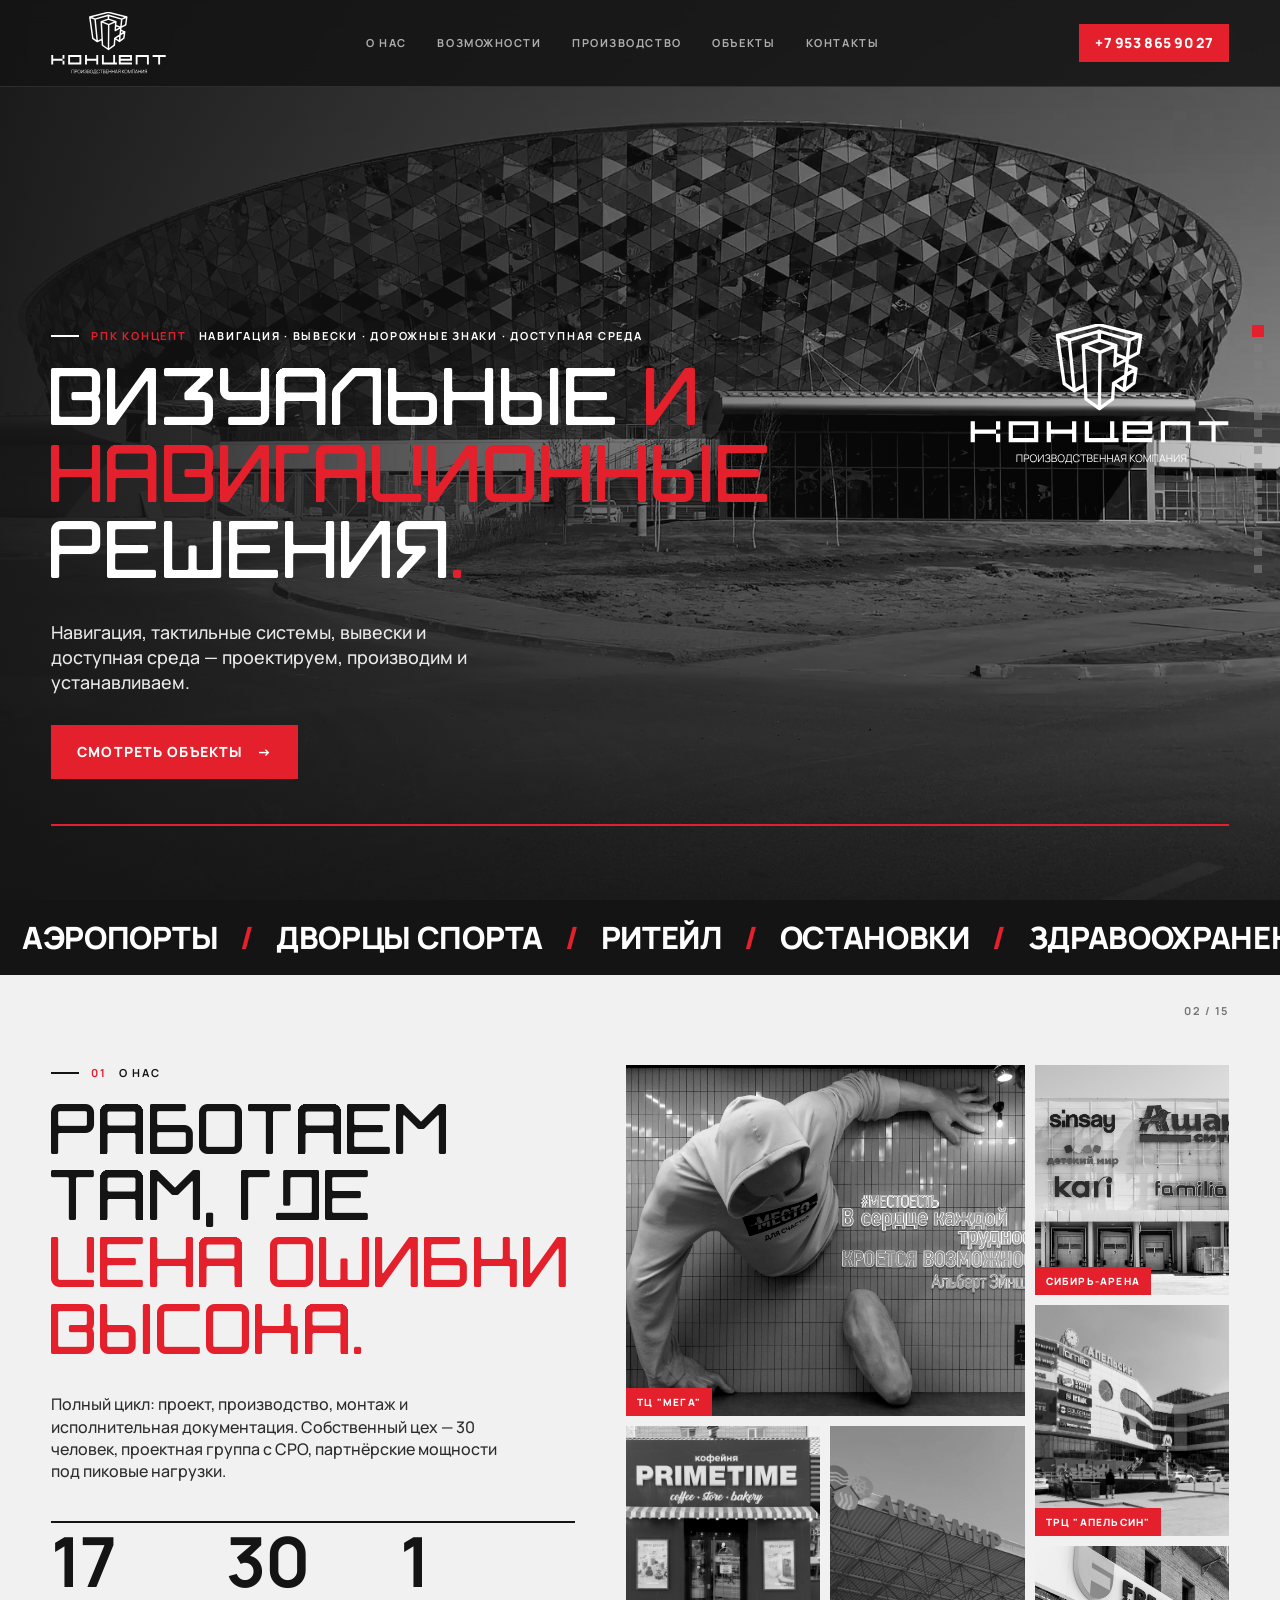
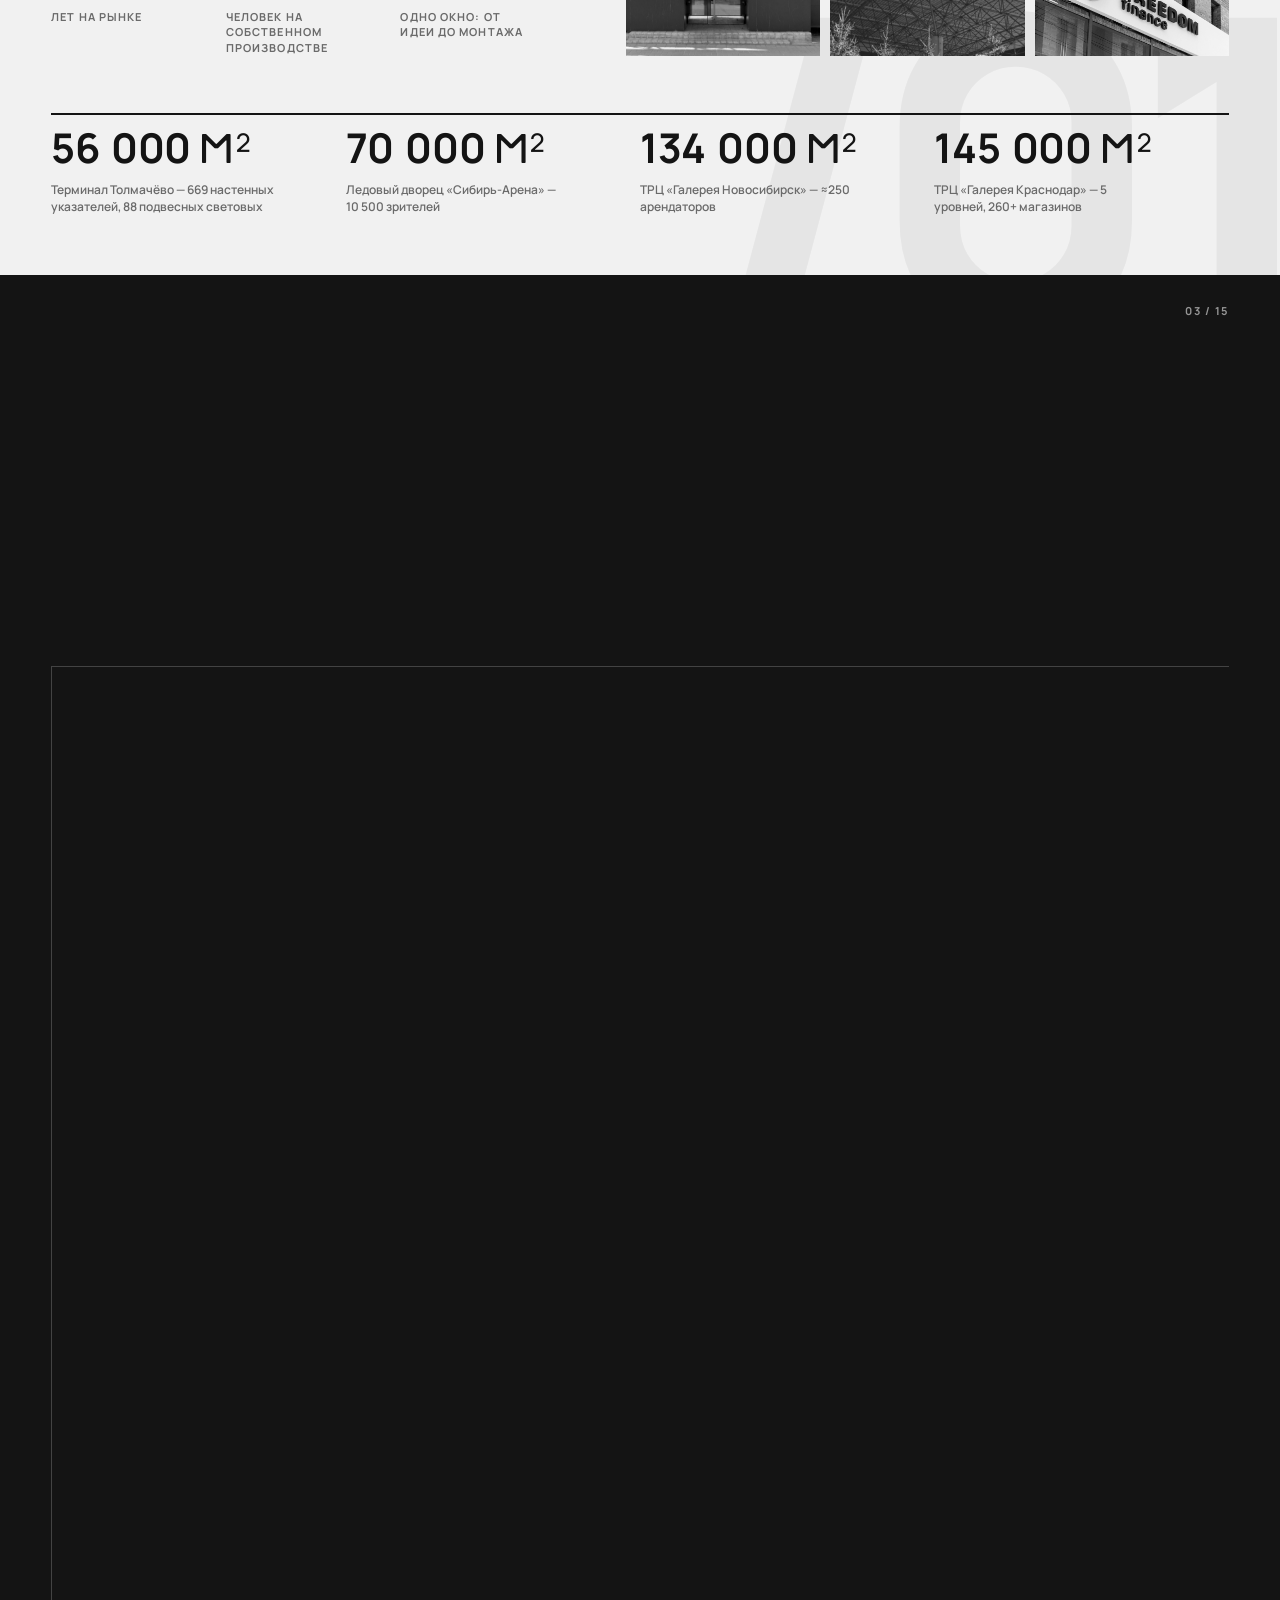
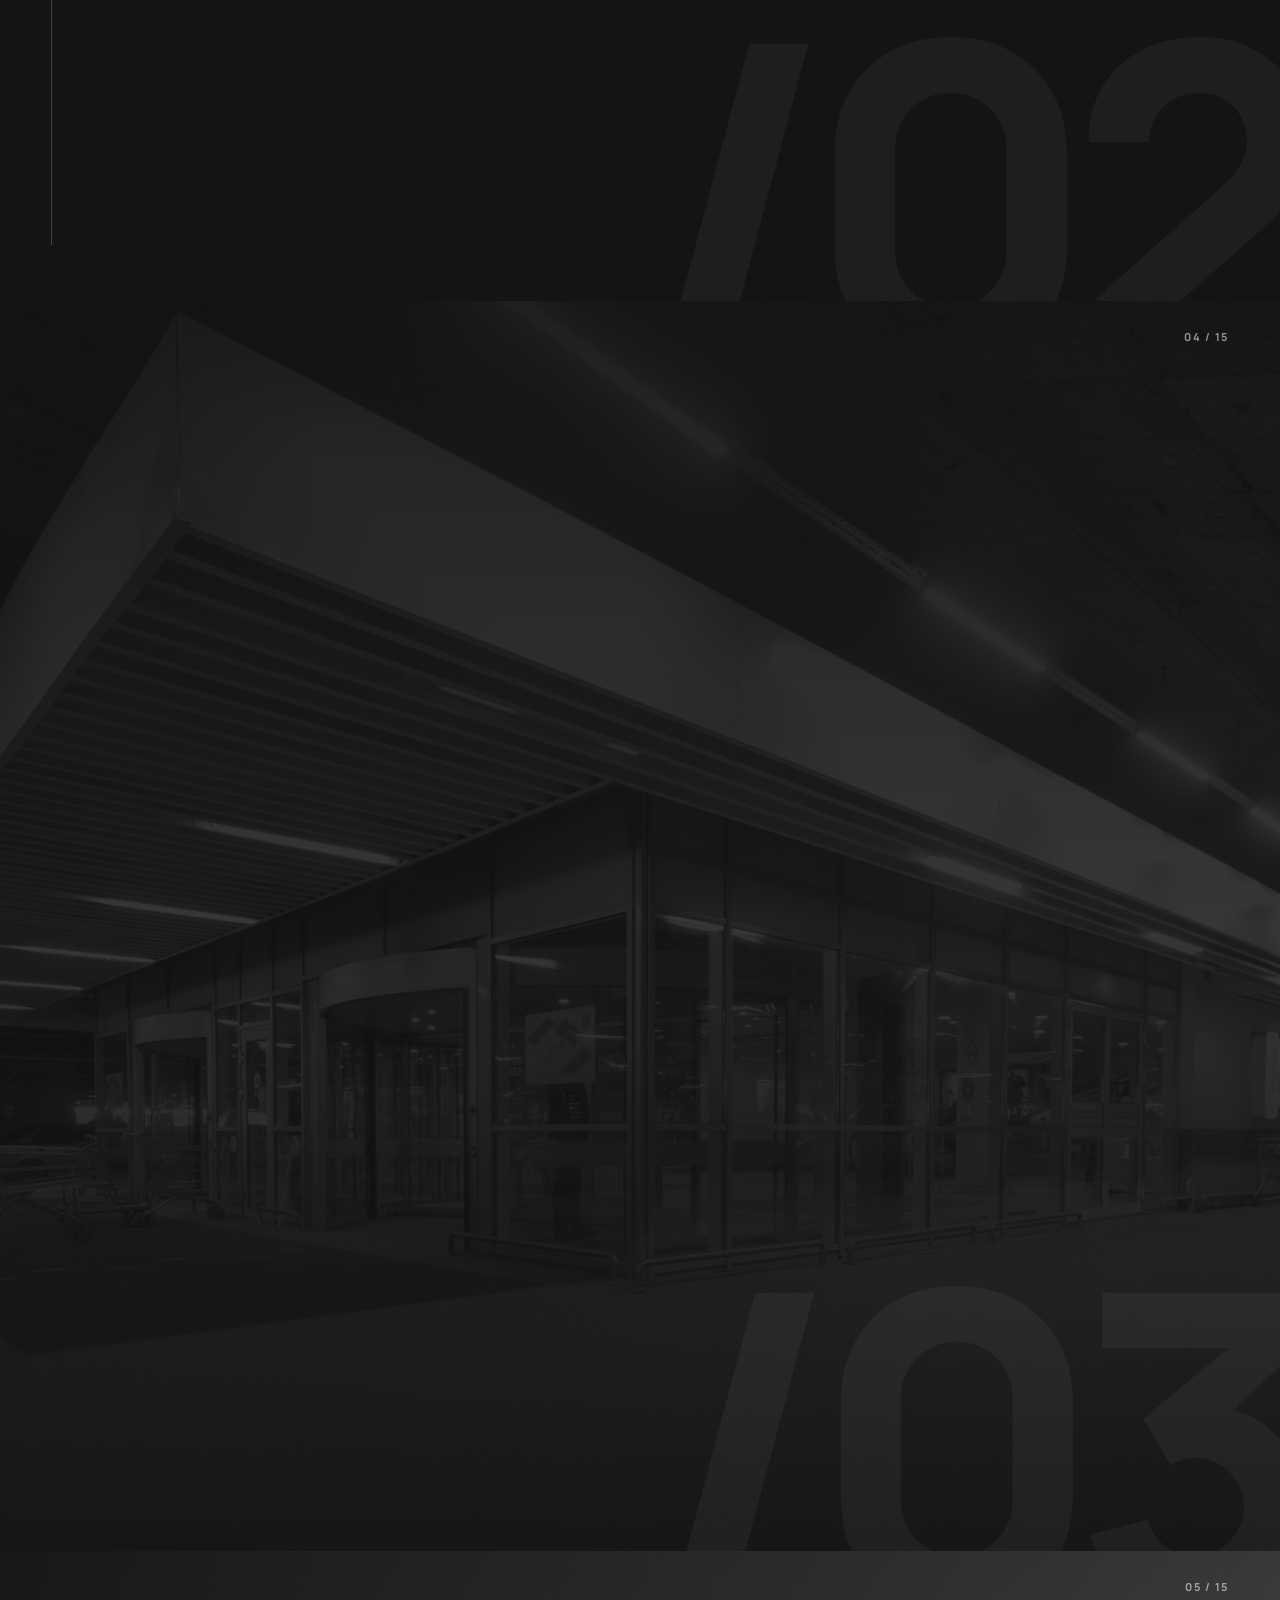
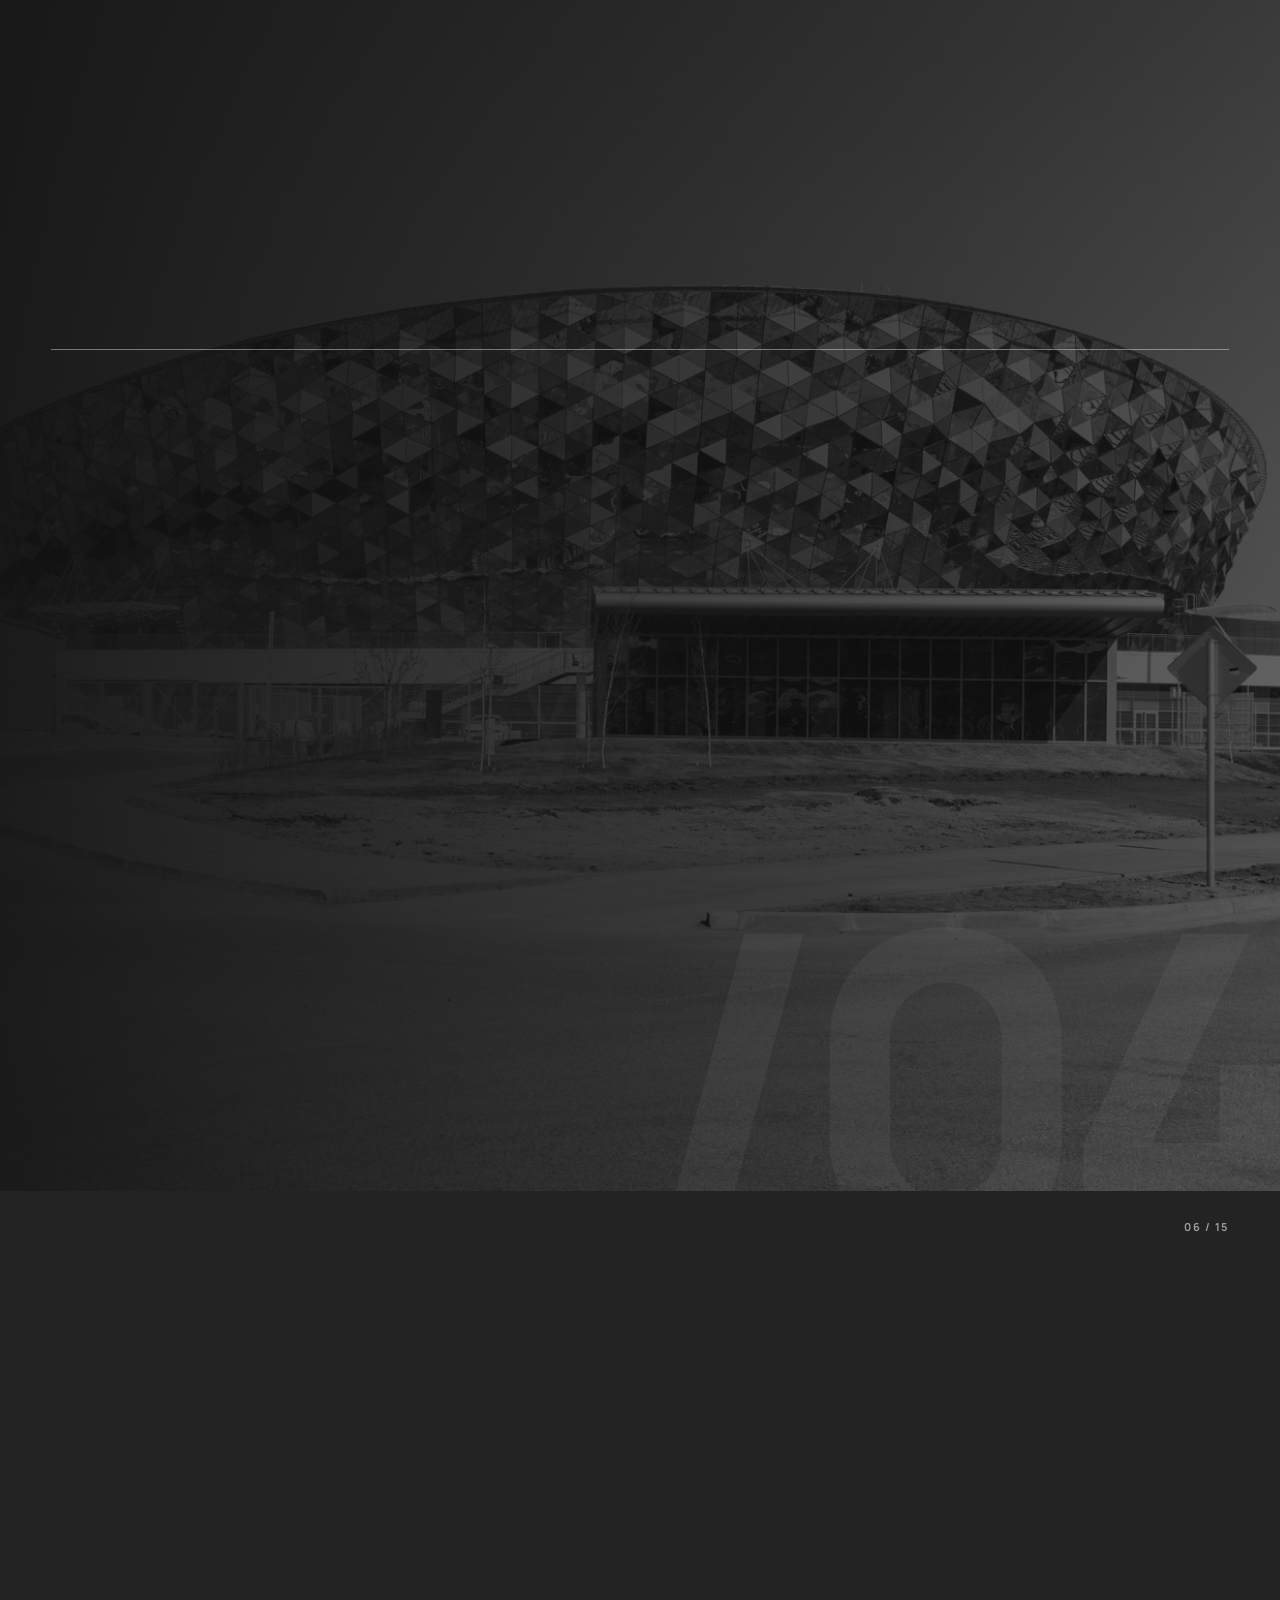
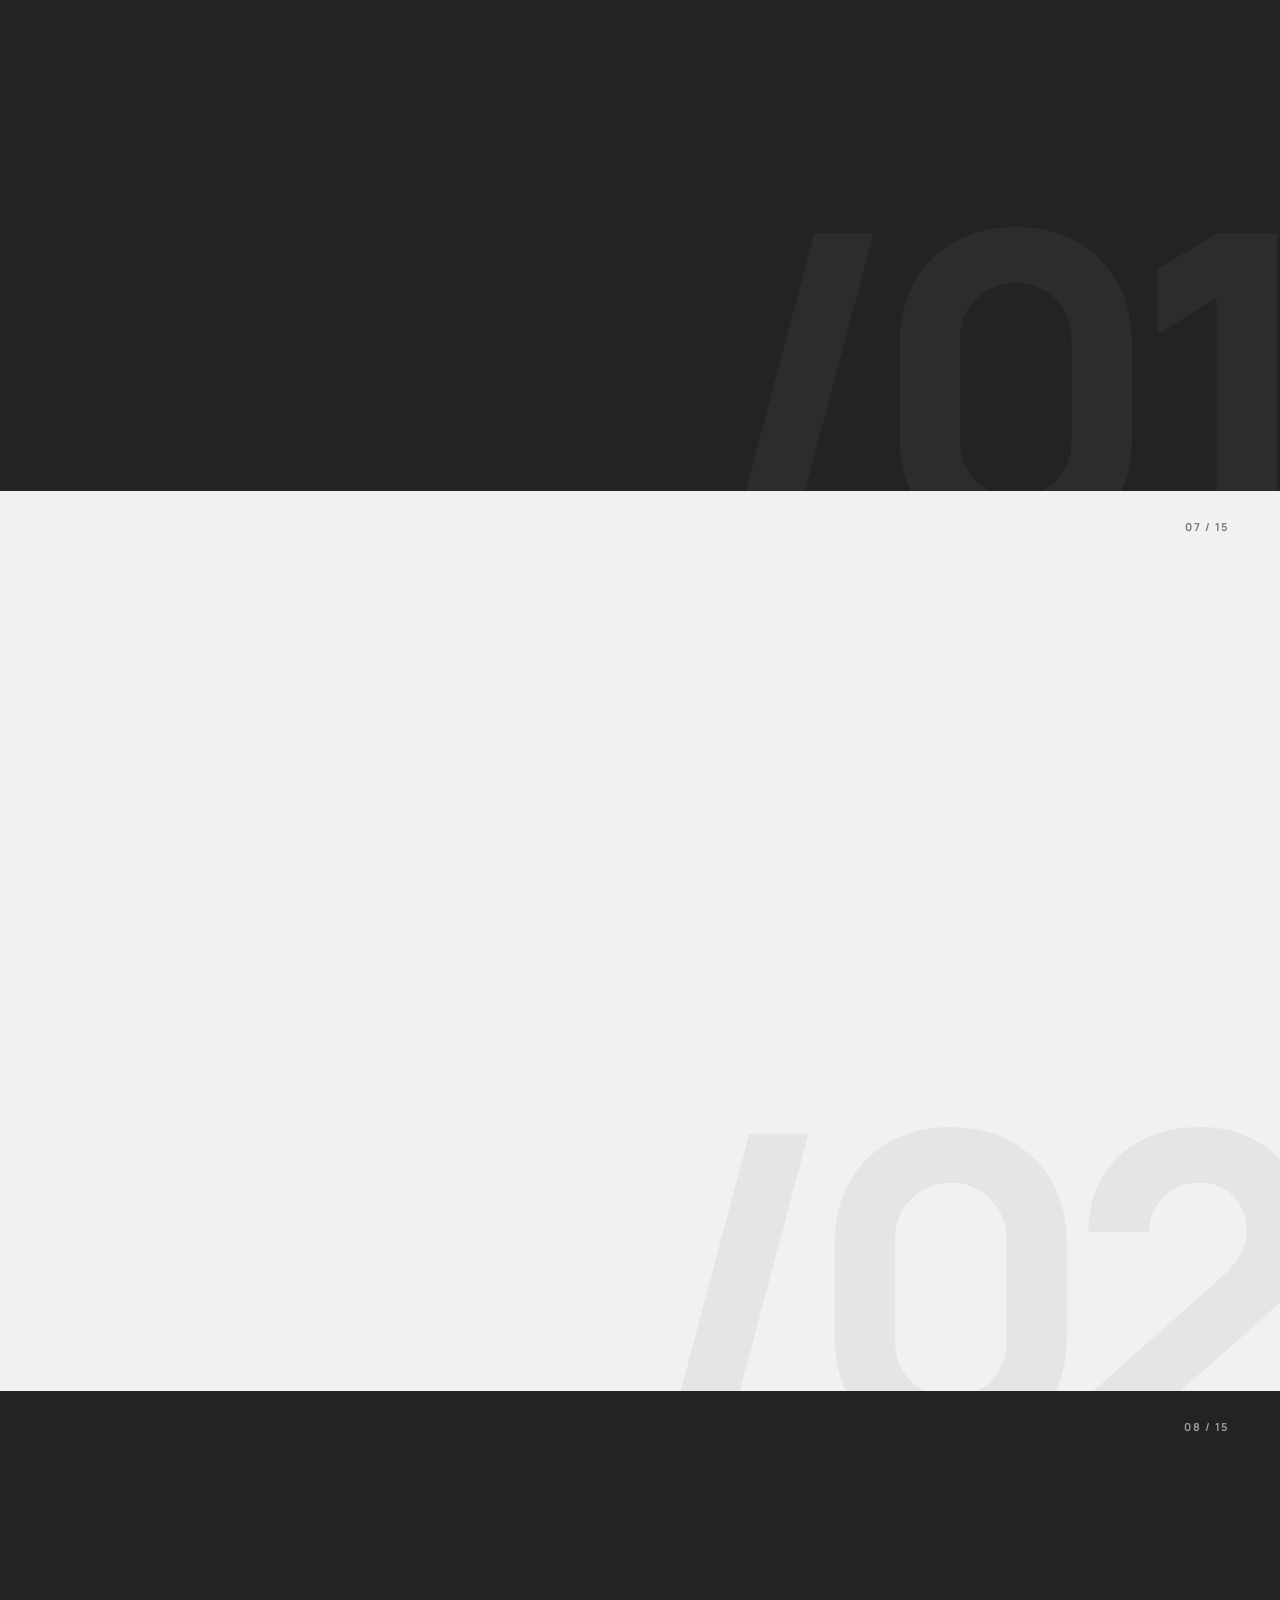
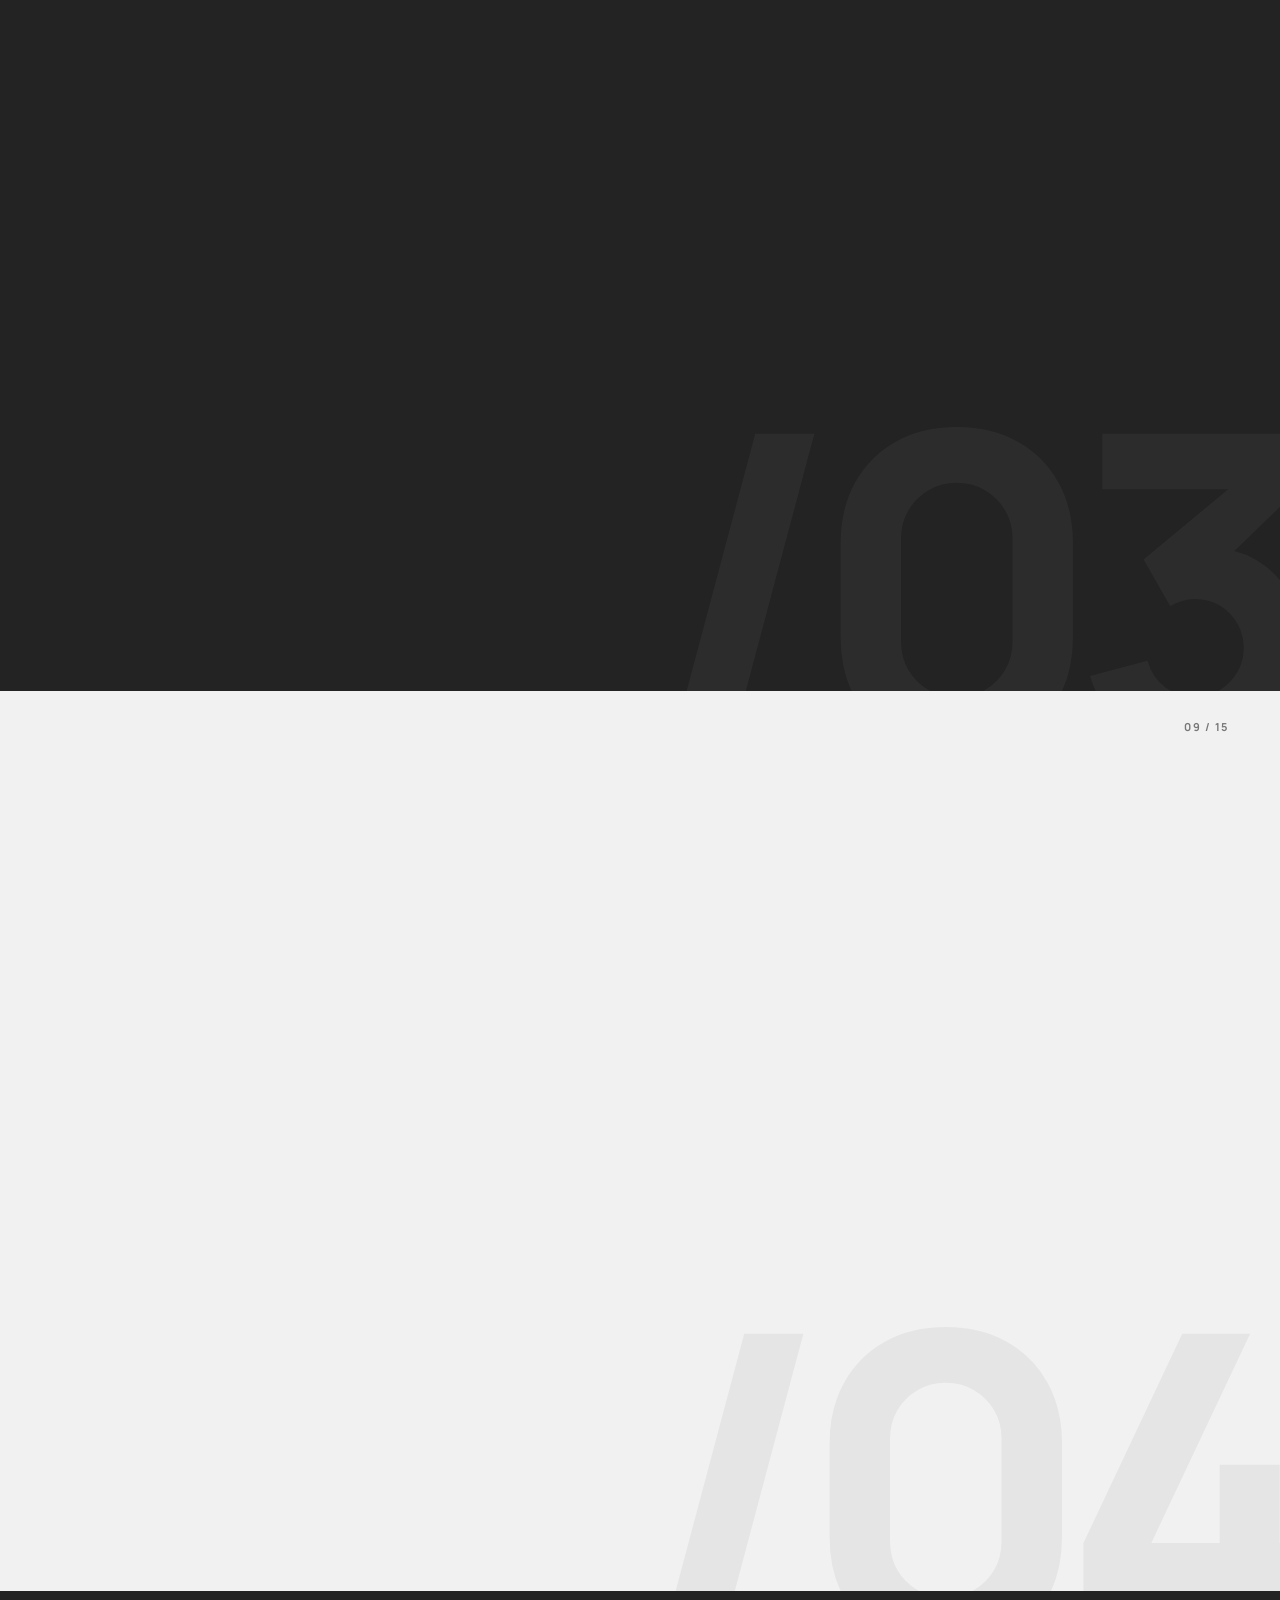
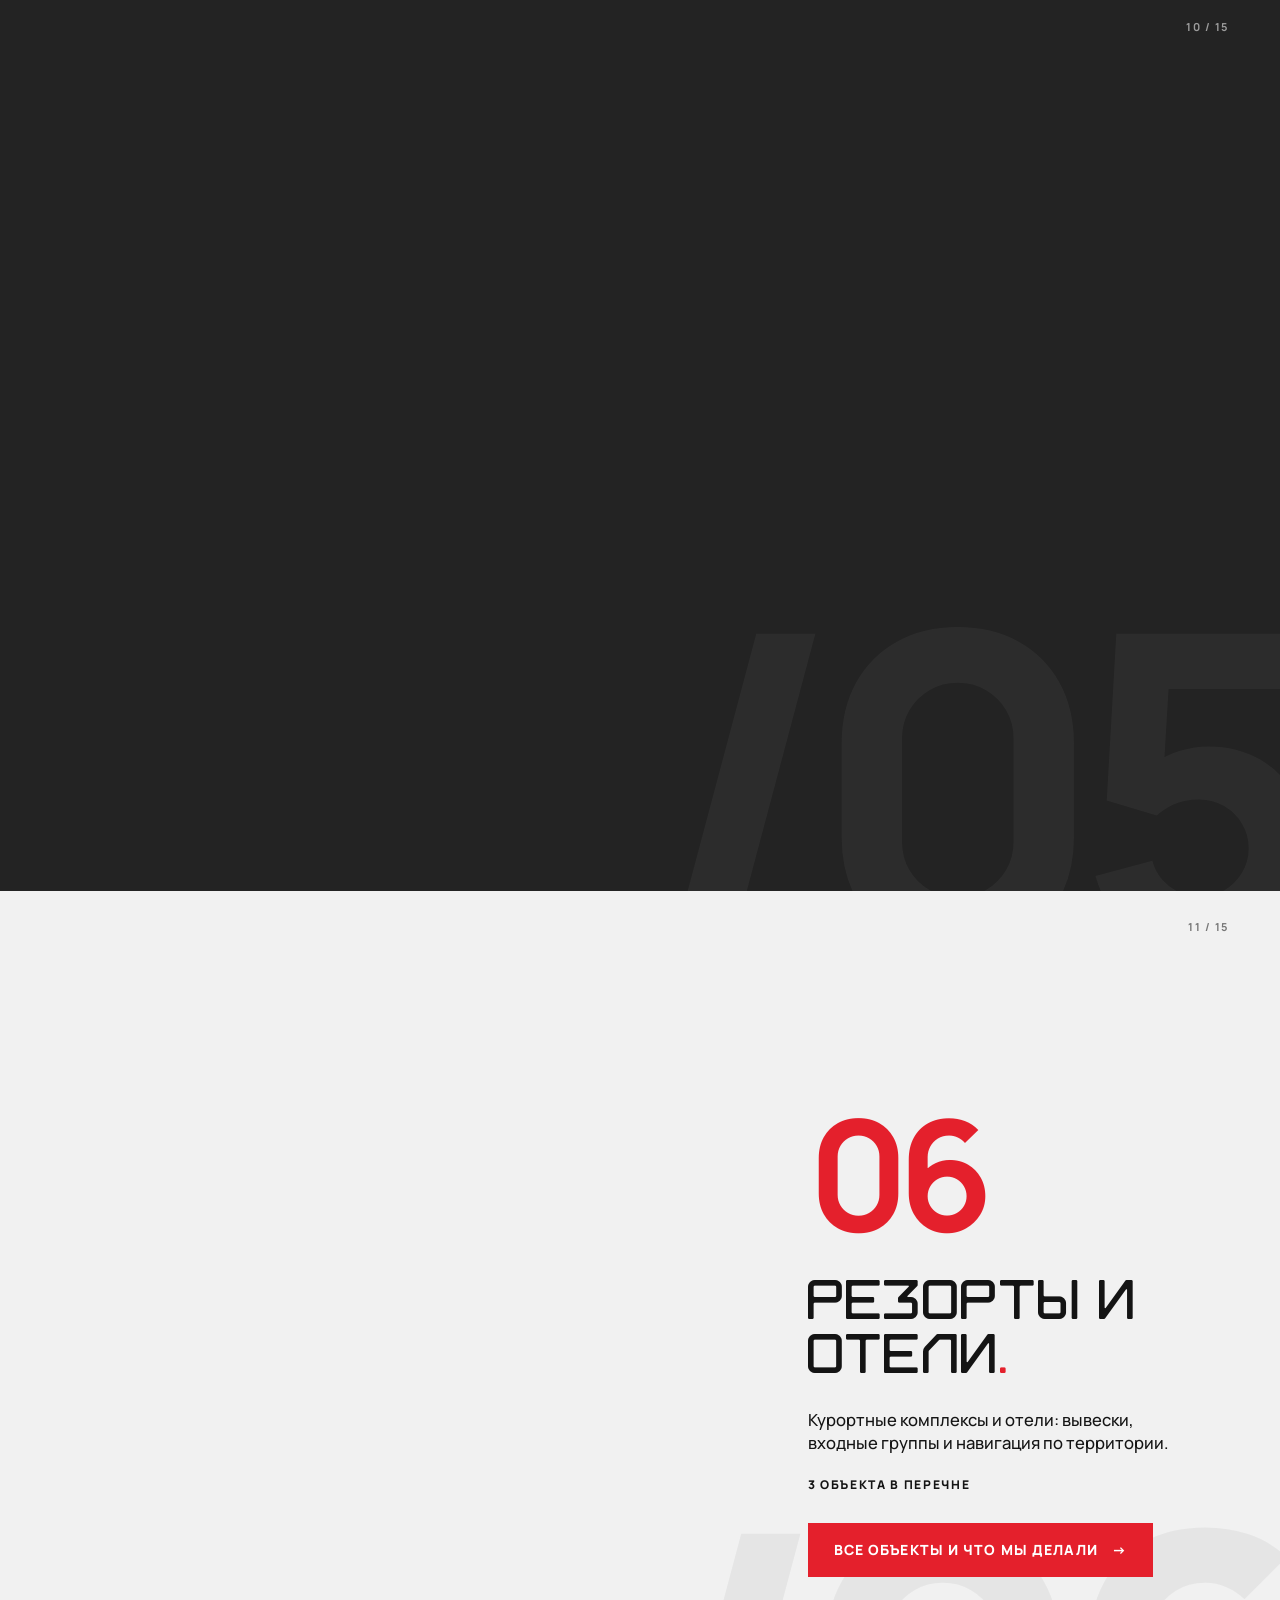
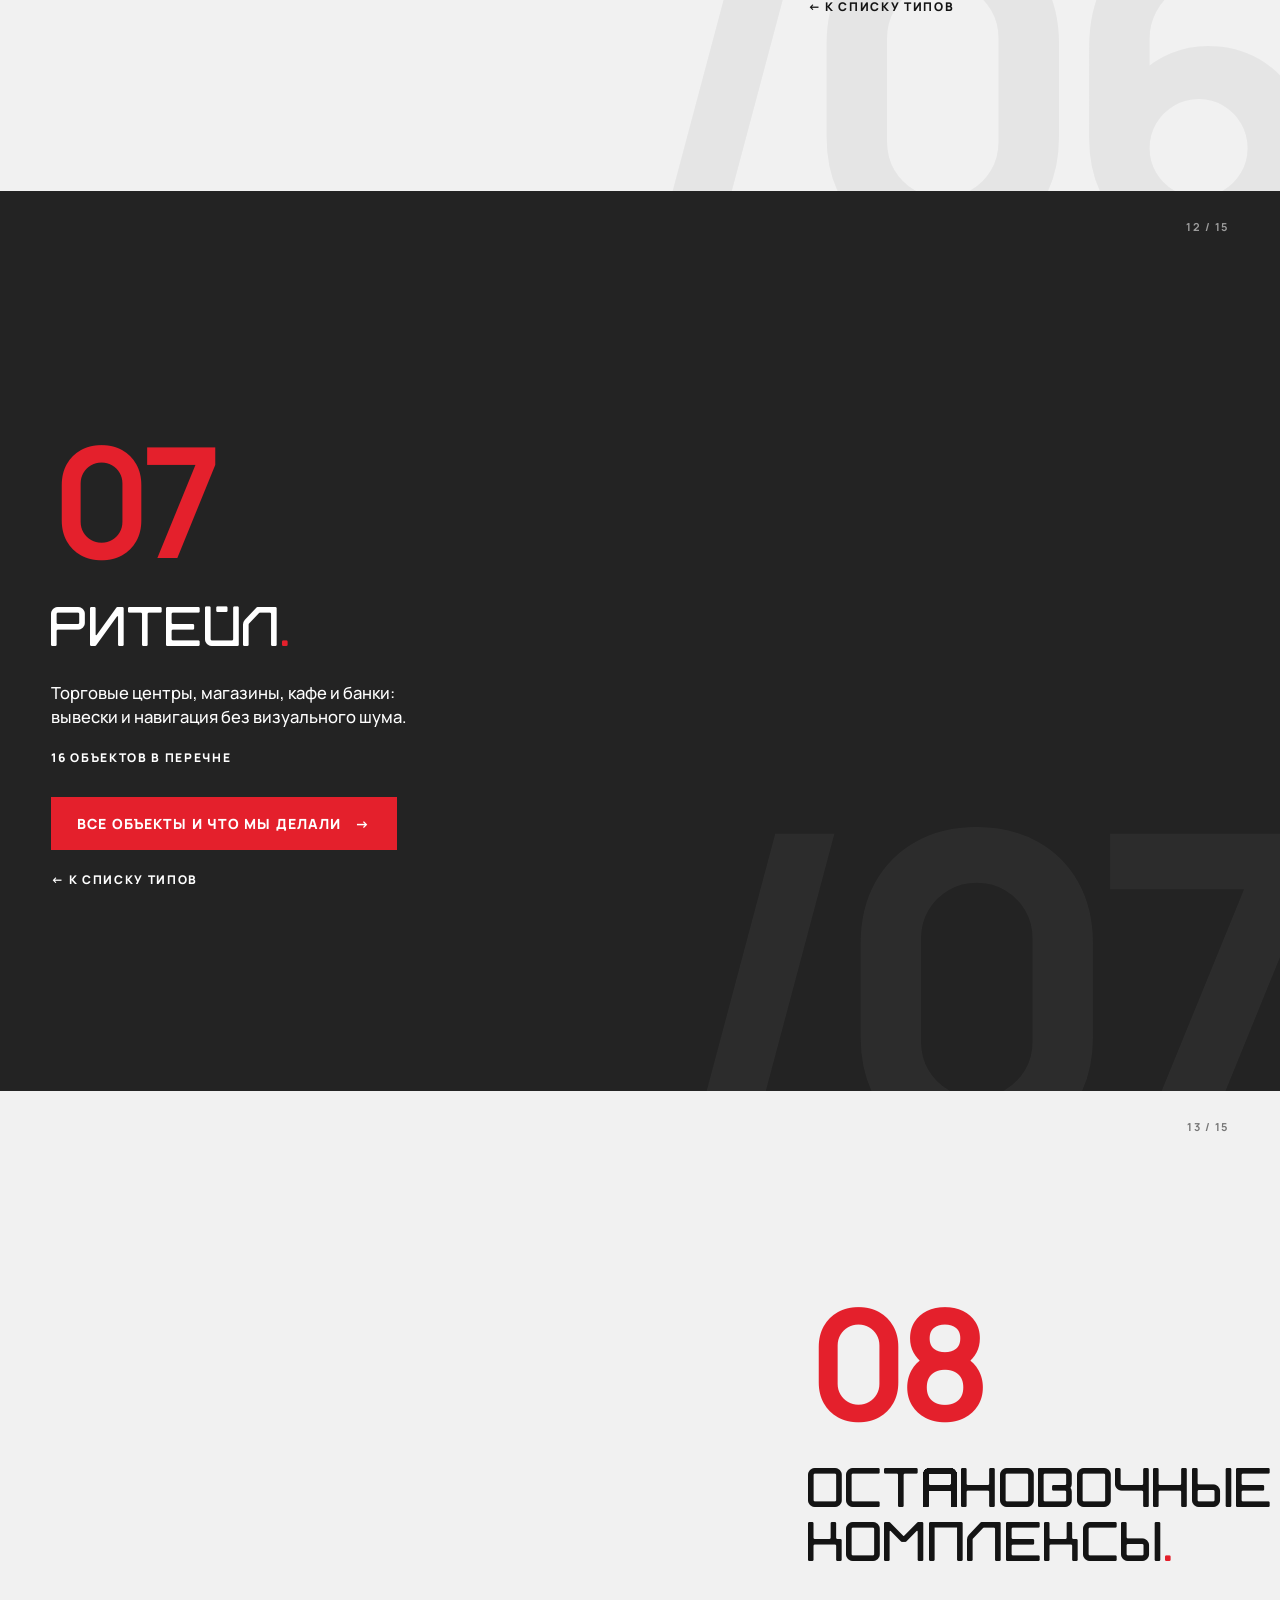
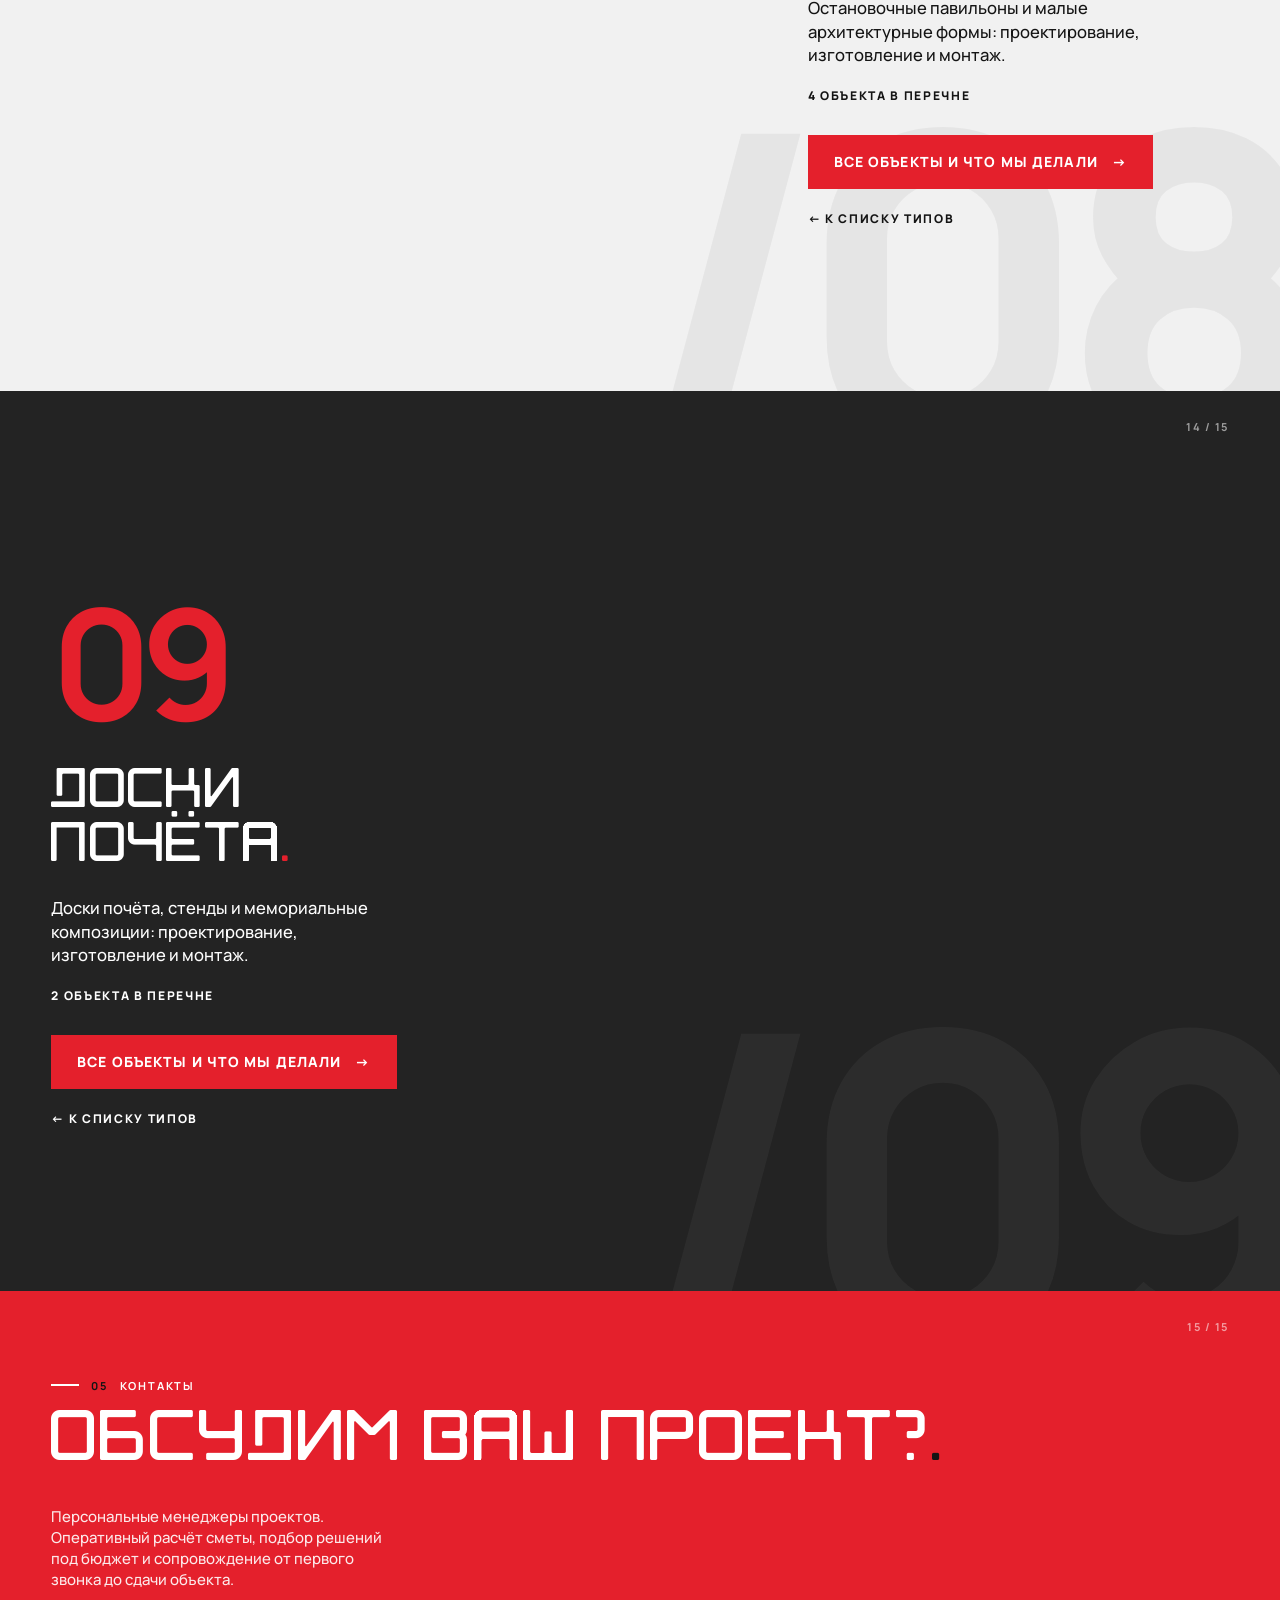
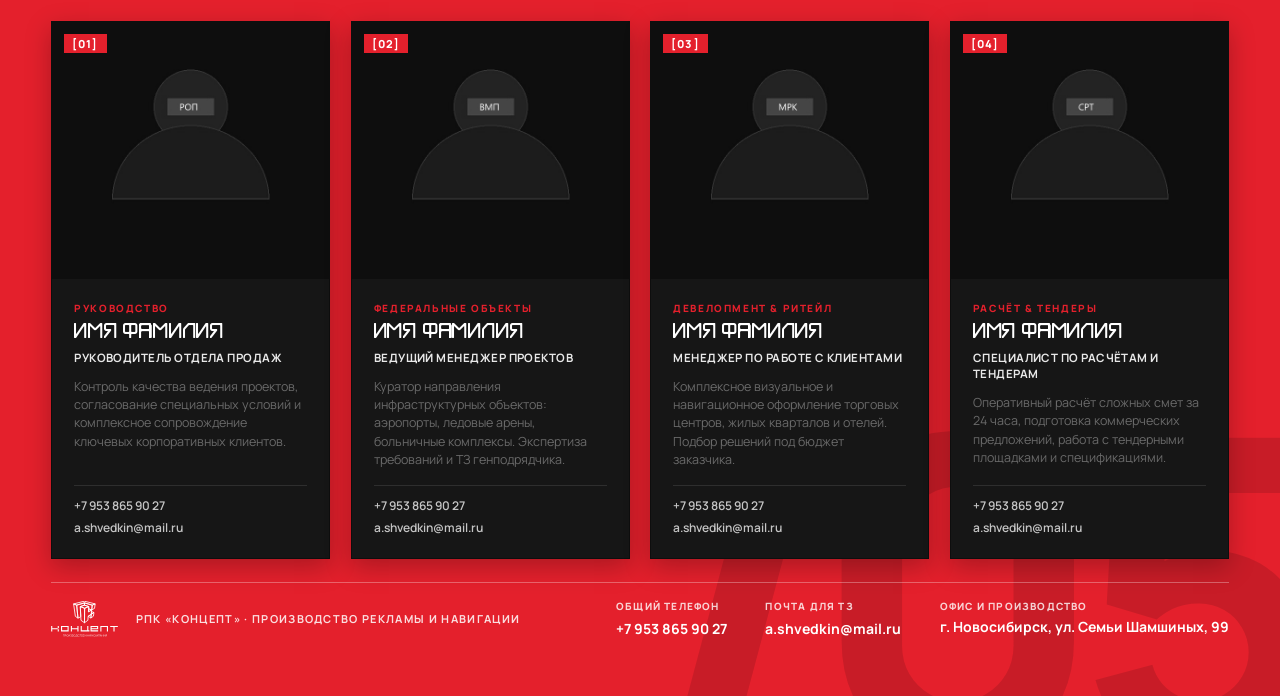
<file: index.html>
<!doctype html>
<html lang="ru">
<head>
<meta charset="utf-8">
<meta name="viewport" content="width=device-width,initial-scale=1">
<title>РПК Концепт ПРОИЗВОДСТВО РЕКЛАМНЫХ КОНСТРУКЦИЙ</title>
<meta name="description" content="РПК «Концепт»: проектирование, производство и монтаж навигации, рекламных конструкций и среды для доступности на крупных объектах.">
<link rel="preconnect" href="https://fonts.googleapis.com">
<link rel="preconnect" href="https://fonts.gstatic.com" crossorigin>
<link href="https://fonts.googleapis.com/css2?family=Manrope:wght@300;400;500;700;800&display=swap" rel="stylesheet">
<style>
:root{
  --red:#e4202c;       /* акцент */
  --black:#141414;     /* тёмные экраны */
  --dark:#232323;      /* графит */
  --gray:#6a6a6a;      /* второстепенный текст */
  --light:#f1f1f1;     /* светлые экраны */
  --white:#fff;
  --pad:clamp(20px,4vw,68px);
}
*{box-sizing:border-box;margin:0;padding:0}
html{scroll-behavior:smooth;-webkit-text-size-adjust:100%}
body{font-family:'Manrope',system-ui,sans-serif;background:var(--black);color:var(--white);overflow-x:hidden;line-height:1.4}
img{display:block;max-width:100%}
a{color:inherit;text-decoration:none}

/* ===== БАЗА ЭКРАНА ===== */
.sec{position:relative;min-height:100vh;padding:calc(var(--pad)*1.7) var(--pad) calc(var(--pad)*1.1);overflow:hidden;overflow:clip}
.sec>*{position:relative;z-index:2}
.sec::after{content:attr(data-g);position:absolute;right:-1.5vw;bottom:-5vw;z-index:0;font-size:34vw;font-weight:800;line-height:.8;letter-spacing:-.07em;color:rgba(255,255,255,.045);pointer-events:none;white-space:nowrap}
.bg-light{background:var(--light);color:var(--black)}
.bg-light::after{color:rgba(0,0,0,.05)}
.bg-red{background:var(--red);color:var(--white)}
.bg-red::after{color:rgba(0,0,0,.12)}
.bg-dark{background:var(--dark)}
.label{font-size:11px;font-weight:700;letter-spacing:.16em;text-transform:uppercase;display:flex;align-items:center;gap:12px}
.label::before{content:"";width:28px;height:2px;background:currentColor}
.label b{color:var(--red)}
.bg-red .label b{color:var(--black)}
h1,h2,h3{font-weight:800;letter-spacing:-.035em;line-height:.93;text-transform:uppercase}
h2{font-size:clamp(34px,min(5.6vw,10.5vh),104px)}
h2::after,h1::after{content:".";color:var(--red)}
.bg-red h2::after,.bg-red h1::after{color:var(--black)}
.pn{position:absolute;right:var(--pad);top:calc(var(--pad)*.55);z-index:3;font-size:11px;font-weight:700;letter-spacing:.14em;opacity:.55}
.rule{height:1px;background:currentColor;opacity:.25}

/* ===== ШАПКА ===== */
nav{position:fixed;inset:0 0 auto 0;z-index:50;display:flex;align-items:center;justify-content:space-between;padding:12px var(--pad);
  background:rgba(20,20,20,.86);backdrop-filter:blur(12px);-webkit-backdrop-filter:blur(12px);color:#fff;border-bottom:1px solid rgba(255,255,255,.1)}
nav .logo{height:62px}
nav ul{display:flex;gap:clamp(14px,2.4vw,38px);list-style:none;font-size:11px;font-weight:700;letter-spacing:.14em;text-transform:uppercase}
nav ul a{opacity:.65;transition:.2s;padding:6px 0;border-bottom:2px solid transparent}
nav ul a:hover,nav ul a.on{opacity:1;border-color:var(--red)}
nav .tel{font-weight:800;font-size:14px;padding:9px 16px;background:var(--red);color:#fff;letter-spacing:.02em;white-space:nowrap}
@media(max-width:980px){nav ul{display:none}}

/* ===== 00 ОБЛОЖКА ===== */
#hero{background:var(--black);color:#fff;display:flex;flex-direction:column;justify-content:flex-end;padding-top:calc(var(--pad)*2.1)}
#hero::after{display:none}
#hero .photo{position:absolute;inset:0;z-index:0}
#hero .photo video,#hero .photo img{width:100%;height:100%;object-fit:cover;filter:grayscale(1) contrast(1.15) brightness(.9)}
#hero .photo::after{content:"";position:absolute;inset:0;background:linear-gradient(90deg,rgba(20,20,20,.92) 0%,rgba(20,20,20,.55) 48%,rgba(20,20,20,.15) 100%),linear-gradient(0deg,rgba(20,20,20,.85) 0%,rgba(20,20,20,0) 45%)}
#hero .plate{position:absolute;top:calc(var(--pad)*2.1);right:var(--pad);z-index:3;background:none;padding:0;display:flex;flex-direction:column;gap:18px;align-items:flex-start}
#hero .plate img{height:clamp(96px,11vw,140px)}
#hero .plate span{font-size:11px;font-weight:700;letter-spacing:.14em;text-transform:uppercase;line-height:1.5}
#hero .txt{max-width:62%}
#hero h1{font-size:clamp(38px,min(6.4vw,12.5vh),116px);margin:24px 0 24px}
#hero h1 .k{color:var(--red)}
#hero p.lead{font-size:clamp(15px,1.4vw,20px);max-width:40ch;font-weight:500;opacity:.9}
.cta{display:inline-flex;align-items:center;gap:14px;margin-top:30px;padding:17px 26px;background:var(--red);color:#fff;font-weight:800;font-size:14px;letter-spacing:.08em;text-transform:uppercase;transition:.25s}
.cta:hover{background:#fff;color:var(--red)}
#hero .stats{position:relative;z-index:3;display:flex;gap:clamp(24px,5vw,80px);margin-top:clamp(28px,5vh,60px);padding-top:18px;border-top:2px solid var(--red)}
#hero .stats div{font-size:11px;font-weight:700;letter-spacing:.12em;text-transform:uppercase;line-height:1.4}
#hero .stats b{display:block;font-size:clamp(30px,3.4vw,56px);font-weight:800;letter-spacing:-.04em;line-height:1;margin-bottom:4px;text-transform:none}
@media(max-width:900px){#hero .txt{max-width:100%}#hero .plate{position:relative;top:auto;right:auto;align-self:flex-start;margin-bottom:24px}}

/* ===== ЛЕНТА ===== */
.marq{background:var(--black);color:#fff;overflow:hidden;white-space:nowrap;padding:16px 0;font-weight:800;font-size:clamp(18px,2.4vw,34px);letter-spacing:-.01em;text-transform:uppercase}
.marq div{display:inline-block;animation:mq 34s linear infinite}
.marq span{margin:0 22px}.marq i{font-style:normal;color:var(--red)}
@keyframes mq{to{transform:translateX(-50%)}}

/* ===== 01 О НАС ===== */
#about{display:grid;grid-template-columns:1fr 1.15fr;gap:var(--pad);align-content:center}
#about h2{margin:22px 0 24px}
#about h2 em{font-style:normal;color:var(--red)}
#about .lead{font-size:clamp(15px,1.25vw,19px);max-width:46ch;font-weight:500;color:#2c2c2c}
.facts{display:grid;grid-template-columns:repeat(3,1fr);margin-top:38px;border-top:2px solid var(--black)}
.facts div{padding:16px 16px 0 0}
.facts b{display:block;font-size:clamp(44px,5.4vw,92px);font-weight:800;letter-spacing:-.05em;line-height:.9}
.facts small{display:block;margin-top:8px;font-size:11px;font-weight:700;letter-spacing:.1em;text-transform:uppercase;color:var(--gray);max-width:18ch}
.mosaic{display:grid;grid-template-columns:repeat(6,1fr);grid-auto-rows:clamp(70px,8.6vw,136px);gap:10px}
.mosaic figure,.gal figure{position:relative;overflow:hidden;background:#2b2b2b}
.mosaic img,.gal img{width:100%;height:100%;object-fit:cover;filter:grayscale(1) contrast(1.08);transition:filter .5s,transform .9s cubic-bezier(.2,.7,.2,1)}
.mosaic figure:hover img,.gal figure:hover img{filter:grayscale(0) contrast(1);transform:scale(1.06)}
figcaption{position:absolute;left:0;bottom:0;padding:7px 11px;font-size:10px;font-weight:800;letter-spacing:.12em;text-transform:uppercase;background:var(--red);color:#fff}
.m1{grid-column:1/5;grid-row:1/4}.m2{grid-column:5/7;grid-row:1/3}.m3{grid-column:5/7;grid-row:3/5}.m4{grid-column:1/3;grid-row:4/6}.m5{grid-column:3/5;grid-row:4/6}.m6{grid-column:5/7;grid-row:5/6}
.objs{grid-column:1/-1;display:grid;grid-template-columns:repeat(4,1fr);border-top:2px solid var(--black);margin-top:6px}
.objs div{padding:18px 18px 0 0}
.objs b{display:block;font-size:clamp(26px,3.2vw,54px);font-weight:800;letter-spacing:-.04em;line-height:1}
.objs small{display:block;margin-top:8px;font-size:12px;font-weight:600;color:var(--gray);max-width:28ch}
@media(max-width:900px){#about{grid-template-columns:1fr}.objs{grid-template-columns:1fr 1fr}}

/* ===== 02 ВОЗМОЖНОСТИ ===== */
#cap{background:var(--black);position:relative}
.cap-head{display:flex;justify-content:space-between;align-items:flex-end;gap:30px;flex-wrap:wrap;margin-bottom:4.5vh}
.cap-head h2{margin-top:22px}
.cap-head p{max-width:34ch;font-size:15px;font-weight:500;opacity:.7}
.tiles{display:grid;grid-template-columns:repeat(4,1fr);border-top:1px solid rgba(255,255,255,.2);border-left:1px solid rgba(255,255,255,.2)}
.tile{position:relative;padding:24px 22px 22px;min-height:clamp(220px,23vw,310px);display:flex;flex-direction:column;justify-content:space-between;border-right:1px solid rgba(255,255,255,.2);border-bottom:1px solid rgba(255,255,255,.2);background:#121212;color:#fff;overflow:hidden;transition:border-color .3s,box-shadow .3s}
.tile:hover{border-color:var(--red);z-index:2;box-shadow:inset 0 0 0 1px var(--red)}
.tile-bg{position:absolute;inset:0;z-index:0;overflow:hidden;pointer-events:none}
.tile-bg img{width:100%;height:100%;object-fit:cover;filter:brightness(.95) contrast(1.04);transition:transform .6s cubic-bezier(.2,.7,.2,1),filter .4s ease}
.tile:hover .tile-bg img{filter:brightness(1.08) contrast(1.06);transform:scale(1.07)}
.tile-bg::after{content:"";position:absolute;inset:0;background:linear-gradient(180deg,rgba(0,0,0,.32) 0%,rgba(0,0,0,0) 25%,rgba(0,0,0,.15) 55%,rgba(10,10,10,.82) 80%,rgba(10,10,10,.95) 100%)}
.tile.big .tile-bg::after{background:linear-gradient(90deg,rgba(10,10,10,.85) 0%,rgba(10,10,10,.5) 42%,rgba(10,10,10,.1) 75%,transparent 100%),linear-gradient(180deg,transparent 45%,rgba(10,10,10,.85) 100%)}
.tile.full .tile-bg::after{background:linear-gradient(90deg,rgba(10,10,10,.85) 0%,rgba(10,10,10,.48) 45%,rgba(10,10,10,.05) 75%,transparent 100%),linear-gradient(180deg,transparent 45%,rgba(10,10,10,.8) 100%)}
.tile-content{position:relative;z-index:2;display:flex;flex-direction:column;justify-content:space-between;height:100%;width:100%}
.tile .n{position:relative;z-index:2;font-size:11px;font-weight:800;letter-spacing:.12em;color:#fff;background:var(--red);padding:4px 9px;display:inline-block;align-self:flex-start;line-height:1;margin-bottom:14px;box-shadow:0 2px 8px rgba(0,0,0,.5);transition:transform .2s}
.tile:hover .n{transform:scale(1.05)}
.tile h3{position:relative;z-index:2;font-size:clamp(17px,1.65vw,25px);line-height:1.15;margin-bottom:8px;text-transform:uppercase;color:#fff;text-shadow:0 2px 10px rgba(0,0,0,.95),0 0 20px rgba(0,0,0,.9)}
.tile p{position:relative;z-index:2;font-size:12.5px;font-weight:600;line-height:1.45;color:#fff;text-shadow:0 1px 8px rgba(0,0,0,.98),0 0 14px rgba(0,0,0,.95)}
.tile.big{grid-column:span 2}
.tile.full{grid-column:1/-1}
@media(max-width:1000px){.tiles{grid-template-columns:1fr 1fr}}
@media(max-width:560px){.tiles{grid-template-columns:1fr}.tile.big{grid-column:auto}.tile.full{grid-column:auto}}


/* ===== 03 КОМАНДА ===== */
#team{background:var(--black);display:flex;flex-direction:column;justify-content:space-between}
.team-head{display:flex;justify-content:space-between;align-items:flex-end;gap:30px;flex-wrap:wrap;margin-bottom:clamp(20px,3.5vh,36px)}
.team-head h2{margin-top:16px}
.team-head p{max-width:38ch;font-size:15px;font-weight:500;opacity:.7}
.team-grid{display:grid;grid-template-columns:repeat(4,1fr);gap:clamp(14px,1.6vw,26px);margin-top:auto}
.team-card{position:relative;background:#181818;border:1px solid rgba(255,255,255,.1);display:flex;flex-direction:column;transition:transform .3s ease,border-color .3s ease,box-shadow .3s ease;overflow:hidden}
.team-card:hover{transform:translateY(-6px);border-color:var(--red);box-shadow:0 16px 36px rgba(0,0,0,.6)}
.team-card::before{content:"";position:absolute;top:0;left:0;right:0;height:3px;background:transparent;transition:background .3s;z-index:3}
.team-card:hover::before{background:var(--red)}

.team-photo{position:relative;width:100%;aspect-ratio:4/3.7;overflow:hidden;background:#222}
.team-photo img{width:100%;height:100%;object-fit:cover;filter:grayscale(1) contrast(1.08);transition:filter .5s,transform .7s cubic-bezier(.2,.7,.2,1)}
.team-card:hover .team-photo img{filter:grayscale(0) contrast(1.02);transform:scale(1.05)}
.team-photo .team-num{position:absolute;top:12px;left:12px;z-index:2;background:var(--red);color:#fff;font-size:11px;font-weight:800;letter-spacing:.1em;padding:4px 8px;line-height:1}

.team-body{padding:clamp(16px,1.8vw,22px);display:flex;flex-direction:column;flex-grow:1}
.team-tag{font-size:10px;font-weight:800;letter-spacing:.16em;text-transform:uppercase;color:var(--red);margin-bottom:8px}
.team-name{font-size:clamp(18px,1.6vw,24px);line-height:1.05;margin-bottom:6px}
.team-role{font-size:11.5px;font-weight:700;letter-spacing:.04em;text-transform:uppercase;color:#fff;opacity:.9;margin-bottom:12px}
.team-desc{font-size:12.5px;line-height:1.45;color:var(--gray);margin-bottom:16px;flex-grow:1}
.team-contacts{border-top:1px solid rgba(255,255,255,.1);padding-top:12px;display:flex;flex-direction:column;gap:5px;font-size:12px;font-weight:600}
.team-contacts a{color:#fff;opacity:.75;transition:color .2s,opacity .2s}
.team-contacts a:hover{opacity:1;color:var(--red)}
.team-contacts span{opacity:.5;font-size:11px;letter-spacing:.04em;text-transform:uppercase}

@media(max-width:1050px){
  .team-grid{grid-template-columns:repeat(2,1fr)}
  .team-photo{aspect-ratio:16/10}
}
@media(max-width:580px){
  .team-grid{grid-template-columns:1fr}
  .team-photo{aspect-ratio:16/9}
}

/* ===== 03 ПРОИЗВОДСТВО ===== */
#production{background:var(--black);position:relative;display:flex;flex-direction:column;justify-content:space-between}
#production .bgphoto{position:absolute;inset:0;z-index:0;opacity:.42}
#production .bgphoto img{width:100%;height:100%;object-fit:cover;filter:grayscale(1) contrast(1.15)}
#production .bgphoto::after{content:"";position:absolute;inset:0;background:linear-gradient(180deg,rgba(20,20,20,.88) 0%,rgba(20,20,20,.65) 50%,rgba(20,20,20,.95) 100%)}
.prod-head{display:flex;justify-content:space-between;align-items:flex-end;gap:30px;flex-wrap:wrap;margin-bottom:clamp(20px,3.5vh,36px)}
.prod-head h2{margin-top:16px}
.prod-head p{max-width:38ch;font-size:15px;font-weight:500;opacity:.8}
.mach-grid{display:grid;grid-template-columns:repeat(6,1fr);gap:clamp(8px,1.1vw,16px);margin-top:auto}
.mach-card{position:relative;background:#ffffff;color:#141414;display:flex;flex-direction:column;box-shadow:0 16px 36px rgba(0,0,0,.5);transition:transform .3s ease,box-shadow .3s ease;overflow:hidden}
.mach-card:hover{transform:translateY(-6px);box-shadow:0 24px 50px rgba(0,0,0,.7)}
.mach-card::before{content:"";position:absolute;top:0;left:0;right:0;height:4px;background:var(--red);z-index:3}

.mach-img-wrap{position:relative;background:#ffffff;padding:16px 12px 10px;display:flex;align-items:center;justify-content:center;border-bottom:1px solid #ededed;aspect-ratio:16/11;overflow:hidden}
.mach-img-wrap img{width:100%;height:100%;object-fit:contain;background:#fff;transition:transform .4s cubic-bezier(.2,.7,.2,1)}
.mach-card:hover .mach-img-wrap img{transform:scale(1.05)}
.mach-tag{position:absolute;top:8px;left:8px;background:var(--red);color:#fff;font-size:9px;font-weight:800;letter-spacing:.1em;text-transform:uppercase;padding:3px 7px;line-height:1}

.mach-body{padding:clamp(12px,1.3vw,16px);display:flex;flex-direction:column;flex-grow:1;background:#fff}
.mach-num{font-size:10.5px;font-weight:800;letter-spacing:.12em;color:var(--red);margin-bottom:3px}
.mach-title{font-size:clamp(15px,1.2vw,19px);line-height:1.15;margin-bottom:4px;color:#141414}
.mach-model{font-size:11px;font-weight:700;letter-spacing:.04em;text-transform:uppercase;color:var(--red);margin-bottom:8px}
.mach-desc{font-size:11.5px;line-height:1.45;color:#555;margin-bottom:12px;flex-grow:1}
.mach-specs{list-style:none;border-top:1px solid #ededed;padding-top:8px;display:flex;flex-direction:column;gap:4px;font-size:10.5px;color:#777}
.mach-specs li{display:flex;justify-content:space-between;gap:6px}
.mach-specs b{color:#141414;font-weight:700}

@media(max-width:1450px){
  .mach-grid{grid-template-columns:repeat(3,1fr);gap:14px}
}
@media(max-width:850px){
  .mach-grid{grid-template-columns:repeat(2,1fr);gap:12px}
}
@media(max-width:550px){
  .mach-grid{grid-template-columns:1fr;gap:12px}
}

/* ===== 03 ОГЛАВЛЕНИЕ ОБЪЕКТОВ ===== */
#objs{background:var(--black);display:grid;grid-template-columns:1fr 1.2fr;gap:var(--pad);align-content:stretch}
#objs .bgphoto{position:absolute;inset:0;z-index:0;opacity:.5}
#objs .bgphoto img{width:100%;height:100%;object-fit:cover;filter:grayscale(1) contrast(1.15)}
#objs .bgphoto::after{content:"";position:absolute;inset:0;background:linear-gradient(90deg,rgba(20,20,20,.92) 0%,rgba(20,20,20,.35) 100%)}
#objs h2{grid-column:2;text-align:right;margin:22px 0 0;font-size:clamp(40px,min(7.2vw,13vh),130px);align-self:start}
#objs .label{grid-column:2;justify-content:flex-end}
.idx{grid-column:1/-1;align-self:end;border-top:1px solid rgba(255,255,255,.4)}
.idx a{display:grid;grid-template-columns:90px 1fr auto;align-items:center;gap:16px;padding:clamp(12px,2.2vh,22px) 0;border-bottom:1px solid rgba(255,255,255,.4);transition:.25s}
.idx a:hover{background:var(--red);padding-left:18px;padding-right:18px}
.idx .n{font-size:12px;font-weight:800;letter-spacing:.12em;color:var(--red)}
.idx a:hover .n{color:#fff}
.idx b{font-size:clamp(20px,2.6vw,42px);font-weight:800;letter-spacing:-.03em;text-transform:uppercase}
.idx i{font-style:normal;font-size:22px}
@media(max-width:800px){#objs{grid-template-columns:1fr}#objs h2,#objs .label{grid-column:1;text-align:left;justify-content:flex-start}}

/* ===== ТИПЫ ОБЪЕКТОВ ===== */
.cat{display:grid;grid-template-columns:minmax(300px,.8fr) 2fr;gap:var(--pad);align-content:center}
.cat .rail{border-top:2px solid currentColor;padding-top:18px}
.cat .big-n{font-size:clamp(70px,9vw,160px);font-weight:800;letter-spacing:-.07em;line-height:.8;color:var(--red);margin:6px 0 22px}
.cat h2{font-size:clamp(28px,min(3.4vw,7vh),58px);hyphens:auto;overflow-wrap:break-word}
.cat .desc{font-size:14px;max-width:34ch;font-weight:500;margin-top:20px;opacity:.78}
.cat ul{list-style:none;margin-top:22px;font-size:13px;font-weight:700}
.cat li{padding:10px 0;border-top:1px solid rgba(128,128,128,.5);display:flex;justify-content:space-between;gap:12px}
.cat li span{opacity:.6;font-weight:600;white-space:nowrap}
.cat.bg-dark{background:var(--dark)}
.gal{display:grid;grid-template-columns:repeat(6,1fr);grid-auto-rows:clamp(80px,10.2vw,166px);gap:10px;grid-auto-flow:dense}
.w2{grid-column:span 2}.w3{grid-column:span 3}.w4{grid-column:span 4}.h2{grid-row:span 2}.h3{grid-row:span 3}
.ph{position:relative;display:flex;align-items:flex-end;padding:14px;font-size:11px;font-weight:800;letter-spacing:.14em;text-transform:uppercase;color:#888;
  background:repeating-linear-gradient(135deg,#d8d8d8 0 2px,transparent 2px 14px),#e9e9e9;border:1px solid #cfcfcf}
.bg-dark .ph,.cat:not(.bg-light) .ph{background:repeating-linear-gradient(135deg,#3a3a3a 0 2px,transparent 2px 14px),#2b2b2b;border-color:#444;color:#8d8d8d}
.ph.red{background:var(--red);color:#fff;border:0}
@media(max-width:900px){.cat{grid-template-columns:1fr}.gal{grid-auto-rows:22vw}}
@media(max-width:560px){.gal{grid-template-columns:repeat(2,1fr);grid-auto-rows:34vw}.gal .w2,.gal .w3,.gal .w4{grid-column:span 2}}

/* ===== КОНТАКТЫ ===== */
#contact{background:var(--red);color:#fff;display:flex;flex-direction:column;justify-content:space-between}
#contact .team-head h2{margin-top:16px}
#contact .team-head p{color:rgba(255,255,255,.9)}
#contact .team-card{background:#161616;border:1px solid rgba(0,0,0,.35);box-shadow:0 8px 24px rgba(0,0,0,.25)}
#contact .team-card:hover{transform:translateY(-6px);border-color:#fff;box-shadow:0 18px 40px rgba(0,0,0,.45)}
#contact .team-card:hover::before{background:#fff}
.contact-footer{border-top:1px solid rgba(255,255,255,.3);margin-top:clamp(16px,2.5vh,30px);padding-top:16px;display:flex;justify-content:space-between;align-items:center;flex-wrap:wrap;gap:20px}
.cf-brand{display:flex;align-items:center;gap:18px}
.cf-brand img{height:36px}
.cf-brand span{font-size:11px;font-weight:700;letter-spacing:.12em;text-transform:uppercase;color:rgba(255,255,255,.85)}
.cf-info{display:flex;gap:clamp(18px,3vw,42px);flex-wrap:wrap}
.cf-info small{display:block;font-size:10px;font-weight:800;letter-spacing:.12em;text-transform:uppercase;color:rgba(255,255,255,.8);margin-bottom:4px}
.cf-info a,.cf-info p{font-size:14px;font-weight:700;color:#fff}
.cf-info a:hover{color:#141414}
@media(max-width:760px){.contact-footer{flex-direction:column;align-items:flex-start}.cf-info{flex-direction:column;gap:12px}}

/* ===== появление ===== */
.rv{opacity:0;transform:translateY(36px);transition:opacity .9s cubic-bezier(.2,.7,.2,1),transform .9s cubic-bezier(.2,.7,.2,1)}
.rv.in{opacity:1;transform:none}
.d1{transition-delay:.1s}.d2{transition-delay:.2s}.d3{transition-delay:.3s}
@media(prefers-reduced-motion:reduce){.rv{opacity:1;transform:none;transition:none}.marq div{animation:none}}

/* ===== прогресс и точки ===== */
#bar{position:fixed;top:0;left:0;height:3px;width:0;background:var(--red);z-index:60}
.pager{position:fixed;right:18px;top:50%;transform:translateY(-50%);z-index:40;display:flex;flex-direction:column;gap:9px}
.pager a{width:8px;height:8px;background:rgba(128,128,128,.6);transition:.25s}
.pager a.on{background:var(--red);transform:scale(1.5)}
@media(max-width:900px){.pager{display:none}}

body.shot nav,body.shot .pager,body.shot #bar{display:none}
@page{size:1600px 900px;margin:0}
@media print{
  nav,.pager,#bar,.marq{display:none}.rv{opacity:1!important;transform:none!important;transition:none!important}
  .sec{height:900px;min-height:0;break-after:page;page-break-after:always;overflow:hidden}
  *{-webkit-print-color-adjust:exact;print-color-adjust:exact}
}

/* ===== слайд типа объектов (переход из оглавления) ===== */
.tcover{display:grid;grid-template-columns:minmax(340px,.9fr) 1.3fr;padding:0!important;min-height:100vh;background:var(--dark);color:var(--beige,#fff)}
.tcover.bg-light{background:var(--light);color:var(--black)}
.tcover.rev{grid-template-columns:1.3fr minmax(340px,.9fr)}
.tcover.rev .tc-txt{order:2}
.tcover .tc-txt{padding:calc(var(--pad)*2.3) var(--pad) var(--pad);display:flex;flex-direction:column;justify-content:center;align-items:flex-start}
.tcover .big-n{font-size:clamp(90px,12vw,200px);font-weight:800;letter-spacing:-.07em;line-height:.8;color:var(--red);margin-bottom:24px}
.tcover h2{font-size:clamp(34px,min(4.4vw,8vh),76px);line-height:.95}
.tcover .desc{margin-top:22px;font-size:clamp(15px,1.3vw,19px);max-width:36ch;font-weight:500;opacity:.8}
.tcover .cnt{margin-top:22px;font-size:12px;font-weight:800;letter-spacing:.14em;text-transform:uppercase;opacity:.6}
.tcover .cta{margin-top:30px}
.tcover .back{margin-top:22px;font-size:12px;font-weight:800;letter-spacing:.14em;text-transform:uppercase;opacity:.6}
.tcover .back:hover{opacity:1;color:var(--red)}
.tcover .tc-img{position:relative;min-height:56vh;overflow:hidden;background:#2b2b2b}
.tcover .tc-img img{width:100%;height:100%;object-fit:cover;filter:grayscale(1) contrast(1.08);transition:filter .6s,transform 1s}
.tcover:hover .tc-img img{filter:grayscale(0);transform:scale(1.03)}
.tcover .tc-img .phx{position:absolute;inset:0;display:flex;align-items:flex-end;padding:22px;font-size:12px;font-weight:800;letter-spacing:.14em;text-transform:uppercase;color:#8d8d8d;background:repeating-linear-gradient(135deg,#3a3a3a 0 2px,transparent 2px 16px),#2d2d2d}
.tcover.bg-light .tc-img .phx{color:#8a8a8a;background:repeating-linear-gradient(135deg,#d6d6d6 0 2px,transparent 2px 16px),#ebebeb}
@media(max-width:900px){.tcover,.tcover.rev{grid-template-columns:1fr}.tcover.rev .tc-txt{order:0}.tcover .tc-img{min-height:42vh}}
</style>
<link rel="stylesheet" href="assets/accent.css">
<link rel="stylesheet" href="assets/motion.css?v=2">
</head>
<body>
<div id="bar"></div>

<nav>
  <a href="#hero"><img class="logo" src="assets/logo-white.svg" alt="Концепт"></a>
  <ul>
    <li><a href="#about">О нас</a></li>
    <li><a href="#cap">Возможности</a></li>
    <li><a href="#production">Производство</a></li>
    <li><a href="#objs">Объекты</a></li>
    <li><a href="#contact">Контакты</a></li>
  </ul>
  <a class="tel" href="tel:+79538659027">+7 953 865 90 27</a>
</nav>

<div class="pager" id="pager"></div>

<!-- 00 ОБЛОЖКА -->
<section class="sec" id="hero" data-s>
  <div class="photo"><video autoplay muted loop playsinline preload="auto" poster="video/hero-poster.jpg"><source src="video/hero.mp4" type="video/mp4"></video></div>
  <div class="plate"><img src="assets/logo-white.svg" alt="Концепт"></div>
  <div class="txt">
    <div class="label rv"><b>РПК Концепт</b> Навигация · Вывески · Дорожные знаки · Доступная среда</div>
    <h1 class="rv d1">Визуальные <span class="k">и навигационные</span> решения</h1>
    <p class="lead rv d2">Навигация, тактильные системы, вывески и доступная среда — проектируем, производим и устанавливаем.</p>
    <a class="cta rv d3" href="#objs">Смотреть объекты <span>→</span></a>
  </div>
  <div class="stats rv d3">
  </div>
</section>

<div class="marq"><div>
  <span>Аэропорты</span><i>/</i><span>Дворцы спорта</span><i>/</i><span>Ритейл</span><i>/</i><span>Остановки</span><i>/</i><span>Здравоохранение</span><i>/</i><span>Образование</span><i>/</i><span>Жилые комплексы</span><i>/</i><span>Резорты и отели</span><i>/</i>
  <span>Аэропорты</span><i>/</i><span>Дворцы спорта</span><i>/</i><span>Ритейл</span><i>/</i><span>Остановки</span><i>/</i><span>Здравоохранение</span><i>/</i><span>Образование</span><i>/</i><span>Жилые комплексы</span><i>/</i><span>Резорты и отели</span><i>/</i>
</div></div>

<!-- 01 О НАС -->
<section class="sec bg-light" id="about" data-s data-g="/01">
  <div>
    <div class="label rv"><b>01</b> О нас</div>
    <h2 class="rv d1">Работаем там, где <em>цена ошибки высока</em></h2>
    <p class="lead rv d2">Полный цикл: проект, производство, монтаж и исполнительная документация. Собственный цех — 30 человек, проектная группа с СРО, партнёрские мощности под пиковые нагрузки.</p>
    <div class="facts rv d3">
      <div><b>17</b><small>лет на рынке</small></div>
      <div><b>30</b><small>человек на собственном производстве</small></div>
      <div><b>1</b><small>одно окно: от идеи до монтажа</small></div>
    </div>
  </div>
  <div class="mosaic rv d2">
    <figure class="m1"><img src="img/002.jpg" alt=""><figcaption>ТЦ "МЕГА"</figcaption></figure>
    <figure class="m2"><img src="img/001.jpg" alt=""><figcaption>Сибирь-Арена</figcaption></figure>
    <figure class="m3"><img src="img/006.jpg" alt=""><figcaption>ТРЦ "АПЕЛЬСИН"</figcaption></figure>
    <figure class="m4"><img src="img/004.jpg" alt=""></figure>
    <figure class="m5"><img src="img/003.jpg" alt=""></figure>
    <figure class="m6"><img src="img/007.jpg" alt=""></figure>
  </div>
  <div class="objs rv">
    <div><b>56 000 м²</b><small>Терминал Толмачёво — 669 настенных указателей, 88 подвесных световых</small></div>
    <div><b>70 000 м²</b><small>Ледовый дворец «Сибирь-Арена» — 10 500 зрителей</small></div>
    <div><b>134 000 м²</b><small>ТРЦ «Галерея Новосибирск» — ≈250 арендаторов</small></div>
    <div><b>145 000 м²</b><small>ТРЦ «Галерея Краснодар» — 5 уровней, 260+ магазинов</small></div>
  </div>
</section>

<!-- 02 ВОЗМОЖНОСТИ -->
<section class="sec" id="cap" data-s data-g="/02">
  <div class="cap-head">
    <div><div class="label rv"><b>02</b> Возможности производства</div>
    <h2 class="rv d1">Весь спектр — в одних руках</h2></div>
    <p class="rv d2">Рекламные и навигационные конструкции, среда для маломобильных людей, монтаж и документация.</p>
  </div>
  <div class="tiles">
    <div class="tile big rv">
      <div class="tile-bg"><img src="img/cap_01_facade.jpg" alt="Наружная реклама и фасады"></div>
      <div class="tile-content">
        <span class="n">01</span>
        <div>
          <h3>Наружная реклама и фасады</h3>
          <p>Вывески, объёмные буквы, световые короба, крышные установки, оформление фасадов.</p>
        </div>
      </div>
    </div>
    <div class="tile rv d1">
      <div class="tile-bg"><img src="img/cap_02_light_nav.jpg" alt="Световая навигация"></div>
      <div class="tile-content">
        <span class="n">02</span>
        <div>
          <h3>Световая навигация</h3>
          <p>Подвесные указатели, световые стелы и пилоны.</p>
        </div>
      </div>
    </div>
    <div class="tile rv d2">
      <div class="tile-bg"><img src="img/cap_03_interior.jpg" alt="Интерьерная навигация"></div>
      <div class="tile-content">
        <span class="n">03</span>
        <div>
          <h3>Интерьерная навигация</h3>
          <p>Таблички, схемы ориентации, нумерация, из акрила, камня, АКП.</p>
        </div>
      </div>
    </div>
    <div class="tile rv">
      <div class="tile-bg"><img src="img/cap_04_mgn.jpg" alt="Навигация для МГН"></div>
      <div class="tile-content">
        <span class="n">04</span>
        <div>
          <h3>Навигация для МГН</h3>
          <p>Тактильные таблички со шрифтом Брайля, пиктограммы, мнемосхемы для маломобильных групп населения.</p>
        </div>
      </div>
    </div>
    <div class="tile rv d1">
      <div class="tile-bg"><img src="img/cap_05_tactile.jpg" alt="Напольные покрытия и тактильная навигация"></div>
      <div class="tile-content">
        <span class="n">05</span>
        <div>
          <h3>Напольные покрытия и тактильная навигация</h3>
          <p>Тактильные индикаторы и напольные указатели для безопасного пути.</p>
        </div>
      </div>
    </div>
    <div class="tile rv d2">
      <div class="tile-bg"><img src="img/cap_06_metal.jpg" alt="Металлообработка"></div>
      <div class="tile-content">
        <span class="n">06</span>
        <div>
          <h3>Металлообработка</h3>
          <p>Лазерная и плазменная резка, листогиб, сварка, порошковая окраска.</p>
        </div>
      </div>
    </div>
    <div class="tile rv d3">
      <div class="tile-bg"><img src="img/cap_07_project.jpg" alt="Проект и документация"></div>
      <div class="tile-content">
        <span class="n">07</span>
        <div>
          <h3>Проект и документация</h3>
          <p>Концепция, чертежи, согласования, исполнительная документация.</p>
        </div>
      </div>
    </div>
    <div class="tile big rv">
      <div class="tile-bg"><img src="img/cap_08_road.jpg" alt="Дорожные знаки"></div>
      <div class="tile-content">
        <span class="n">08</span>
        <div>
          <h3>Дорожные знаки</h3>
          <p>Изготовление дорожных знаков и указателей для дорог, парковок и территорий объектов.</p>
        </div>
      </div>
    </div>
    <div class="tile big rv d1">
      <div class="tile-bg"><img src="img/cap_09_install.jpg" alt="Монтаж «под ключ»"></div>
      <div class="tile-content">
        <span class="n">09</span>
        <div>
          <h3>Монтаж «под ключ»</h3>
          <p>Собственные бригады, работа в графике генподрядчика, сдача объекта в эксплуатацию.</p>
        </div>
      </div>
    </div>
    <div class="tile full rv d2">
      <div class="tile-bg"><img src="img/cap_10_railings.jpg" alt="Поручни для МГН из нержавеющей стали"></div>
      <div class="tile-content">
        <span class="n">10</span>
        <div>
          <h3>Поручни для МГН из нержавеющей стали</h3>
          <p>Поручни и ограждения для пандусов, лестниц и коридоров: нержавеющая сталь, монтаж по нормативам доступной среды.</p>
        </div>
      </div>
    </div>
  </div>
</section>

<!-- 03 ПРОИЗВОДСТВО -->
<section class="sec" id="production" data-s data-g="/03">
  <div class="bgphoto"><img src="img/prod_bg.jpg" alt="Производство РПК Концепт"></div>
  <div class="prod-head">
    <div>
      <div class="label rv"><b>03</b> Собственное производство</div>
      <h2 class="rv d1">Станочный парк</h2>
    </div>
    <p class="rv d2">Собственный цех и 30+ специалистов. Передовой парк станков с ЧПУ для полного цикла изготовления наружной рекламы, букв и навигационных систем.</p>
  </div>
  <div class="mach-grid">
    <!-- 01 ЧПУ Фрезер -->
    <div class="mach-card rv">
      <div class="mach-img-wrap">
        <img src="img/machine_01.jpg" alt="ЧПУ-фрезерный комплекс">
        <span class="mach-tag">ЧПУ фрезеровка</span>
      </div>
      <div class="mach-body">
        <div class="mach-num">[01]</div>
        <h3 class="mach-title">ЧПУ-фрезерный комплекс</h3>
        <p class="mach-model">Крупноформатный раскрой</p>
        <p class="mach-desc">Раскрой и 3D-гравировка композита (АКП), акрила, оргстекла, ПВХ и цветных металлов с микронной точностью.</p>
        <ul class="mach-specs">
          <li>Программа (ПО): <b style="color:var(--red)">NcStudio</b></li>
          <li>Точность: <b>±0.05 мм</b></li>
          <li>Материалы: <b>АКП, акрил, ПВХ</b></li>
        </ul>
      </div>
    </div>

    <!-- 02 Лазерный CO2 станок -->
    <div class="mach-card rv d1">
      <div class="mach-img-wrap">
        <img src="img/machine_02.jpg" alt="Лазерный CO2 станок">
        <span class="mach-tag">CO2 Лазер</span>
      </div>
      <div class="mach-body">
        <div class="mach-num">[02]</div>
        <h3 class="mach-title">Лазерный CO2 станок</h3>
        <p class="mach-model">Резка пластика и акрила</p>
        <p class="mach-desc">Прецизионный лазерный раскрой и гравировка листового акрила, оргстекла, полистирола, фанеры и ПЭТ с глянцевым срезом.</p>
        <ul class="mach-specs">
          <li>Программа (ПО): <b style="color:var(--red)">RDWorks</b></li>
          <li>Материалы: <b>Акрил, оргстекло</b></li>
          <li>Кромка: <b>Глянцевый срез</b></li>
        </ul>
      </div>
    </div>

    <!-- 03 Планшетный УФ-принтер -->
    <div class="mach-card rv d2">
      <div class="mach-img-wrap">
        <img src="img/machine_06.jpg" alt="Планшетный УФ-принтер">
        <span class="mach-tag">УФ-печать</span>
      </div>
      <div class="mach-body">
        <div class="mach-num">[03]</div>
        <h3 class="mach-title">Планшетный УФ-принтер</h3>
        <p class="mach-model">Бренд: Magellan</p>
        <p class="mach-desc">Прямая широкоформатная УФ-печать фотографического качества на любых листовых материалах с белым цветом и лаком.</p>
        <ul class="mach-specs">
          <li>Широкий формат: <b>3200 × 2000 мм</b></li>
          <li>Печать: <b>CMYK + White + Varnish</b></li>
          <li>Материалы: <b>АКП, пластик, стекло</b></li>
        </ul>
      </div>
    </div>

    <!-- 04 Бортогиб Diamond -->
    <div class="mach-card rv d3">
      <div class="mach-img-wrap">
        <img src="img/machine_03.jpg" alt="Бортогибочный станок Diamond">
        <span class="mach-tag">Бортогибка</span>
      </div>
      <div class="mach-body">
        <div class="mach-num">[04]</div>
        <h3 class="mach-title">Бортогибочный станок</h3>
        <p class="mach-model">Бренд: Diamond</p>
        <p class="mach-desc">Автоматическая формовка и гибка алюминиевого и стального профиля для объёмных световых букв любой сложности.</p>
        <ul class="mach-specs">
          <li>Материал: <b>Алюминий, нержавейка</b></li>
          <li>Формовка: <b>Гибка с надсечкой</b></li>
          <li>Высота борта: <b>до 180 мм</b></li>
        </ul>
      </div>
    </div>

    <!-- 05 Режущий плоттер Mimaki -->
    <div class="mach-card rv">
      <div class="mach-img-wrap">
        <img src="img/machine_04.jpg" alt="Режущий плоттер Mimaki">
        <span class="mach-tag">Плоттерная резка</span>
      </div>
      <div class="mach-body">
        <div class="mach-num">[05]</div>
        <h3 class="mach-title">Режущий плоттер</h3>
        <p class="mach-model">Бренд: Mimaki</p>
        <p class="mach-desc">Высокоточная контурная резка виниловых, светорассеивающих, световозвращающих и трафаретных плёнок по оптическим меткам.</p>
        <ul class="mach-specs">
          <li>Оптический датчик: <b>Резка по меткам</b></li>
          <li>Давление ножа: <b>до 500 г</b></li>
          <li>Точность: <b>±0.05 мм</b></li>
        </ul>
      </div>
    </div>

    <!-- 06 УФ-платформа Diamond -->
    <div class="mach-card rv d1">
      <div class="mach-img-wrap">
        <img src="img/machine_05.jpg" alt="УФ-платформа Diamond Tech">
        <span class="mach-tag">Жидкий акрил</span>
      </div>
      <div class="mach-body">
        <div class="mach-num">[06]</div>
        <h3 class="mach-title">УФ-платформа</h3>
        <p class="mach-model">Бренд: Diamond</p>
        <p class="mach-desc">Быстрое УФ-отверждение жидкого акрила для изготовления монолитных бесшовных букв с максимально равномерной яркостью.</p>
        <ul class="mach-specs">
          <li>Технология: <b>Бесшовный акрил</b></li>
          <li>Отверждение: <b>УФ-полимеризация</b></li>
          <li>Засветка: <b>100% без затемнений</b></li>
        </ul>
      </div>
    </div>
  </div>
</section>

<!-- 04 ОГЛАВЛЕНИЕ ОБЪЕКТОВ -->
<section class="sec" id="objs" data-s data-g="/04">
  <div class="bgphoto"><img src="img/lds_001.jpg" alt=""></div>
  <div class="label rv"><b>04</b> Наши объекты</div>
  <h2 class="rv d1">Объекты по типам</h2>
  <div class="idx">
    <a href="#o1" class="rv"><span class="n">[01]</span><b>Здравоохранение</b><i>→</i></a>
    <a href="#o2" class="rv d1"><span class="n">[02]</span><b>Образование</b><i>→</i></a>
    <a href="#o3" class="rv d2"><span class="n">[03]</span><b>Дворцы спорта и фитнеса</b><i>→</i></a>
    <a href="#o4" class="rv"><span class="n">[04]</span><b>Аэропорты</b><i>→</i></a>
    <a href="#o5" class="rv d1"><span class="n">[05]</span><b>Жилые комплексы</b><i>→</i></a>
    <a href="#o6" class="rv d2"><span class="n">[06]</span><b>Резорты и отели</b><i>→</i></a>
    <a href="#o7" class="rv"><span class="n">[07]</span><b>Ритейл</b><i>→</i></a>
    <a href="#o8" class="rv d1"><span class="n">[08]</span><b>Остановочные комплексы</b><i>→</i></a>
    <a href="#o9" class="rv d2"><span class="n">[09]</span><b>Доски почёта</b><i>→</i></a>
  </div>
</section>

<!-- ТИПЫ ОБЪЕКТОВ -->
<section class="sec tcover" id="o1" data-s data-g="/01">
  <div class="tc-txt">
    <div class="big-n rv">01</div>
    <h2 class="rv d1">Здравоохранение</h2>
    <p class="desc rv d2">Городские клинические больницы Новосибирска. Навигация и доступная среда.</p>
    <div class="cnt rv d2">2 объекта в перечне</div>
    <a class="cta rv d3" href="objects/zdravoohranenie.html">Все объекты и что мы делали <span>→</span></a>
    <a class="back rv d3" href="#objs">← К списку типов</a>
  </div>
  <div class="tc-img"><img src="img/gkb13_main.jpg" alt=""></div>
</section>

<section class="sec tcover bg-light rev" id="o2" data-s data-g="/02">
  <div class="tc-txt">
    <div class="big-n rv">02</div>
    <h2 class="rv d1">Образование</h2>
    <p class="desc rv d2">Университеты, академии, школы и лицеи. Понятная ориентация для тысяч людей ежедневно.</p>
    <div class="cnt rv d2">4 объекта в перечне</div>
    <a class="cta rv d3" href="objects/obrazovanie.html">Все объекты и что мы делали <span>→</span></a>
    <a class="back rv d3" href="#objs">← К списку типов</a>
  </div>
  <div class="tc-img"><img src="img/web_edu2.jpg" alt=""></div>
</section>

<section class="sec tcover" id="o3" data-s data-g="/03">
  <div class="tc-txt">
    <div class="big-n rv">03</div>
    <h2 class="rv d1">Дворцы спорта и фитнеса</h2>
    <p class="desc rv d2">Ледовые дворцы, арены, культурно-спортивные центры, аквапарки и фитнес-клубы.</p>
    <div class="cnt rv d2">6 объектов в перечне</div>
    <a class="cta rv d3" href="objects/sport.html">Все объекты и что мы делали <span>→</span></a>
    <a class="back rv d3" href="#objs">← К списку типов</a>
  </div>
  <div class="tc-img"><img src="img/lds_001.jpg" alt=""></div>
</section>

<section class="sec tcover bg-light rev" id="o4" data-s data-g="/04">
  <div class="tc-txt">
    <div class="big-n rv">04</div>
    <h2 class="rv d1">Аэропорты</h2>
    <p class="desc rv d2">Терминалы и аэровокзальные комплексы: навигация, металлоконструкции, световые указатели.</p>
    <div class="cnt rv d2">3 объекта в перечне</div>
    <a class="cta rv d3" href="objects/aeroporty.html">Все объекты и что мы делали <span>→</span></a>
    <a class="back rv d3" href="#objs">← К списку типов</a>
  </div>
  <div class="tc-img"><img src="img/tol_ant_cover.jpg" alt=""></div>
</section>

<section class="sec tcover" id="o5" data-s data-g="/05">
  <div class="tc-txt">
    <div class="big-n rv">05</div>
    <h2 class="rv d1">Жилые комплексы</h2>
    <p class="desc rv d2">Входные группы, нумерация, навигация по паркингам и общественным пространствам.</p>
    <div class="cnt rv d2">8 объектов в перечне</div>
    <a class="cta rv d3" href="objects/zhilye.html">Все объекты и что мы делали <span>→</span></a>
    <a class="back rv d3" href="#objs">← К списку типов</a>
  </div>
  <div class="tc-img"><img src="img/rs_main.jpg" alt=""></div>
</section>

<section class="sec tcover bg-light rev" id="o6" data-s data-g="/06">
  <div class="tc-txt">
    <div class="big-n rv">06</div>
    <h2 class="rv d1">Резорты и отели</h2>
    <p class="desc rv d2">Курортные комплексы и отели: вывески, входные группы и навигация по территории.</p>
    <div class="cnt rv d2">3 объекта в перечне</div>
    <a class="cta rv d3" href="objects/resorty.html">Все объекты и что мы делали <span>→</span></a>
    <a class="back rv d3" href="#objs">← К списку типов</a>
  </div>
  <div class="tc-img"><img src="img/web_hotel1.jpg" alt=""></div>
</section>

<section class="sec tcover" id="o7" data-s data-g="/07">
  <div class="tc-txt">
    <div class="big-n rv">07</div>
    <h2 class="rv d1">Ритейл</h2>
    <p class="desc rv d2">Торговые центры, магазины, кафе и банки: вывески и навигация без визуального шума.</p>
    <div class="cnt rv d2">16 объектов в перечне</div>
    <a class="cta rv d3" href="objects/riteyl.html">Все объекты и что мы делали <span>→</span></a>
    <a class="back rv d3" href="#objs">← К списку типов</a>
  </div>
  <div class="tc-img"><img src="img/gal_001.jpg" alt=""></div>
</section>

<section class="sec tcover bg-light rev" id="o8" data-s data-g="/08">
  <div class="tc-txt">
    <div class="big-n rv">08</div>
    <h2 class="rv d1">Остановочные комплексы</h2>
    <p class="desc rv d2">Остановочные павильоны и малые архитектурные формы: проектирование, изготовление и монтаж.</p>
    <div class="cnt rv d2">4 объекта в перечне</div>
    <a class="cta rv d3" href="objects/ostanovki.html">Все объекты и что мы делали <span>→</span></a>
    <a class="back rv d3" href="#objs">← К списку типов</a>
  </div>
  <div class="tc-img"><img src="img/mega_008.jpg" alt=""></div>
</section>

<section class="sec tcover" id="o9" data-s data-g="/09">
  <div class="tc-txt">
    <div class="big-n rv">09</div>
    <h2 class="rv d1">Доски почёта</h2>
    <p class="desc rv d2">Доски почёта, стенды и мемориальные композиции: проектирование, изготовление и монтаж.</p>
    <div class="cnt rv d2">2 объекта в перечне</div>
    <a class="cta rv d3" href="objects/doski-pocheta.html">Все объекты и что мы делали <span>→</span></a>
    <a class="back rv d3" href="#objs">← К списку типов</a>
  </div>
  <div class="tc-img"><img src="img/dp_a.jpg" alt=""></div>
</section>

<!-- /ТИПЫ ОБЪЕКТОВ -->

<!-- 05 КОНТАКТЫ -->
<section class="sec bg-red" id="contact" data-s data-g="/05">
  <div class="team-head">
    <div>
      <div class="label rv"><b>05</b> Контакты</div>
      <h2 class="rv d1">ОБСУДИМ ВАШ ПРОЕКТ?</h2>
    </div>
    <p class="rv d2">Персональные менеджеры проектов. Оперативный расчёт сметы, подбор решений под бюджет и сопровождение от первого звонка до сдачи объекта.</p>
  </div>
  <div class="team-grid">
    <div class="team-card rv">
      <div class="team-photo">
        <img src="img/team_01.jpg" alt="Руководитель отдела продаж">
        <div class="team-num">[01]</div>
      </div>
      <div class="team-body">
        <div class="team-tag">Руководство</div>
        <h3 class="team-name">Имя Фамилия</h3>
        <div class="team-role">Руководитель отдела продаж</div>
        <p class="team-desc">Контроль качества ведения проектов, согласование специальных условий и комплексное сопровождение ключевых корпоративных клиентов.</p>
        <div class="team-contacts">
          <a href="tel:+79538659027">+7 953 865 90 27</a>
          <a  data-em-user="a.shvedkin" data-em-dom="mail.ru"></a>
        </div>
      </div>
    </div>

    <div class="team-card rv d1">
      <div class="team-photo">
        <img src="img/team_02.jpg" alt="Ведущий менеджер проектов">
        <div class="team-num">[02]</div>
      </div>
      <div class="team-body">
        <div class="team-tag">Федеральные объекты</div>
        <h3 class="team-name">Имя Фамилия</h3>
        <div class="team-role">Ведущий менеджер проектов</div>
        <p class="team-desc">Куратор направления инфраструктурных объектов: аэропорты, ледовые арены, больничные комплексы. Экспертиза требований и ТЗ генподрядчика.</p>
        <div class="team-contacts">
          <a href="tel:+79538659027">+7 953 865 90 27</a>
          <a  data-em-user="a.shvedkin" data-em-dom="mail.ru"></a>
        </div>
      </div>
    </div>

    <div class="team-card rv d2">
      <div class="team-photo">
        <img src="img/team_03.jpg" alt="Менеджер по работе с клиентами">
        <div class="team-num">[03]</div>
      </div>
      <div class="team-body">
        <div class="team-tag">Девелопмент & Ритейл</div>
        <h3 class="team-name">Имя Фамилия</h3>
        <div class="team-role">Менеджер по работе с клиентами</div>
        <p class="team-desc">Комплексное визуальное и навигационное оформление торговых центров, жилых кварталов и отелей. Подбор решений под бюджет заказчика.</p>
        <div class="team-contacts">
          <a href="tel:+79538659027">+7 953 865 90 27</a>
          <a  data-em-user="a.shvedkin" data-em-dom="mail.ru"></a>
        </div>
      </div>
    </div>

    <div class="team-card rv d3">
      <div class="team-photo">
        <img src="img/team_04.jpg" alt="Специалист по расчётам и тендерам">
        <div class="team-num">[04]</div>
      </div>
      <div class="team-body">
        <div class="team-tag">Расчёт & Тендеры</div>
        <h3 class="team-name">Имя Фамилия</h3>
        <div class="team-role">Специалист по расчётам и тендерам</div>
        <p class="team-desc">Оперативный расчёт сложных смет за 24 часа, подготовка коммерческих предложений, работа с тендерными площадками и спецификациями.</p>
        <div class="team-contacts">
          <a href="tel:+79538659027">+7 953 865 90 27</a>
          <a  data-em-user="a.shvedkin" data-em-dom="mail.ru"></a>
        </div>
      </div>
    </div>
  </div>

  <div class="contact-footer rv d3">
    <div class="cf-brand">
      <img src="assets/logo-white.svg" alt="Концепт">
      <span>РПК «Концепт» · Производство рекламы и навигации</span>
    </div>
    <div class="cf-info">
      <div>
        <small>Общий телефон</small>
        <a href="tel:+79538659027">+7 953 865 90 27</a>
      </div>
      <div>
        <small>Почта для ТЗ</small>
        <a  data-em-user="a.shvedkin" data-em-dom="mail.ru"></a>
      </div>
      <div>
        <small>Офис и производство</small>
        <p>г. Новосибирск, ул. Семьи Шамшиных, 99</p>
      </div>
    </div>
  </div>
</section>

<script>
const secs=[...document.querySelectorAll('[data-s]')];
// номера страниц «03 / 11»
secs.forEach((s,i)=>{const p=document.createElement('div');p.className='pn';p.textContent=String(i+1).padStart(2,'0')+' / '+String(secs.length).padStart(2,'0');s.appendChild(p)});
// появление
const io=new IntersectionObserver(e=>e.forEach(x=>{if(x.isIntersecting){x.target.classList.add('in');io.unobserve(x.target)}}),{threshold:.12});
document.querySelectorAll('.rv').forEach(el=>io.observe(el));
// боковые точки
const pg=document.getElementById('pager');
secs.forEach(s=>{const a=document.createElement('a');a.href='#'+s.id;a.title=s.id;pg.appendChild(a)});
const dots=[...pg.children],links=[...document.querySelectorAll('nav ul a')];
function cur(){let c=0;secs.forEach((s,i)=>{if(s.getBoundingClientRect().top<innerHeight*.5)c=i});return c}
function onScroll(){
  const h=document.documentElement;
  document.getElementById('bar').style.width=(scrollY/(h.scrollHeight-innerHeight)*100)+'%';
  const c=cur();dots.forEach((d,i)=>d.classList.toggle('on',i===c));
  const id=secs[c].id,grp=id.startsWith('o')&&id!=='objs'?'objs':id;
  links.forEach(l=>l.classList.toggle('on',l.getAttribute('href')==='#'+grp));
}
addEventListener('scroll',onScroll,{passive:true});onScroll();
// режим презентации: стрелки / PgUp / PgDn листают экраны, F — полный экран
addEventListener('keydown',e=>{
  const fwd=['ArrowDown','ArrowRight','PageDown'],back=['ArrowUp','ArrowLeft','PageUp'];
  if(fwd.includes(e.key)||back.includes(e.key)){
    const t=secs[Math.max(0,Math.min(secs.length-1,cur()+(fwd.includes(e.key)?1:-1)))];
    e.preventDefault();t.scrollIntoView({behavior:'smooth'});
  }
  if(e.key==='f'||e.key==='а'){document.fullscreenElement?document.exitFullscreen():document.documentElement.requestFullscreen()}
});
// ?p=N — показать только экран N (для выгрузки в PDF)
(()=>{const n=new URLSearchParams(location.search).get('p');if(n===null)return;
  document.querySelectorAll('.rv').forEach(e=>e.classList.add('in'));
  document.body.classList.add('shot');
  secs.forEach((s,i)=>{if(i!==+n)s.style.display='none'});
  document.querySelectorAll('.marq').forEach(m=>m.style.display='none');
  const s=secs[+n];if(s)s.style.cssText+=';min-height:100vh';})();
</script>
<script src="assets/motion.js?v=2"></script>
<script src="assets/credits.js"></script>
<script>
(function(){var h=document.getElementById('hero');if(!h)return;var p=h.querySelector('.plate'),l=h.querySelector('.txt .label');if(!p||!l)return;
function fit(){if(innerWidth<=900){p.style.top='';return}var hr=h.getBoundingClientRect(),lr=l.getBoundingClientRect();p.style.top=Math.round(lr.top-hr.top-4)+'px'}
addEventListener('load',fit);addEventListener('resize',fit);setTimeout(fit,300);setTimeout(fit,1200);fit()})();
</script>
</body>
</html>
</file>
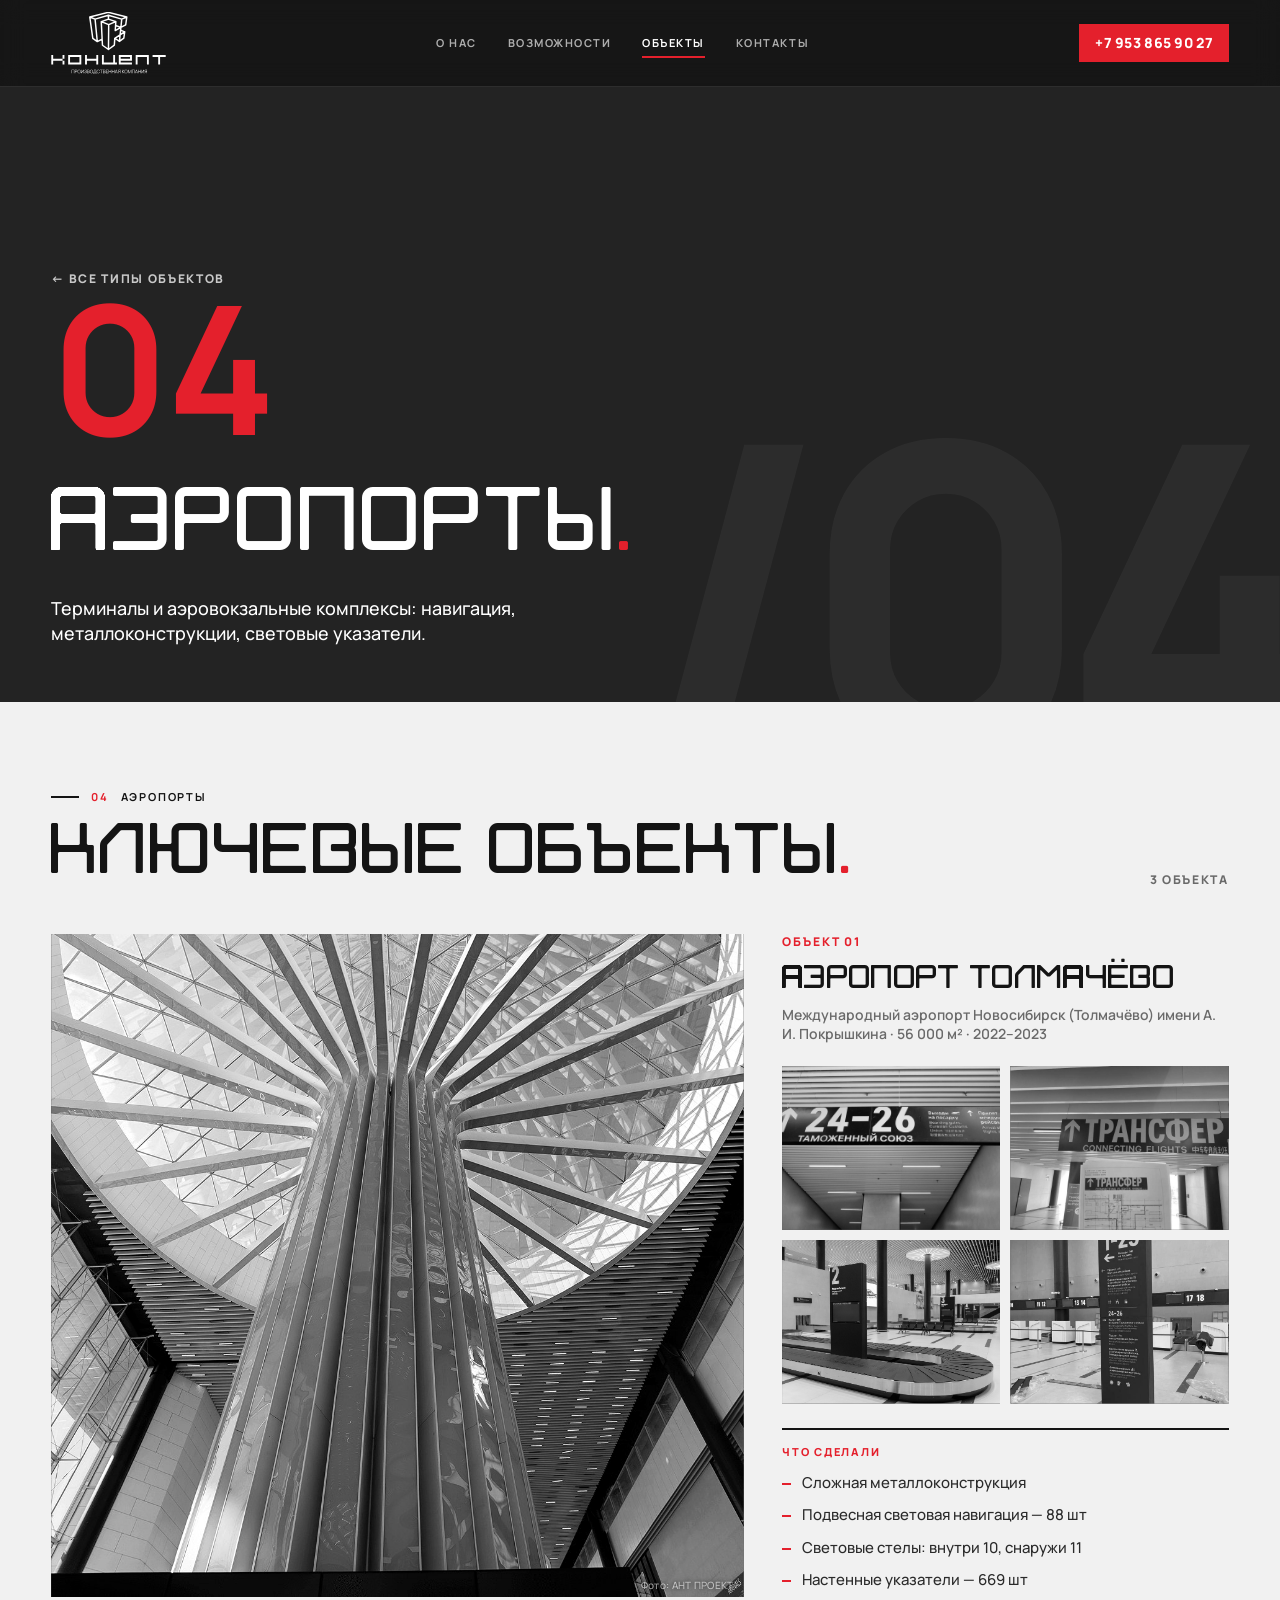
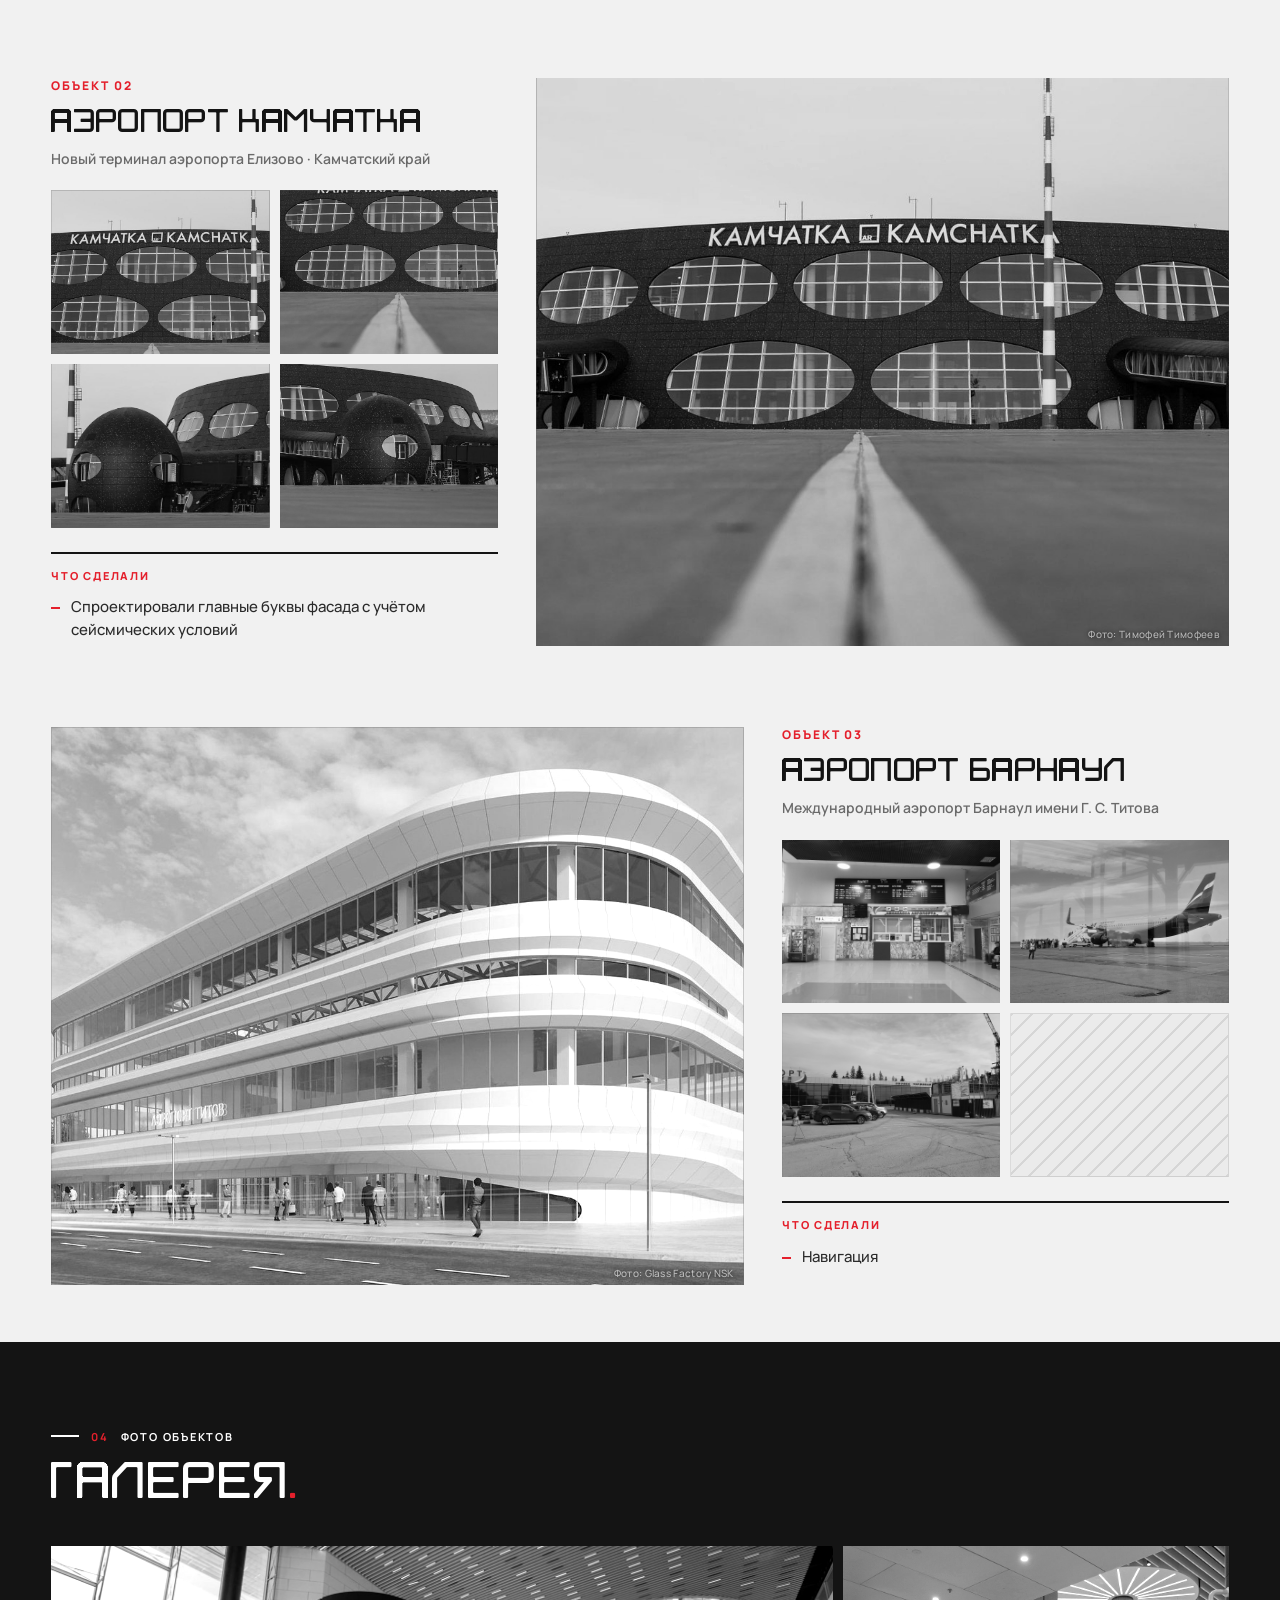
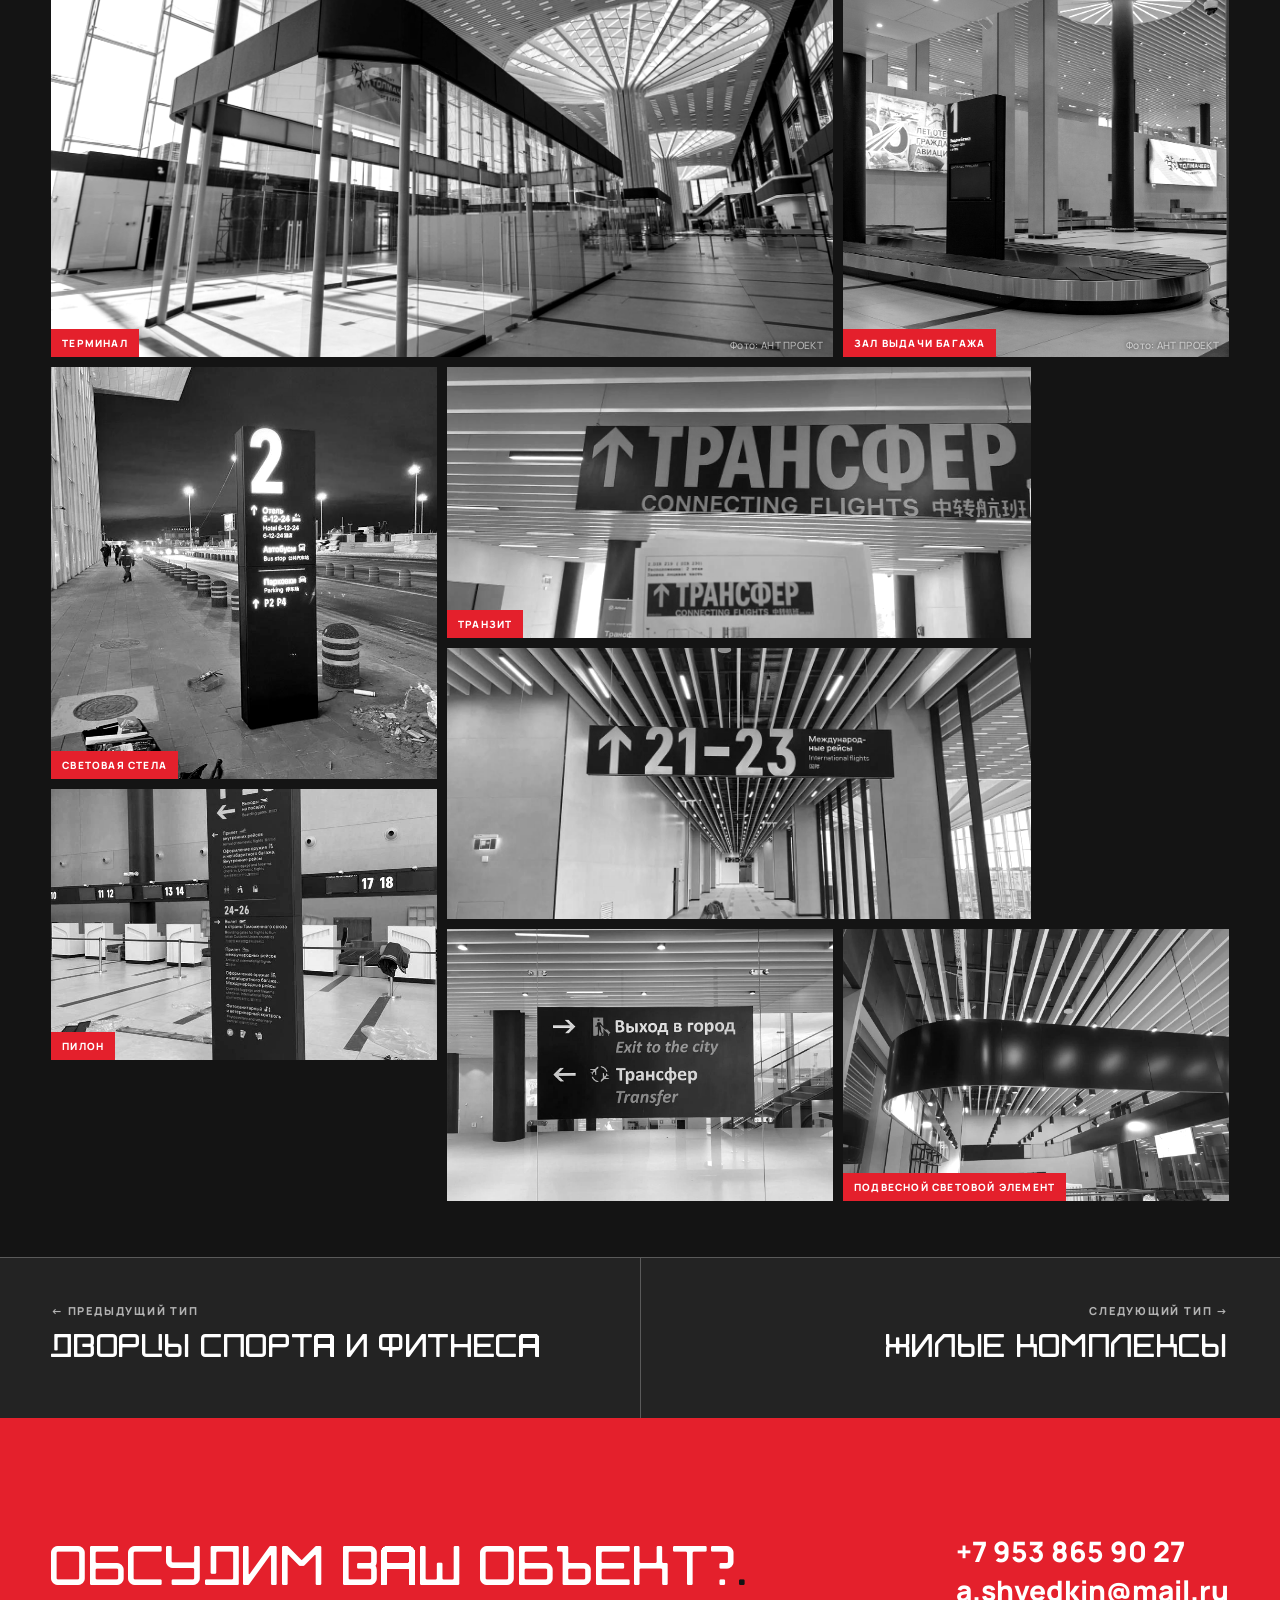
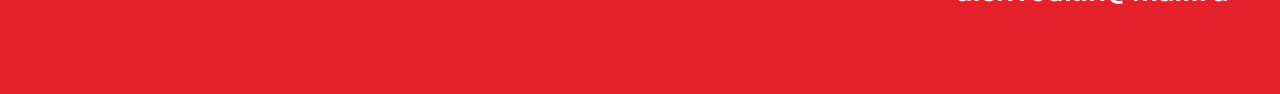
<file: objects/aeroporty.html>
<!doctype html>
<html lang="ru">
<head>
<meta charset="utf-8">
<meta name="viewport" content="width=device-width,initial-scale=1">
<title>Аэропорты — РПК Концепт</title>
<link rel="preconnect" href="https://fonts.googleapis.com">
<link rel="preconnect" href="https://fonts.gstatic.com" crossorigin>
<link href="https://fonts.googleapis.com/css2?family=Manrope:wght@300;400;500;700;800&display=swap" rel="stylesheet">
<link rel="stylesheet" href="../assets/site.css">
<style>
.tpage .sec{min-height:0}
.tphead{min-height:78vh!important;display:flex;flex-direction:column;justify-content:flex-end;background:var(--dark);color:var(--beige,#fff);padding-top:calc(var(--pad)*2.6)}
.tphead .back{display:inline-flex;gap:10px;align-items:center;font-size:12px;font-weight:800;letter-spacing:.14em;text-transform:uppercase;margin-bottom:34px;opacity:.75;align-self:flex-start}
.tphead .back:hover{opacity:1;color:var(--red)}
.tphead .no{font-size:clamp(90px,14vw,230px);font-weight:800;letter-spacing:-.07em;line-height:.78;color:var(--red);margin-bottom:26px}
.tphead h1{font-size:clamp(40px,min(7vw,13vh),120px);line-height:.92}
.tphead p{margin-top:26px;font-size:clamp(15px,1.4vw,20px);max-width:52ch;font-weight:500;opacity:.8}
.tpobj{background:var(--light);color:var(--black)}
.tpobj .hd{display:flex;justify-content:space-between;align-items:flex-end;gap:20px;margin-bottom:5vh;flex-wrap:wrap}
.tpobj h2{margin-top:18px}
.cnt{font-size:12px;font-weight:800;letter-spacing:.14em;text-transform:uppercase;color:var(--gray)}
.cards{display:grid;grid-template-columns:repeat(auto-fill,minmax(340px,1fr));gap:48px 34px}
.ocard .main{aspect-ratio:3/2;position:relative;overflow:hidden;background:#2b2b2b}
.ocard .main img{width:100%;height:100%;object-fit:cover;filter:grayscale(1) contrast(1.05);transition:filter .5s,transform .9s}
.ocard:hover .main img{filter:grayscale(0);transform:scale(1.04)}
.ocard .th{display:grid;grid-template-columns:repeat(4,1fr);gap:8px;margin-top:8px}
.ocard .th>*{aspect-ratio:3/2;overflow:hidden;background:#2b2b2b;position:relative}
.ocard .th img{width:100%;height:100%;object-fit:cover;filter:grayscale(1)}
.ocard .th .pl,.ocard .main.pl{background:repeating-linear-gradient(135deg,#d6d6d6 0 2px,transparent 2px 14px),#ebebeb;border:1px solid #cfcfcf}
.ocard .main.pl{display:flex;align-items:flex-end;padding:14px;font-size:11px;font-weight:800;letter-spacing:.14em;text-transform:uppercase;color:#8a8a8a}
.ocard h3{font-size:clamp(22px,2vw,30px);text-transform:none;letter-spacing:-.02em;line-height:1.05;margin:20px 0 6px}
.ocard h3::after{content:none}
.ocard .m{font-size:13px;font-weight:600;color:var(--gray);margin-bottom:14px}
.ocard h5{font-size:11px;font-weight:800;letter-spacing:.16em;text-transform:uppercase;color:var(--red);padding-top:12px;border-top:1px solid #d9d9d9;margin-bottom:6px}
.ocard ul{list-style:none;font-size:15px;line-height:1.45;font-weight:500;color:#333}
.ocard li{padding:3px 0 3px 18px;position:relative}
.ocard li::before{content:"";position:absolute;left:0;top:13px;width:8px;height:2px;background:var(--red)}
.ocard li.td{color:#9a9a9a}
.tpgal{background:var(--black)}
.tpgal h2{margin:18px 0 4vh;font-size:clamp(30px,4vw,64px)}
.tplist{background:#fff;color:var(--black)}
.tplist h2{margin:18px 0 4vh}
.tplist .cols{display:grid;grid-template-columns:repeat(auto-fit,minmax(300px,1fr));gap:50px}
.tplist h4{font-size:12px;font-weight:800;letter-spacing:.16em;text-transform:uppercase;color:var(--red);padding-top:14px;border-top:3px solid var(--black);margin-bottom:10px}
.tplist li{list-style:none;font-size:clamp(20px,2.4vw,34px);font-weight:800;letter-spacing:-.02em;padding:14px 0;border-bottom:1px solid #d9d9d9}
.tpnext{background:var(--dark);padding:0!important}
.tpnext .row{display:grid;grid-template-columns:1fr 1fr}
.tpnext a{display:block;padding:clamp(28px,5vh,54px) var(--pad);border-top:1px solid rgba(255,255,255,.25);transition:background .25s}
.tpnext a+a{border-left:1px solid rgba(255,255,255,.25);text-align:right}
.tpnext a:hover{background:var(--red)}
.tpnext small{display:block;font-size:11px;font-weight:800;letter-spacing:.16em;text-transform:uppercase;opacity:.65;margin-bottom:8px}
.tpnext b{font-size:clamp(20px,2.6vw,40px);font-weight:800;letter-spacing:-.03em;text-transform:uppercase}
.tpcont{background:var(--red);color:#fff}
.tpcont .in{display:flex;justify-content:space-between;align-items:center;gap:30px;flex-wrap:wrap;padding:clamp(10px,3vh,30px) 0}
.tpcont h2{font-size:clamp(32px,4.4vw,72px)}
.tpcont h2::after{color:var(--black)}
.tpcont a.tel{font-size:clamp(20px,2.2vw,34px);font-weight:800;background:none;padding:0}
@media(max-width:700px){.tpnext .row{grid-template-columns:1fr}.tpnext a+a{border-left:0;text-align:left}}

.cards{display:flex;flex-direction:column;gap:clamp(56px,9vh,110px)}
.orow{display:grid;grid-template-columns:1.55fr 1fr;gap:clamp(24px,3vw,56px);align-items:stretch}
.orow.rev{grid-template-columns:1fr 1.55fr}
.orow.rev .big{order:2}
.orow .big{position:relative;overflow:hidden;background:#2b2b2b;min-height:clamp(380px,62vh,720px)}
.orow .big img{position:absolute;inset:0;width:100%;height:100%;object-fit:cover;filter:grayscale(1) contrast(1.05);transition:filter .6s,transform 1s}
.orow:hover .big img{filter:grayscale(0);transform:scale(1.03)}
.orow .big.pl{background:repeating-linear-gradient(135deg,#d6d6d6 0 2px,transparent 2px 16px),#ebebeb;border:1px solid #cfcfcf;display:flex;align-items:flex-end;padding:20px;font-size:12px;font-weight:800;letter-spacing:.14em;text-transform:uppercase;color:#8a8a8a}
.orow .info{display:flex;flex-direction:column}
.orow .no{font-size:12px;font-weight:800;letter-spacing:.16em;text-transform:uppercase;color:var(--red);margin-bottom:12px}
.orow h3{font-size:clamp(26px,2.6vw,42px);text-transform:none;letter-spacing:-.02em;line-height:1.02;margin:0 0 8px}
.orow h3::after{content:none}
.orow .m{font-size:14px;font-weight:600;color:var(--gray);margin-bottom:22px}
.orow .th{display:grid;grid-template-columns:1fr 1fr;gap:10px;margin-bottom:24px}
.orow .th>*{aspect-ratio:4/3;overflow:hidden;background:#2b2b2b;position:relative}
.orow .th img{width:100%;height:100%;object-fit:cover;filter:grayscale(1);transition:filter .5s,transform .8s}
.orow .th>*:hover img{filter:grayscale(0);transform:scale(1.06)}
.orow .th .pl{background:repeating-linear-gradient(135deg,#d6d6d6 0 2px,transparent 2px 14px),#ebebeb;border:1px solid #cfcfcf}
.orow h5{font-size:11px;font-weight:800;letter-spacing:.16em;text-transform:uppercase;color:var(--red);padding-top:14px;border-top:2px solid var(--black);margin-bottom:8px}
.orow ul{list-style:none;font-size:clamp(15px,1.15vw,18px);line-height:1.5;font-weight:500;color:#2a2a2a}
.orow li{padding:5px 0 5px 20px;position:relative}
.orow li::before{content:"";position:absolute;left:0;top:16px;width:9px;height:2px;background:var(--red)}
.orow li.td{color:#9a9a9a}
@media(max-width:900px){.orow,.orow.rev{grid-template-columns:1fr}.orow.rev .big{order:0}.orow .big{min-height:46vh}}
</style>
<link rel="stylesheet" href="../assets/accent.css">
<link rel="stylesheet" href="../assets/motion.css">
</head>
<body class="tpage">
<nav>
  <a href="../index.html"><img class="logo" src="../assets/logo-white.svg" alt="Концепт"></a>
  <ul>
    <li><a href="../index.html#about">О нас</a></li>
    <li><a href="../index.html#cap">Возможности</a></li>
    <li><a href="../index.html#objs" class="on">Объекты</a></li>
    <li><a href="../index.html#contact">Контакты</a></li>
  </ul>
  <a class="tel" href="tel:+79538659027">+7 953 865 90 27</a>
</nav>

<section class="sec tphead" data-g="/04">
  <a class="back" href="../index.html#objs">← Все типы объектов</a>
  <div class="no rv">04</div>
  <h1 class="rv d1">Аэропорты</h1>
  <p class="rv d2">Терминалы и аэровокзальные комплексы: навигация, металлоконструкции, световые указатели.</p>
</section>

<section class="sec tpobj">
  <div class="hd"><div><div class="label rv"><b>04</b> Аэропорты</div><h2 class="rv d1">Ключевые объекты</h2></div><div class="cnt rv d2">3 объекта</div></div>
  <div class="cards"><article class="orow rv"><div class="big"><img src="../img/tol_ant_main.jpg" alt=""></div><div class="info"><div class="no">Объект 01</div><h3>Аэропорт Толмачёво</h3><div class="m">Международный аэропорт Новосибирск (Толмачёво) имени А. И. Покрышкина · 56 000 м² · 2022–2023</div><div class="th"><div><img src="../img/tol_ant_sign.jpg" alt=""></div><div><img src="../img/tol_transfer.jpg" alt=""></div><div><img src="../img/tol_ant_belt.jpg" alt=""></div><div><img src="../img/tol_pylon.jpg" alt=""></div></div><h5>Что сделали</h5><ul><li>Сложная металлоконструкция</li><li>Подвесная световая навигация — 88 шт</li><li>Световые стелы: внутри 10, снаружи 11</li><li>Настенные указатели — 669 шт</li></ul></div></article><article class="orow rev rv"><div class="big"><img src="../img/kam_main.jpg" alt=""></div><div class="info"><div class="no">Объект 02</div><h3>Аэропорт Камчатка</h3><div class="m">Новый терминал аэропорта Елизово · Камчатский край</div><div class="th"><div><img src="../img/kam_letters.jpg" alt=""></div><div><img src="../img/kam_windows.jpg" alt=""></div><div><img src="../img/kam_left.jpg" alt=""></div><div><img src="../img/kam_right.jpg" alt=""></div></div><h5>Что сделали</h5><ul><li>Спроектировали главные буквы фасада с учётом сейсмических условий</li></ul></div></article><article class="orow rv"><div class="big"><img src="../img/ref_bar.jpg" alt=""></div><div class="info"><div class="no">Объект 03</div><h3>Аэропорт Барнаул</h3><div class="m">Международный аэропорт Барнаул имени Г. С. Титова</div><div class="th"><div><img src="../img/bar_t1.jpg" alt=""></div><div><img src="../img/bar_t2.jpg" alt=""></div><div><img src="../img/bar_t3.jpg" alt=""></div><div class="pl"></div></div><h5>Что сделали</h5><ul><li>Навигация</li></ul></div></article></div>
</section>
<section class="sec tpgal"><div class="label rv"><b>04</b> Фото объектов</div><h2 class="rv d1">Галерея</h2><div class="gal rv d2"><figure class="w4 h3"><img src="../img/tol_ant_hall.jpg" alt=""><figcaption>Терминал</figcaption></figure><figure class="w2 h3"><img src="../img/tol_ant_belt2.jpg" alt=""><figcaption>Зал выдачи багажа</figcaption></figure><figure class="w2 h3"><img src="../img/tol_stela.jpg" alt=""><figcaption>Световая стела</figcaption></figure><figure class="w3 h2"><img src="../img/tol_transfer.jpg" alt=""><figcaption>Транзит</figcaption></figure><figure class="w3 h2"><img src="../img/tol_2123.jpg" alt=""></figure><figure class="w2 h2"><img src="../img/tol_pylon.jpg" alt=""><figcaption>Пилон</figcaption></figure><figure class="w2 h2"><img src="../img/tol_exit.jpg" alt=""></figure><figure class="w2 h2"><img src="../img/tol_ring.jpg" alt=""><figcaption>Подвесной световой элемент</figcaption></figure></div></section>

<section class="sec tpnext"><div class="row"><a href="sport.html"><small>← Предыдущий тип</small><b>Дворцы спорта и фитнеса</b></a><a href="zhilye.html"><small>Следующий тип →</small><b>Жилые комплексы</b></a></div></section>

<section class="sec tpcont"><div class="in"><h2>Обсудим ваш объект?</h2><div><a class="tel" href="tel:+79538659027">+7 953 865 90 27</a><br><a class="tel"  data-em-user="a.shvedkin" data-em-dom="mail.ru"></a></div></div></section>
<script>
const io=new IntersectionObserver(e=>e.forEach(x=>{if(x.isIntersecting){x.target.classList.add('in');io.unobserve(x.target)}}),{threshold:.1});
document.querySelectorAll('.rv').forEach(el=>io.observe(el));
</script>
<script src="../assets/motion.js"></script>
<script src="../assets/credits.js"></script>
</body>
</html>
</file>
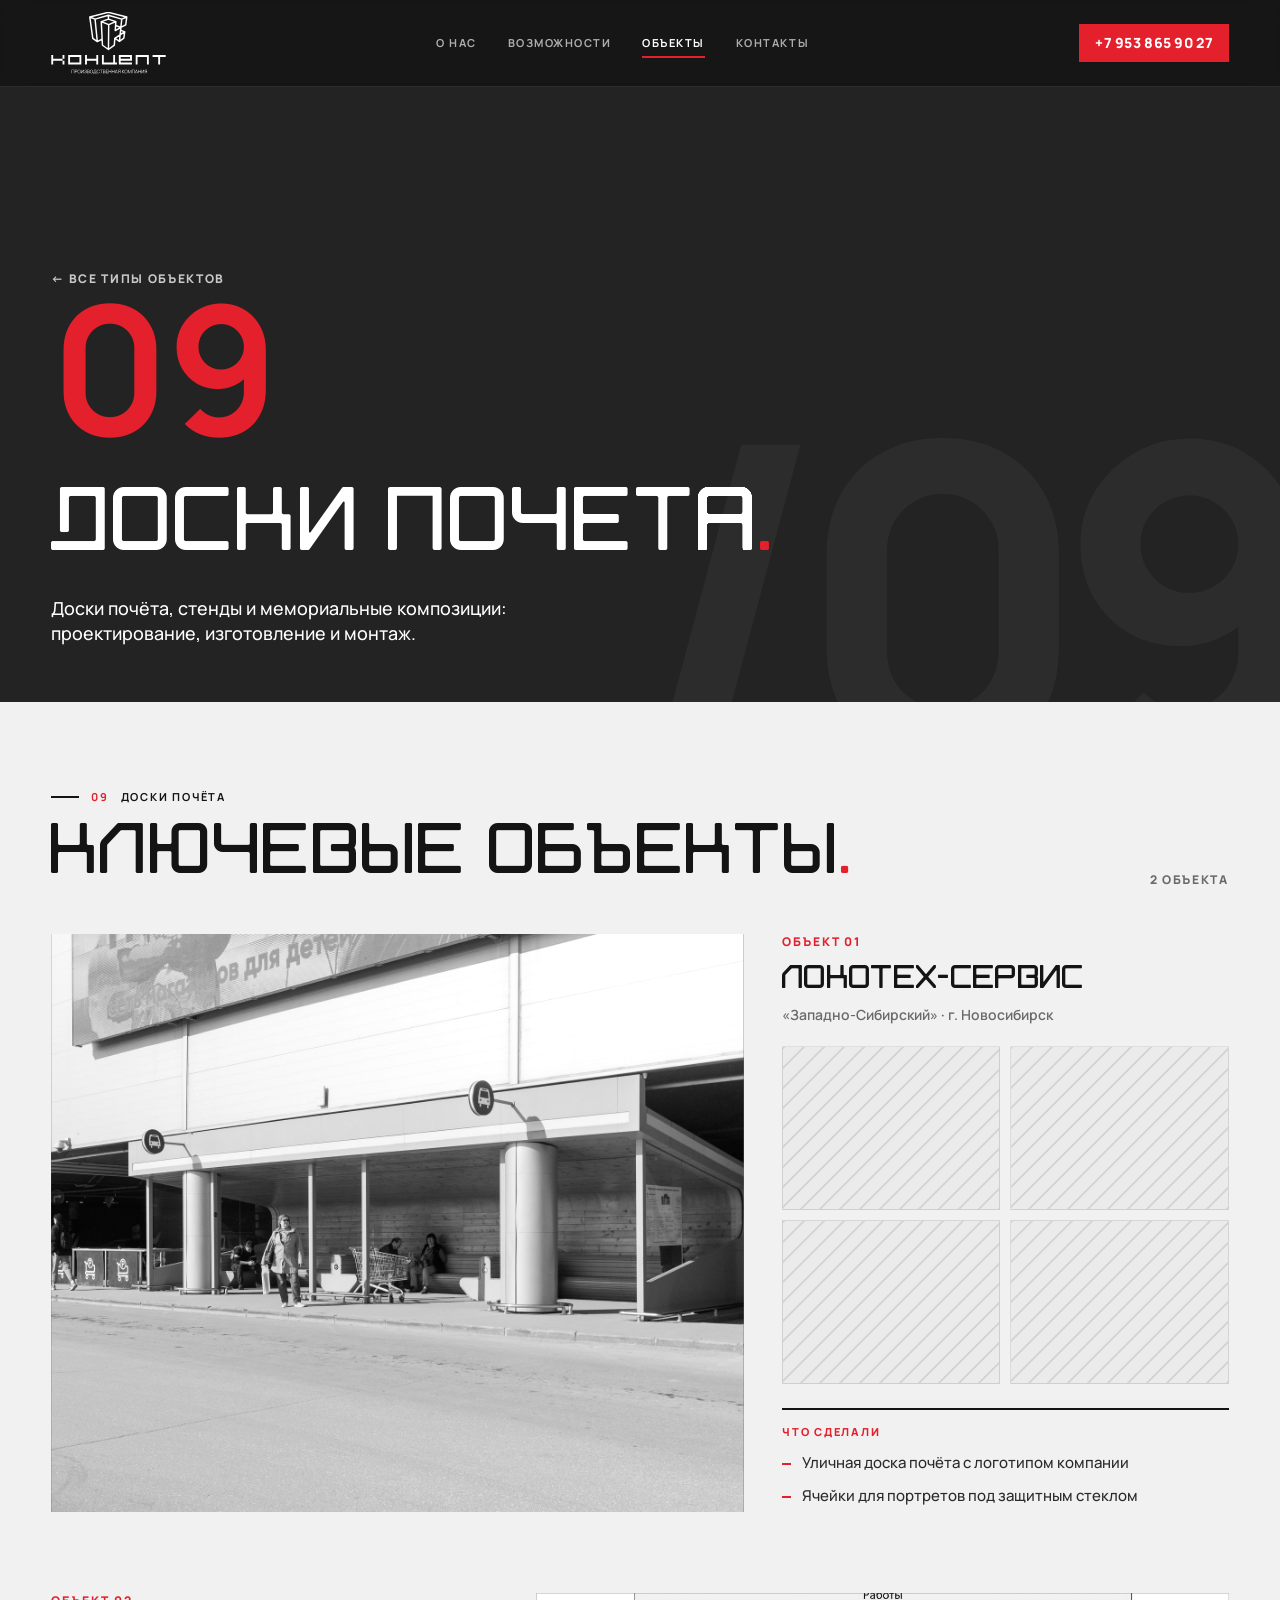
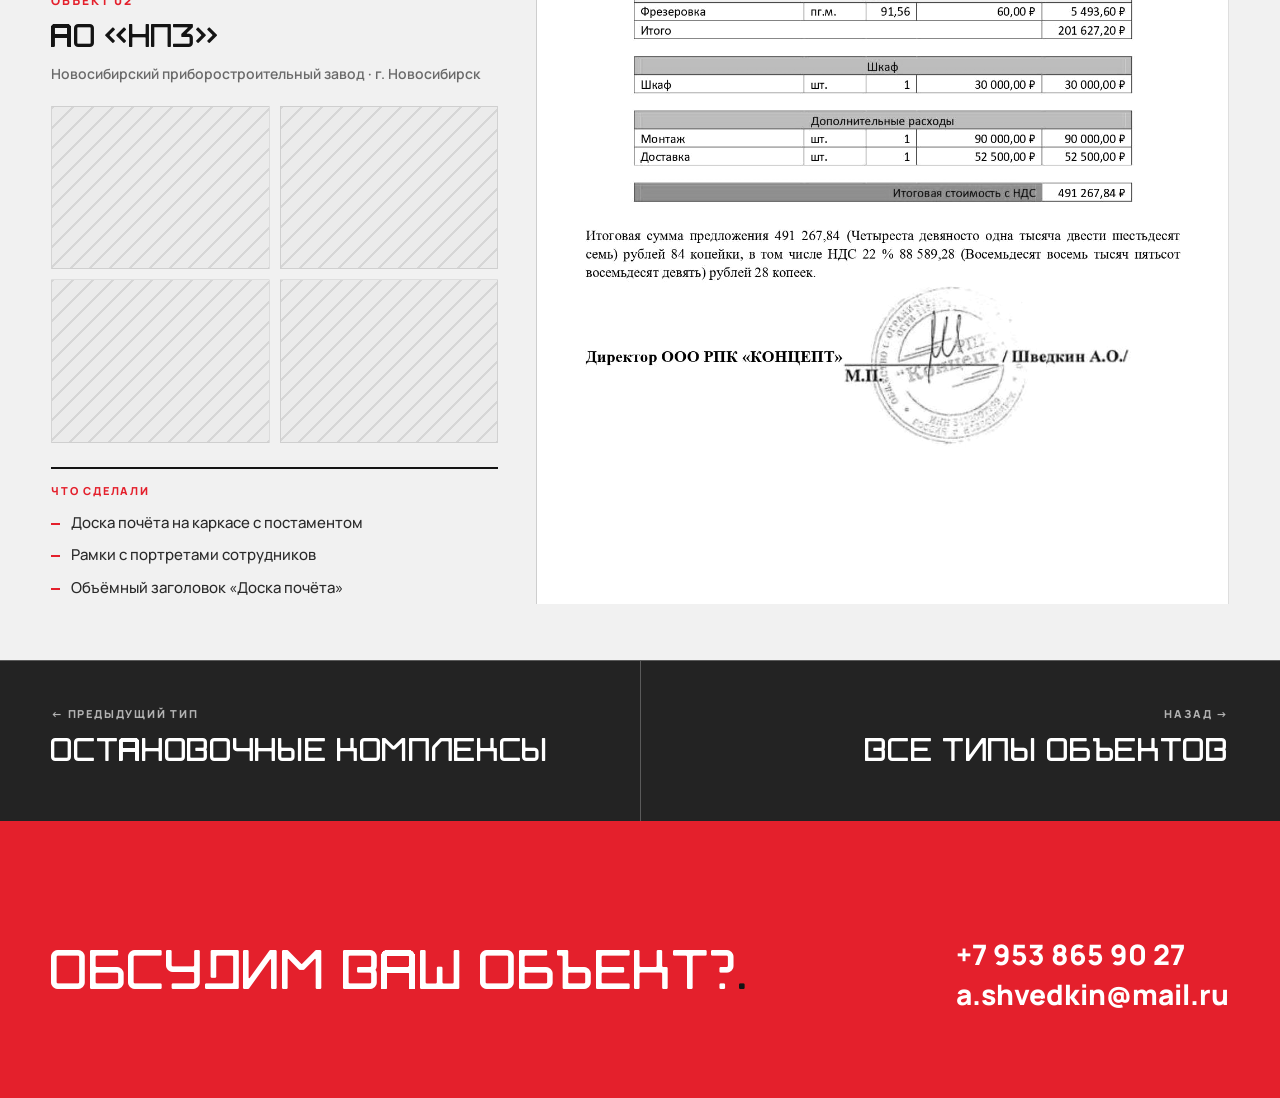
<file: objects/doski-pocheta.html>
<!doctype html>
<html lang="ru">
<head>
<meta charset="utf-8">
<meta name="viewport" content="width=device-width,initial-scale=1">
<title>Доски почёта — РПК Концепт</title>
<link rel="preconnect" href="https://fonts.googleapis.com">
<link rel="preconnect" href="https://fonts.gstatic.com" crossorigin>
<link href="https://fonts.googleapis.com/css2?family=Manrope:wght@300;400;500;700;800&display=swap" rel="stylesheet">
<link rel="stylesheet" href="../assets/site.css">
<style>
.tpage .sec{min-height:0}
.tphead{min-height:78vh!important;display:flex;flex-direction:column;justify-content:flex-end;background:var(--dark);color:var(--beige,#fff);padding-top:calc(var(--pad)*2.6)}
.tphead .back{display:inline-flex;gap:10px;align-items:center;font-size:12px;font-weight:800;letter-spacing:.14em;text-transform:uppercase;margin-bottom:34px;opacity:.75;align-self:flex-start}
.tphead .back:hover{opacity:1;color:var(--red)}
.tphead .no{font-size:clamp(90px,14vw,230px);font-weight:800;letter-spacing:-.07em;line-height:.78;color:var(--red);margin-bottom:26px}
.tphead h1{font-size:clamp(40px,min(7vw,13vh),120px);line-height:.92}
.tphead p{margin-top:26px;font-size:clamp(15px,1.4vw,20px);max-width:52ch;font-weight:500;opacity:.8}
.tpobj{background:var(--light);color:var(--black)}
.tpobj .hd{display:flex;justify-content:space-between;align-items:flex-end;gap:20px;margin-bottom:5vh;flex-wrap:wrap}
.tpobj h2{margin-top:18px}
.cnt{font-size:12px;font-weight:800;letter-spacing:.14em;text-transform:uppercase;color:var(--gray)}
.cards{display:grid;grid-template-columns:repeat(auto-fill,minmax(340px,1fr));gap:48px 34px}
.ocard .main{aspect-ratio:3/2;position:relative;overflow:hidden;background:#2b2b2b}
.ocard .main img{width:100%;height:100%;object-fit:cover;filter:grayscale(1) contrast(1.05);transition:filter .5s,transform .9s}
.ocard:hover .main img{filter:grayscale(0);transform:scale(1.04)}
.ocard .th{display:grid;grid-template-columns:repeat(4,1fr);gap:8px;margin-top:8px}
.ocard .th>*{aspect-ratio:3/2;overflow:hidden;background:#2b2b2b;position:relative}
.ocard .th img{width:100%;height:100%;object-fit:cover;filter:grayscale(1)}
.ocard .th .pl,.ocard .main.pl{background:repeating-linear-gradient(135deg,#d6d6d6 0 2px,transparent 2px 14px),#ebebeb;border:1px solid #cfcfcf}
.ocard .main.pl{display:flex;align-items:flex-end;padding:14px;font-size:11px;font-weight:800;letter-spacing:.14em;text-transform:uppercase;color:#8a8a8a}
.ocard h3{font-size:clamp(22px,2vw,30px);text-transform:none;letter-spacing:-.02em;line-height:1.05;margin:20px 0 6px}
.ocard h3::after{content:none}
.ocard .m{font-size:13px;font-weight:600;color:var(--gray);margin-bottom:14px}
.ocard h5{font-size:11px;font-weight:800;letter-spacing:.16em;text-transform:uppercase;color:var(--red);padding-top:12px;border-top:1px solid #d9d9d9;margin-bottom:6px}
.ocard ul{list-style:none;font-size:15px;line-height:1.45;font-weight:500;color:#333}
.ocard li{padding:3px 0 3px 18px;position:relative}
.ocard li::before{content:"";position:absolute;left:0;top:13px;width:8px;height:2px;background:var(--red)}
.ocard li.td{color:#9a9a9a}
.tpgal{background:var(--black)}
.tpgal h2{margin:18px 0 4vh;font-size:clamp(30px,4vw,64px)}
.tplist{background:#fff;color:var(--black)}
.tplist h2{margin:18px 0 4vh}
.tplist .cols{display:grid;grid-template-columns:repeat(auto-fit,minmax(300px,1fr));gap:50px}
.tplist h4{font-size:12px;font-weight:800;letter-spacing:.16em;text-transform:uppercase;color:var(--red);padding-top:14px;border-top:3px solid var(--black);margin-bottom:10px}
.tplist li{list-style:none;font-size:clamp(20px,2.4vw,34px);font-weight:800;letter-spacing:-.02em;padding:14px 0;border-bottom:1px solid #d9d9d9}
.tpnext{background:var(--dark);padding:0!important}
.tpnext .row{display:grid;grid-template-columns:1fr 1fr}
.tpnext a{display:block;padding:clamp(28px,5vh,54px) var(--pad);border-top:1px solid rgba(255,255,255,.25);transition:background .25s}
.tpnext a+a{border-left:1px solid rgba(255,255,255,.25);text-align:right}
.tpnext a:hover{background:var(--red)}
.tpnext small{display:block;font-size:11px;font-weight:800;letter-spacing:.16em;text-transform:uppercase;opacity:.65;margin-bottom:8px}
.tpnext b{font-size:clamp(20px,2.6vw,40px);font-weight:800;letter-spacing:-.03em;text-transform:uppercase}
.tpcont{background:var(--red);color:#fff}
.tpcont .in{display:flex;justify-content:space-between;align-items:center;gap:30px;flex-wrap:wrap;padding:clamp(10px,3vh,30px) 0}
.tpcont h2{font-size:clamp(32px,4.4vw,72px)}
.tpcont h2::after{color:var(--black)}
.tpcont a.tel{font-size:clamp(20px,2.2vw,34px);font-weight:800;background:none;padding:0}
@media(max-width:700px){.tpnext .row{grid-template-columns:1fr}.tpnext a+a{border-left:0;text-align:left}}

.cards{display:flex;flex-direction:column;gap:clamp(56px,9vh,110px)}
.orow{display:grid;grid-template-columns:1.55fr 1fr;gap:clamp(24px,3vw,56px);align-items:stretch}
.orow.rev{grid-template-columns:1fr 1.55fr}
.orow.rev .big{order:2}
.orow .big{position:relative;overflow:hidden;background:#2b2b2b;min-height:clamp(380px,62vh,720px)}
.orow .big img{position:absolute;inset:0;width:100%;height:100%;object-fit:cover;filter:grayscale(1) contrast(1.05);transition:filter .6s,transform 1s}
.orow:hover .big img{filter:grayscale(0);transform:scale(1.03)}
.orow .big.pl{background:repeating-linear-gradient(135deg,#d6d6d6 0 2px,transparent 2px 16px),#ebebeb;border:1px solid #cfcfcf;display:flex;align-items:flex-end;padding:20px;font-size:12px;font-weight:800;letter-spacing:.14em;text-transform:uppercase;color:#8a8a8a}
.orow .info{display:flex;flex-direction:column}
.orow .no{font-size:12px;font-weight:800;letter-spacing:.16em;text-transform:uppercase;color:var(--red);margin-bottom:12px}
.orow h3{font-size:clamp(26px,2.6vw,42px);text-transform:none;letter-spacing:-.02em;line-height:1.02;margin:0 0 8px}
.orow h3::after{content:none}
.orow .m{font-size:14px;font-weight:600;color:var(--gray);margin-bottom:22px}
.orow .th{display:grid;grid-template-columns:1fr 1fr;gap:10px;margin-bottom:24px}
.orow .th>*{aspect-ratio:4/3;overflow:hidden;background:#2b2b2b;position:relative}
.orow .th img{width:100%;height:100%;object-fit:cover;filter:grayscale(1);transition:filter .5s,transform .8s}
.orow .th>*:hover img{filter:grayscale(0);transform:scale(1.06)}
.orow .th .pl{background:repeating-linear-gradient(135deg,#d6d6d6 0 2px,transparent 2px 14px),#ebebeb;border:1px solid #cfcfcf}
.orow h5{font-size:11px;font-weight:800;letter-spacing:.16em;text-transform:uppercase;color:var(--red);padding-top:14px;border-top:2px solid var(--black);margin-bottom:8px}
.orow ul{list-style:none;font-size:clamp(15px,1.15vw,18px);line-height:1.5;font-weight:500;color:#2a2a2a}
.orow li{padding:5px 0 5px 20px;position:relative}
.orow li::before{content:"";position:absolute;left:0;top:16px;width:9px;height:2px;background:var(--red)}
.orow li.td{color:#9a9a9a}
@media(max-width:900px){.orow,.orow.rev{grid-template-columns:1fr}.orow.rev .big{order:0}.orow .big{min-height:46vh}}
</style>
<link rel="stylesheet" href="../assets/accent.css">
<link rel="stylesheet" href="../assets/motion.css">
</head>
<body class="tpage">
<nav>
  <a href="../index.html"><img class="logo" src="../assets/logo-white.svg" alt="Концепт"></a>
  <ul>
    <li><a href="../index.html#about">О нас</a></li>
    <li><a href="../index.html#cap">Возможности</a></li>
    <li><a href="../index.html#objs" class="on">Объекты</a></li>
    <li><a href="../index.html#contact">Контакты</a></li>
  </ul>
  <a class="tel" href="tel:+79538659027">+7 953 865 90 27</a>
</nav>

<section class="sec tphead" data-g="/09">
  <a class="back" href="../index.html#objs">← Все типы объектов</a>
  <div class="no rv">09</div>
  <h1 class="rv d1">Доски почёта</h1>
  <p class="rv d2">Доски почёта, стенды и мемориальные композиции: проектирование, изготовление и монтаж.</p>
</section>

<section class="sec tpobj">
  <div class="hd"><div><div class="label rv"><b>09</b> Доски почёта</div><h2 class="rv d1">Ключевые объекты</h2></div><div class="cnt rv d2">2 объекта</div></div>
  <div class="cards"><article class="orow rv"><div class="big"><img src="../img/dp_a.jpg" alt=""></div><div class="info"><div class="no">Объект 01</div><h3>ЛокоТех-Сервис</h3><div class="m">«Западно-Сибирский» · г. Новосибирск</div><div class="th"><div class="pl"></div><div class="pl"></div><div class="pl"></div><div class="pl"></div></div><h5>Что сделали</h5><ul><li>Уличная доска почёта с логотипом компании</li><li>Ячейки для портретов под защитным стеклом</li></ul></div></article><article class="orow rev rv"><div class="big"><img src="../img/dp_b.jpg" alt=""></div><div class="info"><div class="no">Объект 02</div><h3>АО «НПЗ»</h3><div class="m">Новосибирский приборостроительный завод · г. Новосибирск</div><div class="th"><div class="pl"></div><div class="pl"></div><div class="pl"></div><div class="pl"></div></div><h5>Что сделали</h5><ul><li>Доска почёта на каркасе с постаментом</li><li>Рамки с портретами сотрудников</li><li>Объёмный заголовок «Доска почёта»</li></ul></div></article></div>
</section>


<section class="sec tpnext"><div class="row"><a href="ostanovki.html"><small>← Предыдущий тип</small><b>Остановочные комплексы</b></a><a href="../index.html#objs"><small>Назад →</small><b>Все типы объектов</b></a></div></section>

<section class="sec tpcont"><div class="in"><h2>Обсудим ваш объект?</h2><div><a class="tel" href="tel:+79538659027">+7 953 865 90 27</a><br><a class="tel"  data-em-user="a.shvedkin" data-em-dom="mail.ru"></a></div></div></section>
<script>
const io=new IntersectionObserver(e=>e.forEach(x=>{if(x.isIntersecting){x.target.classList.add('in');io.unobserve(x.target)}}),{threshold:.1});
document.querySelectorAll('.rv').forEach(el=>io.observe(el));
</script>
<script src="../assets/motion.js"></script>
<script src="../assets/credits.js"></script>
</body>
</html>
</file>
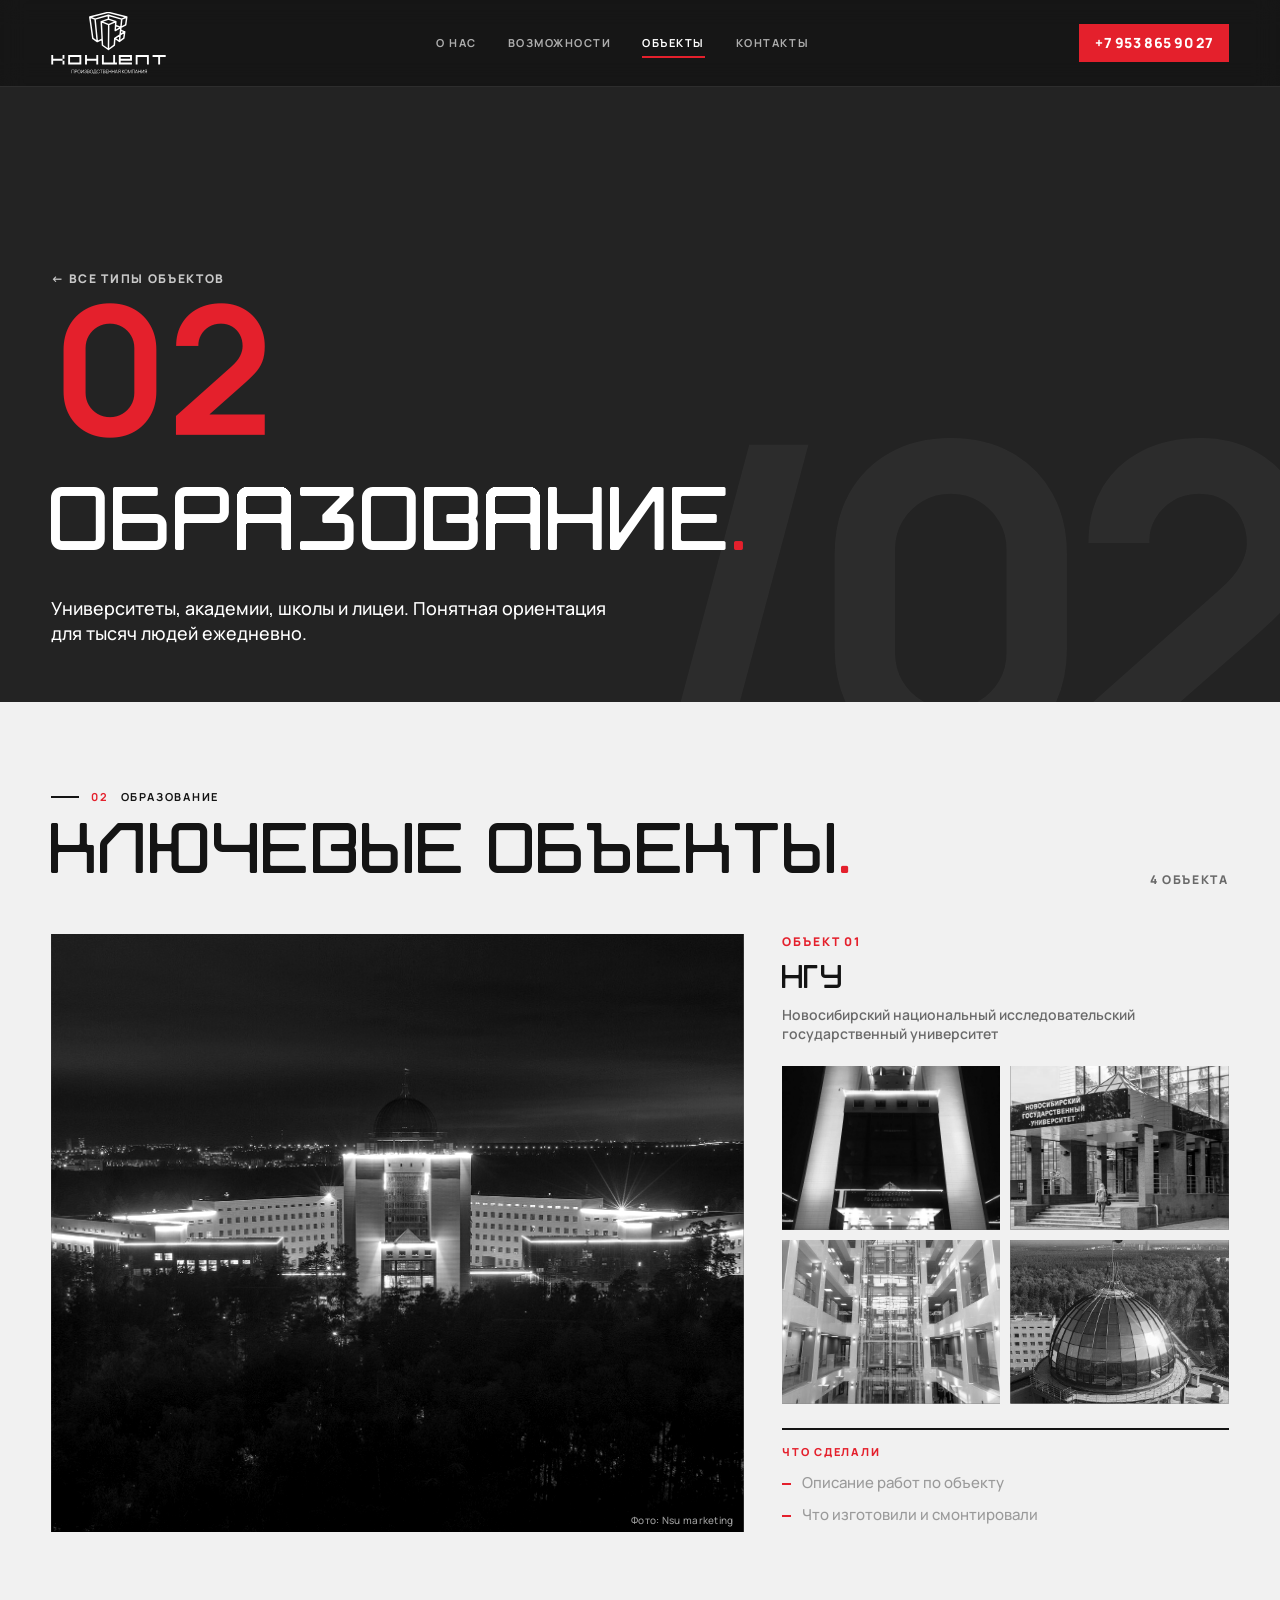
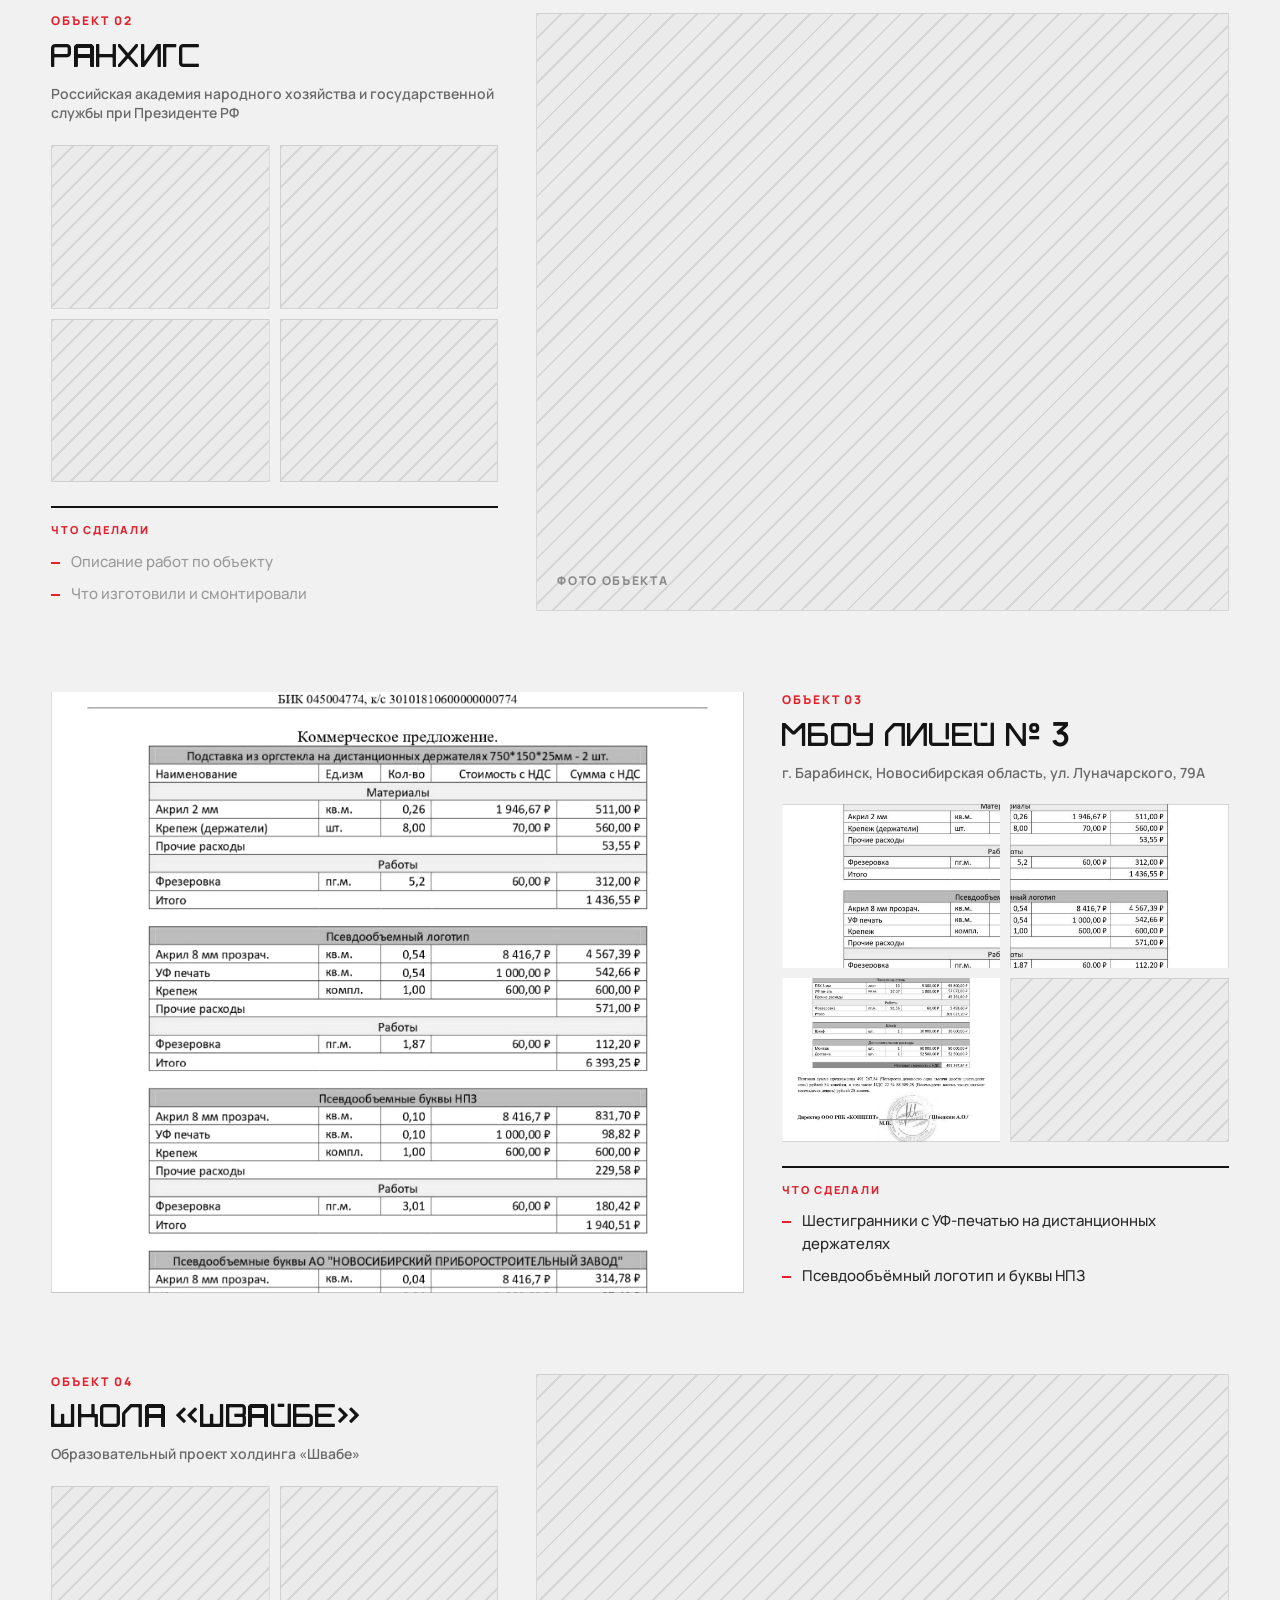
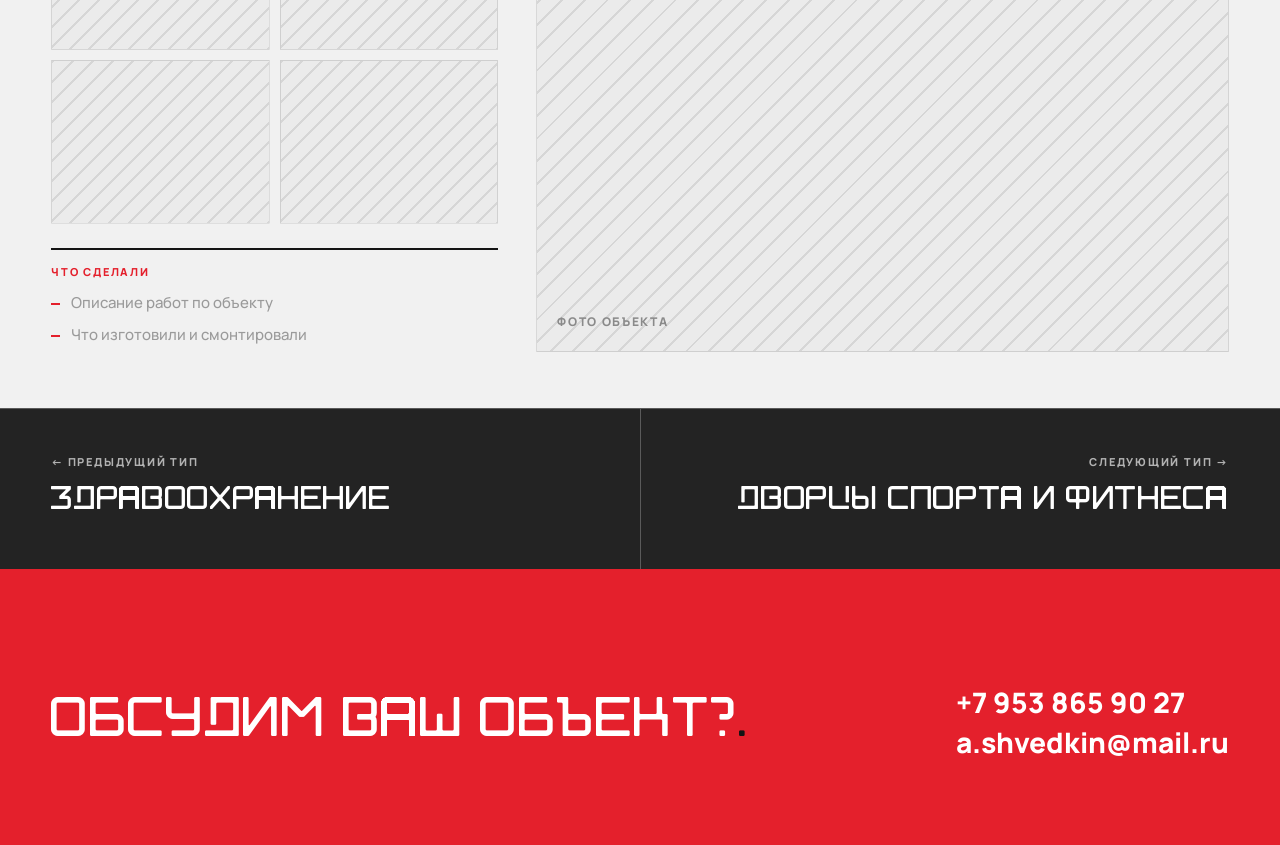
<file: objects/obrazovanie.html>
<!doctype html>
<html lang="ru">
<head>
<meta charset="utf-8">
<meta name="viewport" content="width=device-width,initial-scale=1">
<title>Образование — РПК Концепт</title>
<link rel="preconnect" href="https://fonts.googleapis.com">
<link rel="preconnect" href="https://fonts.gstatic.com" crossorigin>
<link href="https://fonts.googleapis.com/css2?family=Manrope:wght@300;400;500;700;800&display=swap" rel="stylesheet">
<link rel="stylesheet" href="../assets/site.css">
<style>
.tpage .sec{min-height:0}
.tphead{min-height:78vh!important;display:flex;flex-direction:column;justify-content:flex-end;background:var(--dark);color:var(--beige,#fff);padding-top:calc(var(--pad)*2.6)}
.tphead .back{display:inline-flex;gap:10px;align-items:center;font-size:12px;font-weight:800;letter-spacing:.14em;text-transform:uppercase;margin-bottom:34px;opacity:.75;align-self:flex-start}
.tphead .back:hover{opacity:1;color:var(--red)}
.tphead .no{font-size:clamp(90px,14vw,230px);font-weight:800;letter-spacing:-.07em;line-height:.78;color:var(--red);margin-bottom:26px}
.tphead h1{font-size:clamp(40px,min(7vw,13vh),120px);line-height:.92}
.tphead p{margin-top:26px;font-size:clamp(15px,1.4vw,20px);max-width:52ch;font-weight:500;opacity:.8}
.tpobj{background:var(--light);color:var(--black)}
.tpobj .hd{display:flex;justify-content:space-between;align-items:flex-end;gap:20px;margin-bottom:5vh;flex-wrap:wrap}
.tpobj h2{margin-top:18px}
.cnt{font-size:12px;font-weight:800;letter-spacing:.14em;text-transform:uppercase;color:var(--gray)}
.cards{display:grid;grid-template-columns:repeat(auto-fill,minmax(340px,1fr));gap:48px 34px}
.ocard .main{aspect-ratio:3/2;position:relative;overflow:hidden;background:#2b2b2b}
.ocard .main img{width:100%;height:100%;object-fit:cover;filter:grayscale(1) contrast(1.05);transition:filter .5s,transform .9s}
.ocard:hover .main img{filter:grayscale(0);transform:scale(1.04)}
.ocard .th{display:grid;grid-template-columns:repeat(4,1fr);gap:8px;margin-top:8px}
.ocard .th>*{aspect-ratio:3/2;overflow:hidden;background:#2b2b2b;position:relative}
.ocard .th img{width:100%;height:100%;object-fit:cover;filter:grayscale(1)}
.ocard .th .pl,.ocard .main.pl{background:repeating-linear-gradient(135deg,#d6d6d6 0 2px,transparent 2px 14px),#ebebeb;border:1px solid #cfcfcf}
.ocard .main.pl{display:flex;align-items:flex-end;padding:14px;font-size:11px;font-weight:800;letter-spacing:.14em;text-transform:uppercase;color:#8a8a8a}
.ocard h3{font-size:clamp(22px,2vw,30px);text-transform:none;letter-spacing:-.02em;line-height:1.05;margin:20px 0 6px}
.ocard h3::after{content:none}
.ocard .m{font-size:13px;font-weight:600;color:var(--gray);margin-bottom:14px}
.ocard h5{font-size:11px;font-weight:800;letter-spacing:.16em;text-transform:uppercase;color:var(--red);padding-top:12px;border-top:1px solid #d9d9d9;margin-bottom:6px}
.ocard ul{list-style:none;font-size:15px;line-height:1.45;font-weight:500;color:#333}
.ocard li{padding:3px 0 3px 18px;position:relative}
.ocard li::before{content:"";position:absolute;left:0;top:13px;width:8px;height:2px;background:var(--red)}
.ocard li.td{color:#9a9a9a}
.tpgal{background:var(--black)}
.tpgal h2{margin:18px 0 4vh;font-size:clamp(30px,4vw,64px)}
.tplist{background:#fff;color:var(--black)}
.tplist h2{margin:18px 0 4vh}
.tplist .cols{display:grid;grid-template-columns:repeat(auto-fit,minmax(300px,1fr));gap:50px}
.tplist h4{font-size:12px;font-weight:800;letter-spacing:.16em;text-transform:uppercase;color:var(--red);padding-top:14px;border-top:3px solid var(--black);margin-bottom:10px}
.tplist li{list-style:none;font-size:clamp(20px,2.4vw,34px);font-weight:800;letter-spacing:-.02em;padding:14px 0;border-bottom:1px solid #d9d9d9}
.tpnext{background:var(--dark);padding:0!important}
.tpnext .row{display:grid;grid-template-columns:1fr 1fr}
.tpnext a{display:block;padding:clamp(28px,5vh,54px) var(--pad);border-top:1px solid rgba(255,255,255,.25);transition:background .25s}
.tpnext a+a{border-left:1px solid rgba(255,255,255,.25);text-align:right}
.tpnext a:hover{background:var(--red)}
.tpnext small{display:block;font-size:11px;font-weight:800;letter-spacing:.16em;text-transform:uppercase;opacity:.65;margin-bottom:8px}
.tpnext b{font-size:clamp(20px,2.6vw,40px);font-weight:800;letter-spacing:-.03em;text-transform:uppercase}
.tpcont{background:var(--red);color:#fff}
.tpcont .in{display:flex;justify-content:space-between;align-items:center;gap:30px;flex-wrap:wrap;padding:clamp(10px,3vh,30px) 0}
.tpcont h2{font-size:clamp(32px,4.4vw,72px)}
.tpcont h2::after{color:var(--black)}
.tpcont a.tel{font-size:clamp(20px,2.2vw,34px);font-weight:800;background:none;padding:0}
@media(max-width:700px){.tpnext .row{grid-template-columns:1fr}.tpnext a+a{border-left:0;text-align:left}}

.cards{display:flex;flex-direction:column;gap:clamp(56px,9vh,110px)}
.orow{display:grid;grid-template-columns:1.55fr 1fr;gap:clamp(24px,3vw,56px);align-items:stretch}
.orow.rev{grid-template-columns:1fr 1.55fr}
.orow.rev .big{order:2}
.orow .big{position:relative;overflow:hidden;background:#2b2b2b;min-height:clamp(380px,62vh,720px)}
.orow .big img{position:absolute;inset:0;width:100%;height:100%;object-fit:cover;filter:grayscale(1) contrast(1.05);transition:filter .6s,transform 1s}
.orow:hover .big img{filter:grayscale(0);transform:scale(1.03)}
.orow .big.pl{background:repeating-linear-gradient(135deg,#d6d6d6 0 2px,transparent 2px 16px),#ebebeb;border:1px solid #cfcfcf;display:flex;align-items:flex-end;padding:20px;font-size:12px;font-weight:800;letter-spacing:.14em;text-transform:uppercase;color:#8a8a8a}
.orow .info{display:flex;flex-direction:column}
.orow .no{font-size:12px;font-weight:800;letter-spacing:.16em;text-transform:uppercase;color:var(--red);margin-bottom:12px}
.orow h3{font-size:clamp(26px,2.6vw,42px);text-transform:none;letter-spacing:-.02em;line-height:1.02;margin:0 0 8px}
.orow h3::after{content:none}
.orow .m{font-size:14px;font-weight:600;color:var(--gray);margin-bottom:22px}
.orow .th{display:grid;grid-template-columns:1fr 1fr;gap:10px;margin-bottom:24px}
.orow .th>*{aspect-ratio:4/3;overflow:hidden;background:#2b2b2b;position:relative}
.orow .th img{width:100%;height:100%;object-fit:cover;filter:grayscale(1);transition:filter .5s,transform .8s}
.orow .th>*:hover img{filter:grayscale(0);transform:scale(1.06)}
.orow .th .pl{background:repeating-linear-gradient(135deg,#d6d6d6 0 2px,transparent 2px 14px),#ebebeb;border:1px solid #cfcfcf}
.orow h5{font-size:11px;font-weight:800;letter-spacing:.16em;text-transform:uppercase;color:var(--red);padding-top:14px;border-top:2px solid var(--black);margin-bottom:8px}
.orow ul{list-style:none;font-size:clamp(15px,1.15vw,18px);line-height:1.5;font-weight:500;color:#2a2a2a}
.orow li{padding:5px 0 5px 20px;position:relative}
.orow li::before{content:"";position:absolute;left:0;top:16px;width:9px;height:2px;background:var(--red)}
.orow li.td{color:#9a9a9a}
@media(max-width:900px){.orow,.orow.rev{grid-template-columns:1fr}.orow.rev .big{order:0}.orow .big{min-height:46vh}}
</style>
<link rel="stylesheet" href="../assets/accent.css">
<link rel="stylesheet" href="../assets/motion.css">
</head>
<body class="tpage">
<nav>
  <a href="../index.html"><img class="logo" src="../assets/logo-white.svg" alt="Концепт"></a>
  <ul>
    <li><a href="../index.html#about">О нас</a></li>
    <li><a href="../index.html#cap">Возможности</a></li>
    <li><a href="../index.html#objs" class="on">Объекты</a></li>
    <li><a href="../index.html#contact">Контакты</a></li>
  </ul>
  <a class="tel" href="tel:+79538659027">+7 953 865 90 27</a>
</nav>

<section class="sec tphead" data-g="/02">
  <a class="back" href="../index.html#objs">← Все типы объектов</a>
  <div class="no rv">02</div>
  <h1 class="rv d1">Образование</h1>
  <p class="rv d2">Университеты, академии, школы и лицеи. Понятная ориентация для тысяч людей ежедневно.</p>
</section>

<section class="sec tpobj">
  <div class="hd"><div><div class="label rv"><b>02</b> Образование</div><h2 class="rv d1">Ключевые объекты</h2></div><div class="cnt rv d2">4 объекта</div></div>
  <div class="cards"><article class="orow rv"><div class="big"><img src="../img/web_edu2.jpg" alt=""></div><div class="info"><div class="no">Объект 01</div><h3>НГУ</h3><div class="m">Новосибирский национальный исследовательский государственный университет</div><div class="th"><div><img src="../img/web_edu3.jpg" alt=""></div><div><img src="../img/ref_ngu2.jpg" alt=""></div><div><img src="../img/ref_ngu3.jpg" alt=""></div><div><img src="../img/ref_ngu1.jpg" alt=""></div></div><h5>Что сделали</h5><ul><li class="td">Описание работ по объекту</li><li class="td">Что изготовили и смонтировали</li></ul></div></article><article class="orow rev rv"><div class="big pl">Фото объекта</div><div class="info"><div class="no">Объект 02</div><h3>РАНХиГС</h3><div class="m">Российская академия народного хозяйства и государственной службы при Президенте РФ</div><div class="th"><div class="pl"></div><div class="pl"></div><div class="pl"></div><div class="pl"></div></div><h5>Что сделали</h5><ul><li class="td">Описание работ по объекту</li><li class="td">Что изготовили и смонтировали</li></ul></div></article><article class="orow rv"><div class="big"><img src="../img/lic_main.jpg" alt=""></div><div class="info"><div class="no">Объект 03</div><h3>МБОУ Лицей № 3</h3><div class="m">г. Барабинск, Новосибирская область, ул. Луначарского, 79А</div><div class="th"><div><img src="../img/lic_a.jpg" alt=""></div><div><img src="../img/lic_b.jpg" alt=""></div><div><img src="../img/lic_c.jpg" alt=""></div><div class="pl"></div></div><h5>Что сделали</h5><ul><li>Шестигранники с УФ-печатью на дистанционных держателях</li><li>Псевдообъёмный логотип и буквы НПЗ</li></ul></div></article><article class="orow rev rv"><div class="big pl">Фото объекта</div><div class="info"><div class="no">Объект 04</div><h3>Школа «Швайбе»</h3><div class="m">Образовательный проект холдинга «Швабе»</div><div class="th"><div class="pl"></div><div class="pl"></div><div class="pl"></div><div class="pl"></div></div><h5>Что сделали</h5><ul><li class="td">Описание работ по объекту</li><li class="td">Что изготовили и смонтировали</li></ul></div></article></div>
</section>


<section class="sec tpnext"><div class="row"><a href="zdravoohranenie.html"><small>← Предыдущий тип</small><b>Здравоохранение</b></a><a href="sport.html"><small>Следующий тип →</small><b>Дворцы спорта и фитнеса</b></a></div></section>

<section class="sec tpcont"><div class="in"><h2>Обсудим ваш объект?</h2><div><a class="tel" href="tel:+79538659027">+7 953 865 90 27</a><br><a class="tel"  data-em-user="a.shvedkin" data-em-dom="mail.ru"></a></div></div></section>
<script>
const io=new IntersectionObserver(e=>e.forEach(x=>{if(x.isIntersecting){x.target.classList.add('in');io.unobserve(x.target)}}),{threshold:.1});
document.querySelectorAll('.rv').forEach(el=>io.observe(el));
</script>
<script src="../assets/motion.js"></script>
<script src="../assets/credits.js"></script>
</body>
</html>
</file>
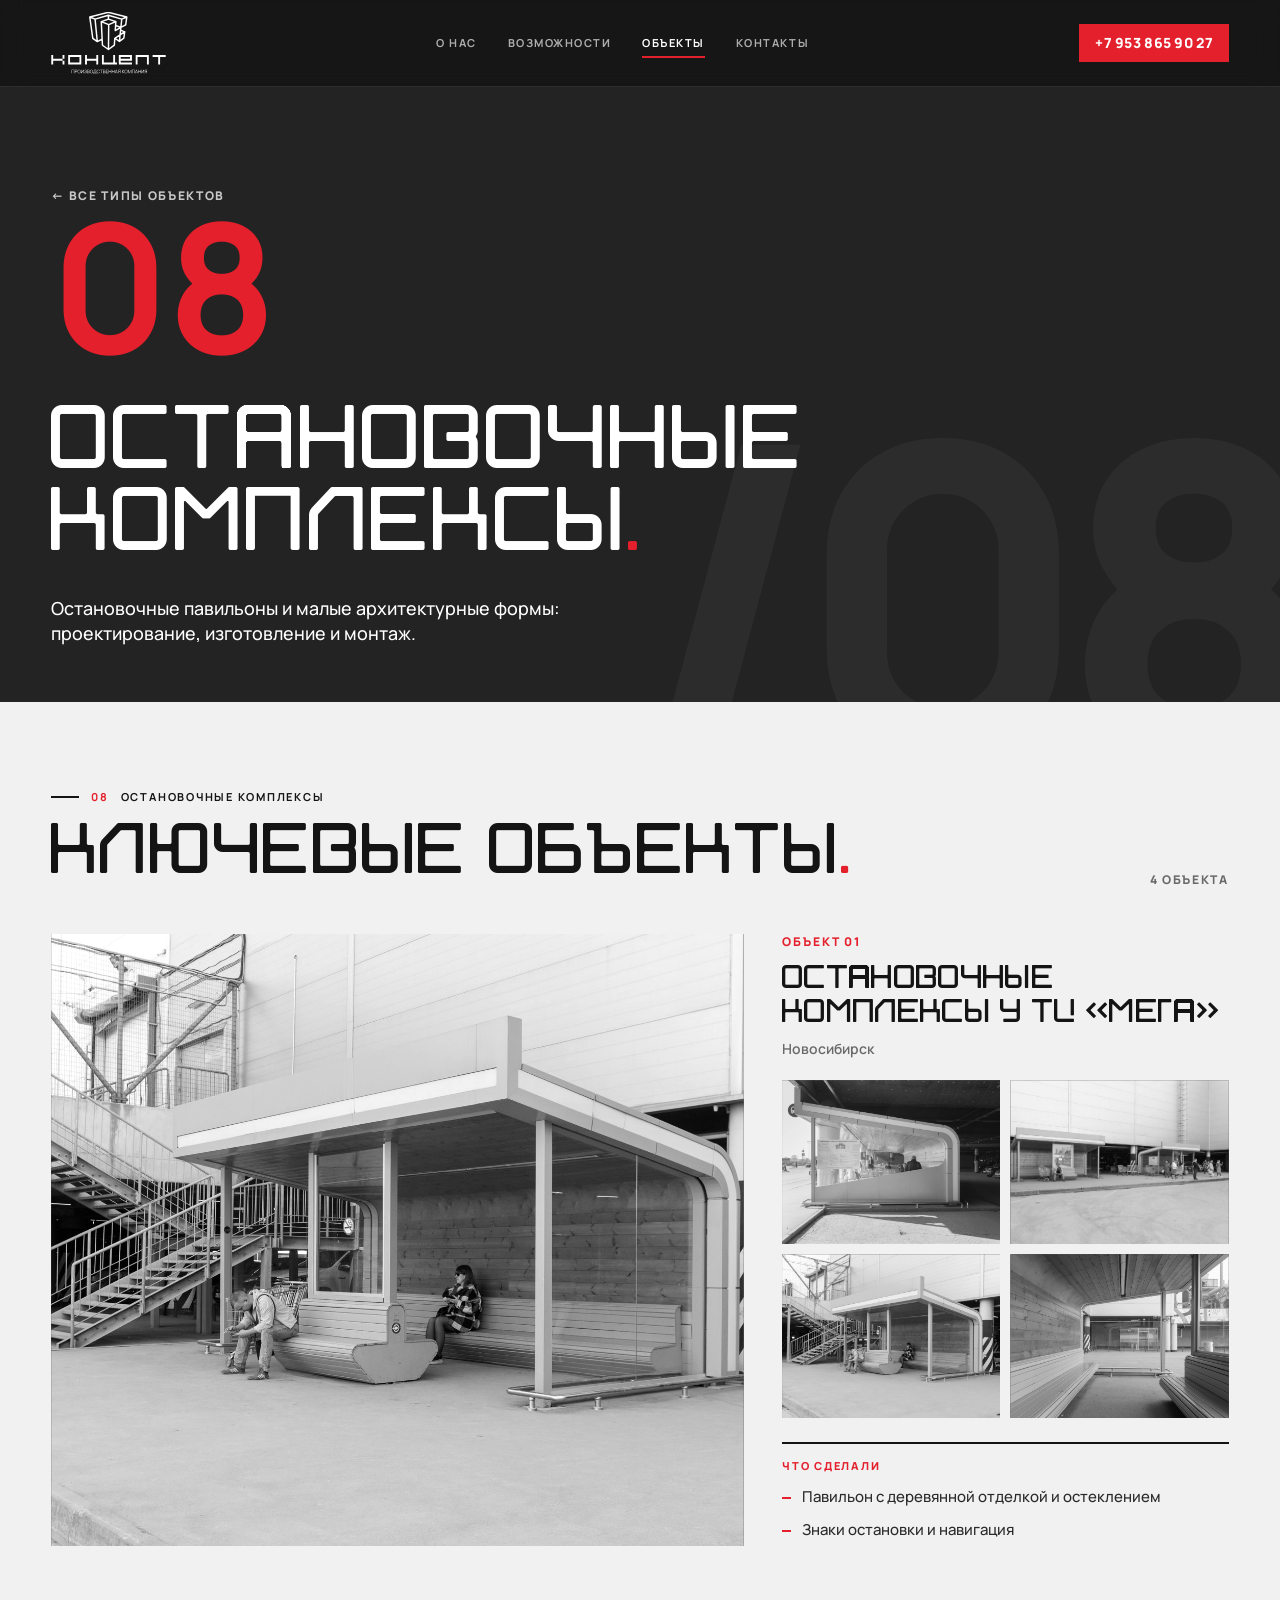
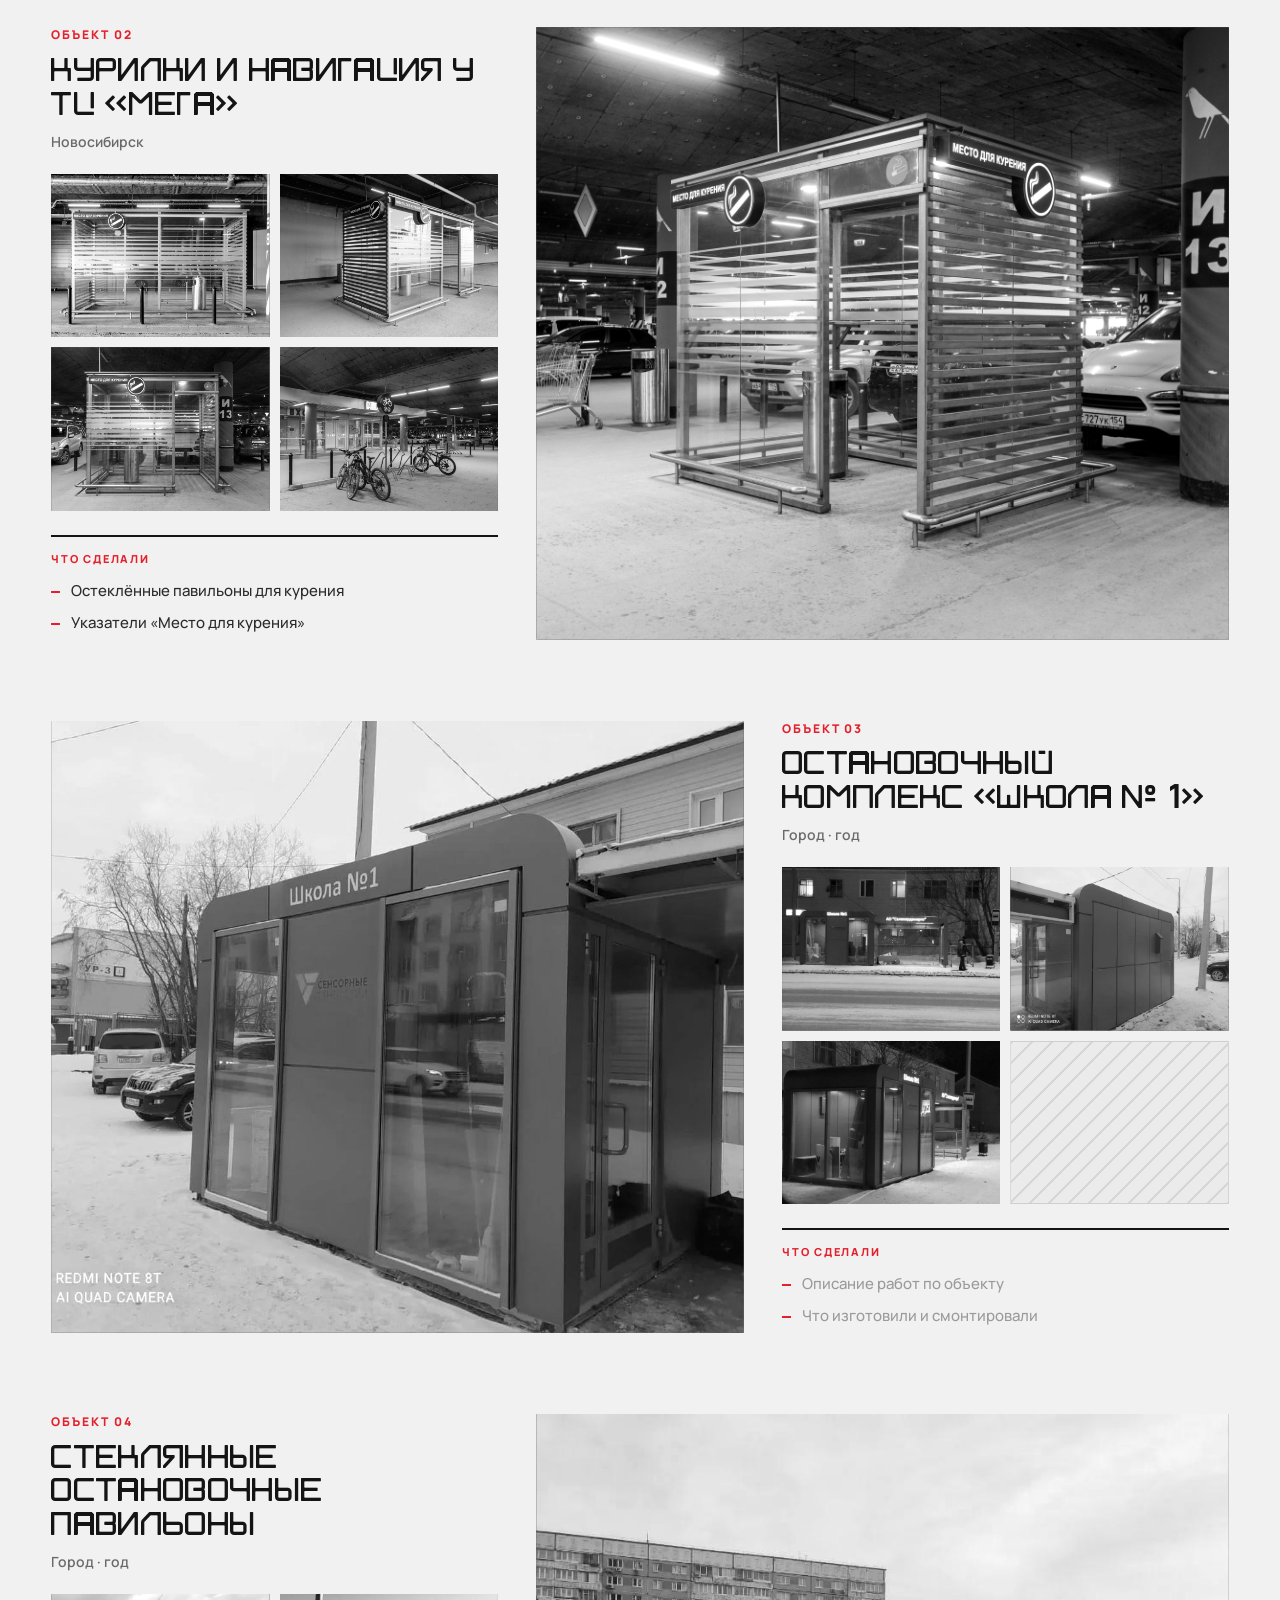
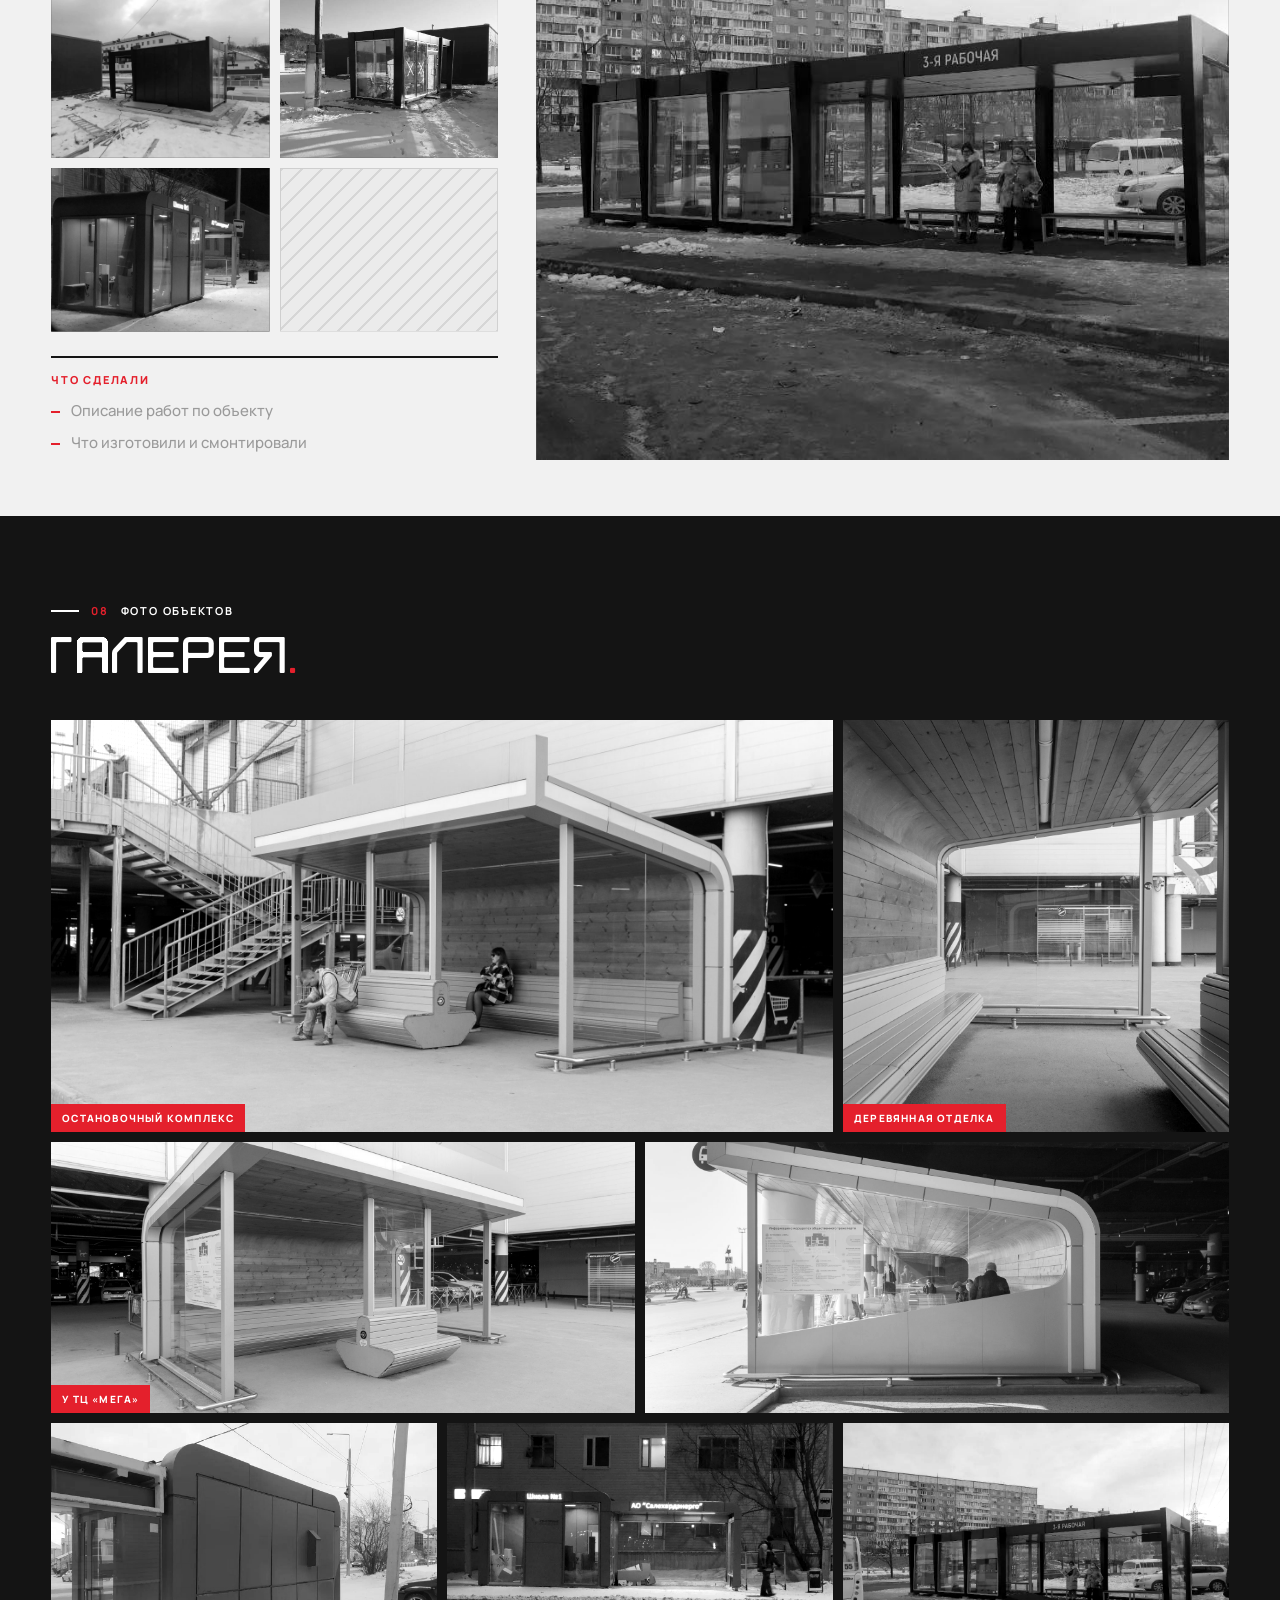
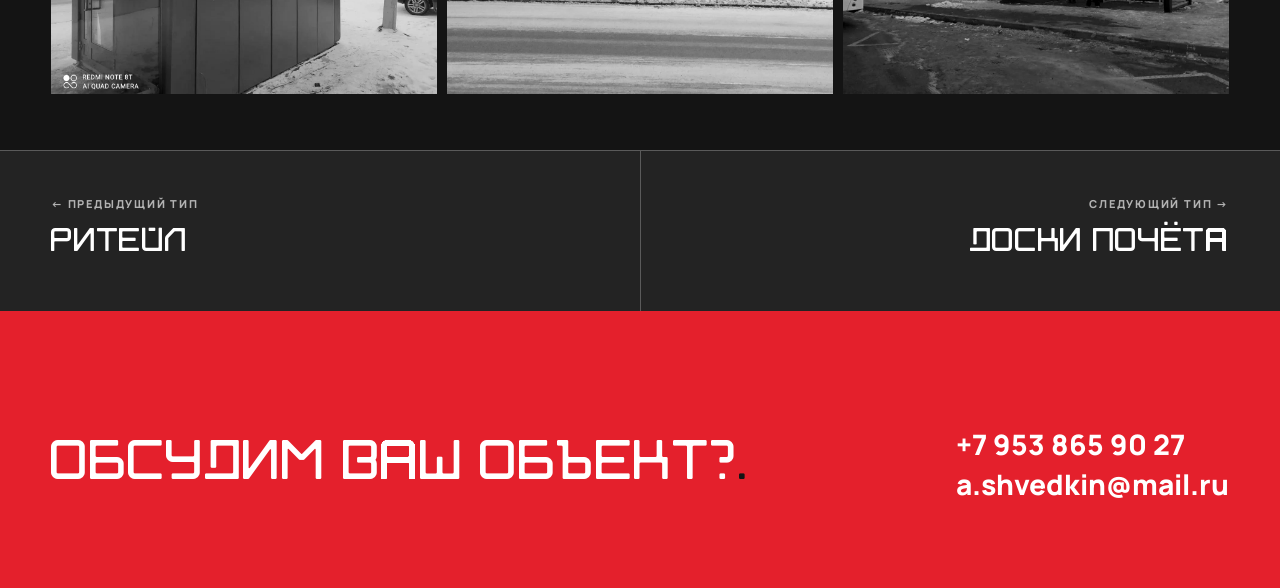
<file: objects/ostanovki.html>
<!doctype html>
<html lang="ru">
<head>
<meta charset="utf-8">
<meta name="viewport" content="width=device-width,initial-scale=1">
<title>Остановочные комплексы — РПК Концепт</title>
<link rel="preconnect" href="https://fonts.googleapis.com">
<link rel="preconnect" href="https://fonts.gstatic.com" crossorigin>
<link href="https://fonts.googleapis.com/css2?family=Manrope:wght@300;400;500;700;800&display=swap" rel="stylesheet">
<link rel="stylesheet" href="../assets/site.css">
<style>
.tpage .sec{min-height:0}
.tphead{min-height:78vh!important;display:flex;flex-direction:column;justify-content:flex-end;background:var(--dark);color:var(--beige,#fff);padding-top:calc(var(--pad)*2.6)}
.tphead .back{display:inline-flex;gap:10px;align-items:center;font-size:12px;font-weight:800;letter-spacing:.14em;text-transform:uppercase;margin-bottom:34px;opacity:.75;align-self:flex-start}
.tphead .back:hover{opacity:1;color:var(--red)}
.tphead .no{font-size:clamp(90px,14vw,230px);font-weight:800;letter-spacing:-.07em;line-height:.78;color:var(--red);margin-bottom:26px}
.tphead h1{font-size:clamp(40px,min(7vw,13vh),120px);line-height:.92}
.tphead p{margin-top:26px;font-size:clamp(15px,1.4vw,20px);max-width:52ch;font-weight:500;opacity:.8}
.tpobj{background:var(--light);color:var(--black)}
.tpobj .hd{display:flex;justify-content:space-between;align-items:flex-end;gap:20px;margin-bottom:5vh;flex-wrap:wrap}
.tpobj h2{margin-top:18px}
.cnt{font-size:12px;font-weight:800;letter-spacing:.14em;text-transform:uppercase;color:var(--gray)}
.cards{display:grid;grid-template-columns:repeat(auto-fill,minmax(340px,1fr));gap:48px 34px}
.ocard .main{aspect-ratio:3/2;position:relative;overflow:hidden;background:#2b2b2b}
.ocard .main img{width:100%;height:100%;object-fit:cover;filter:grayscale(1) contrast(1.05);transition:filter .5s,transform .9s}
.ocard:hover .main img{filter:grayscale(0);transform:scale(1.04)}
.ocard .th{display:grid;grid-template-columns:repeat(4,1fr);gap:8px;margin-top:8px}
.ocard .th>*{aspect-ratio:3/2;overflow:hidden;background:#2b2b2b;position:relative}
.ocard .th img{width:100%;height:100%;object-fit:cover;filter:grayscale(1)}
.ocard .th .pl,.ocard .main.pl{background:repeating-linear-gradient(135deg,#d6d6d6 0 2px,transparent 2px 14px),#ebebeb;border:1px solid #cfcfcf}
.ocard .main.pl{display:flex;align-items:flex-end;padding:14px;font-size:11px;font-weight:800;letter-spacing:.14em;text-transform:uppercase;color:#8a8a8a}
.ocard h3{font-size:clamp(22px,2vw,30px);text-transform:none;letter-spacing:-.02em;line-height:1.05;margin:20px 0 6px}
.ocard h3::after{content:none}
.ocard .m{font-size:13px;font-weight:600;color:var(--gray);margin-bottom:14px}
.ocard h5{font-size:11px;font-weight:800;letter-spacing:.16em;text-transform:uppercase;color:var(--red);padding-top:12px;border-top:1px solid #d9d9d9;margin-bottom:6px}
.ocard ul{list-style:none;font-size:15px;line-height:1.45;font-weight:500;color:#333}
.ocard li{padding:3px 0 3px 18px;position:relative}
.ocard li::before{content:"";position:absolute;left:0;top:13px;width:8px;height:2px;background:var(--red)}
.ocard li.td{color:#9a9a9a}
.tpgal{background:var(--black)}
.tpgal h2{margin:18px 0 4vh;font-size:clamp(30px,4vw,64px)}
.tplist{background:#fff;color:var(--black)}
.tplist h2{margin:18px 0 4vh}
.tplist .cols{display:grid;grid-template-columns:repeat(auto-fit,minmax(300px,1fr));gap:50px}
.tplist h4{font-size:12px;font-weight:800;letter-spacing:.16em;text-transform:uppercase;color:var(--red);padding-top:14px;border-top:3px solid var(--black);margin-bottom:10px}
.tplist li{list-style:none;font-size:clamp(20px,2.4vw,34px);font-weight:800;letter-spacing:-.02em;padding:14px 0;border-bottom:1px solid #d9d9d9}
.tpnext{background:var(--dark);padding:0!important}
.tpnext .row{display:grid;grid-template-columns:1fr 1fr}
.tpnext a{display:block;padding:clamp(28px,5vh,54px) var(--pad);border-top:1px solid rgba(255,255,255,.25);transition:background .25s}
.tpnext a+a{border-left:1px solid rgba(255,255,255,.25);text-align:right}
.tpnext a:hover{background:var(--red)}
.tpnext small{display:block;font-size:11px;font-weight:800;letter-spacing:.16em;text-transform:uppercase;opacity:.65;margin-bottom:8px}
.tpnext b{font-size:clamp(20px,2.6vw,40px);font-weight:800;letter-spacing:-.03em;text-transform:uppercase}
.tpcont{background:var(--red);color:#fff}
.tpcont .in{display:flex;justify-content:space-between;align-items:center;gap:30px;flex-wrap:wrap;padding:clamp(10px,3vh,30px) 0}
.tpcont h2{font-size:clamp(32px,4.4vw,72px)}
.tpcont h2::after{color:var(--black)}
.tpcont a.tel{font-size:clamp(20px,2.2vw,34px);font-weight:800;background:none;padding:0}
@media(max-width:700px){.tpnext .row{grid-template-columns:1fr}.tpnext a+a{border-left:0;text-align:left}}

.cards{display:flex;flex-direction:column;gap:clamp(56px,9vh,110px)}
.orow{display:grid;grid-template-columns:1.55fr 1fr;gap:clamp(24px,3vw,56px);align-items:stretch}
.orow.rev{grid-template-columns:1fr 1.55fr}
.orow.rev .big{order:2}
.orow .big{position:relative;overflow:hidden;background:#2b2b2b;min-height:clamp(380px,62vh,720px)}
.orow .big img{position:absolute;inset:0;width:100%;height:100%;object-fit:cover;filter:grayscale(1) contrast(1.05);transition:filter .6s,transform 1s}
.orow:hover .big img{filter:grayscale(0);transform:scale(1.03)}
.orow .big.pl{background:repeating-linear-gradient(135deg,#d6d6d6 0 2px,transparent 2px 16px),#ebebeb;border:1px solid #cfcfcf;display:flex;align-items:flex-end;padding:20px;font-size:12px;font-weight:800;letter-spacing:.14em;text-transform:uppercase;color:#8a8a8a}
.orow .info{display:flex;flex-direction:column}
.orow .no{font-size:12px;font-weight:800;letter-spacing:.16em;text-transform:uppercase;color:var(--red);margin-bottom:12px}
.orow h3{font-size:clamp(26px,2.6vw,42px);text-transform:none;letter-spacing:-.02em;line-height:1.02;margin:0 0 8px}
.orow h3::after{content:none}
.orow .m{font-size:14px;font-weight:600;color:var(--gray);margin-bottom:22px}
.orow .th{display:grid;grid-template-columns:1fr 1fr;gap:10px;margin-bottom:24px}
.orow .th>*{aspect-ratio:4/3;overflow:hidden;background:#2b2b2b;position:relative}
.orow .th img{width:100%;height:100%;object-fit:cover;filter:grayscale(1);transition:filter .5s,transform .8s}
.orow .th>*:hover img{filter:grayscale(0);transform:scale(1.06)}
.orow .th .pl{background:repeating-linear-gradient(135deg,#d6d6d6 0 2px,transparent 2px 14px),#ebebeb;border:1px solid #cfcfcf}
.orow h5{font-size:11px;font-weight:800;letter-spacing:.16em;text-transform:uppercase;color:var(--red);padding-top:14px;border-top:2px solid var(--black);margin-bottom:8px}
.orow ul{list-style:none;font-size:clamp(15px,1.15vw,18px);line-height:1.5;font-weight:500;color:#2a2a2a}
.orow li{padding:5px 0 5px 20px;position:relative}
.orow li::before{content:"";position:absolute;left:0;top:16px;width:9px;height:2px;background:var(--red)}
.orow li.td{color:#9a9a9a}
@media(max-width:900px){.orow,.orow.rev{grid-template-columns:1fr}.orow.rev .big{order:0}.orow .big{min-height:46vh}}
</style>
<link rel="stylesheet" href="../assets/accent.css">
<link rel="stylesheet" href="../assets/motion.css">
</head>
<body class="tpage">
<nav>
  <a href="../index.html"><img class="logo" src="../assets/logo-white.svg" alt="Концепт"></a>
  <ul>
    <li><a href="../index.html#about">О нас</a></li>
    <li><a href="../index.html#cap">Возможности</a></li>
    <li><a href="../index.html#objs" class="on">Объекты</a></li>
    <li><a href="../index.html#contact">Контакты</a></li>
  </ul>
  <a class="tel" href="tel:+79538659027">+7 953 865 90 27</a>
</nav>

<section class="sec tphead" data-g="/08">
  <a class="back" href="../index.html#objs">← Все типы объектов</a>
  <div class="no rv">08</div>
  <h1 class="rv d1">Остановочные комплексы</h1>
  <p class="rv d2">Остановочные павильоны и малые архитектурные формы: проектирование, изготовление и монтаж.</p>
</section>

<section class="sec tpobj">
  <div class="hd"><div><div class="label rv"><b>08</b> Остановочные комплексы</div><h2 class="rv d1">Ключевые объекты</h2></div><div class="cnt rv d2">4 объекта</div></div>
  <div class="cards"><article class="orow rv"><div class="big"><img src="../img/mega_008.jpg" alt=""></div><div class="info"><div class="no">Объект 01</div><h3>Остановочные комплексы у ТЦ «Мега»</h3><div class="m">Новосибирск</div><div class="th"><div><img src="../img/mega_006.jpg" alt=""></div><div><img src="../img/mega_007.jpg" alt=""></div><div><img src="../img/mega_008.jpg" alt=""></div><div><img src="../img/mega_011.jpg" alt=""></div></div><h5>Что сделали</h5><ul><li>Павильон с деревянной отделкой и остеклением</li><li>Знаки остановки и навигация</li></ul></div></article><article class="orow rev rv"><div class="big"><img src="../img/mega_030.jpg" alt=""></div><div class="info"><div class="no">Объект 02</div><h3>Курилки и навигация у ТЦ «Мега»</h3><div class="m">Новосибирск</div><div class="th"><div><img src="../img/mega_023.jpg" alt=""></div><div><img src="../img/mega_025.jpg" alt=""></div><div><img src="../img/mega_028.jpg" alt=""></div><div><img src="../img/mega_017.jpg" alt=""></div></div><h5>Что сделали</h5><ul><li>Остеклённые павильоны для курения</li><li>Указатели «Место для курения»</li></ul></div></article><article class="orow rv"><div class="big"><img src="../img/stop_school.jpg" alt=""></div><div class="info"><div class="no">Объект 03</div><h3>Остановочный комплекс «Школа № 1»</h3><div class="m">Город · год</div><div class="th"><div><img src="../img/stop_night.jpg" alt=""></div><div><img src="../img/stop_red.jpg" alt=""></div><div><img src="../img/stop_dusk.jpg" alt=""></div><div class="pl"></div></div><h5>Что сделали</h5><ul><li class="td">Описание работ по объекту</li><li class="td">Что изготовили и смонтировали</li></ul></div></article><article class="orow rev rv"><div class="big"><img src="../img/stop_glass.jpg" alt=""></div><div class="info"><div class="no">Объект 04</div><h3>Стеклянные остановочные павильоны</h3><div class="m">Город · год</div><div class="th"><div><img src="../img/stop_black.jpg" alt=""></div><div><img src="../img/stop_snow.jpg" alt=""></div><div><img src="../img/stop_dusk.jpg" alt=""></div><div class="pl"></div></div><h5>Что сделали</h5><ul><li class="td">Описание работ по объекту</li><li class="td">Что изготовили и смонтировали</li></ul></div></article></div>
</section>
<section class="sec tpgal"><div class="label rv"><b>08</b> Фото объектов</div><h2 class="rv d1">Галерея</h2><div class="gal rv d2"><figure class="w4 h3"><img src="../img/mega_008.jpg" alt=""><figcaption>Остановочный комплекс</figcaption></figure><figure class="w2 h3"><img src="../img/mega_011.jpg" alt=""><figcaption>Деревянная отделка</figcaption></figure><figure class="w3 h2"><img src="../img/mega_009.jpg" alt=""><figcaption>У ТЦ «Мега»</figcaption></figure><figure class="w3 h2"><img src="../img/mega_006.jpg" alt=""></figure><figure class="w2 h2"><img src="../img/stop_red.jpg" alt=""></figure><figure class="w2 h2"><img src="../img/stop_night.jpg" alt=""></figure><figure class="w2 h2"><img src="../img/stop_glass.jpg" alt=""></figure></div></section>

<section class="sec tpnext"><div class="row"><a href="riteyl.html"><small>← Предыдущий тип</small><b>Ритейл</b></a><a href="doski-pocheta.html"><small>Следующий тип →</small><b>Доски почёта</b></a></div></section>

<section class="sec tpcont"><div class="in"><h2>Обсудим ваш объект?</h2><div><a class="tel" href="tel:+79538659027">+7 953 865 90 27</a><br><a class="tel"  data-em-user="a.shvedkin" data-em-dom="mail.ru"></a></div></div></section>
<script>
const io=new IntersectionObserver(e=>e.forEach(x=>{if(x.isIntersecting){x.target.classList.add('in');io.unobserve(x.target)}}),{threshold:.1});
document.querySelectorAll('.rv').forEach(el=>io.observe(el));
</script>
<script src="../assets/motion.js"></script>
<script src="../assets/credits.js"></script>
</body>
</html>
</file>
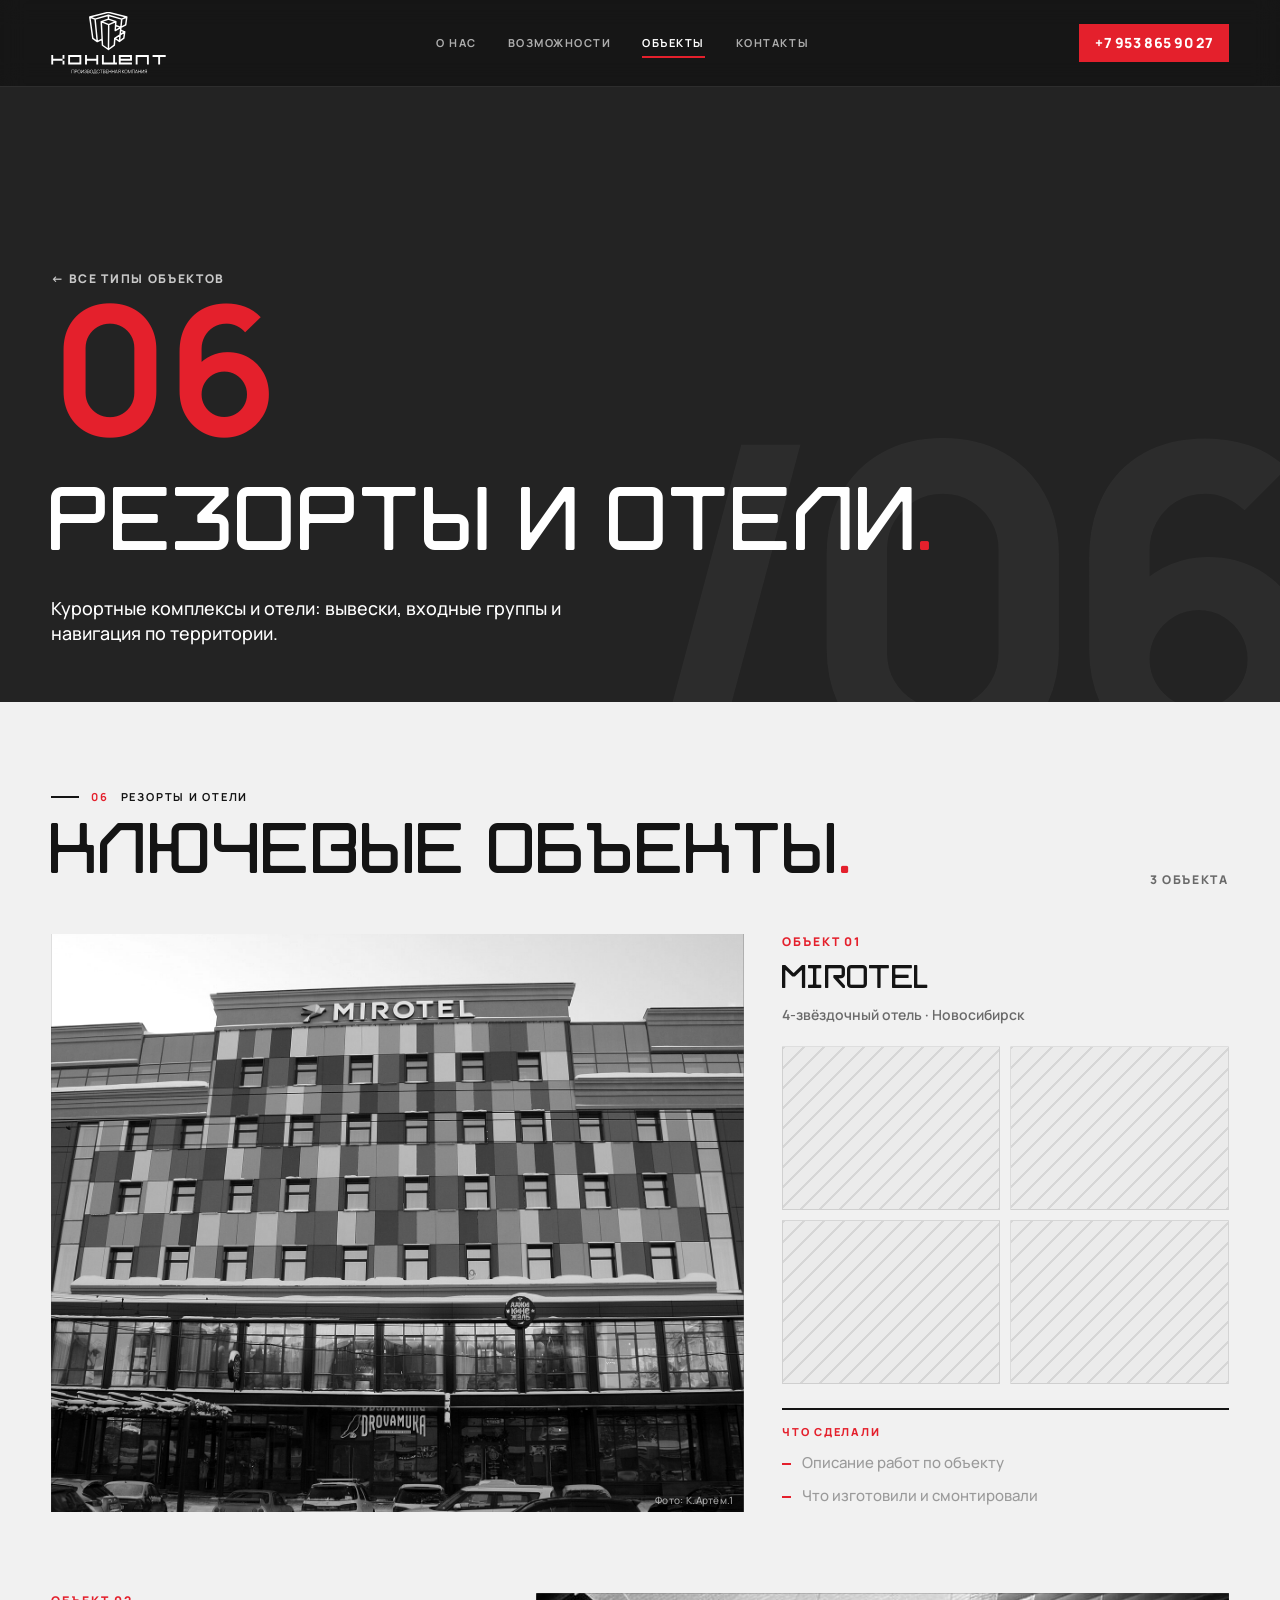
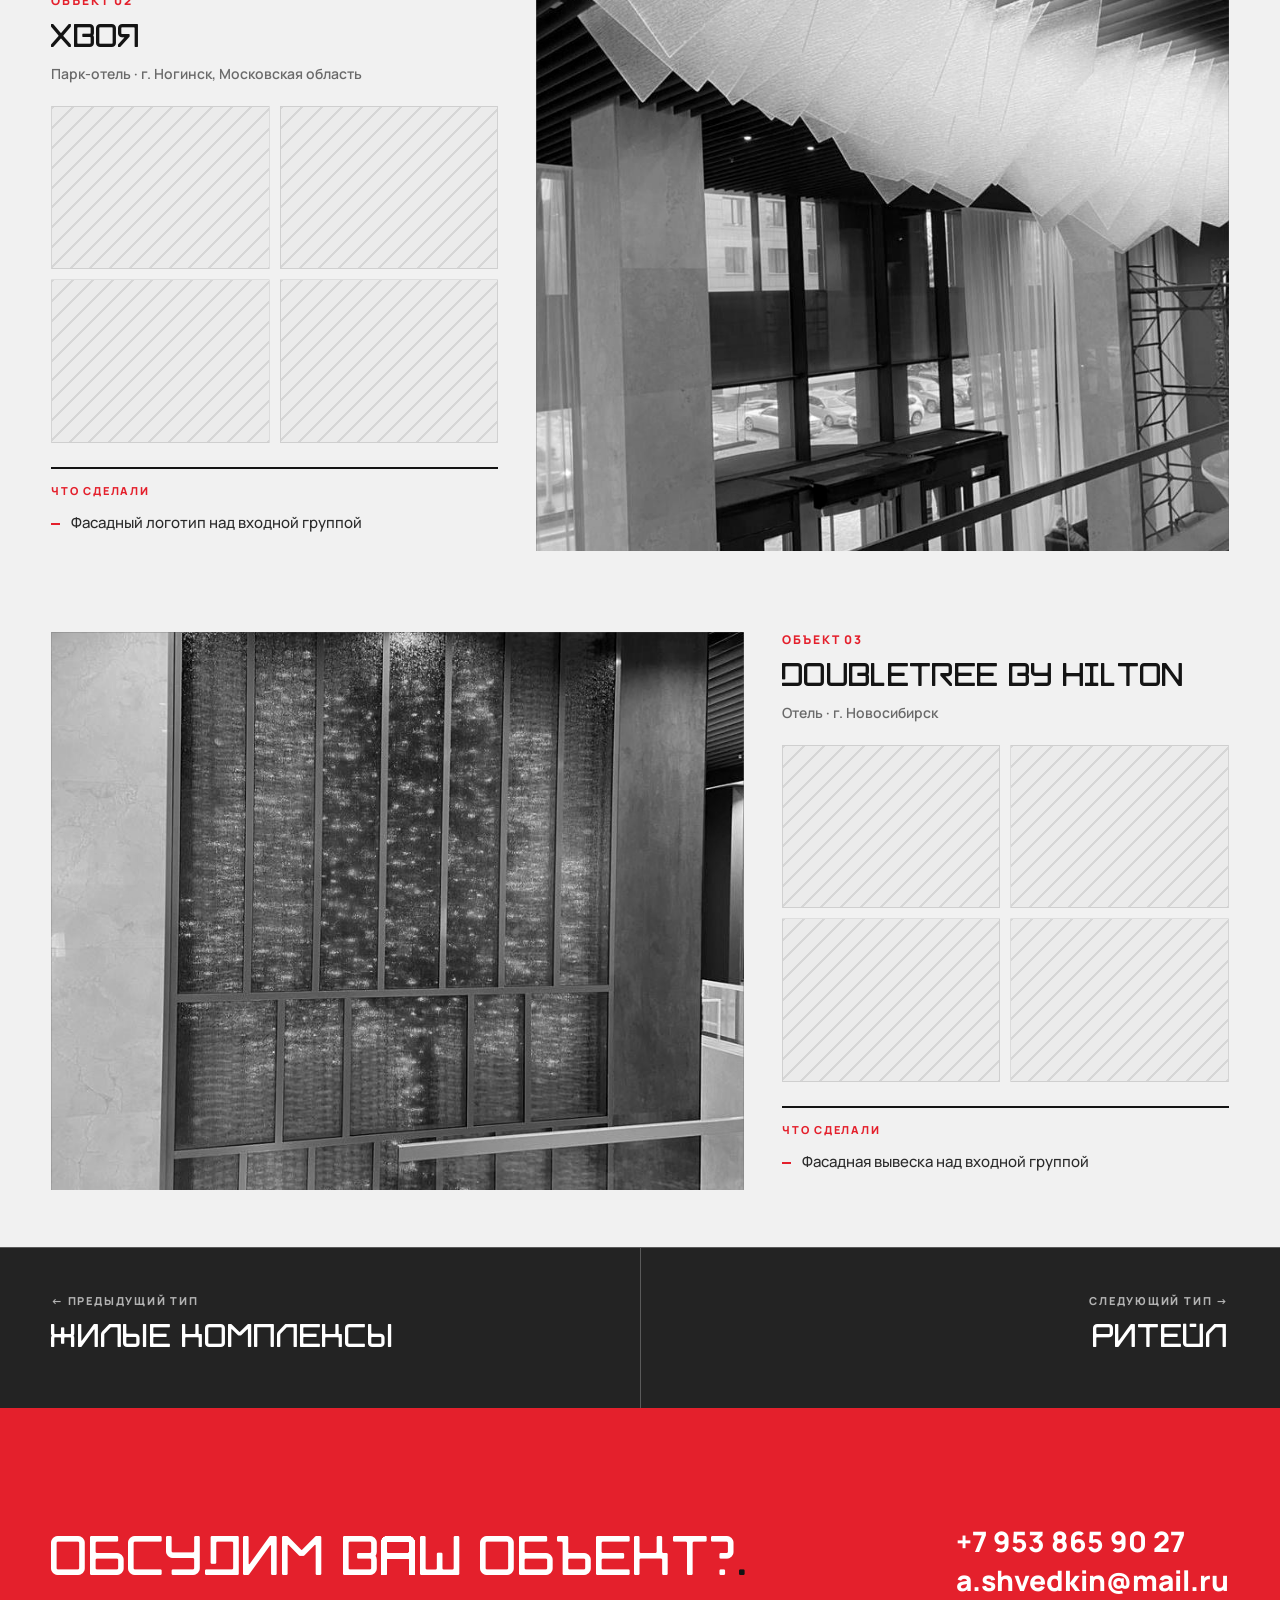
<file: objects/resorty.html>
<!doctype html>
<html lang="ru">
<head>
<meta charset="utf-8">
<meta name="viewport" content="width=device-width,initial-scale=1">
<title>Резорты и отели — РПК Концепт</title>
<link rel="preconnect" href="https://fonts.googleapis.com">
<link rel="preconnect" href="https://fonts.gstatic.com" crossorigin>
<link href="https://fonts.googleapis.com/css2?family=Manrope:wght@300;400;500;700;800&display=swap" rel="stylesheet">
<link rel="stylesheet" href="../assets/site.css">
<style>
.tpage .sec{min-height:0}
.tphead{min-height:78vh!important;display:flex;flex-direction:column;justify-content:flex-end;background:var(--dark);color:var(--beige,#fff);padding-top:calc(var(--pad)*2.6)}
.tphead .back{display:inline-flex;gap:10px;align-items:center;font-size:12px;font-weight:800;letter-spacing:.14em;text-transform:uppercase;margin-bottom:34px;opacity:.75;align-self:flex-start}
.tphead .back:hover{opacity:1;color:var(--red)}
.tphead .no{font-size:clamp(90px,14vw,230px);font-weight:800;letter-spacing:-.07em;line-height:.78;color:var(--red);margin-bottom:26px}
.tphead h1{font-size:clamp(40px,min(7vw,13vh),120px);line-height:.92}
.tphead p{margin-top:26px;font-size:clamp(15px,1.4vw,20px);max-width:52ch;font-weight:500;opacity:.8}
.tpobj{background:var(--light);color:var(--black)}
.tpobj .hd{display:flex;justify-content:space-between;align-items:flex-end;gap:20px;margin-bottom:5vh;flex-wrap:wrap}
.tpobj h2{margin-top:18px}
.cnt{font-size:12px;font-weight:800;letter-spacing:.14em;text-transform:uppercase;color:var(--gray)}
.cards{display:grid;grid-template-columns:repeat(auto-fill,minmax(340px,1fr));gap:48px 34px}
.ocard .main{aspect-ratio:3/2;position:relative;overflow:hidden;background:#2b2b2b}
.ocard .main img{width:100%;height:100%;object-fit:cover;filter:grayscale(1) contrast(1.05);transition:filter .5s,transform .9s}
.ocard:hover .main img{filter:grayscale(0);transform:scale(1.04)}
.ocard .th{display:grid;grid-template-columns:repeat(4,1fr);gap:8px;margin-top:8px}
.ocard .th>*{aspect-ratio:3/2;overflow:hidden;background:#2b2b2b;position:relative}
.ocard .th img{width:100%;height:100%;object-fit:cover;filter:grayscale(1)}
.ocard .th .pl,.ocard .main.pl{background:repeating-linear-gradient(135deg,#d6d6d6 0 2px,transparent 2px 14px),#ebebeb;border:1px solid #cfcfcf}
.ocard .main.pl{display:flex;align-items:flex-end;padding:14px;font-size:11px;font-weight:800;letter-spacing:.14em;text-transform:uppercase;color:#8a8a8a}
.ocard h3{font-size:clamp(22px,2vw,30px);text-transform:none;letter-spacing:-.02em;line-height:1.05;margin:20px 0 6px}
.ocard h3::after{content:none}
.ocard .m{font-size:13px;font-weight:600;color:var(--gray);margin-bottom:14px}
.ocard h5{font-size:11px;font-weight:800;letter-spacing:.16em;text-transform:uppercase;color:var(--red);padding-top:12px;border-top:1px solid #d9d9d9;margin-bottom:6px}
.ocard ul{list-style:none;font-size:15px;line-height:1.45;font-weight:500;color:#333}
.ocard li{padding:3px 0 3px 18px;position:relative}
.ocard li::before{content:"";position:absolute;left:0;top:13px;width:8px;height:2px;background:var(--red)}
.ocard li.td{color:#9a9a9a}
.tpgal{background:var(--black)}
.tpgal h2{margin:18px 0 4vh;font-size:clamp(30px,4vw,64px)}
.tplist{background:#fff;color:var(--black)}
.tplist h2{margin:18px 0 4vh}
.tplist .cols{display:grid;grid-template-columns:repeat(auto-fit,minmax(300px,1fr));gap:50px}
.tplist h4{font-size:12px;font-weight:800;letter-spacing:.16em;text-transform:uppercase;color:var(--red);padding-top:14px;border-top:3px solid var(--black);margin-bottom:10px}
.tplist li{list-style:none;font-size:clamp(20px,2.4vw,34px);font-weight:800;letter-spacing:-.02em;padding:14px 0;border-bottom:1px solid #d9d9d9}
.tpnext{background:var(--dark);padding:0!important}
.tpnext .row{display:grid;grid-template-columns:1fr 1fr}
.tpnext a{display:block;padding:clamp(28px,5vh,54px) var(--pad);border-top:1px solid rgba(255,255,255,.25);transition:background .25s}
.tpnext a+a{border-left:1px solid rgba(255,255,255,.25);text-align:right}
.tpnext a:hover{background:var(--red)}
.tpnext small{display:block;font-size:11px;font-weight:800;letter-spacing:.16em;text-transform:uppercase;opacity:.65;margin-bottom:8px}
.tpnext b{font-size:clamp(20px,2.6vw,40px);font-weight:800;letter-spacing:-.03em;text-transform:uppercase}
.tpcont{background:var(--red);color:#fff}
.tpcont .in{display:flex;justify-content:space-between;align-items:center;gap:30px;flex-wrap:wrap;padding:clamp(10px,3vh,30px) 0}
.tpcont h2{font-size:clamp(32px,4.4vw,72px)}
.tpcont h2::after{color:var(--black)}
.tpcont a.tel{font-size:clamp(20px,2.2vw,34px);font-weight:800;background:none;padding:0}
@media(max-width:700px){.tpnext .row{grid-template-columns:1fr}.tpnext a+a{border-left:0;text-align:left}}

.cards{display:flex;flex-direction:column;gap:clamp(56px,9vh,110px)}
.orow{display:grid;grid-template-columns:1.55fr 1fr;gap:clamp(24px,3vw,56px);align-items:stretch}
.orow.rev{grid-template-columns:1fr 1.55fr}
.orow.rev .big{order:2}
.orow .big{position:relative;overflow:hidden;background:#2b2b2b;min-height:clamp(380px,62vh,720px)}
.orow .big img{position:absolute;inset:0;width:100%;height:100%;object-fit:cover;filter:grayscale(1) contrast(1.05);transition:filter .6s,transform 1s}
.orow:hover .big img{filter:grayscale(0);transform:scale(1.03)}
.orow .big.pl{background:repeating-linear-gradient(135deg,#d6d6d6 0 2px,transparent 2px 16px),#ebebeb;border:1px solid #cfcfcf;display:flex;align-items:flex-end;padding:20px;font-size:12px;font-weight:800;letter-spacing:.14em;text-transform:uppercase;color:#8a8a8a}
.orow .info{display:flex;flex-direction:column}
.orow .no{font-size:12px;font-weight:800;letter-spacing:.16em;text-transform:uppercase;color:var(--red);margin-bottom:12px}
.orow h3{font-size:clamp(26px,2.6vw,42px);text-transform:none;letter-spacing:-.02em;line-height:1.02;margin:0 0 8px}
.orow h3::after{content:none}
.orow .m{font-size:14px;font-weight:600;color:var(--gray);margin-bottom:22px}
.orow .th{display:grid;grid-template-columns:1fr 1fr;gap:10px;margin-bottom:24px}
.orow .th>*{aspect-ratio:4/3;overflow:hidden;background:#2b2b2b;position:relative}
.orow .th img{width:100%;height:100%;object-fit:cover;filter:grayscale(1);transition:filter .5s,transform .8s}
.orow .th>*:hover img{filter:grayscale(0);transform:scale(1.06)}
.orow .th .pl{background:repeating-linear-gradient(135deg,#d6d6d6 0 2px,transparent 2px 14px),#ebebeb;border:1px solid #cfcfcf}
.orow h5{font-size:11px;font-weight:800;letter-spacing:.16em;text-transform:uppercase;color:var(--red);padding-top:14px;border-top:2px solid var(--black);margin-bottom:8px}
.orow ul{list-style:none;font-size:clamp(15px,1.15vw,18px);line-height:1.5;font-weight:500;color:#2a2a2a}
.orow li{padding:5px 0 5px 20px;position:relative}
.orow li::before{content:"";position:absolute;left:0;top:16px;width:9px;height:2px;background:var(--red)}
.orow li.td{color:#9a9a9a}
@media(max-width:900px){.orow,.orow.rev{grid-template-columns:1fr}.orow.rev .big{order:0}.orow .big{min-height:46vh}}
</style>
<link rel="stylesheet" href="../assets/accent.css">
<link rel="stylesheet" href="../assets/motion.css">
</head>
<body class="tpage">
<nav>
  <a href="../index.html"><img class="logo" src="../assets/logo-white.svg" alt="Концепт"></a>
  <ul>
    <li><a href="../index.html#about">О нас</a></li>
    <li><a href="../index.html#cap">Возможности</a></li>
    <li><a href="../index.html#objs" class="on">Объекты</a></li>
    <li><a href="../index.html#contact">Контакты</a></li>
  </ul>
  <a class="tel" href="tel:+79538659027">+7 953 865 90 27</a>
</nav>

<section class="sec tphead" data-g="/06">
  <a class="back" href="../index.html#objs">← Все типы объектов</a>
  <div class="no rv">06</div>
  <h1 class="rv d1">Резорты и отели</h1>
  <p class="rv d2">Курортные комплексы и отели: вывески, входные группы и навигация по территории.</p>
</section>

<section class="sec tpobj">
  <div class="hd"><div><div class="label rv"><b>06</b> Резорты и отели</div><h2 class="rv d1">Ключевые объекты</h2></div><div class="cnt rv d2">3 объекта</div></div>
  <div class="cards"><article class="orow rv"><div class="big"><img src="../img/web_hotel1.jpg" alt=""></div><div class="info"><div class="no">Объект 01</div><h3>Mirotel</h3><div class="m">4-звёздочный отель · Новосибирск</div><div class="th"><div class="pl"></div><div class="pl"></div><div class="pl"></div><div class="pl"></div></div><h5>Что сделали</h5><ul><li class="td">Описание работ по объекту</li><li class="td">Что изготовили и смонтировали</li></ul></div></article><article class="orow rev rv"><div class="big"><img src="../img/hvoya_main.jpg" alt=""></div><div class="info"><div class="no">Объект 02</div><h3>Хвоя</h3><div class="m">Парк-отель · г. Ногинск, Московская область</div><div class="th"><div class="pl"></div><div class="pl"></div><div class="pl"></div><div class="pl"></div></div><h5>Что сделали</h5><ul><li>Фасадный логотип над входной группой</li></ul></div></article><article class="orow rv"><div class="big"><img src="../img/dt_main.jpg" alt=""></div><div class="info"><div class="no">Объект 03</div><h3>DoubleTree by Hilton</h3><div class="m">Отель · г. Новосибирск</div><div class="th"><div class="pl"></div><div class="pl"></div><div class="pl"></div><div class="pl"></div></div><h5>Что сделали</h5><ul><li>Фасадная вывеска над входной группой</li></ul></div></article></div>
</section>


<section class="sec tpnext"><div class="row"><a href="zhilye.html"><small>← Предыдущий тип</small><b>Жилые комплексы</b></a><a href="riteyl.html"><small>Следующий тип →</small><b>Ритейл</b></a></div></section>

<section class="sec tpcont"><div class="in"><h2>Обсудим ваш объект?</h2><div><a class="tel" href="tel:+79538659027">+7 953 865 90 27</a><br><a class="tel"  data-em-user="a.shvedkin" data-em-dom="mail.ru"></a></div></div></section>
<script>
const io=new IntersectionObserver(e=>e.forEach(x=>{if(x.isIntersecting){x.target.classList.add('in');io.unobserve(x.target)}}),{threshold:.1});
document.querySelectorAll('.rv').forEach(el=>io.observe(el));
</script>
<script src="../assets/motion.js"></script>
<script src="../assets/credits.js"></script>
</body>
</html>
</file>
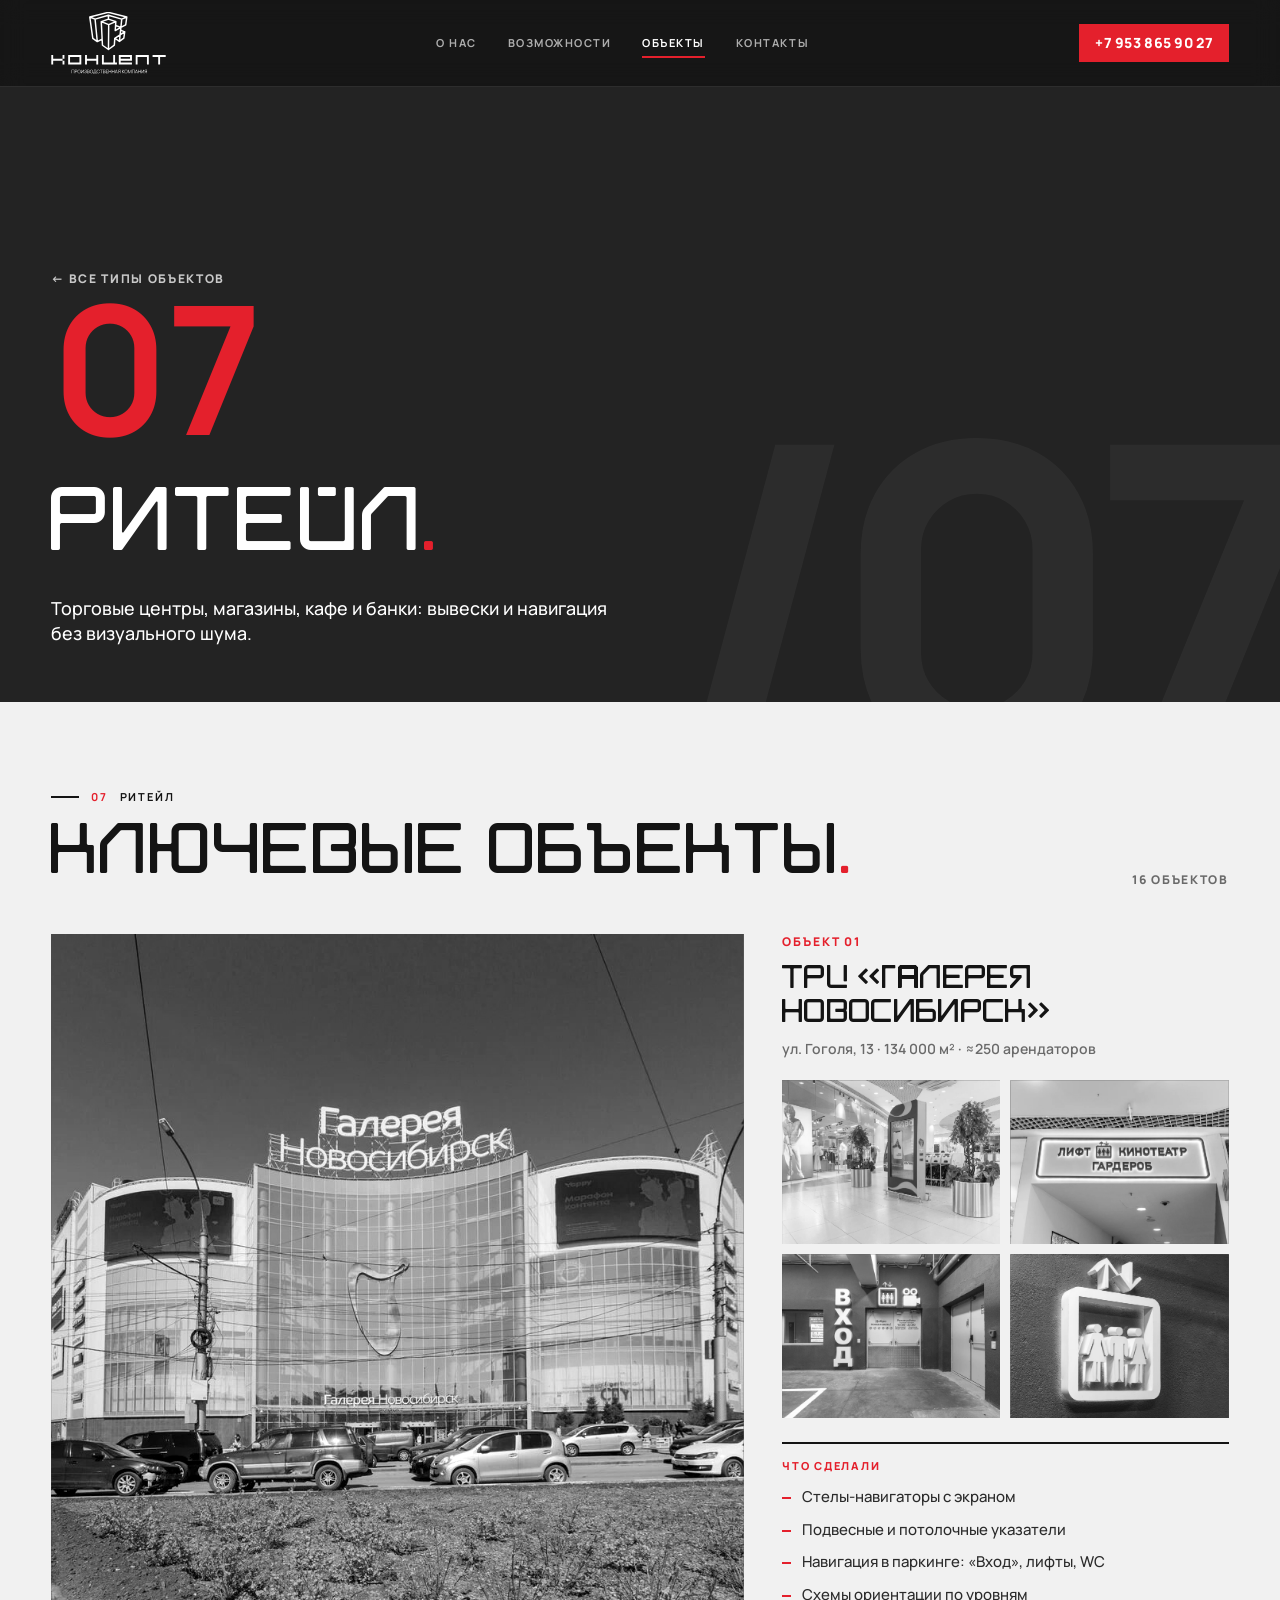
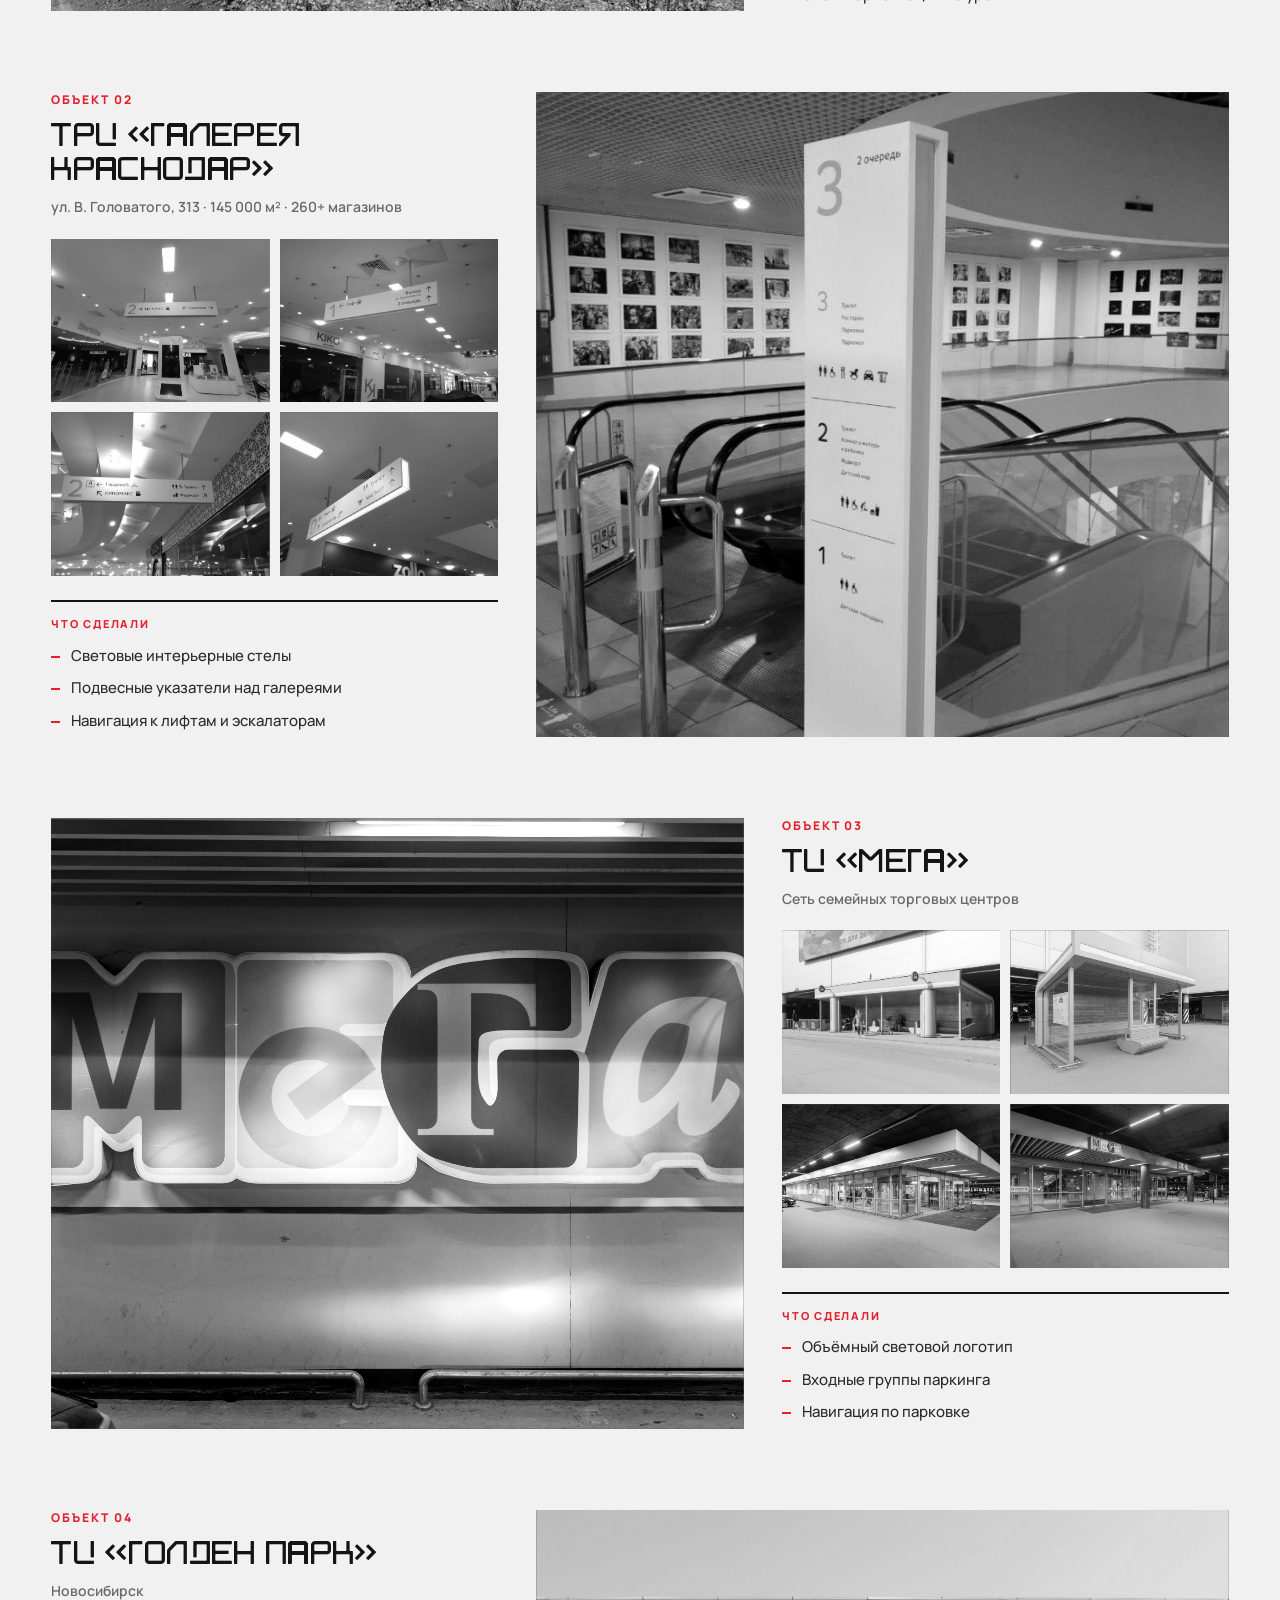
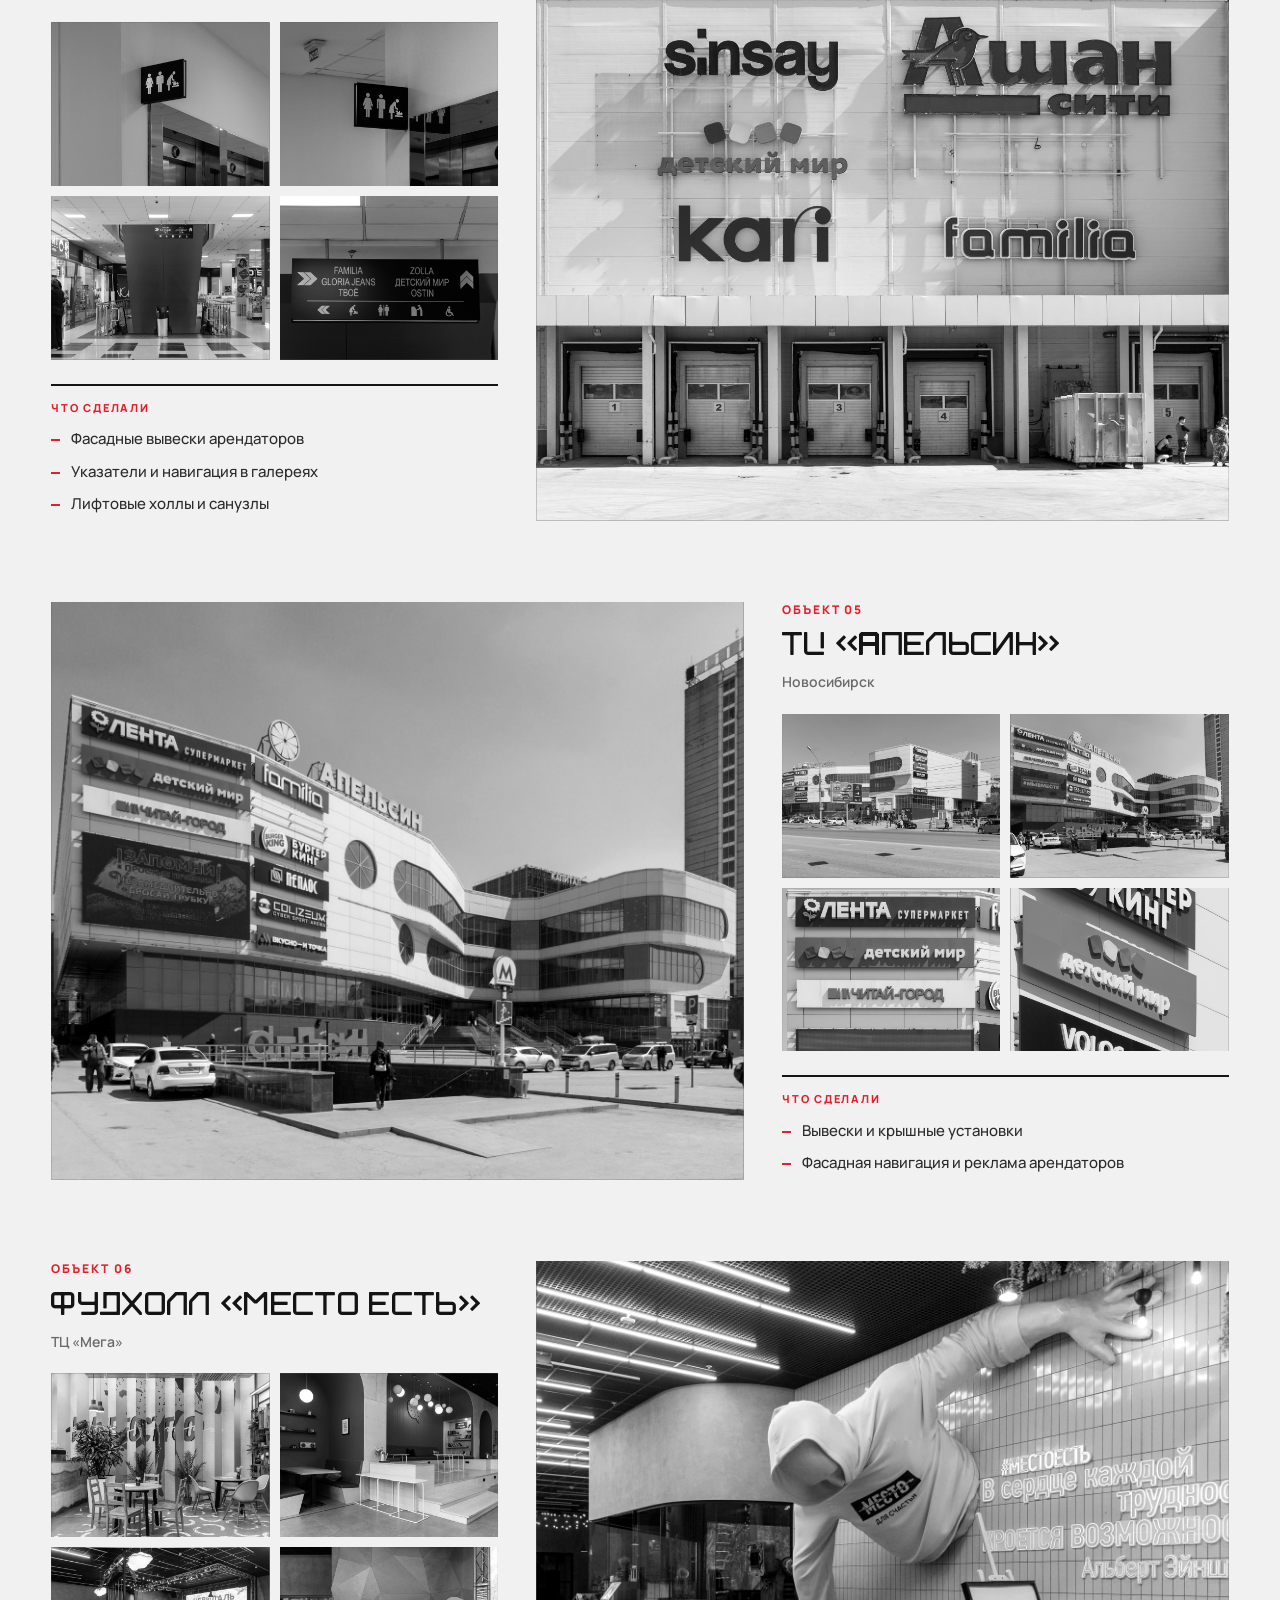
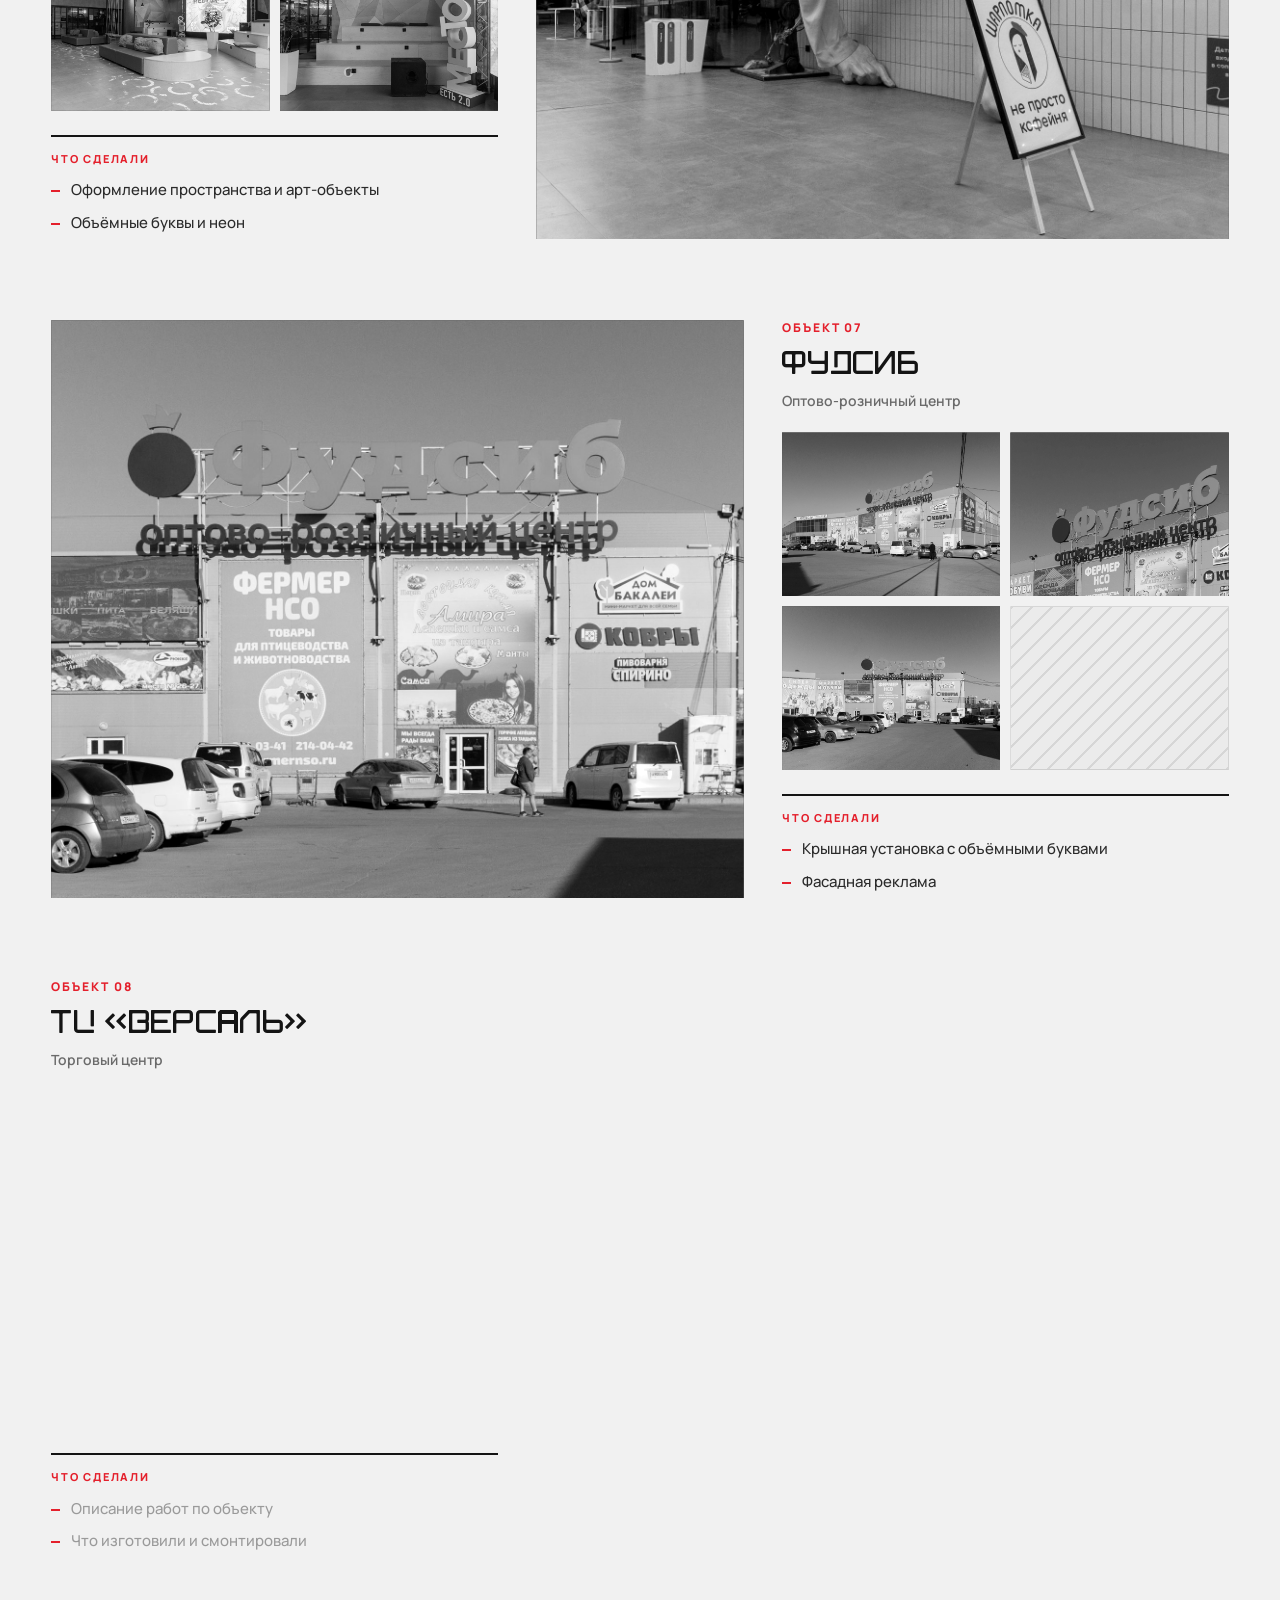
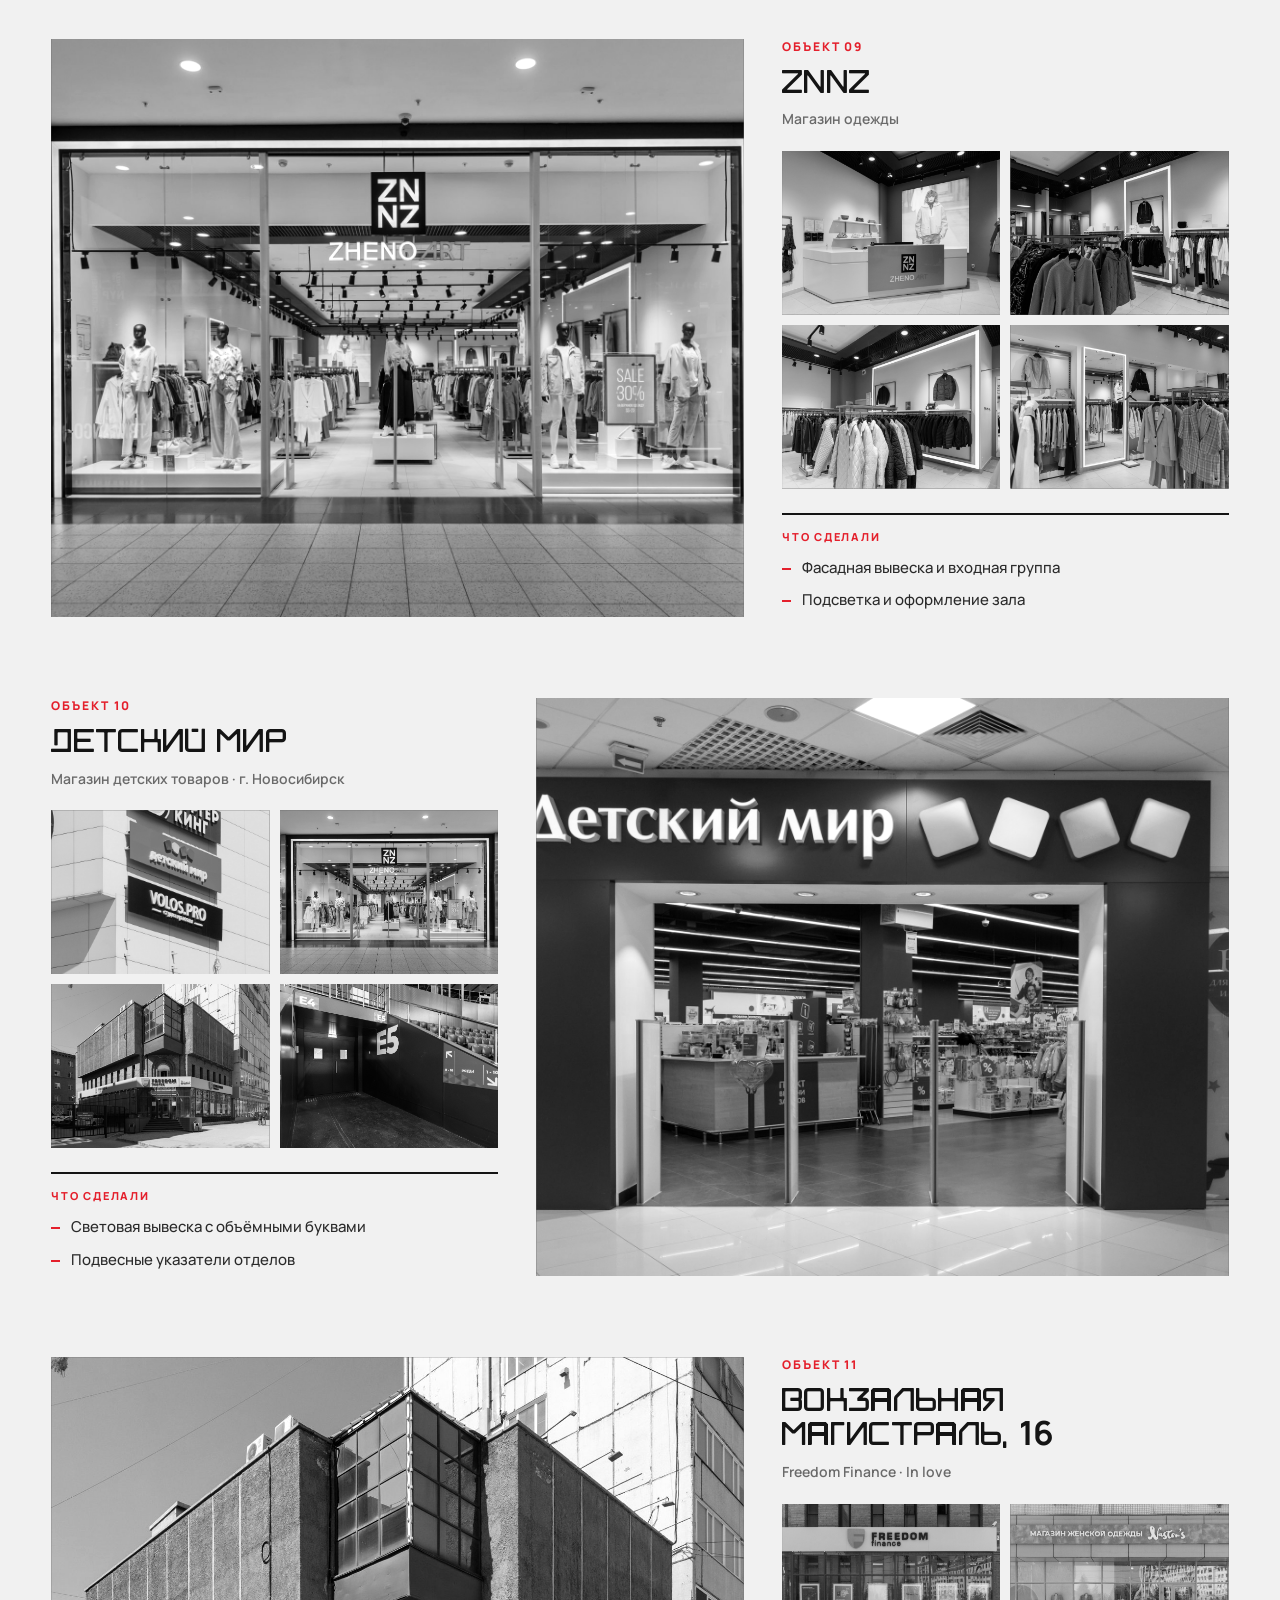
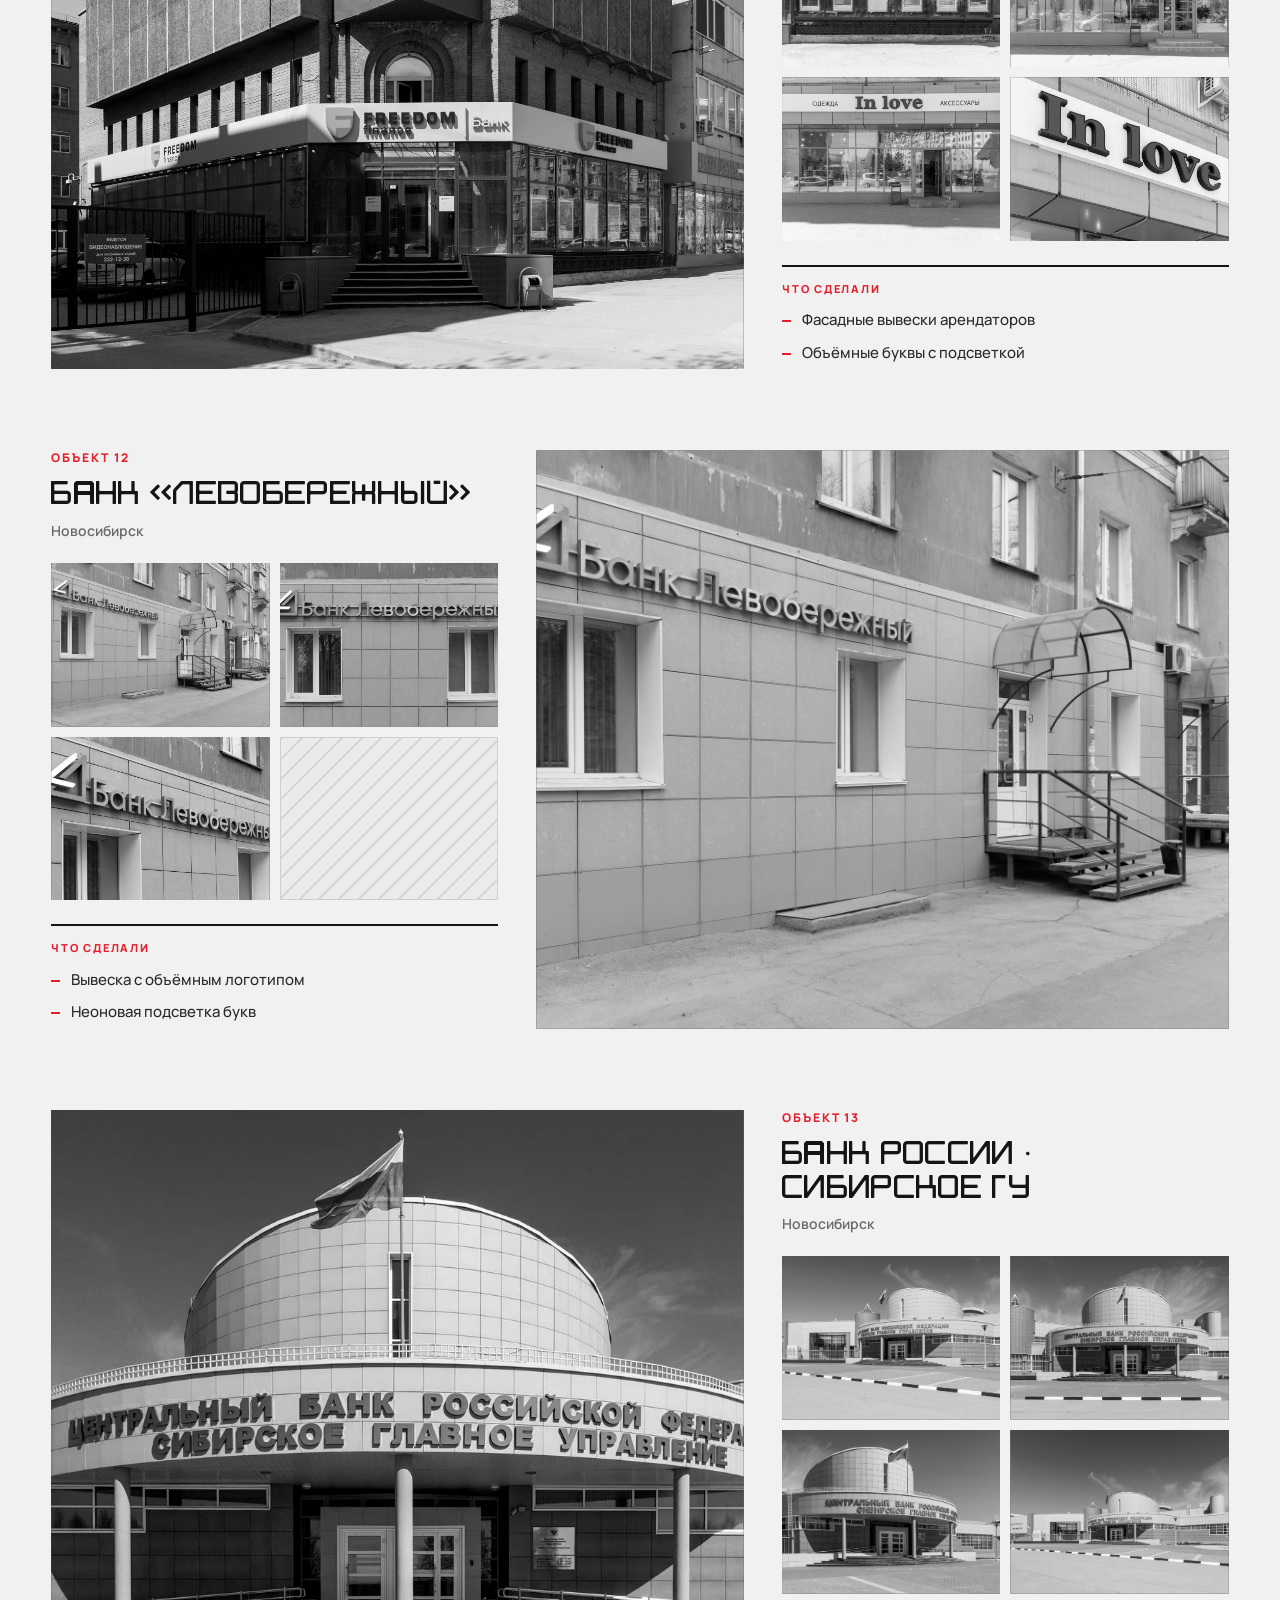
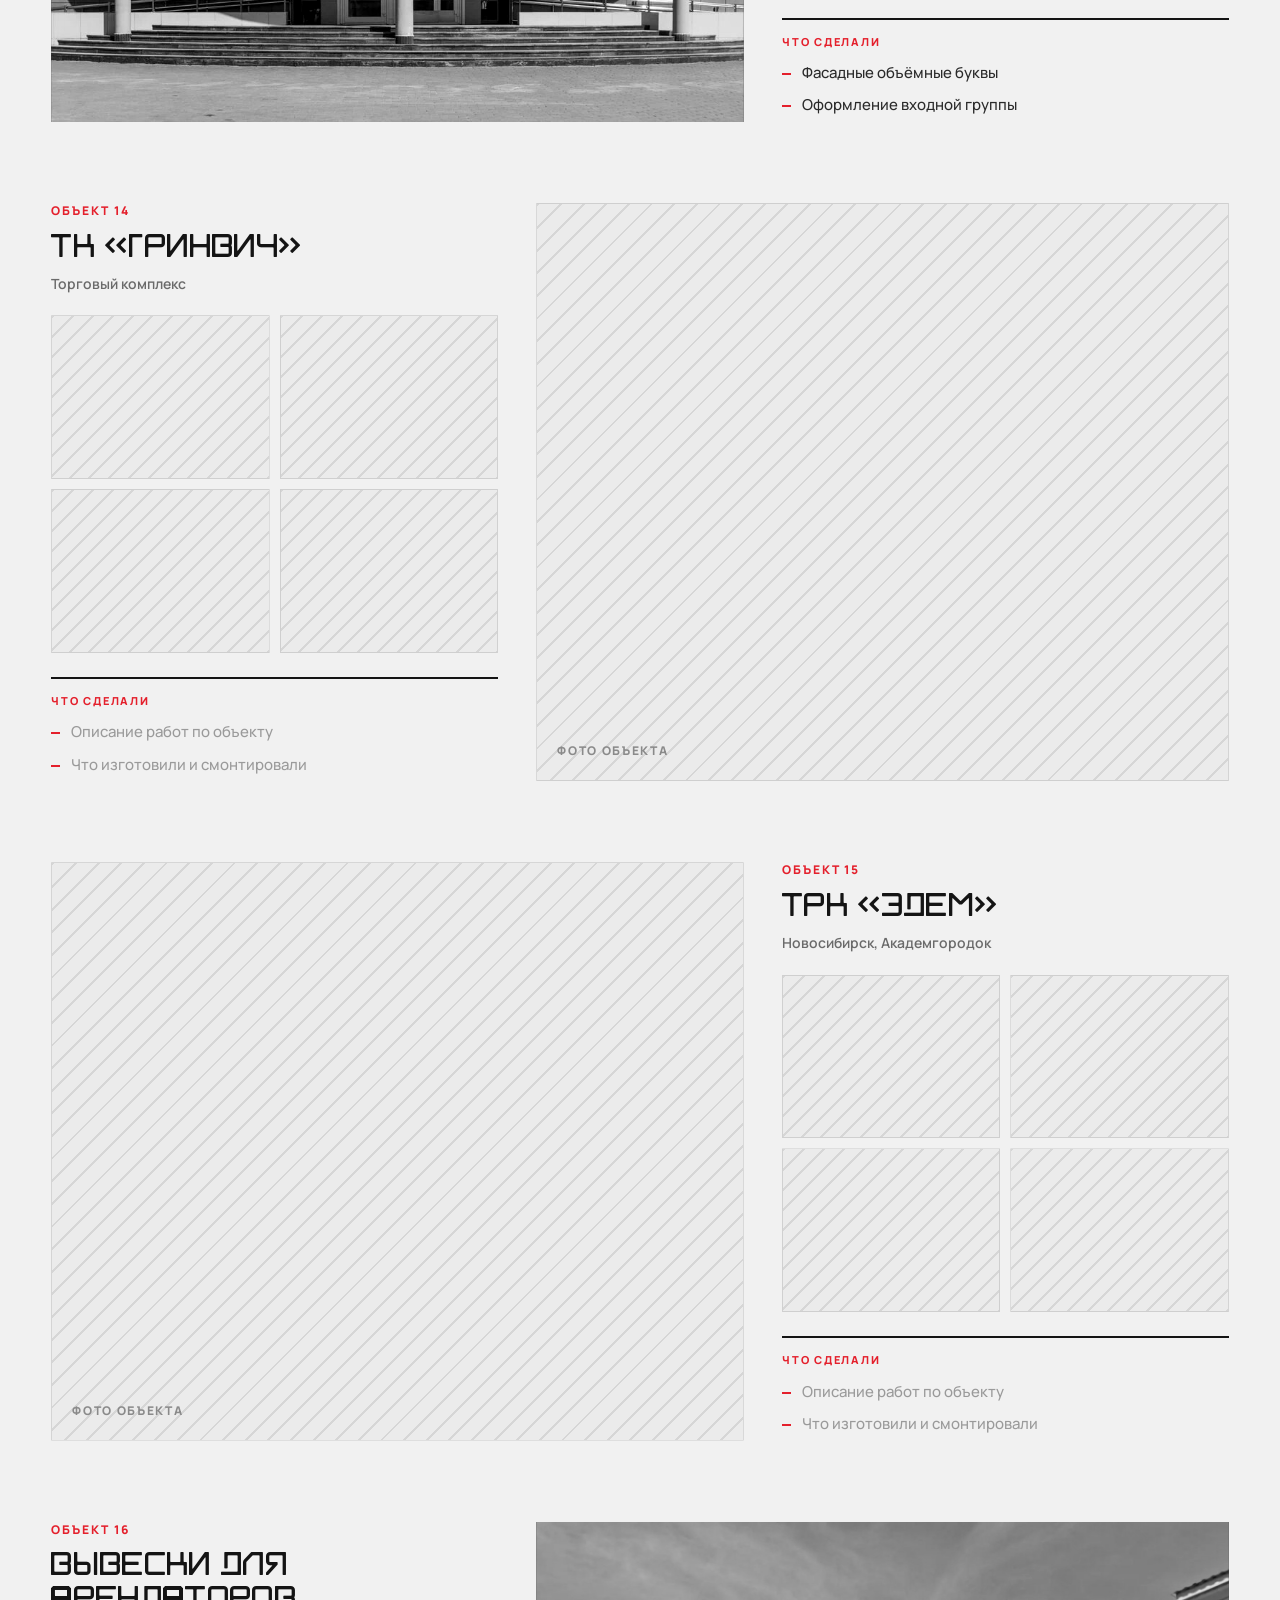
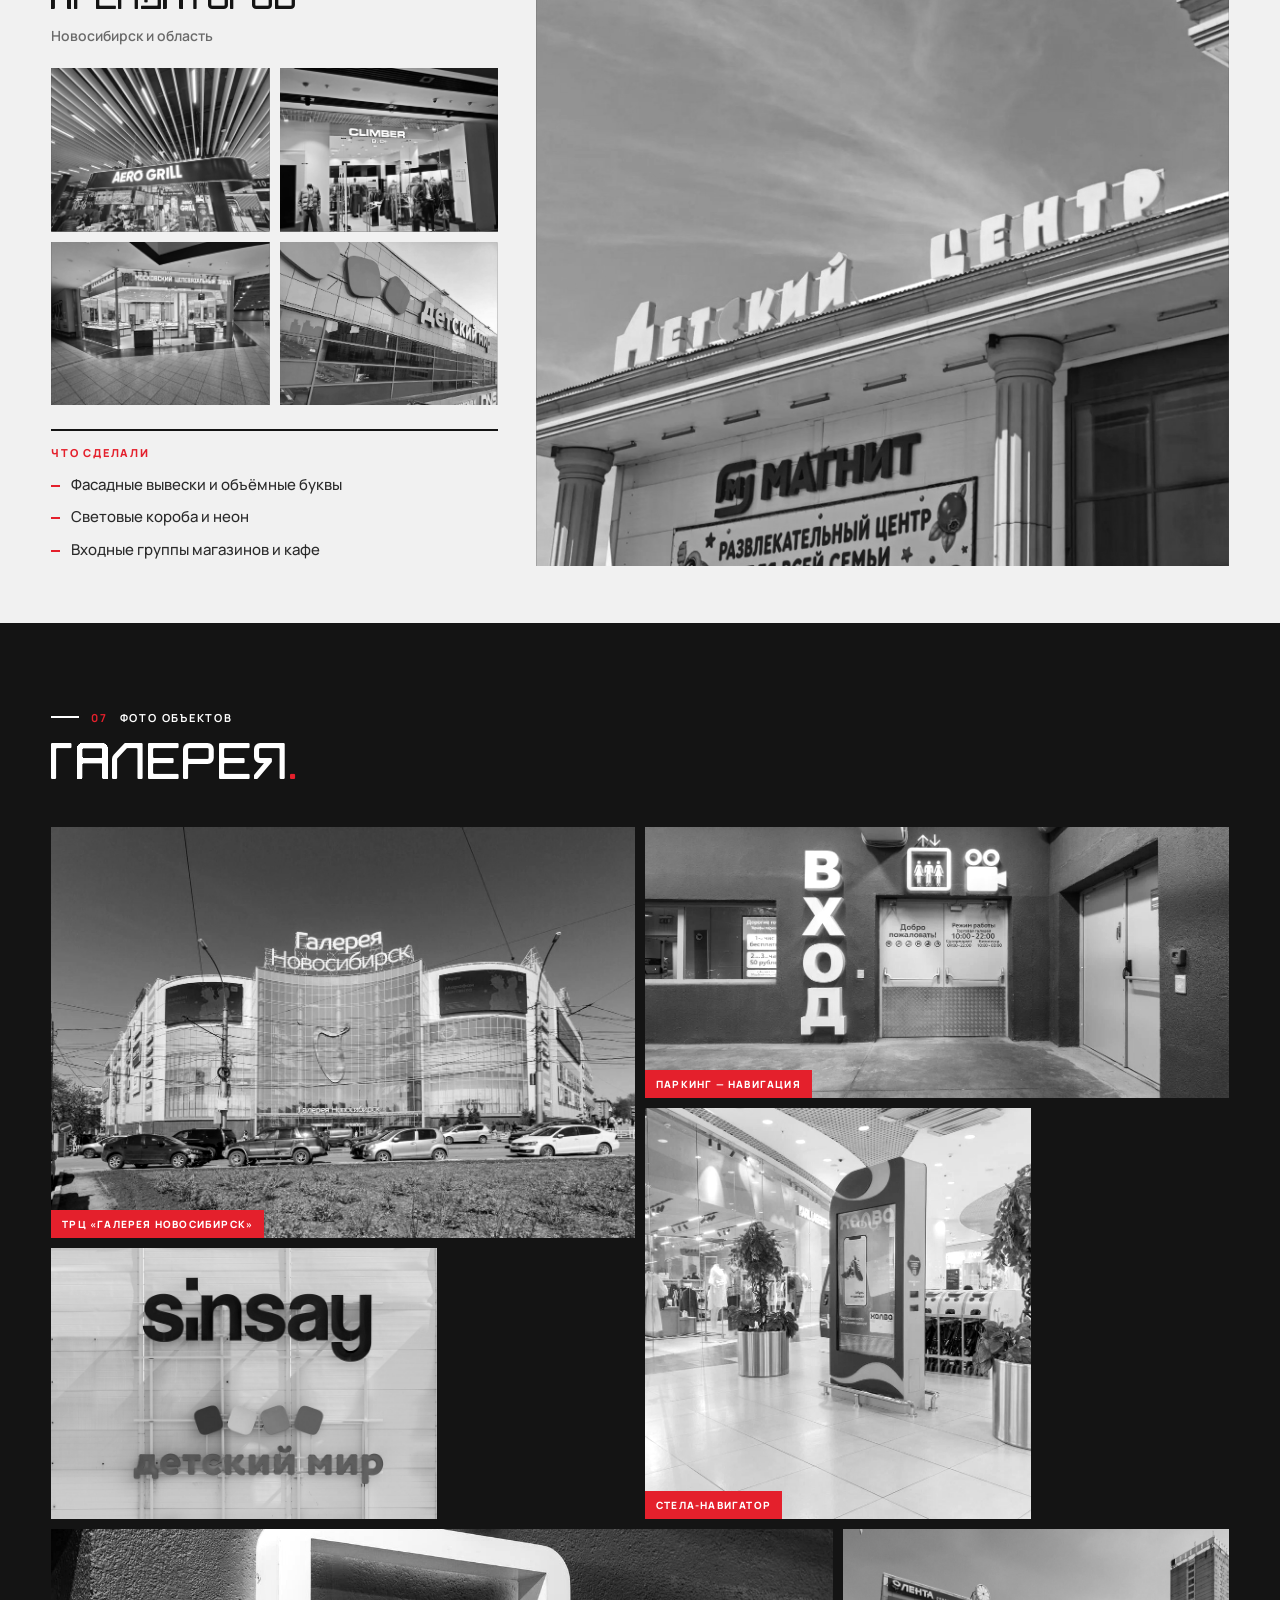
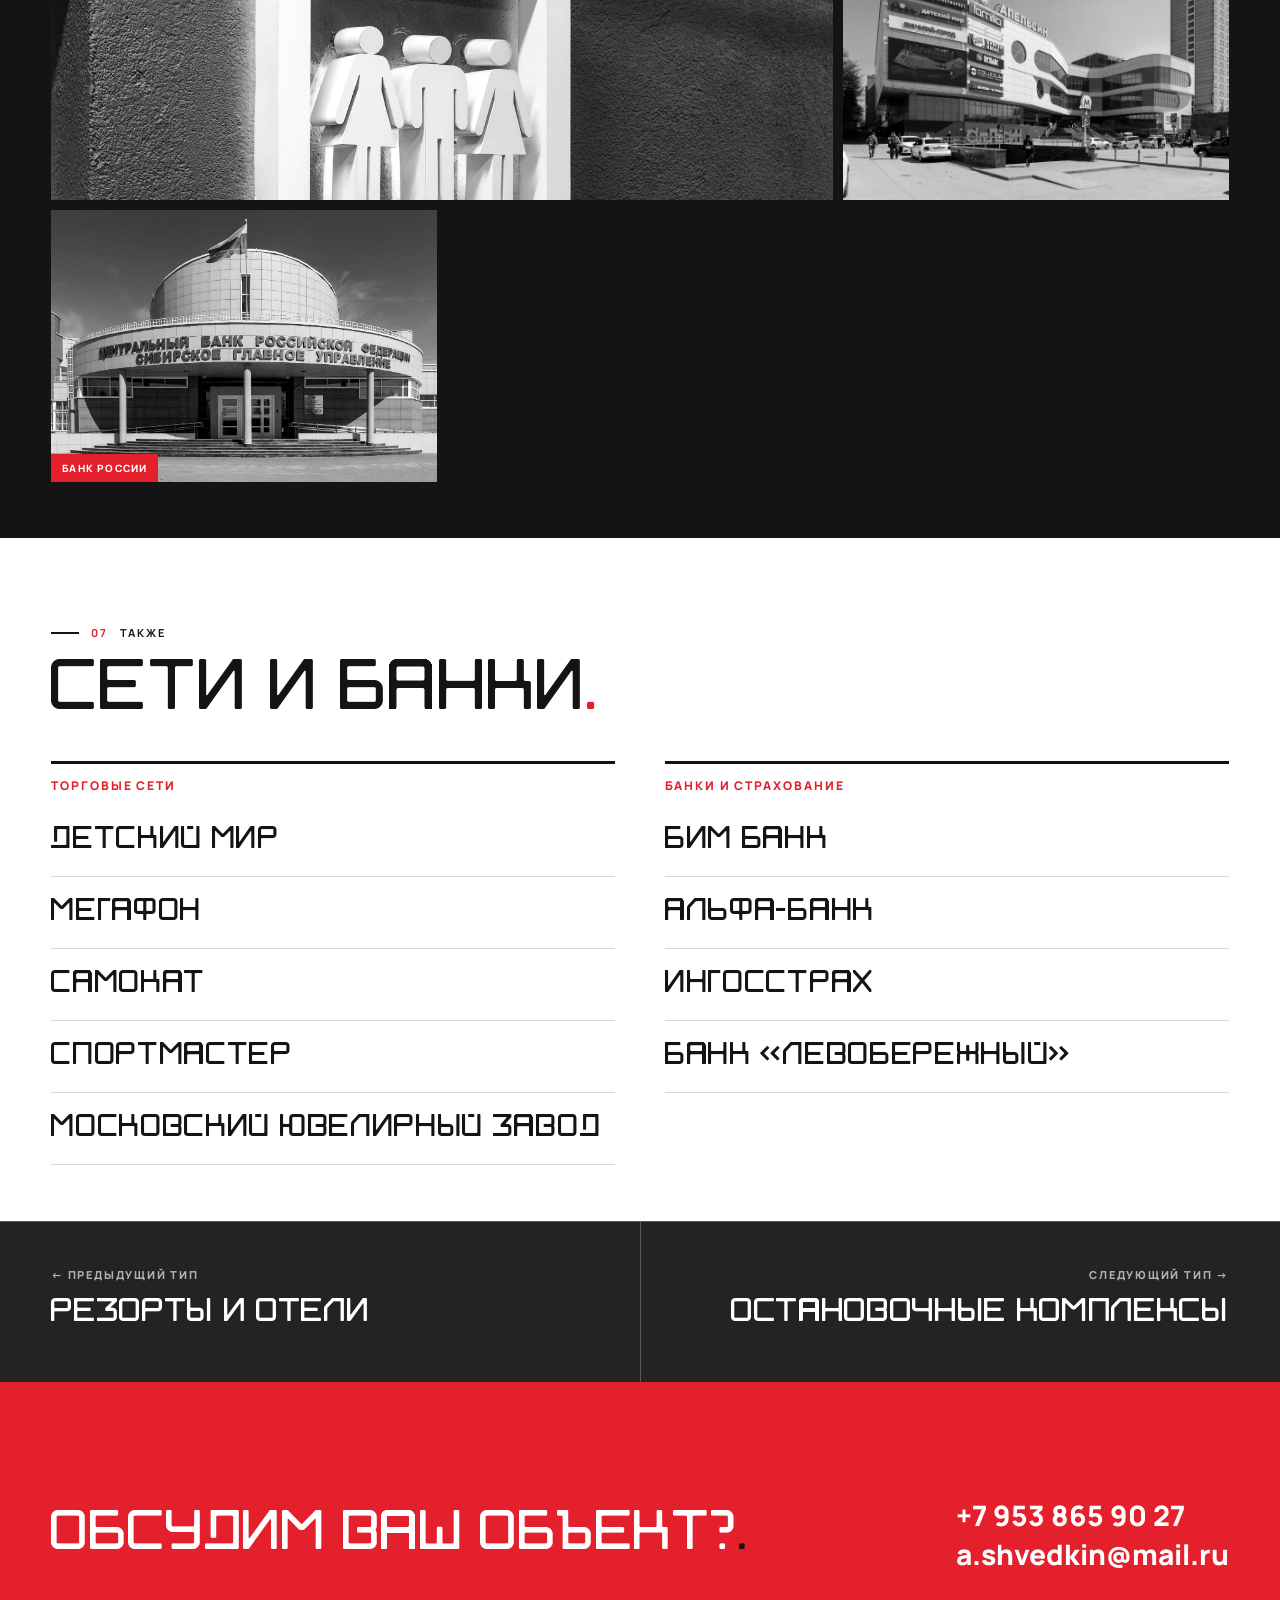
<file: objects/riteyl.html>
<!doctype html>
<html lang="ru">
<head>
<meta charset="utf-8">
<meta name="viewport" content="width=device-width,initial-scale=1">
<title>Ритейл — РПК Концепт</title>
<link rel="preconnect" href="https://fonts.googleapis.com">
<link rel="preconnect" href="https://fonts.gstatic.com" crossorigin>
<link href="https://fonts.googleapis.com/css2?family=Manrope:wght@300;400;500;700;800&display=swap" rel="stylesheet">
<link rel="stylesheet" href="../assets/site.css">
<style>
.tpage .sec{min-height:0}
.tphead{min-height:78vh!important;display:flex;flex-direction:column;justify-content:flex-end;background:var(--dark);color:var(--beige,#fff);padding-top:calc(var(--pad)*2.6)}
.tphead .back{display:inline-flex;gap:10px;align-items:center;font-size:12px;font-weight:800;letter-spacing:.14em;text-transform:uppercase;margin-bottom:34px;opacity:.75;align-self:flex-start}
.tphead .back:hover{opacity:1;color:var(--red)}
.tphead .no{font-size:clamp(90px,14vw,230px);font-weight:800;letter-spacing:-.07em;line-height:.78;color:var(--red);margin-bottom:26px}
.tphead h1{font-size:clamp(40px,min(7vw,13vh),120px);line-height:.92}
.tphead p{margin-top:26px;font-size:clamp(15px,1.4vw,20px);max-width:52ch;font-weight:500;opacity:.8}
.tpobj{background:var(--light);color:var(--black)}
.tpobj .hd{display:flex;justify-content:space-between;align-items:flex-end;gap:20px;margin-bottom:5vh;flex-wrap:wrap}
.tpobj h2{margin-top:18px}
.cnt{font-size:12px;font-weight:800;letter-spacing:.14em;text-transform:uppercase;color:var(--gray)}
.cards{display:grid;grid-template-columns:repeat(auto-fill,minmax(340px,1fr));gap:48px 34px}
.ocard .main{aspect-ratio:3/2;position:relative;overflow:hidden;background:#2b2b2b}
.ocard .main img{width:100%;height:100%;object-fit:cover;filter:grayscale(1) contrast(1.05);transition:filter .5s,transform .9s}
.ocard:hover .main img{filter:grayscale(0);transform:scale(1.04)}
.ocard .th{display:grid;grid-template-columns:repeat(4,1fr);gap:8px;margin-top:8px}
.ocard .th>*{aspect-ratio:3/2;overflow:hidden;background:#2b2b2b;position:relative}
.ocard .th img{width:100%;height:100%;object-fit:cover;filter:grayscale(1)}
.ocard .th .pl,.ocard .main.pl{background:repeating-linear-gradient(135deg,#d6d6d6 0 2px,transparent 2px 14px),#ebebeb;border:1px solid #cfcfcf}
.ocard .main.pl{display:flex;align-items:flex-end;padding:14px;font-size:11px;font-weight:800;letter-spacing:.14em;text-transform:uppercase;color:#8a8a8a}
.ocard h3{font-size:clamp(22px,2vw,30px);text-transform:none;letter-spacing:-.02em;line-height:1.05;margin:20px 0 6px}
.ocard h3::after{content:none}
.ocard .m{font-size:13px;font-weight:600;color:var(--gray);margin-bottom:14px}
.ocard h5{font-size:11px;font-weight:800;letter-spacing:.16em;text-transform:uppercase;color:var(--red);padding-top:12px;border-top:1px solid #d9d9d9;margin-bottom:6px}
.ocard ul{list-style:none;font-size:15px;line-height:1.45;font-weight:500;color:#333}
.ocard li{padding:3px 0 3px 18px;position:relative}
.ocard li::before{content:"";position:absolute;left:0;top:13px;width:8px;height:2px;background:var(--red)}
.ocard li.td{color:#9a9a9a}
.tpgal{background:var(--black)}
.tpgal h2{margin:18px 0 4vh;font-size:clamp(30px,4vw,64px)}
.tplist{background:#fff;color:var(--black)}
.tplist h2{margin:18px 0 4vh}
.tplist .cols{display:grid;grid-template-columns:repeat(auto-fit,minmax(300px,1fr));gap:50px}
.tplist h4{font-size:12px;font-weight:800;letter-spacing:.16em;text-transform:uppercase;color:var(--red);padding-top:14px;border-top:3px solid var(--black);margin-bottom:10px}
.tplist li{list-style:none;font-size:clamp(20px,2.4vw,34px);font-weight:800;letter-spacing:-.02em;padding:14px 0;border-bottom:1px solid #d9d9d9}
.tpnext{background:var(--dark);padding:0!important}
.tpnext .row{display:grid;grid-template-columns:1fr 1fr}
.tpnext a{display:block;padding:clamp(28px,5vh,54px) var(--pad);border-top:1px solid rgba(255,255,255,.25);transition:background .25s}
.tpnext a+a{border-left:1px solid rgba(255,255,255,.25);text-align:right}
.tpnext a:hover{background:var(--red)}
.tpnext small{display:block;font-size:11px;font-weight:800;letter-spacing:.16em;text-transform:uppercase;opacity:.65;margin-bottom:8px}
.tpnext b{font-size:clamp(20px,2.6vw,40px);font-weight:800;letter-spacing:-.03em;text-transform:uppercase}
.tpcont{background:var(--red);color:#fff}
.tpcont .in{display:flex;justify-content:space-between;align-items:center;gap:30px;flex-wrap:wrap;padding:clamp(10px,3vh,30px) 0}
.tpcont h2{font-size:clamp(32px,4.4vw,72px)}
.tpcont h2::after{color:var(--black)}
.tpcont a.tel{font-size:clamp(20px,2.2vw,34px);font-weight:800;background:none;padding:0}
@media(max-width:700px){.tpnext .row{grid-template-columns:1fr}.tpnext a+a{border-left:0;text-align:left}}

.cards{display:flex;flex-direction:column;gap:clamp(56px,9vh,110px)}
.orow{display:grid;grid-template-columns:1.55fr 1fr;gap:clamp(24px,3vw,56px);align-items:stretch}
.orow.rev{grid-template-columns:1fr 1.55fr}
.orow.rev .big{order:2}
.orow .big{position:relative;overflow:hidden;background:#2b2b2b;min-height:clamp(380px,62vh,720px)}
.orow .big img{position:absolute;inset:0;width:100%;height:100%;object-fit:cover;filter:grayscale(1) contrast(1.05);transition:filter .6s,transform 1s}
.orow:hover .big img{filter:grayscale(0);transform:scale(1.03)}
.orow .big.pl{background:repeating-linear-gradient(135deg,#d6d6d6 0 2px,transparent 2px 16px),#ebebeb;border:1px solid #cfcfcf;display:flex;align-items:flex-end;padding:20px;font-size:12px;font-weight:800;letter-spacing:.14em;text-transform:uppercase;color:#8a8a8a}
.orow .info{display:flex;flex-direction:column}
.orow .no{font-size:12px;font-weight:800;letter-spacing:.16em;text-transform:uppercase;color:var(--red);margin-bottom:12px}
.orow h3{font-size:clamp(26px,2.6vw,42px);text-transform:none;letter-spacing:-.02em;line-height:1.02;margin:0 0 8px}
.orow h3::after{content:none}
.orow .m{font-size:14px;font-weight:600;color:var(--gray);margin-bottom:22px}
.orow .th{display:grid;grid-template-columns:1fr 1fr;gap:10px;margin-bottom:24px}
.orow .th>*{aspect-ratio:4/3;overflow:hidden;background:#2b2b2b;position:relative}
.orow .th img{width:100%;height:100%;object-fit:cover;filter:grayscale(1);transition:filter .5s,transform .8s}
.orow .th>*:hover img{filter:grayscale(0);transform:scale(1.06)}
.orow .th .pl{background:repeating-linear-gradient(135deg,#d6d6d6 0 2px,transparent 2px 14px),#ebebeb;border:1px solid #cfcfcf}
.orow h5{font-size:11px;font-weight:800;letter-spacing:.16em;text-transform:uppercase;color:var(--red);padding-top:14px;border-top:2px solid var(--black);margin-bottom:8px}
.orow ul{list-style:none;font-size:clamp(15px,1.15vw,18px);line-height:1.5;font-weight:500;color:#2a2a2a}
.orow li{padding:5px 0 5px 20px;position:relative}
.orow li::before{content:"";position:absolute;left:0;top:16px;width:9px;height:2px;background:var(--red)}
.orow li.td{color:#9a9a9a}
@media(max-width:900px){.orow,.orow.rev{grid-template-columns:1fr}.orow.rev .big{order:0}.orow .big{min-height:46vh}}
</style>
<link rel="stylesheet" href="../assets/accent.css">
<link rel="stylesheet" href="../assets/motion.css">
</head>
<body class="tpage">
<nav>
  <a href="../index.html"><img class="logo" src="../assets/logo-white.svg" alt="Концепт"></a>
  <ul>
    <li><a href="../index.html#about">О нас</a></li>
    <li><a href="../index.html#cap">Возможности</a></li>
    <li><a href="../index.html#objs" class="on">Объекты</a></li>
    <li><a href="../index.html#contact">Контакты</a></li>
  </ul>
  <a class="tel" href="tel:+79538659027">+7 953 865 90 27</a>
</nav>

<section class="sec tphead" data-g="/07">
  <a class="back" href="../index.html#objs">← Все типы объектов</a>
  <div class="no rv">07</div>
  <h1 class="rv d1">Ритейл</h1>
  <p class="rv d2">Торговые центры, магазины, кафе и банки: вывески и навигация без визуального шума.</p>
</section>

<section class="sec tpobj">
  <div class="hd"><div><div class="label rv"><b>07</b> Ритейл</div><h2 class="rv d1">Ключевые объекты</h2></div><div class="cnt rv d2">16 объектов</div></div>
  <div class="cards"><article class="orow rv"><div class="big"><img src="../img/gal_001.jpg" alt=""></div><div class="info"><div class="no">Объект 01</div><h3>ТРЦ «Галерея Новосибирск»</h3><div class="m">ул. Гоголя, 13 · 134 000 м² · ≈250 арендаторов</div><div class="th"><div><img src="../img/gal_004.jpg" alt=""></div><div><img src="../img/gal_010.jpg" alt=""></div><div><img src="../img/gal_037.jpg" alt=""></div><div><img src="../img/gal_045.jpg" alt=""></div></div><h5>Что сделали</h5><ul><li>Стелы-навигаторы с экраном</li><li>Подвесные и потолочные указатели</li><li>Навигация в паркинге: «Вход», лифты, WC</li><li>Схемы ориентации по уровням</li></ul></div></article><article class="orow rev rv"><div class="big"><img src="../img/retail4.jpg" alt=""></div><div class="info"><div class="no">Объект 02</div><h3>ТРЦ «Галерея Краснодар»</h3><div class="m">ул. В. Головатого, 313 · 145 000 м² · 260+ магазинов</div><div class="th"><div><img src="../img/retail5.jpg" alt=""></div><div><img src="../img/retail6.jpg" alt=""></div><div><img src="../img/retail7.jpg" alt=""></div><div><img src="../img/retail8.jpg" alt=""></div></div><h5>Что сделали</h5><ul><li>Световые интерьерные стелы</li><li>Подвесные указатели над галереями</li><li>Навигация к лифтам и эскалаторам</li></ul></div></article><article class="orow rv"><div class="big"><img src="../img/mega_013.jpg" alt=""></div><div class="info"><div class="no">Объект 03</div><h3>ТЦ «Мега»</h3><div class="m">Сеть семейных торговых центров</div><div class="th"><div><img src="../img/mega_003.jpg" alt=""></div><div><img src="../img/mega_009.jpg" alt=""></div><div><img src="../img/mega_015.jpg" alt=""></div><div><img src="../img/mega_019.jpg" alt=""></div></div><h5>Что сделали</h5><ul><li>Объёмный световой логотип</li><li>Входные группы паркинга</li><li>Навигация по парковке</li></ul></div></article><article class="orow rev rv"><div class="big"><img src="../img/golden_001.jpg" alt=""></div><div class="info"><div class="no">Объект 04</div><h3>ТЦ «Голден парк»</h3><div class="m">Новосибирск</div><div class="th"><div><img src="../img/gp_012.jpg" alt=""></div><div><img src="../img/gp_013.jpg" alt=""></div><div><img src="../img/gp_014.jpg" alt=""></div><div><img src="../img/golden_015.jpg" alt=""></div></div><h5>Что сделали</h5><ul><li>Фасадные вывески арендаторов</li><li>Указатели и навигация в галереях</li><li>Лифтовые холлы и санузлы</li></ul></div></article><article class="orow rv"><div class="big"><img src="../img/apel_003.jpg" alt=""></div><div class="info"><div class="no">Объект 05</div><h3>ТЦ «Апельсин»</h3><div class="m">Новосибирск</div><div class="th"><div><img src="../img/apel_001.jpg" alt=""></div><div><img src="../img/apel_004.jpg" alt=""></div><div><img src="../img/apel_005.jpg" alt=""></div><div><img src="../img/apel_007.jpg" alt=""></div></div><h5>Что сделали</h5><ul><li>Вывески и крышные установки</li><li>Фасадная навигация и реклама арендаторов</li></ul></div></article><article class="orow rev rv"><div class="big"><img src="../img/mesto_001.jpg" alt=""></div><div class="info"><div class="no">Объект 06</div><h3>Фудхолл «Место Есть»</h3><div class="m">ТЦ «Мега»</div><div class="th"><div><img src="../img/mesto_005.jpg" alt=""></div><div><img src="../img/mesto_009.jpg" alt=""></div><div><img src="../img/mesto_010.jpg" alt=""></div><div><img src="../img/mesto_015.jpg" alt=""></div></div><h5>Что сделали</h5><ul><li>Оформление пространства и арт-объекты</li><li>Объёмные буквы и неон</li></ul></div></article><article class="orow rv"><div class="big"><img src="../img/fudsib_001.jpg" alt=""></div><div class="info"><div class="no">Объект 07</div><h3>Фудсиб</h3><div class="m">Оптово-розничный центр</div><div class="th"><div><img src="../img/fudsib_002.jpg" alt=""></div><div><img src="../img/fudsib_003.jpg" alt=""></div><div><img src="../img/fudsib_004.jpg" alt=""></div><div class="pl"></div></div><h5>Что сделали</h5><ul><li>Крышная установка с объёмными буквами</li><li>Фасадная реклама</li></ul></div></article><article class="orow rev rv"><div class="big pl">Фото объекта</div><div class="info"><div class="no">Объект 08</div><h3>ТЦ «Версаль»</h3><div class="m">Торговый центр</div><div class="th"><div class="pl"></div><div class="pl"></div><div class="pl"></div><div class="pl"></div></div><h5>Что сделали</h5><ul><li class="td">Описание работ по объекту</li><li class="td">Что изготовили и смонтировали</li></ul></div></article><article class="orow rv"><div class="big"><img src="../img/new_znnz.jpg" alt=""></div><div class="info"><div class="no">Объект 09</div><h3>ZNNZ</h3><div class="m">Магазин одежды</div><div class="th"><div><img src="../img/znnz_002.jpg" alt=""></div><div><img src="../img/znnz_004.jpg" alt=""></div><div><img src="../img/znnz_007.jpg" alt=""></div><div><img src="../img/znnz_009.jpg" alt=""></div></div><h5>Что сделали</h5><ul><li>Фасадная вывеска и входная группа</li><li>Подсветка и оформление зала</li></ul></div></article><article class="orow rev rv"><div class="big"><img src="../img/gp_021.jpg" alt=""></div><div class="info"><div class="no">Объект 10</div><h3>Детский мир</h3><div class="m">Магазин детских товаров · г. Новосибирск</div><div class="th"><div><img src="../img/dm_a.jpg" alt=""></div><div><img src="../img/dm_b.jpg" alt=""></div><div><img src="../img/dm_c.jpg" alt=""></div><div><img src="../img/dm_d.jpg" alt=""></div></div><h5>Что сделали</h5><ul><li>Световая вывеска с объёмными буквами</li><li>Подвесные указатели отделов</li></ul></div></article><article class="orow rv"><div class="big"><img src="../img/new_freedom.jpg" alt=""></div><div class="info"><div class="no">Объект 11</div><h3>Вокзальная магистраль, 16</h3><div class="m">Freedom Finance · In love</div><div class="th"><div><img src="../img/vokz_003.jpg" alt=""></div><div><img src="../img/vokz_004.jpg" alt=""></div><div><img src="../img/vokz_005.jpg" alt=""></div><div><img src="../img/vokz_006.jpg" alt=""></div></div><h5>Что сделали</h5><ul><li>Фасадные вывески арендаторов</li><li>Объёмные буквы с подсветкой</li></ul></div></article><article class="orow rev rv"><div class="big"><img src="../img/new_levob.jpg" alt=""></div><div class="info"><div class="no">Объект 12</div><h3>Банк «Левобережный»</h3><div class="m">Новосибирск</div><div class="th"><div><img src="../img/levob_002.jpg" alt=""></div><div><img src="../img/levob_004.jpg" alt=""></div><div><img src="../img/levob_005.jpg" alt=""></div><div class="pl"></div></div><h5>Что сделали</h5><ul><li>Вывеска с объёмным логотипом</li><li>Неоновая подсветка букв</li></ul></div></article><article class="orow rv"><div class="big"><img src="../img/cb_004.jpg" alt=""></div><div class="info"><div class="no">Объект 13</div><h3>Банк России · Сибирское ГУ</h3><div class="m">Новосибирск</div><div class="th"><div><img src="../img/cb_001.jpg" alt=""></div><div><img src="../img/cb_002.jpg" alt=""></div><div><img src="../img/cb_003.jpg" alt=""></div><div><img src="../img/cb_005.jpg" alt=""></div></div><h5>Что сделали</h5><ul><li>Фасадные объёмные буквы</li><li>Оформление входной группы</li></ul></div></article><article class="orow rev rv"><div class="big pl">Фото объекта</div><div class="info"><div class="no">Объект 14</div><h3>ТК «Гринвич»</h3><div class="m">Торговый комплекс</div><div class="th"><div class="pl"></div><div class="pl"></div><div class="pl"></div><div class="pl"></div></div><h5>Что сделали</h5><ul><li class="td">Описание работ по объекту</li><li class="td">Что изготовили и смонтировали</li></ul></div></article><article class="orow rv"><div class="big pl">Фото объекта</div><div class="info"><div class="no">Объект 15</div><h3>ТРК «Эдем»</h3><div class="m">Новосибирск, Академгородок</div><div class="th"><div class="pl"></div><div class="pl"></div><div class="pl"></div><div class="pl"></div></div><h5>Что сделали</h5><ul><li class="td">Описание работ по объекту</li><li class="td">Что изготовили и смонтировали</li></ul></div></article><article class="orow rev rv"><div class="big"><img src="../img/vp_main.jpg" alt=""></div><div class="info"><div class="no">Объект 16</div><h3>Вывески для арендаторов</h3><div class="m">Новосибирск и область</div><div class="th"><div><img src="../img/vp_a.jpg" alt=""></div><div><img src="../img/vp_b.jpg" alt=""></div><div><img src="../img/vp_c.jpg" alt=""></div><div><img src="../img/vp_d.jpg" alt=""></div></div><h5>Что сделали</h5><ul><li>Фасадные вывески и объёмные буквы</li><li>Световые короба и неон</li><li>Входные группы магазинов и кафе</li></ul></div></article></div>
</section>
<section class="sec tpgal"><div class="label rv"><b>07</b> Фото объектов</div><h2 class="rv d1">Галерея</h2><div class="gal rv d2"><figure class="w3 h3"><img src="../img/gal_001.jpg" alt=""><figcaption>ТРЦ «Галерея Новосибирск»</figcaption></figure><figure class="w3 h2"><img src="../img/gal_037.jpg" alt=""><figcaption>Паркинг — навигация</figcaption></figure><figure class="w2 h3"><img src="../img/gal_004.jpg" alt=""><figcaption>Стела-навигатор</figcaption></figure><figure class="w4 h2"><img src="../img/gal_045.jpg" alt=""></figure><figure class="w2 h2"><img src="../img/golden_006.jpg" alt=""></figure><figure class="w2 h2"><img src="../img/apel_003.jpg" alt=""></figure><figure class="w2 h2"><img src="../img/cb_004.jpg" alt=""><figcaption>Банк России</figcaption></figure></div></section>
<section class="sec tplist"><div class="label rv"><b>07</b> Также</div><h2 class="rv d1">Сети и банки</h2><div class="cols rv d2"><div><h4>Торговые сети</h4><ul><li>Детский мир</li><li>МегаФон</li><li>Самокат</li><li>Спортмастер</li><li>Московский ювелирный завод</li></ul></div><div><h4>Банки и страхование</h4><ul><li>БИМ банк</li><li>Альфа-Банк</li><li>Ингосстрах</li><li>Банк «Левобережный»</li></ul></div></div></section>
<section class="sec tpnext"><div class="row"><a href="resorty.html"><small>← Предыдущий тип</small><b>Резорты и отели</b></a><a href="ostanovki.html"><small>Следующий тип →</small><b>Остановочные комплексы</b></a></div></section>

<section class="sec tpcont"><div class="in"><h2>Обсудим ваш объект?</h2><div><a class="tel" href="tel:+79538659027">+7 953 865 90 27</a><br><a class="tel"  data-em-user="a.shvedkin" data-em-dom="mail.ru"></a></div></div></section>
<script>
const io=new IntersectionObserver(e=>e.forEach(x=>{if(x.isIntersecting){x.target.classList.add('in');io.unobserve(x.target)}}),{threshold:.1});
document.querySelectorAll('.rv').forEach(el=>io.observe(el));
</script>
<script src="../assets/motion.js"></script>
<script src="../assets/credits.js"></script>
</body>
</html>
</file>
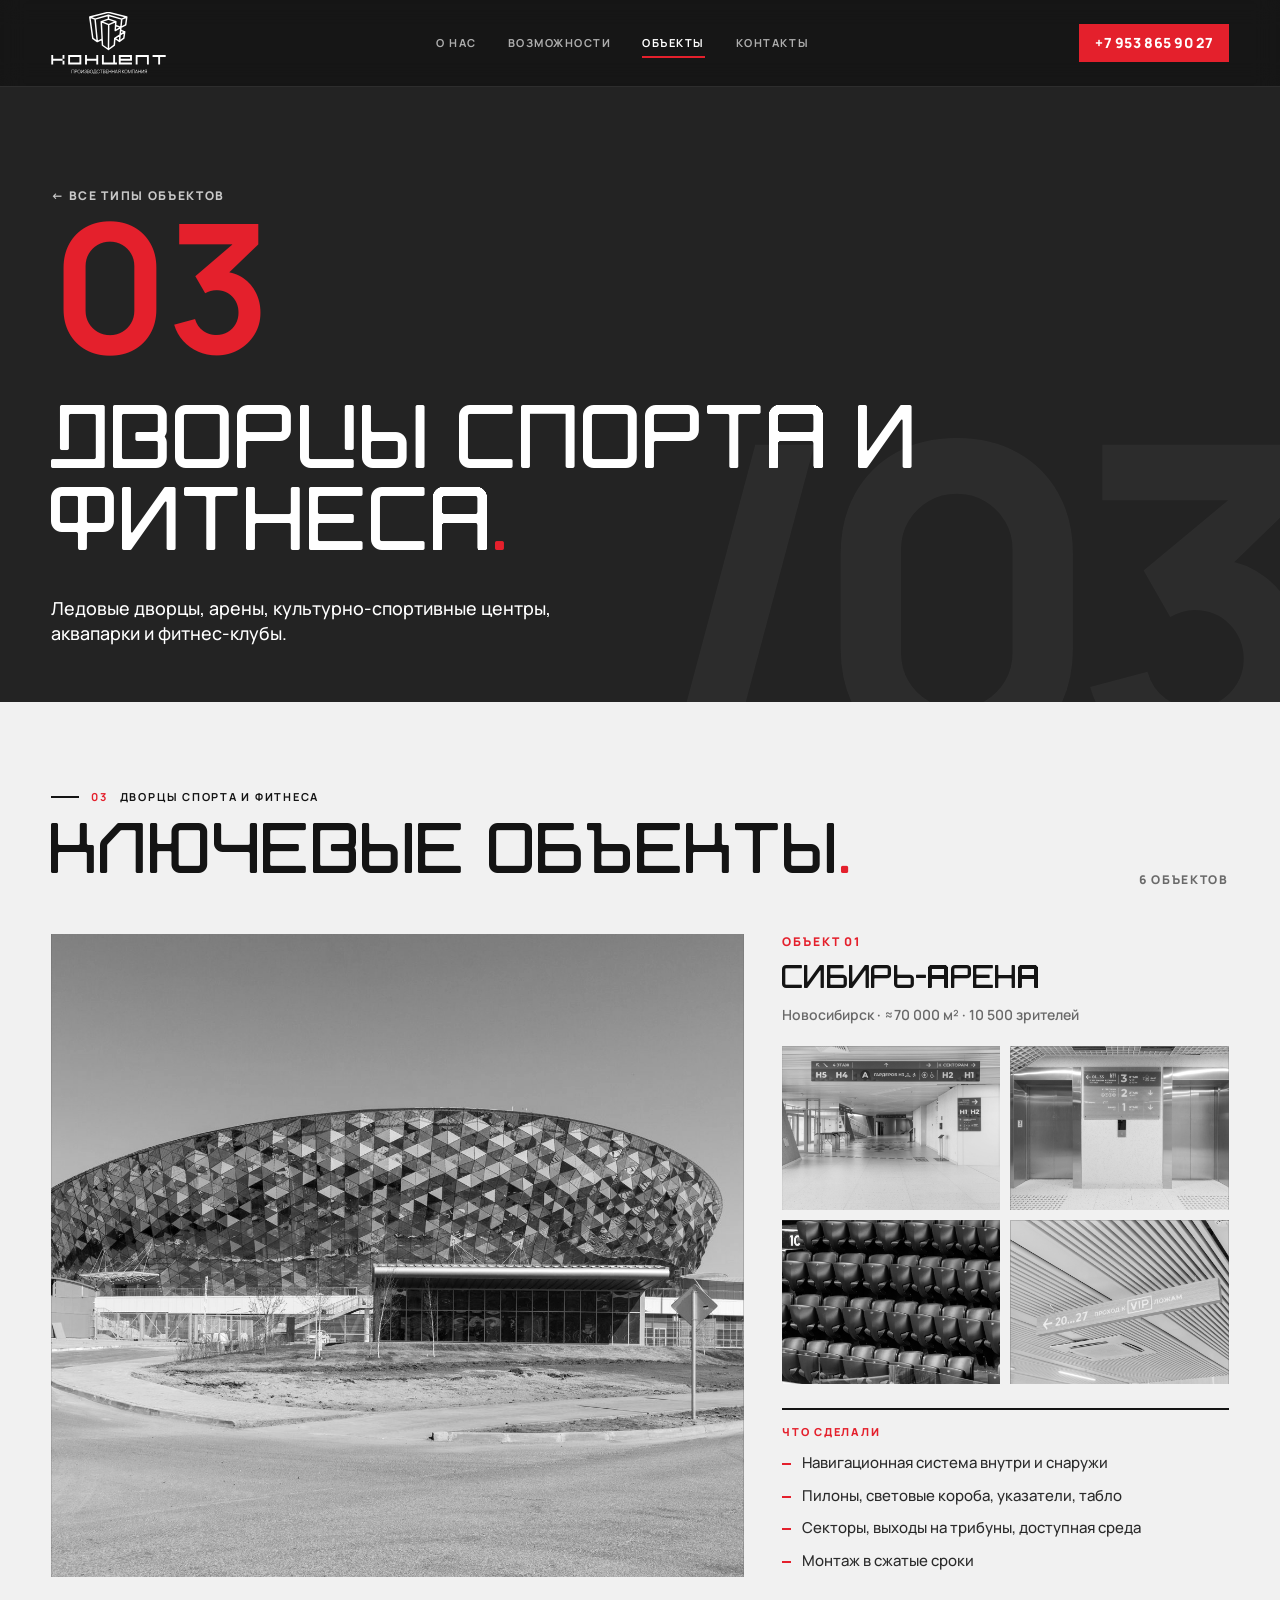
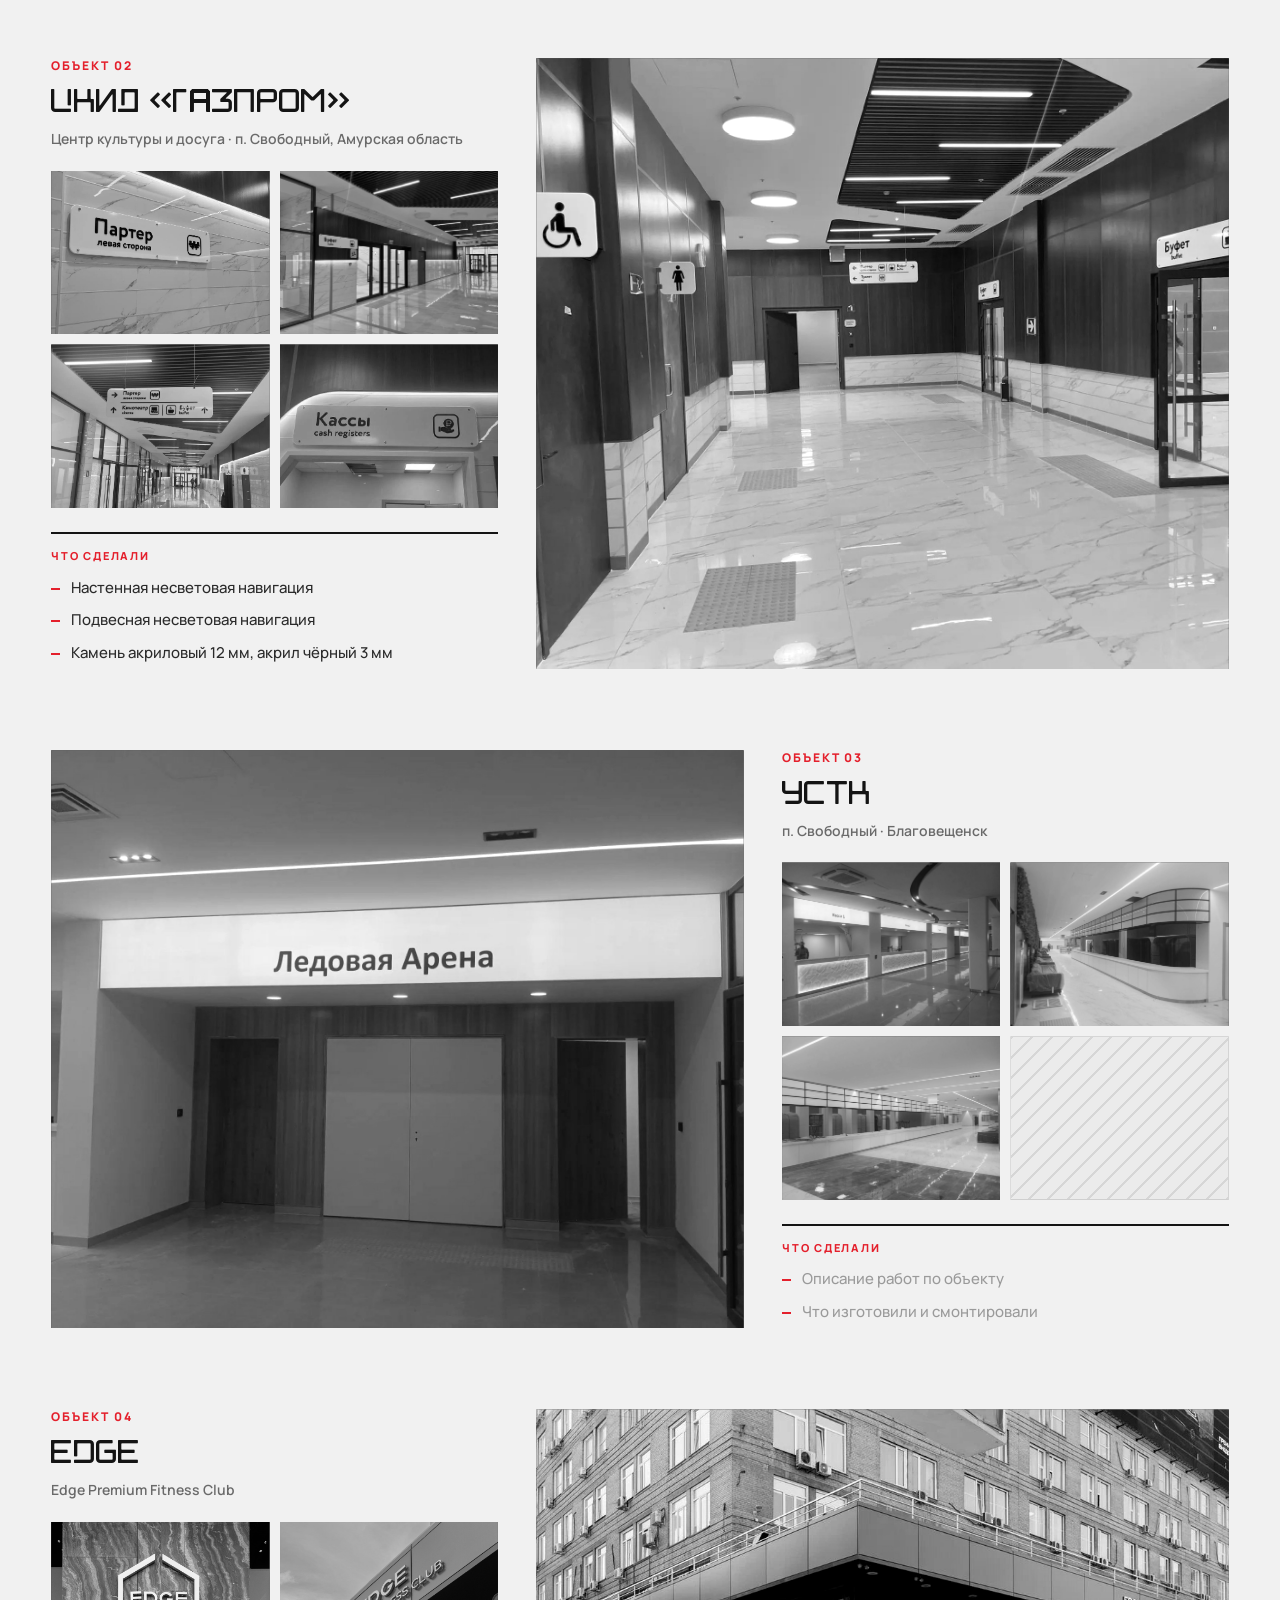
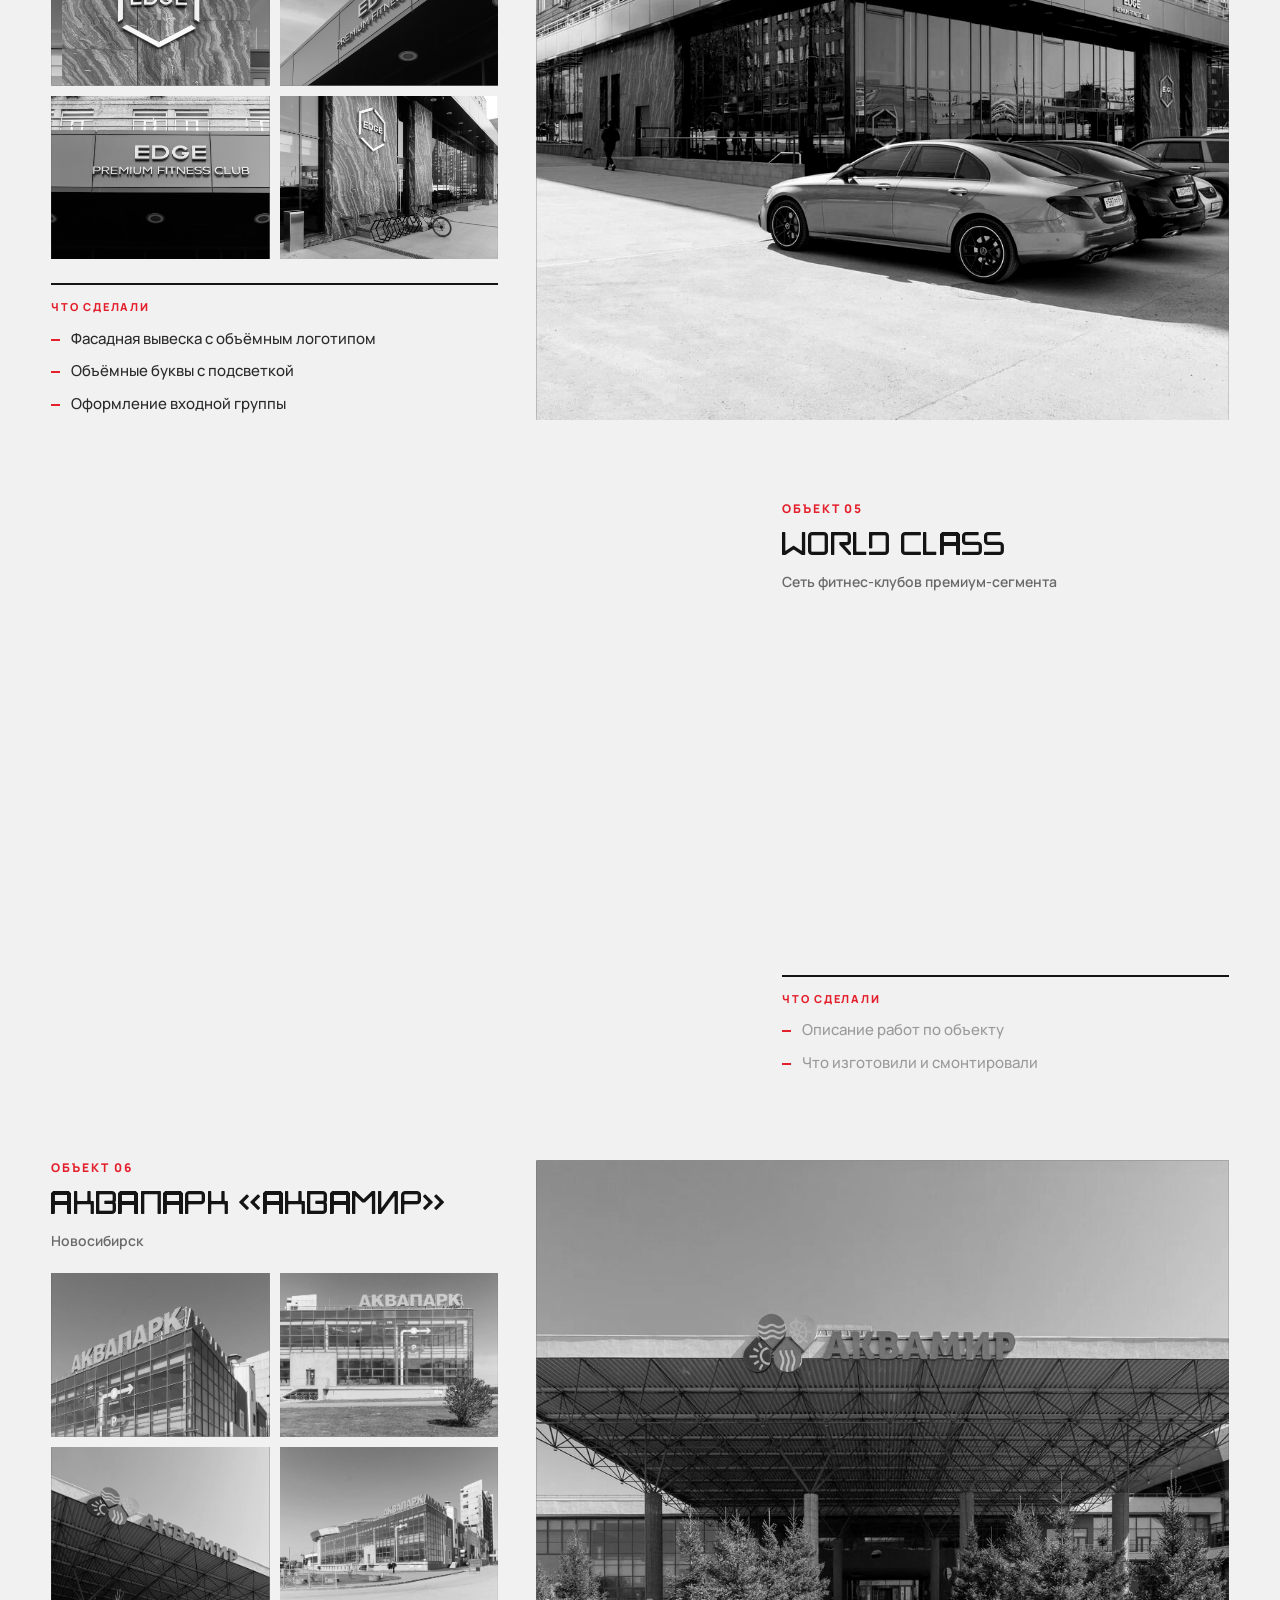
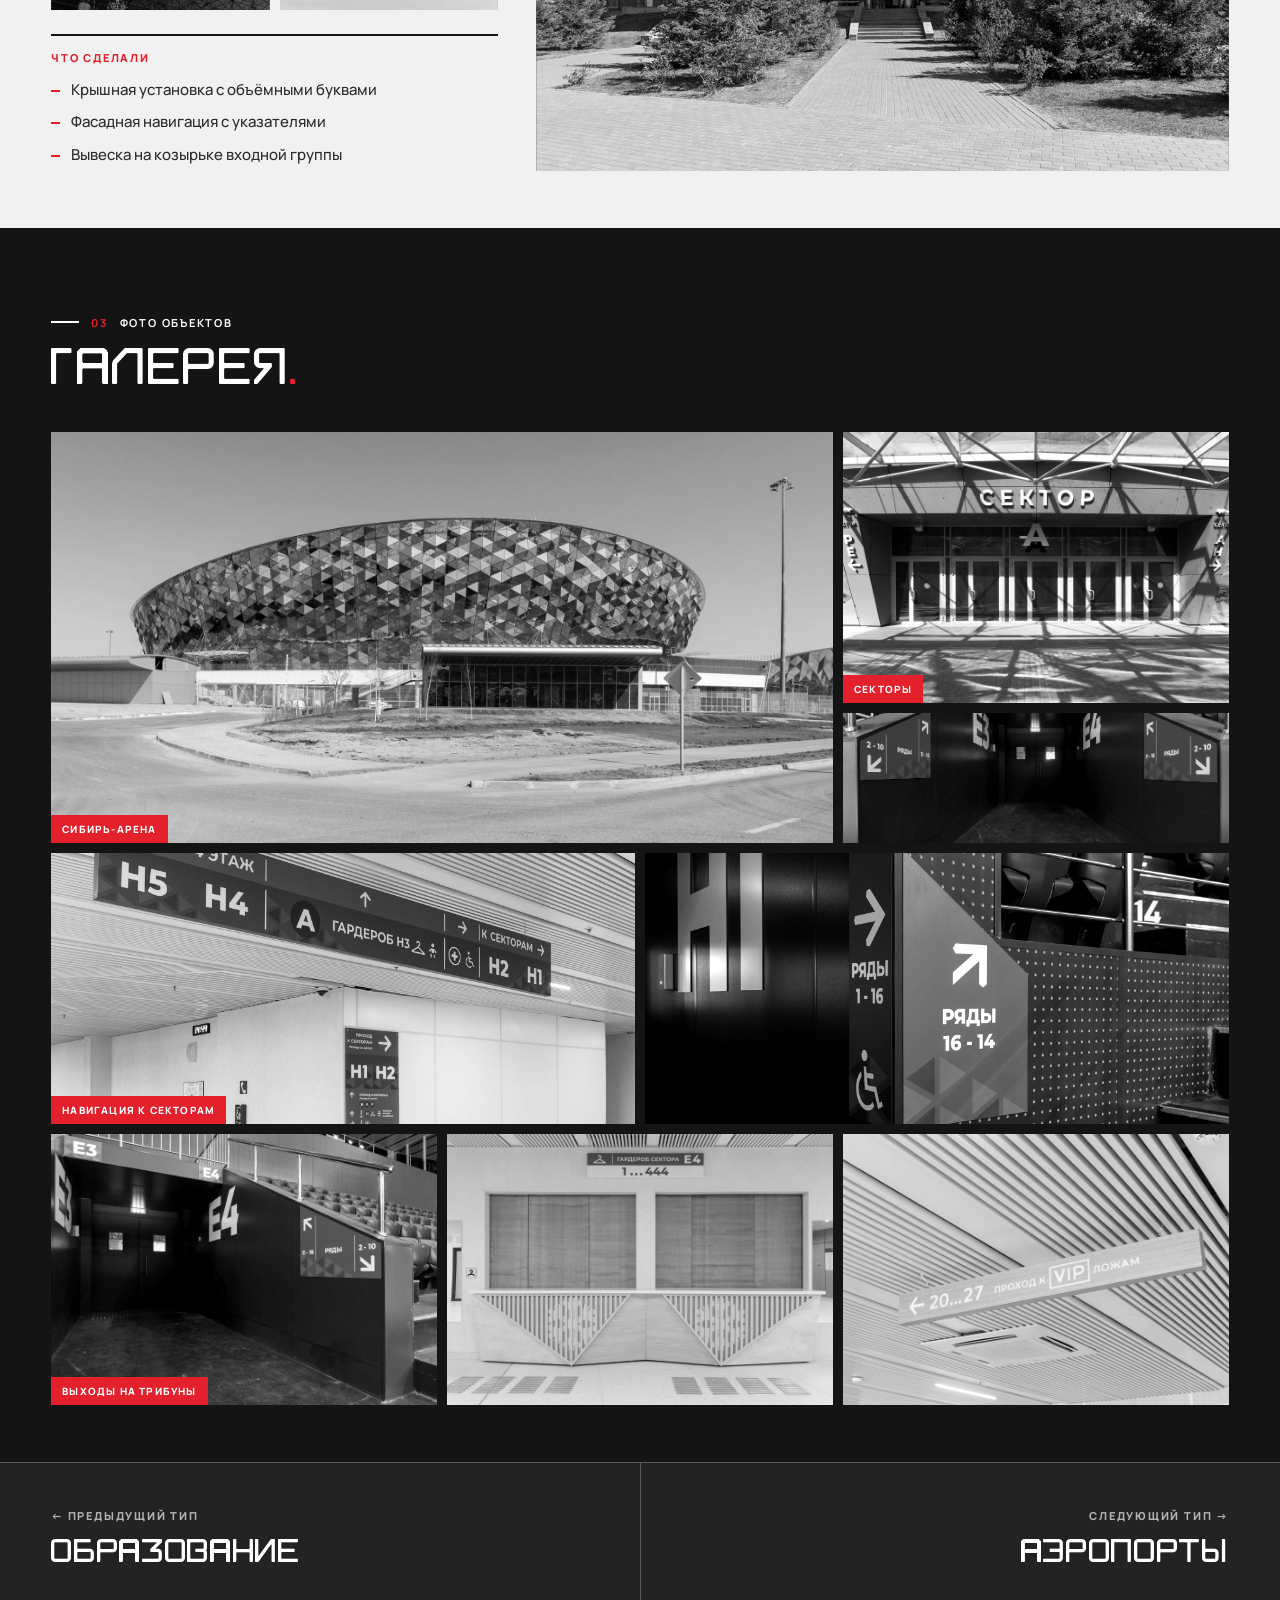
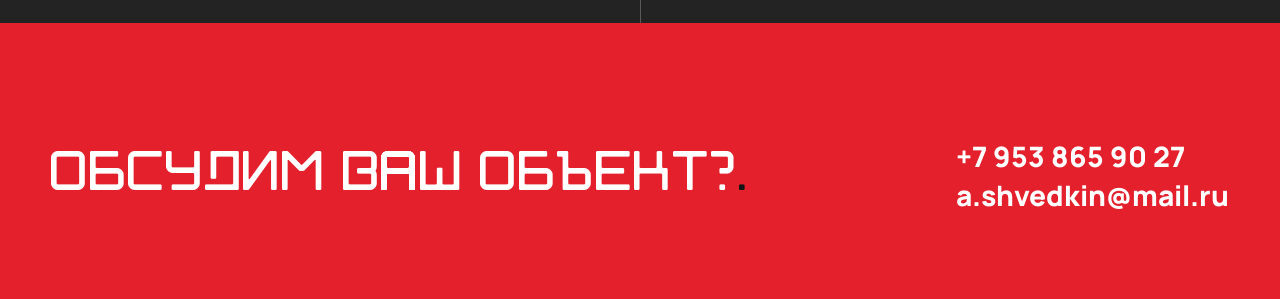
<file: objects/sport.html>
<!doctype html>
<html lang="ru">
<head>
<meta charset="utf-8">
<meta name="viewport" content="width=device-width,initial-scale=1">
<title>Дворцы спорта и фитнеса — РПК Концепт</title>
<link rel="preconnect" href="https://fonts.googleapis.com">
<link rel="preconnect" href="https://fonts.gstatic.com" crossorigin>
<link href="https://fonts.googleapis.com/css2?family=Manrope:wght@300;400;500;700;800&display=swap" rel="stylesheet">
<link rel="stylesheet" href="../assets/site.css">
<style>
.tpage .sec{min-height:0}
.tphead{min-height:78vh!important;display:flex;flex-direction:column;justify-content:flex-end;background:var(--dark);color:var(--beige,#fff);padding-top:calc(var(--pad)*2.6)}
.tphead .back{display:inline-flex;gap:10px;align-items:center;font-size:12px;font-weight:800;letter-spacing:.14em;text-transform:uppercase;margin-bottom:34px;opacity:.75;align-self:flex-start}
.tphead .back:hover{opacity:1;color:var(--red)}
.tphead .no{font-size:clamp(90px,14vw,230px);font-weight:800;letter-spacing:-.07em;line-height:.78;color:var(--red);margin-bottom:26px}
.tphead h1{font-size:clamp(40px,min(7vw,13vh),120px);line-height:.92}
.tphead p{margin-top:26px;font-size:clamp(15px,1.4vw,20px);max-width:52ch;font-weight:500;opacity:.8}
.tpobj{background:var(--light);color:var(--black)}
.tpobj .hd{display:flex;justify-content:space-between;align-items:flex-end;gap:20px;margin-bottom:5vh;flex-wrap:wrap}
.tpobj h2{margin-top:18px}
.cnt{font-size:12px;font-weight:800;letter-spacing:.14em;text-transform:uppercase;color:var(--gray)}
.cards{display:grid;grid-template-columns:repeat(auto-fill,minmax(340px,1fr));gap:48px 34px}
.ocard .main{aspect-ratio:3/2;position:relative;overflow:hidden;background:#2b2b2b}
.ocard .main img{width:100%;height:100%;object-fit:cover;filter:grayscale(1) contrast(1.05);transition:filter .5s,transform .9s}
.ocard:hover .main img{filter:grayscale(0);transform:scale(1.04)}
.ocard .th{display:grid;grid-template-columns:repeat(4,1fr);gap:8px;margin-top:8px}
.ocard .th>*{aspect-ratio:3/2;overflow:hidden;background:#2b2b2b;position:relative}
.ocard .th img{width:100%;height:100%;object-fit:cover;filter:grayscale(1)}
.ocard .th .pl,.ocard .main.pl{background:repeating-linear-gradient(135deg,#d6d6d6 0 2px,transparent 2px 14px),#ebebeb;border:1px solid #cfcfcf}
.ocard .main.pl{display:flex;align-items:flex-end;padding:14px;font-size:11px;font-weight:800;letter-spacing:.14em;text-transform:uppercase;color:#8a8a8a}
.ocard h3{font-size:clamp(22px,2vw,30px);text-transform:none;letter-spacing:-.02em;line-height:1.05;margin:20px 0 6px}
.ocard h3::after{content:none}
.ocard .m{font-size:13px;font-weight:600;color:var(--gray);margin-bottom:14px}
.ocard h5{font-size:11px;font-weight:800;letter-spacing:.16em;text-transform:uppercase;color:var(--red);padding-top:12px;border-top:1px solid #d9d9d9;margin-bottom:6px}
.ocard ul{list-style:none;font-size:15px;line-height:1.45;font-weight:500;color:#333}
.ocard li{padding:3px 0 3px 18px;position:relative}
.ocard li::before{content:"";position:absolute;left:0;top:13px;width:8px;height:2px;background:var(--red)}
.ocard li.td{color:#9a9a9a}
.tpgal{background:var(--black)}
.tpgal h2{margin:18px 0 4vh;font-size:clamp(30px,4vw,64px)}
.tplist{background:#fff;color:var(--black)}
.tplist h2{margin:18px 0 4vh}
.tplist .cols{display:grid;grid-template-columns:repeat(auto-fit,minmax(300px,1fr));gap:50px}
.tplist h4{font-size:12px;font-weight:800;letter-spacing:.16em;text-transform:uppercase;color:var(--red);padding-top:14px;border-top:3px solid var(--black);margin-bottom:10px}
.tplist li{list-style:none;font-size:clamp(20px,2.4vw,34px);font-weight:800;letter-spacing:-.02em;padding:14px 0;border-bottom:1px solid #d9d9d9}
.tpnext{background:var(--dark);padding:0!important}
.tpnext .row{display:grid;grid-template-columns:1fr 1fr}
.tpnext a{display:block;padding:clamp(28px,5vh,54px) var(--pad);border-top:1px solid rgba(255,255,255,.25);transition:background .25s}
.tpnext a+a{border-left:1px solid rgba(255,255,255,.25);text-align:right}
.tpnext a:hover{background:var(--red)}
.tpnext small{display:block;font-size:11px;font-weight:800;letter-spacing:.16em;text-transform:uppercase;opacity:.65;margin-bottom:8px}
.tpnext b{font-size:clamp(20px,2.6vw,40px);font-weight:800;letter-spacing:-.03em;text-transform:uppercase}
.tpcont{background:var(--red);color:#fff}
.tpcont .in{display:flex;justify-content:space-between;align-items:center;gap:30px;flex-wrap:wrap;padding:clamp(10px,3vh,30px) 0}
.tpcont h2{font-size:clamp(32px,4.4vw,72px)}
.tpcont h2::after{color:var(--black)}
.tpcont a.tel{font-size:clamp(20px,2.2vw,34px);font-weight:800;background:none;padding:0}
@media(max-width:700px){.tpnext .row{grid-template-columns:1fr}.tpnext a+a{border-left:0;text-align:left}}

.cards{display:flex;flex-direction:column;gap:clamp(56px,9vh,110px)}
.orow{display:grid;grid-template-columns:1.55fr 1fr;gap:clamp(24px,3vw,56px);align-items:stretch}
.orow.rev{grid-template-columns:1fr 1.55fr}
.orow.rev .big{order:2}
.orow .big{position:relative;overflow:hidden;background:#2b2b2b;min-height:clamp(380px,62vh,720px)}
.orow .big img{position:absolute;inset:0;width:100%;height:100%;object-fit:cover;filter:grayscale(1) contrast(1.05);transition:filter .6s,transform 1s}
.orow:hover .big img{filter:grayscale(0);transform:scale(1.03)}
.orow .big.pl{background:repeating-linear-gradient(135deg,#d6d6d6 0 2px,transparent 2px 16px),#ebebeb;border:1px solid #cfcfcf;display:flex;align-items:flex-end;padding:20px;font-size:12px;font-weight:800;letter-spacing:.14em;text-transform:uppercase;color:#8a8a8a}
.orow .info{display:flex;flex-direction:column}
.orow .no{font-size:12px;font-weight:800;letter-spacing:.16em;text-transform:uppercase;color:var(--red);margin-bottom:12px}
.orow h3{font-size:clamp(26px,2.6vw,42px);text-transform:none;letter-spacing:-.02em;line-height:1.02;margin:0 0 8px}
.orow h3::after{content:none}
.orow .m{font-size:14px;font-weight:600;color:var(--gray);margin-bottom:22px}
.orow .th{display:grid;grid-template-columns:1fr 1fr;gap:10px;margin-bottom:24px}
.orow .th>*{aspect-ratio:4/3;overflow:hidden;background:#2b2b2b;position:relative}
.orow .th img{width:100%;height:100%;object-fit:cover;filter:grayscale(1);transition:filter .5s,transform .8s}
.orow .th>*:hover img{filter:grayscale(0);transform:scale(1.06)}
.orow .th .pl{background:repeating-linear-gradient(135deg,#d6d6d6 0 2px,transparent 2px 14px),#ebebeb;border:1px solid #cfcfcf}
.orow h5{font-size:11px;font-weight:800;letter-spacing:.16em;text-transform:uppercase;color:var(--red);padding-top:14px;border-top:2px solid var(--black);margin-bottom:8px}
.orow ul{list-style:none;font-size:clamp(15px,1.15vw,18px);line-height:1.5;font-weight:500;color:#2a2a2a}
.orow li{padding:5px 0 5px 20px;position:relative}
.orow li::before{content:"";position:absolute;left:0;top:16px;width:9px;height:2px;background:var(--red)}
.orow li.td{color:#9a9a9a}
@media(max-width:900px){.orow,.orow.rev{grid-template-columns:1fr}.orow.rev .big{order:0}.orow .big{min-height:46vh}}
</style>
<link rel="stylesheet" href="../assets/accent.css">
<link rel="stylesheet" href="../assets/motion.css">
</head>
<body class="tpage">
<nav>
  <a href="../index.html"><img class="logo" src="../assets/logo-white.svg" alt="Концепт"></a>
  <ul>
    <li><a href="../index.html#about">О нас</a></li>
    <li><a href="../index.html#cap">Возможности</a></li>
    <li><a href="../index.html#objs" class="on">Объекты</a></li>
    <li><a href="../index.html#contact">Контакты</a></li>
  </ul>
  <a class="tel" href="tel:+79538659027">+7 953 865 90 27</a>
</nav>

<section class="sec tphead" data-g="/03">
  <a class="back" href="../index.html#objs">← Все типы объектов</a>
  <div class="no rv">03</div>
  <h1 class="rv d1">Дворцы спорта и фитнеса</h1>
  <p class="rv d2">Ледовые дворцы, арены, культурно-спортивные центры, аквапарки и фитнес-клубы.</p>
</section>

<section class="sec tpobj">
  <div class="hd"><div><div class="label rv"><b>03</b> Дворцы спорта и фитнеса</div><h2 class="rv d1">Ключевые объекты</h2></div><div class="cnt rv d2">6 объектов</div></div>
  <div class="cards"><article class="orow rv"><div class="big"><img src="../img/lds_001.jpg" alt=""></div><div class="info"><div class="no">Объект 01</div><h3>Сибирь-Арена</h3><div class="m">Новосибирск · ≈70 000 м² · 10 500 зрителей</div><div class="th"><div><img src="../img/lds_026.jpg" alt=""></div><div><img src="../img/lds_012.jpg" alt=""></div><div><img src="../img/lds_058.jpg" alt=""></div><div><img src="../img/lds_014.jpg" alt=""></div></div><h5>Что сделали</h5><ul><li>Навигационная система внутри и снаружи</li><li>Пилоны, световые короба, указатели, табло</li><li>Секторы, выходы на трибуны, доступная среда</li><li>Монтаж в сжатые сроки</li></ul></div></article><article class="orow rev rv"><div class="big"><img src="../img/cult_hall.jpg" alt=""></div><div class="info"><div class="no">Объект 02</div><h3>ЦКиД «Газпром»</h3><div class="m">Центр культуры и досуга · п. Свободный, Амурская область</div><div class="th"><div><img src="../img/cult_parter.jpg" alt=""></div><div><img src="../img/cult_buf.jpg" alt=""></div><div><img src="../img/cult_cin.jpg" alt=""></div><div><img src="../img/cult_kassy.jpg" alt=""></div></div><h5>Что сделали</h5><ul><li>Настенная несветовая навигация</li><li>Подвесная несветовая навигация</li><li>Камень акриловый 12 мм, акрил чёрный 3 мм</li></ul></div></article><article class="orow rv"><div class="big"><img src="../img/ustk_main.jpg" alt=""></div><div class="info"><div class="no">Объект 03</div><h3>УСТК</h3><div class="m">п. Свободный · Благовещенск</div><div class="th"><div><img src="../img/ustk_a.jpg" alt=""></div><div><img src="../img/ustk_b.jpg" alt=""></div><div><img src="../img/ustk_c.jpg" alt=""></div><div class="pl"></div></div><h5>Что сделали</h5><ul><li class="td">Описание работ по объекту</li><li class="td">Что изготовили и смонтировали</li></ul></div></article><article class="orow rev rv"><div class="big"><img src="../img/edge_001.jpg" alt=""></div><div class="info"><div class="no">Объект 04</div><h3>Edge</h3><div class="m">Edge Premium Fitness Club</div><div class="th"><div><img src="../img/edge_004.jpg" alt=""></div><div><img src="../img/edge_005.jpg" alt=""></div><div><img src="../img/edge_003.jpg" alt=""></div><div><img src="../img/edge_002.jpg" alt=""></div></div><h5>Что сделали</h5><ul><li>Фасадная вывеска с объёмным логотипом</li><li>Объёмные буквы с подсветкой</li><li>Оформление входной группы</li></ul></div></article><article class="orow rv"><div class="big pl">Фото объекта</div><div class="info"><div class="no">Объект 05</div><h3>World Class</h3><div class="m">Сеть фитнес-клубов премиум-сегмента</div><div class="th"><div class="pl"></div><div class="pl"></div><div class="pl"></div><div class="pl"></div></div><h5>Что сделали</h5><ul><li class="td">Описание работ по объекту</li><li class="td">Что изготовили и смонтировали</li></ul></div></article><article class="orow rev rv"><div class="big"><img src="../img/aqua_006.jpg" alt=""></div><div class="info"><div class="no">Объект 06</div><h3>Аквапарк «Аквамир»</h3><div class="m">Новосибирск</div><div class="th"><div><img src="../img/aqua_002.jpg" alt=""></div><div><img src="../img/aqua_003.jpg" alt=""></div><div><img src="../img/aqua_008.jpg" alt=""></div><div><img src="../img/aqua_001.jpg" alt=""></div></div><h5>Что сделали</h5><ul><li>Крышная установка с объёмными буквами</li><li>Фасадная навигация с указателями</li><li>Вывеска на козырьке входной группы</li></ul></div></article></div>
</section>
<section class="sec tpgal"><div class="label rv"><b>03</b> Фото объектов</div><h2 class="rv d1">Галерея</h2><div class="gal rv d2"><figure class="w4 h3"><img src="../img/lds_001.jpg" alt=""><figcaption>Сибирь-Арена</figcaption></figure><figure class="w2 h2"><img src="../img/lds_007.jpg" alt=""><figcaption>Секторы</figcaption></figure><figure class="w2"><img src="../img/lds_035.jpg" alt=""></figure><figure class="w3 h2"><img src="../img/lds_027.jpg" alt=""><figcaption>Навигация к секторам</figcaption></figure><figure class="w3 h2"><img src="../img/lds_044.jpg" alt=""></figure><figure class="w2 h2"><img src="../img/lds_036.jpg" alt=""><figcaption>Выходы на трибуны</figcaption></figure><figure class="w2 h2"><img src="../img/lds_010.jpg" alt=""></figure><figure class="w2 h2"><img src="../img/lds_014.jpg" alt=""></figure></div></section>

<section class="sec tpnext"><div class="row"><a href="obrazovanie.html"><small>← Предыдущий тип</small><b>Образование</b></a><a href="aeroporty.html"><small>Следующий тип →</small><b>Аэропорты</b></a></div></section>

<section class="sec tpcont"><div class="in"><h2>Обсудим ваш объект?</h2><div><a class="tel" href="tel:+79538659027">+7 953 865 90 27</a><br><a class="tel"  data-em-user="a.shvedkin" data-em-dom="mail.ru"></a></div></div></section>
<script>
const io=new IntersectionObserver(e=>e.forEach(x=>{if(x.isIntersecting){x.target.classList.add('in');io.unobserve(x.target)}}),{threshold:.1});
document.querySelectorAll('.rv').forEach(el=>io.observe(el));
</script>
<script src="../assets/motion.js"></script>
<script src="../assets/credits.js"></script>
</body>
</html>
</file>
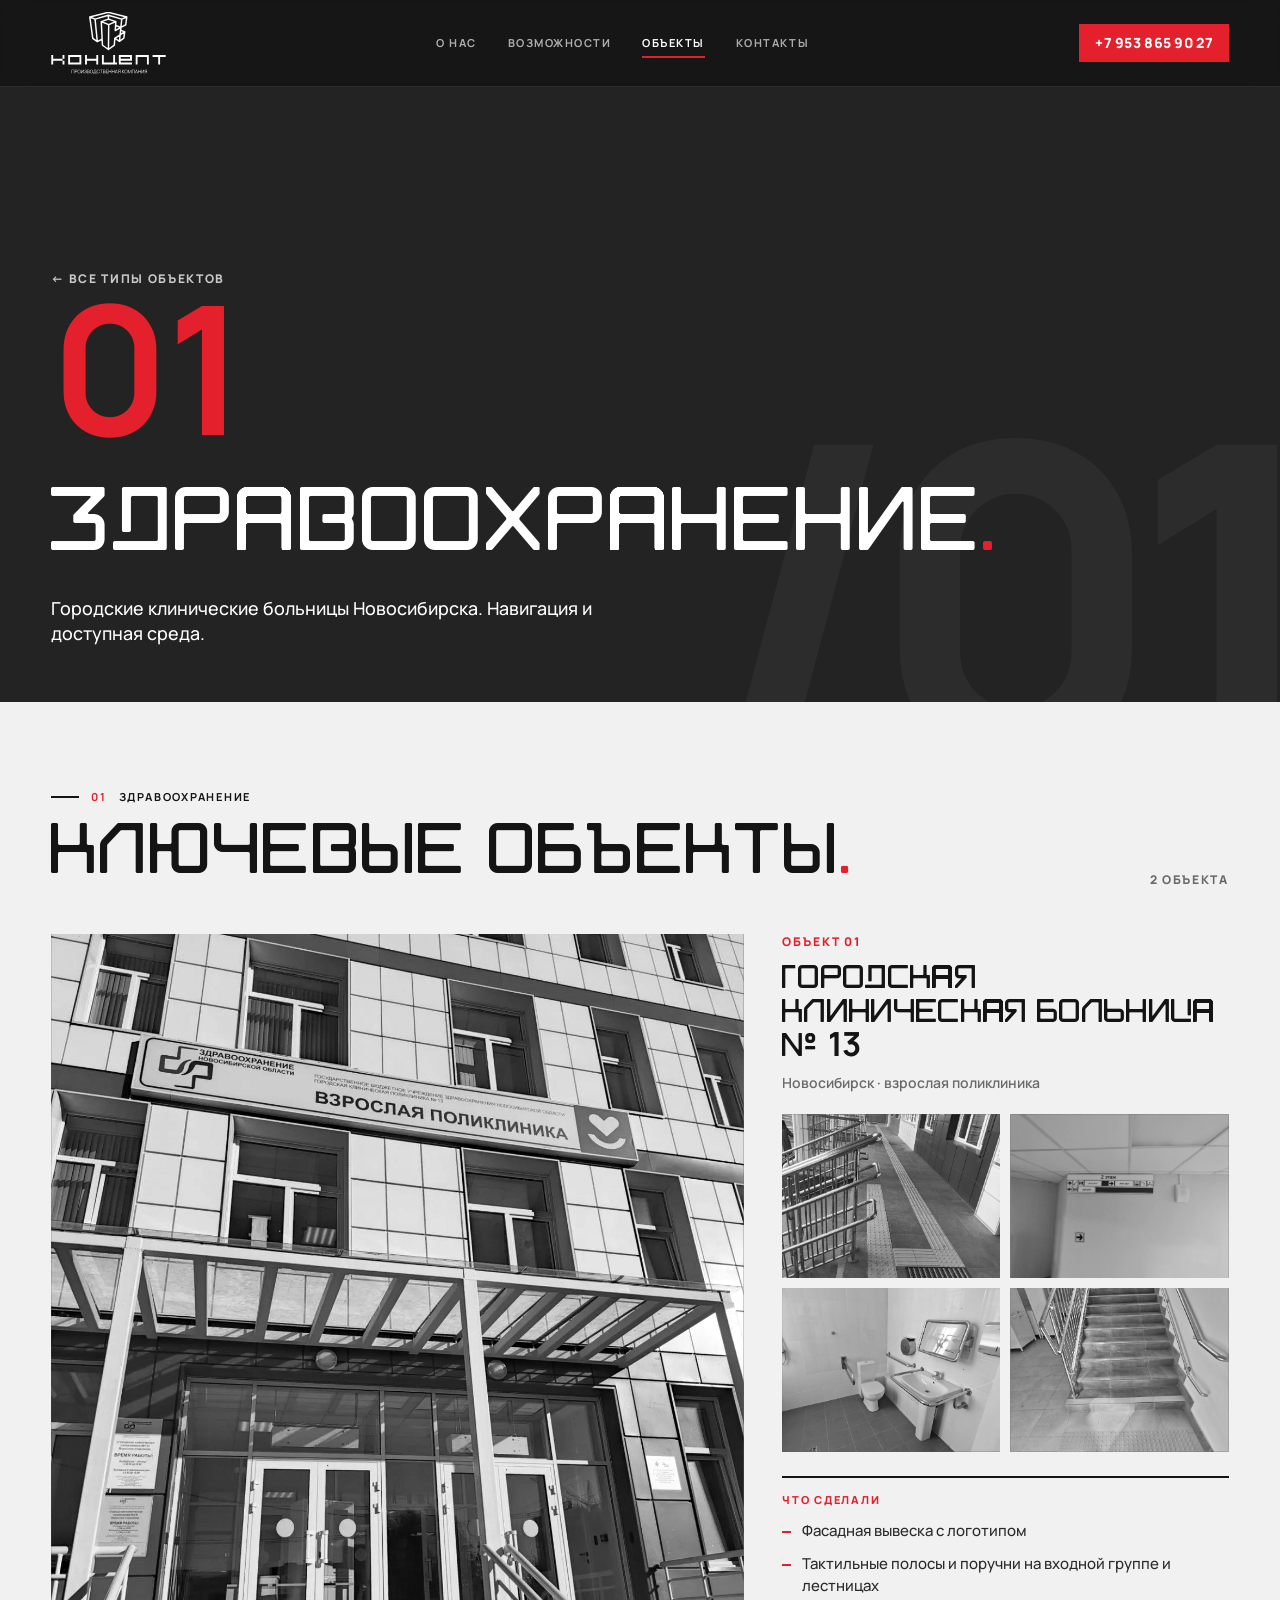
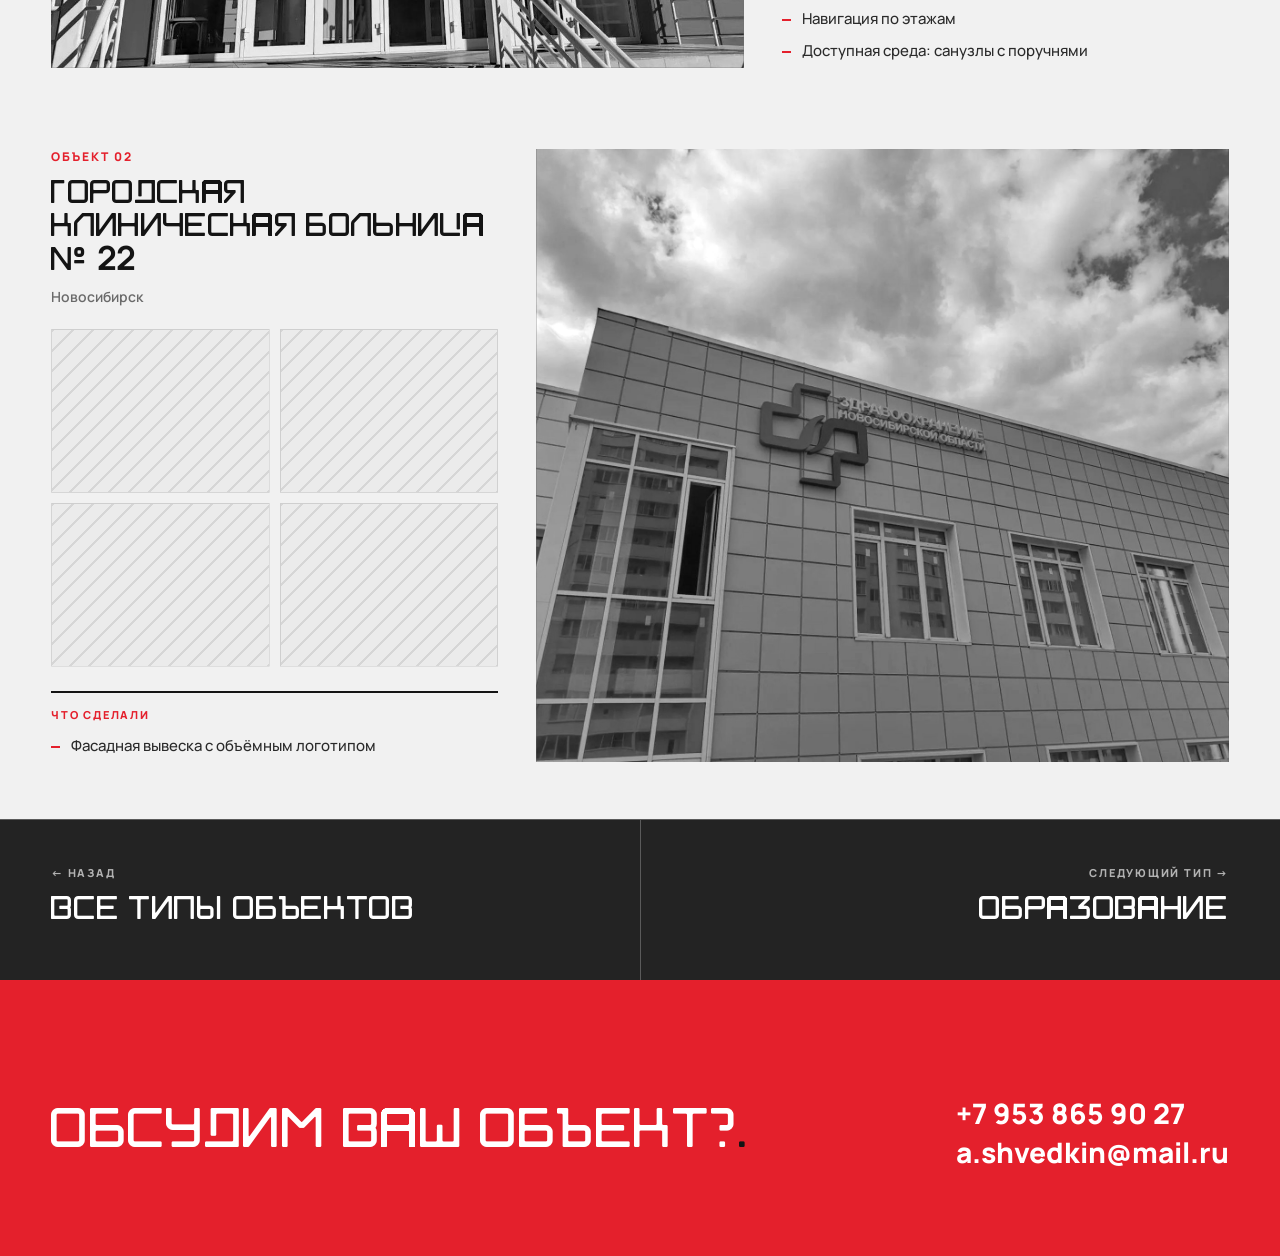
<file: objects/zdravoohranenie.html>
<!doctype html>
<html lang="ru">
<head>
<meta charset="utf-8">
<meta name="viewport" content="width=device-width,initial-scale=1">
<title>Здравоохранение — РПК Концепт</title>
<link rel="preconnect" href="https://fonts.googleapis.com">
<link rel="preconnect" href="https://fonts.gstatic.com" crossorigin>
<link href="https://fonts.googleapis.com/css2?family=Manrope:wght@300;400;500;700;800&display=swap" rel="stylesheet">
<link rel="stylesheet" href="../assets/site.css">
<style>
.tpage .sec{min-height:0}
.tphead{min-height:78vh!important;display:flex;flex-direction:column;justify-content:flex-end;background:var(--dark);color:var(--beige,#fff);padding-top:calc(var(--pad)*2.6)}
.tphead .back{display:inline-flex;gap:10px;align-items:center;font-size:12px;font-weight:800;letter-spacing:.14em;text-transform:uppercase;margin-bottom:34px;opacity:.75;align-self:flex-start}
.tphead .back:hover{opacity:1;color:var(--red)}
.tphead .no{font-size:clamp(90px,14vw,230px);font-weight:800;letter-spacing:-.07em;line-height:.78;color:var(--red);margin-bottom:26px}
.tphead h1{font-size:clamp(40px,min(7vw,13vh),120px);line-height:.92}
.tphead p{margin-top:26px;font-size:clamp(15px,1.4vw,20px);max-width:52ch;font-weight:500;opacity:.8}
.tpobj{background:var(--light);color:var(--black)}
.tpobj .hd{display:flex;justify-content:space-between;align-items:flex-end;gap:20px;margin-bottom:5vh;flex-wrap:wrap}
.tpobj h2{margin-top:18px}
.cnt{font-size:12px;font-weight:800;letter-spacing:.14em;text-transform:uppercase;color:var(--gray)}
.cards{display:grid;grid-template-columns:repeat(auto-fill,minmax(340px,1fr));gap:48px 34px}
.ocard .main{aspect-ratio:3/2;position:relative;overflow:hidden;background:#2b2b2b}
.ocard .main img{width:100%;height:100%;object-fit:cover;filter:grayscale(1) contrast(1.05);transition:filter .5s,transform .9s}
.ocard:hover .main img{filter:grayscale(0);transform:scale(1.04)}
.ocard .th{display:grid;grid-template-columns:repeat(4,1fr);gap:8px;margin-top:8px}
.ocard .th>*{aspect-ratio:3/2;overflow:hidden;background:#2b2b2b;position:relative}
.ocard .th img{width:100%;height:100%;object-fit:cover;filter:grayscale(1)}
.ocard .th .pl,.ocard .main.pl{background:repeating-linear-gradient(135deg,#d6d6d6 0 2px,transparent 2px 14px),#ebebeb;border:1px solid #cfcfcf}
.ocard .main.pl{display:flex;align-items:flex-end;padding:14px;font-size:11px;font-weight:800;letter-spacing:.14em;text-transform:uppercase;color:#8a8a8a}
.ocard h3{font-size:clamp(22px,2vw,30px);text-transform:none;letter-spacing:-.02em;line-height:1.05;margin:20px 0 6px}
.ocard h3::after{content:none}
.ocard .m{font-size:13px;font-weight:600;color:var(--gray);margin-bottom:14px}
.ocard h5{font-size:11px;font-weight:800;letter-spacing:.16em;text-transform:uppercase;color:var(--red);padding-top:12px;border-top:1px solid #d9d9d9;margin-bottom:6px}
.ocard ul{list-style:none;font-size:15px;line-height:1.45;font-weight:500;color:#333}
.ocard li{padding:3px 0 3px 18px;position:relative}
.ocard li::before{content:"";position:absolute;left:0;top:13px;width:8px;height:2px;background:var(--red)}
.ocard li.td{color:#9a9a9a}
.tpgal{background:var(--black)}
.tpgal h2{margin:18px 0 4vh;font-size:clamp(30px,4vw,64px)}
.tplist{background:#fff;color:var(--black)}
.tplist h2{margin:18px 0 4vh}
.tplist .cols{display:grid;grid-template-columns:repeat(auto-fit,minmax(300px,1fr));gap:50px}
.tplist h4{font-size:12px;font-weight:800;letter-spacing:.16em;text-transform:uppercase;color:var(--red);padding-top:14px;border-top:3px solid var(--black);margin-bottom:10px}
.tplist li{list-style:none;font-size:clamp(20px,2.4vw,34px);font-weight:800;letter-spacing:-.02em;padding:14px 0;border-bottom:1px solid #d9d9d9}
.tpnext{background:var(--dark);padding:0!important}
.tpnext .row{display:grid;grid-template-columns:1fr 1fr}
.tpnext a{display:block;padding:clamp(28px,5vh,54px) var(--pad);border-top:1px solid rgba(255,255,255,.25);transition:background .25s}
.tpnext a+a{border-left:1px solid rgba(255,255,255,.25);text-align:right}
.tpnext a:hover{background:var(--red)}
.tpnext small{display:block;font-size:11px;font-weight:800;letter-spacing:.16em;text-transform:uppercase;opacity:.65;margin-bottom:8px}
.tpnext b{font-size:clamp(20px,2.6vw,40px);font-weight:800;letter-spacing:-.03em;text-transform:uppercase}
.tpcont{background:var(--red);color:#fff}
.tpcont .in{display:flex;justify-content:space-between;align-items:center;gap:30px;flex-wrap:wrap;padding:clamp(10px,3vh,30px) 0}
.tpcont h2{font-size:clamp(32px,4.4vw,72px)}
.tpcont h2::after{color:var(--black)}
.tpcont a.tel{font-size:clamp(20px,2.2vw,34px);font-weight:800;background:none;padding:0}
@media(max-width:700px){.tpnext .row{grid-template-columns:1fr}.tpnext a+a{border-left:0;text-align:left}}

.cards{display:flex;flex-direction:column;gap:clamp(56px,9vh,110px)}
.orow{display:grid;grid-template-columns:1.55fr 1fr;gap:clamp(24px,3vw,56px);align-items:stretch}
.orow.rev{grid-template-columns:1fr 1.55fr}
.orow.rev .big{order:2}
.orow .big{position:relative;overflow:hidden;background:#2b2b2b;min-height:clamp(380px,62vh,720px)}
.orow .big img{position:absolute;inset:0;width:100%;height:100%;object-fit:cover;filter:grayscale(1) contrast(1.05);transition:filter .6s,transform 1s}
.orow:hover .big img{filter:grayscale(0);transform:scale(1.03)}
.orow .big.pl{background:repeating-linear-gradient(135deg,#d6d6d6 0 2px,transparent 2px 16px),#ebebeb;border:1px solid #cfcfcf;display:flex;align-items:flex-end;padding:20px;font-size:12px;font-weight:800;letter-spacing:.14em;text-transform:uppercase;color:#8a8a8a}
.orow .info{display:flex;flex-direction:column}
.orow .no{font-size:12px;font-weight:800;letter-spacing:.16em;text-transform:uppercase;color:var(--red);margin-bottom:12px}
.orow h3{font-size:clamp(26px,2.6vw,42px);text-transform:none;letter-spacing:-.02em;line-height:1.02;margin:0 0 8px}
.orow h3::after{content:none}
.orow .m{font-size:14px;font-weight:600;color:var(--gray);margin-bottom:22px}
.orow .th{display:grid;grid-template-columns:1fr 1fr;gap:10px;margin-bottom:24px}
.orow .th>*{aspect-ratio:4/3;overflow:hidden;background:#2b2b2b;position:relative}
.orow .th img{width:100%;height:100%;object-fit:cover;filter:grayscale(1);transition:filter .5s,transform .8s}
.orow .th>*:hover img{filter:grayscale(0);transform:scale(1.06)}
.orow .th .pl{background:repeating-linear-gradient(135deg,#d6d6d6 0 2px,transparent 2px 14px),#ebebeb;border:1px solid #cfcfcf}
.orow h5{font-size:11px;font-weight:800;letter-spacing:.16em;text-transform:uppercase;color:var(--red);padding-top:14px;border-top:2px solid var(--black);margin-bottom:8px}
.orow ul{list-style:none;font-size:clamp(15px,1.15vw,18px);line-height:1.5;font-weight:500;color:#2a2a2a}
.orow li{padding:5px 0 5px 20px;position:relative}
.orow li::before{content:"";position:absolute;left:0;top:16px;width:9px;height:2px;background:var(--red)}
.orow li.td{color:#9a9a9a}
@media(max-width:900px){.orow,.orow.rev{grid-template-columns:1fr}.orow.rev .big{order:0}.orow .big{min-height:46vh}}
</style>
<link rel="stylesheet" href="../assets/accent.css">
<link rel="stylesheet" href="../assets/motion.css">
</head>
<body class="tpage">
<nav>
  <a href="../index.html"><img class="logo" src="../assets/logo-white.svg" alt="Концепт"></a>
  <ul>
    <li><a href="../index.html#about">О нас</a></li>
    <li><a href="../index.html#cap">Возможности</a></li>
    <li><a href="../index.html#objs" class="on">Объекты</a></li>
    <li><a href="../index.html#contact">Контакты</a></li>
  </ul>
  <a class="tel" href="tel:+79538659027">+7 953 865 90 27</a>
</nav>

<section class="sec tphead" data-g="/01">
  <a class="back" href="../index.html#objs">← Все типы объектов</a>
  <div class="no rv">01</div>
  <h1 class="rv d1">Здравоохранение</h1>
  <p class="rv d2">Городские клинические больницы Новосибирска. Навигация и доступная среда.</p>
</section>

<section class="sec tpobj">
  <div class="hd"><div><div class="label rv"><b>01</b> Здравоохранение</div><h2 class="rv d1">Ключевые объекты</h2></div><div class="cnt rv d2">2 объекта</div></div>
  <div class="cards"><article class="orow rv"><div class="big"><img src="../img/gkb13_main.jpg" alt=""></div><div class="info"><div class="no">Объект 01</div><h3>Городская клиническая больница № 13</h3><div class="m">Новосибирск · взрослая поликлиника</div><div class="th"><div><img src="../img/gkb13_a.jpg" alt=""></div><div><img src="../img/gkb13_b.jpg" alt=""></div><div><img src="../img/gkb13_c.jpg" alt=""></div><div><img src="../img/gkb13_d.jpg" alt=""></div></div><h5>Что сделали</h5><ul><li>Фасадная вывеска с логотипом</li><li>Тактильные полосы и поручни на входной группе и лестницах</li><li>Навигация по этажам</li><li>Доступная среда: санузлы с поручнями</li></ul></div></article><article class="orow rev rv"><div class="big"><img src="../img/gkb22_main.jpg" alt=""></div><div class="info"><div class="no">Объект 02</div><h3>Городская клиническая больница № 22</h3><div class="m">Новосибирск</div><div class="th"><div class="pl"></div><div class="pl"></div><div class="pl"></div><div class="pl"></div></div><h5>Что сделали</h5><ul><li>Фасадная вывеска с объёмным логотипом</li></ul></div></article></div>
</section>


<section class="sec tpnext"><div class="row"><a href="../index.html#objs"><small>← Назад</small><b>Все типы объектов</b></a><a href="obrazovanie.html"><small>Следующий тип →</small><b>Образование</b></a></div></section>

<section class="sec tpcont"><div class="in"><h2>Обсудим ваш объект?</h2><div><a class="tel" href="tel:+79538659027">+7 953 865 90 27</a><br><a class="tel"  data-em-user="a.shvedkin" data-em-dom="mail.ru"></a></div></div></section>
<script>
const io=new IntersectionObserver(e=>e.forEach(x=>{if(x.isIntersecting){x.target.classList.add('in');io.unobserve(x.target)}}),{threshold:.1});
document.querySelectorAll('.rv').forEach(el=>io.observe(el));
</script>
<script src="../assets/motion.js"></script>
<script src="../assets/credits.js"></script>
</body>
</html>
</file>
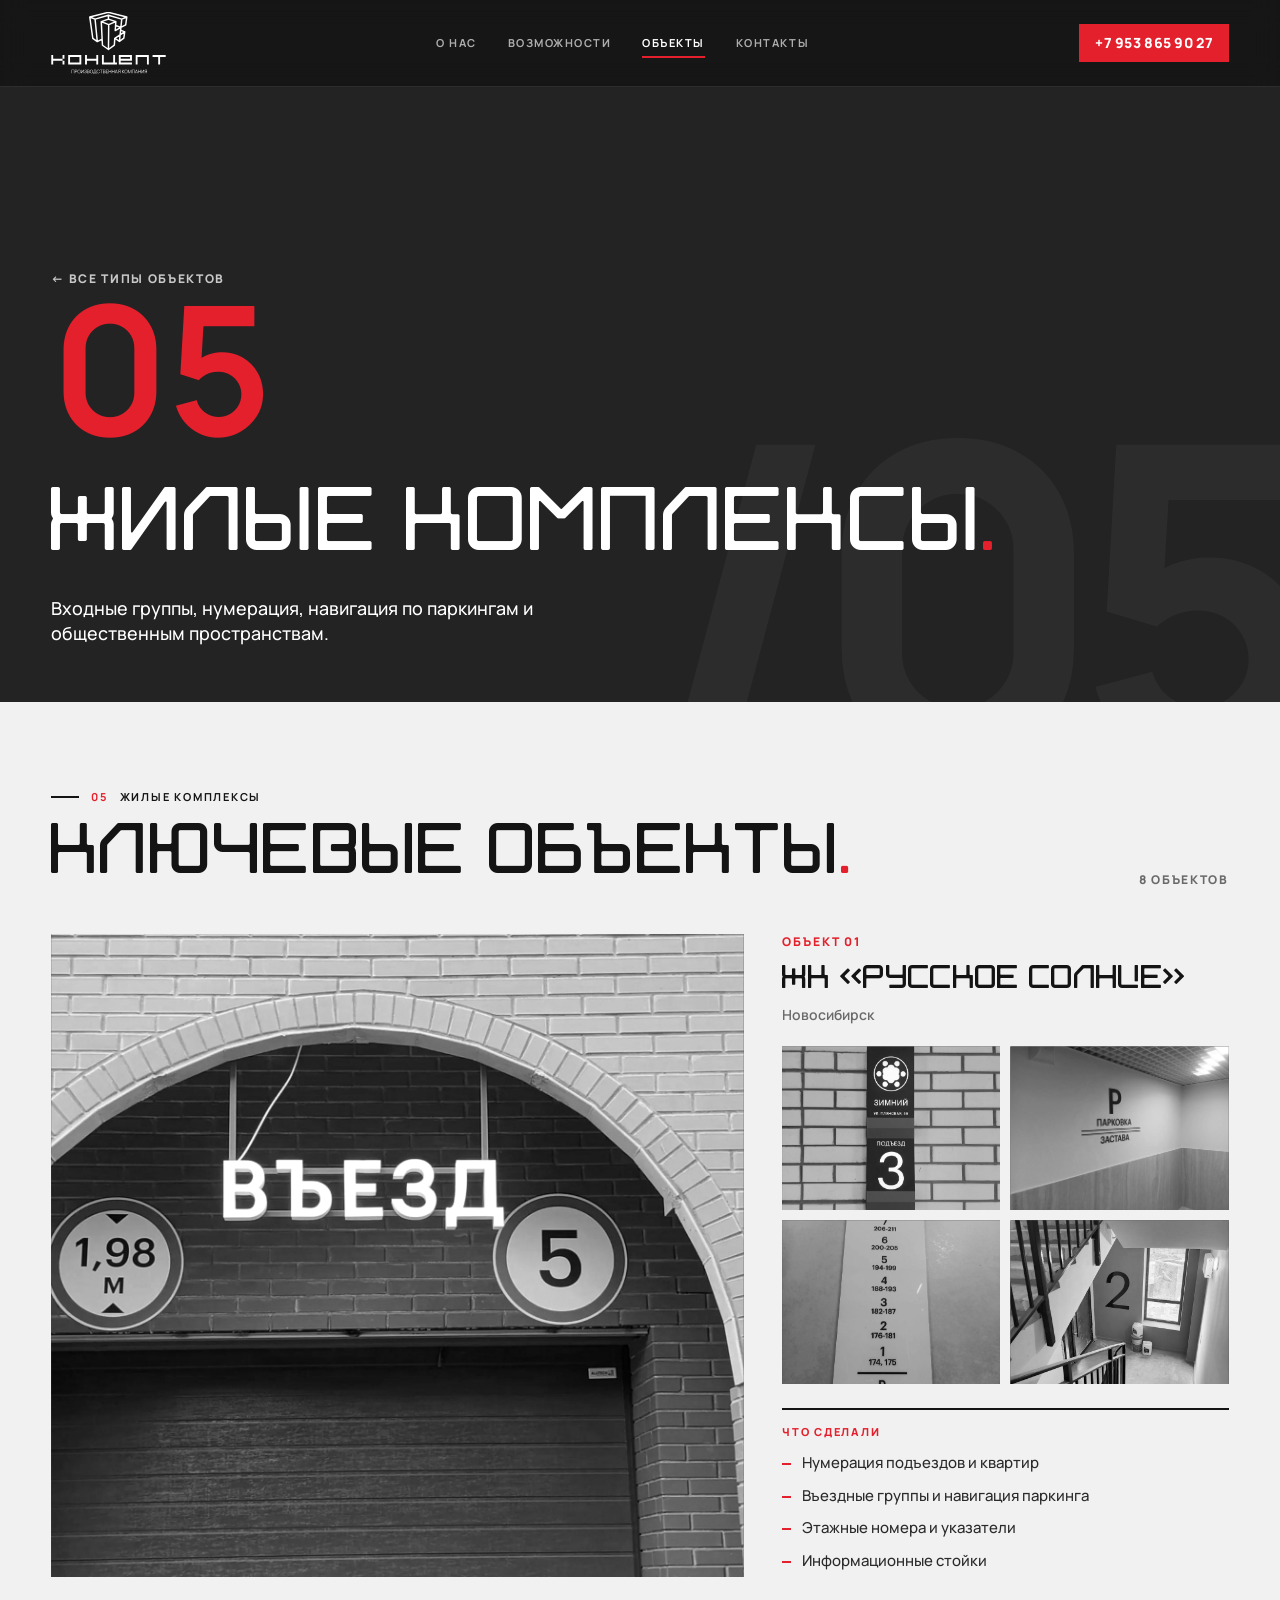
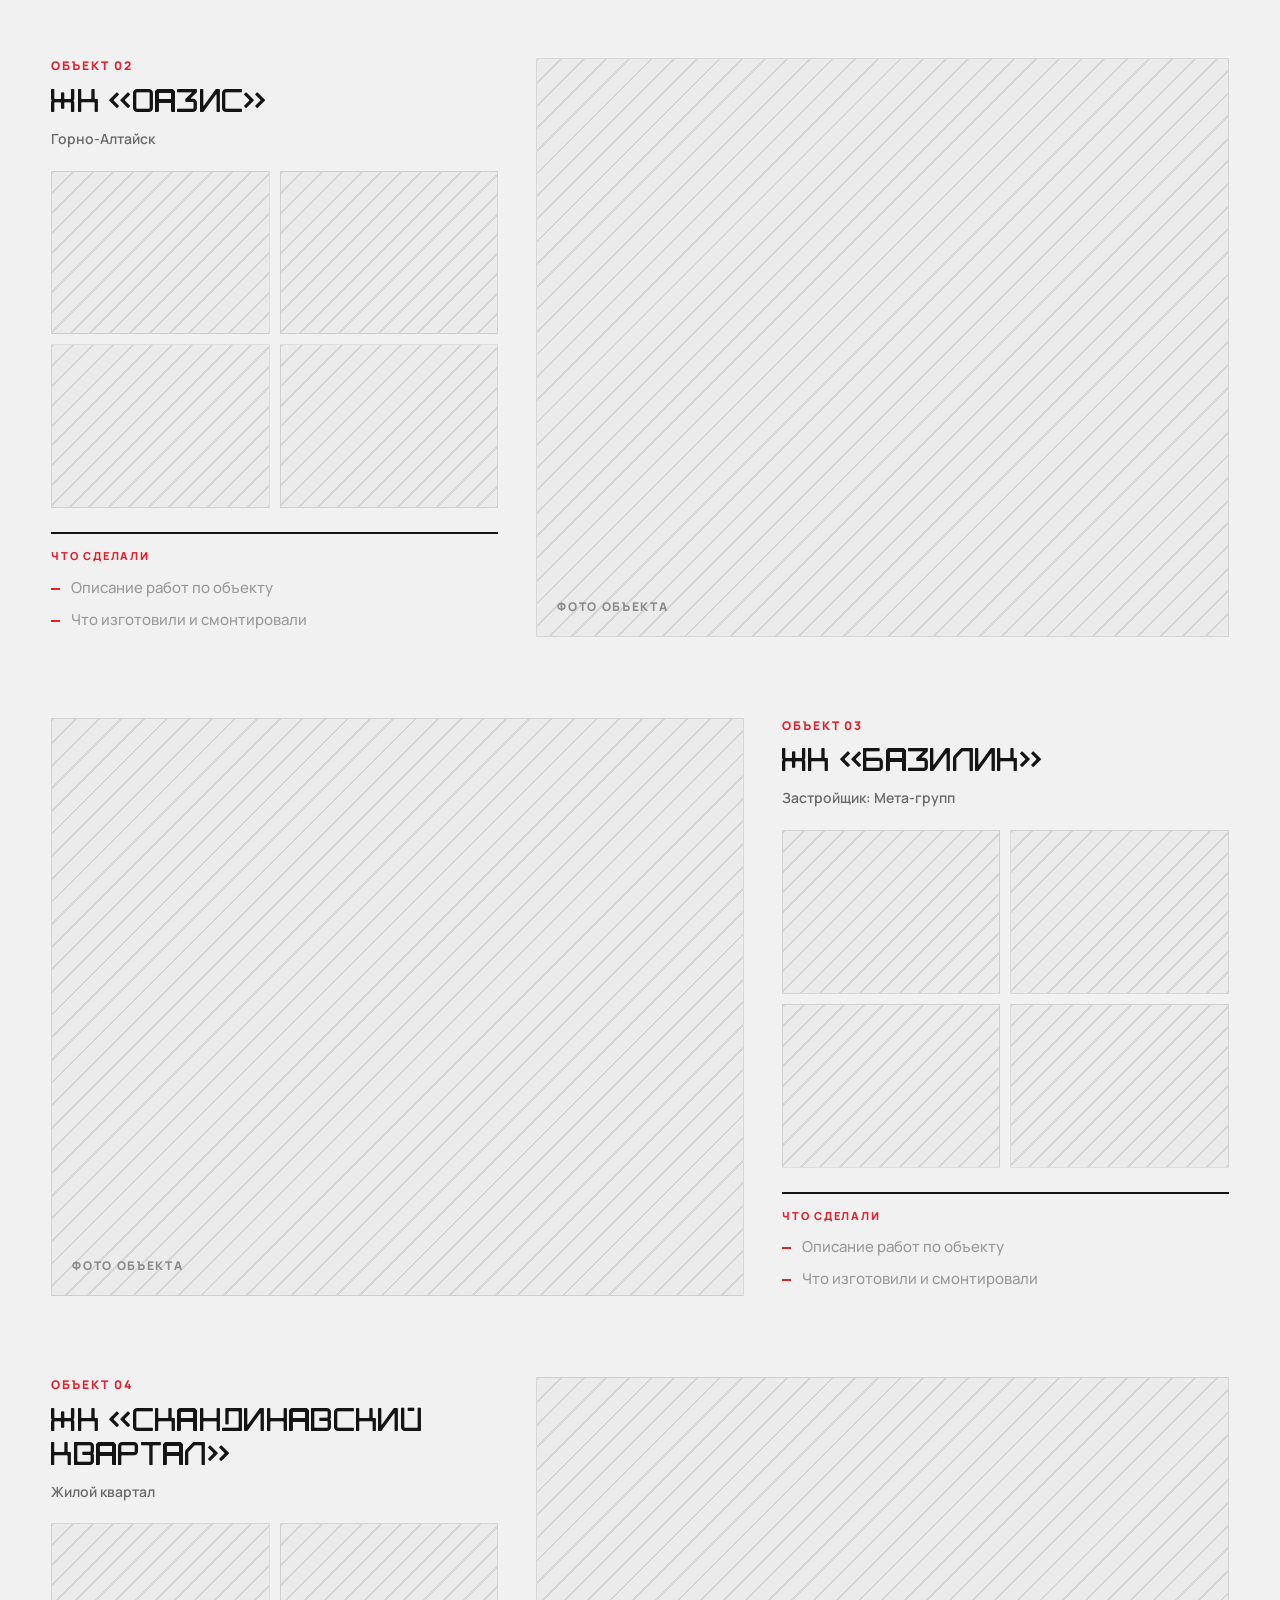
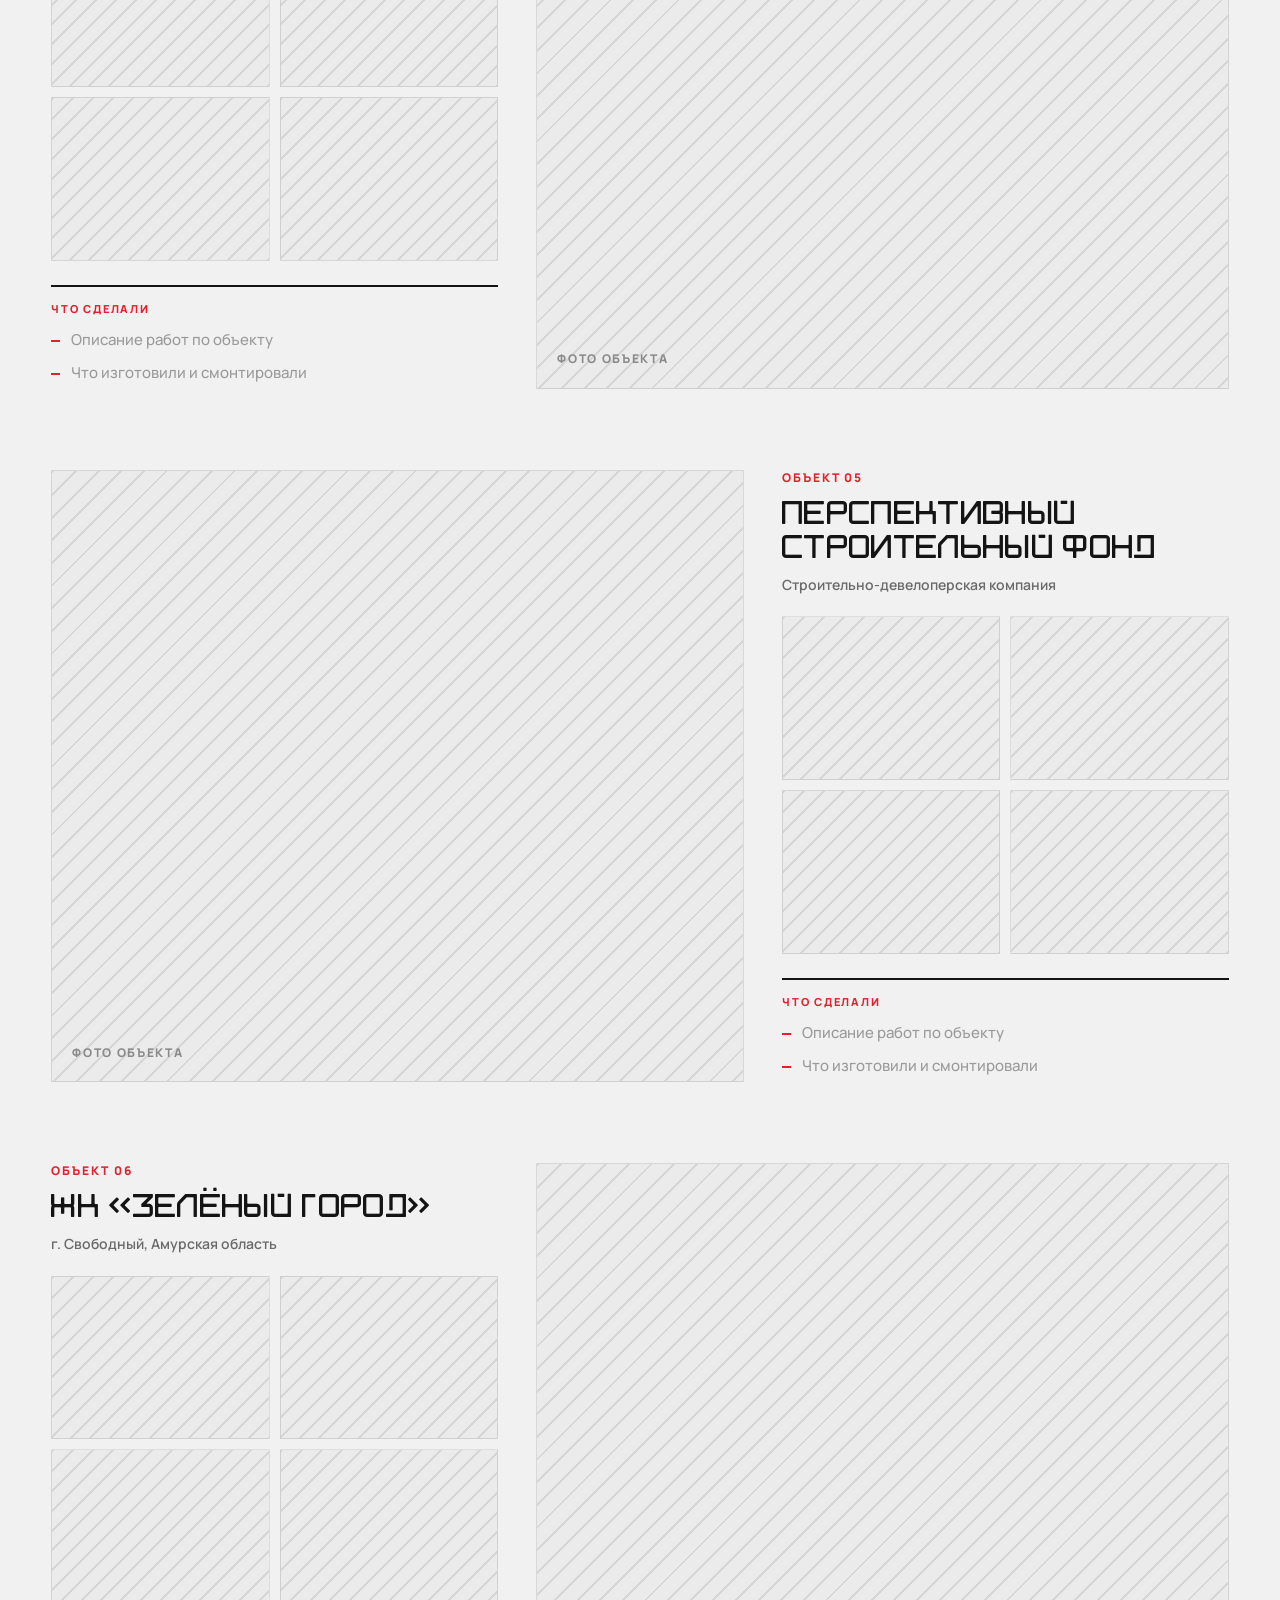
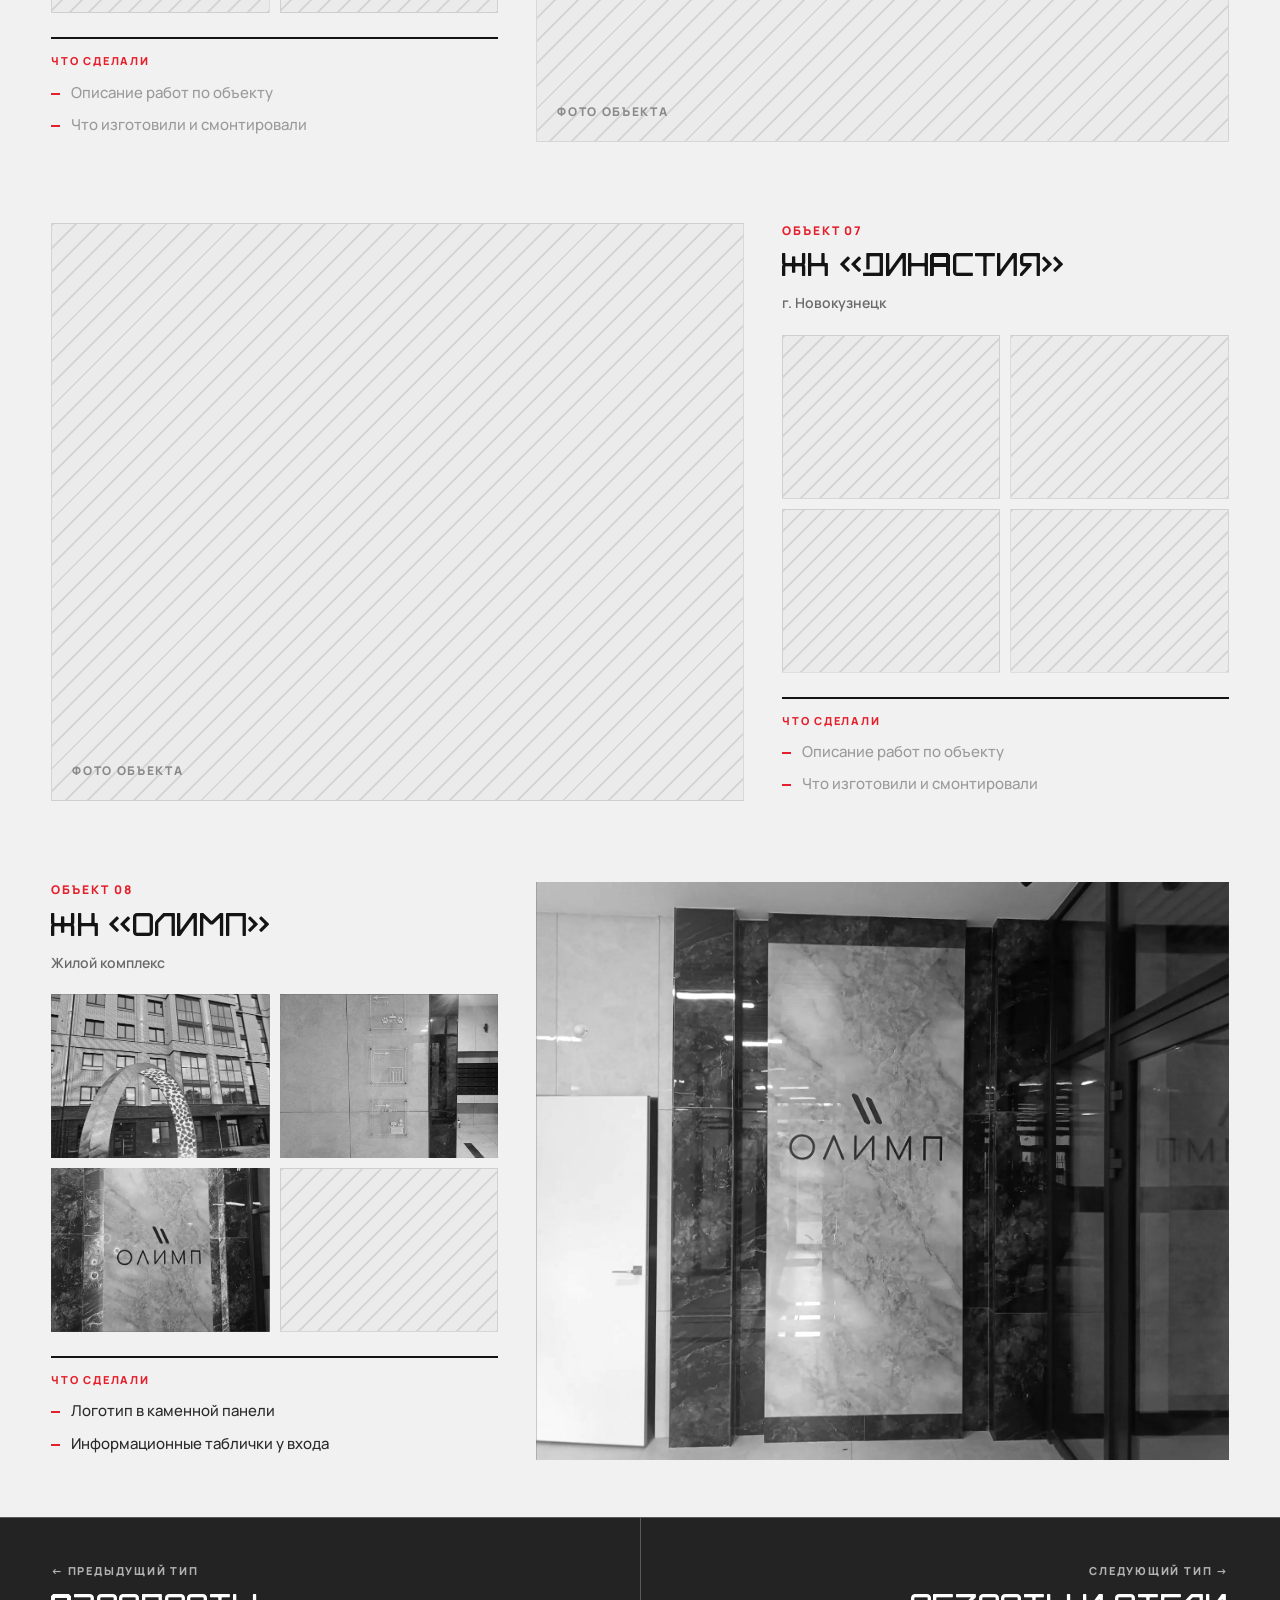
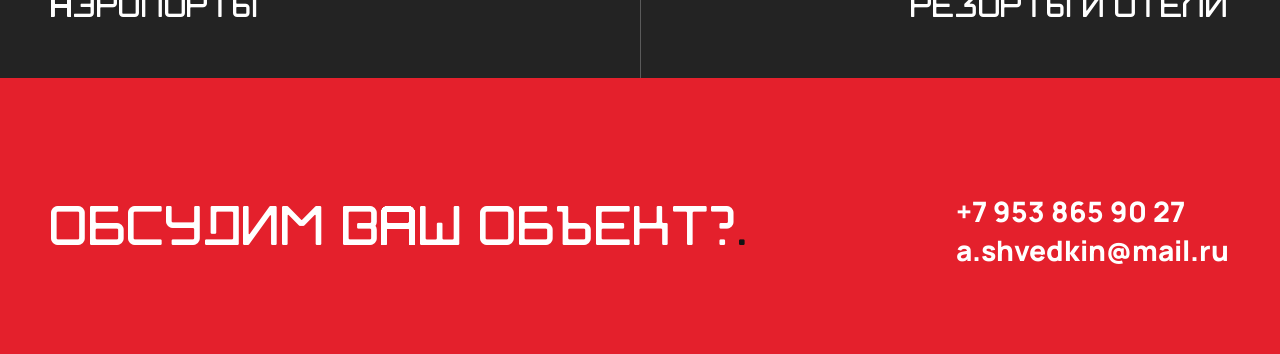
<file: objects/zhilye.html>
<!doctype html>
<html lang="ru">
<head>
<meta charset="utf-8">
<meta name="viewport" content="width=device-width,initial-scale=1">
<title>Жилые комплексы — РПК Концепт</title>
<link rel="preconnect" href="https://fonts.googleapis.com">
<link rel="preconnect" href="https://fonts.gstatic.com" crossorigin>
<link href="https://fonts.googleapis.com/css2?family=Manrope:wght@300;400;500;700;800&display=swap" rel="stylesheet">
<link rel="stylesheet" href="../assets/site.css">
<style>
.tpage .sec{min-height:0}
.tphead{min-height:78vh!important;display:flex;flex-direction:column;justify-content:flex-end;background:var(--dark);color:var(--beige,#fff);padding-top:calc(var(--pad)*2.6)}
.tphead .back{display:inline-flex;gap:10px;align-items:center;font-size:12px;font-weight:800;letter-spacing:.14em;text-transform:uppercase;margin-bottom:34px;opacity:.75;align-self:flex-start}
.tphead .back:hover{opacity:1;color:var(--red)}
.tphead .no{font-size:clamp(90px,14vw,230px);font-weight:800;letter-spacing:-.07em;line-height:.78;color:var(--red);margin-bottom:26px}
.tphead h1{font-size:clamp(40px,min(7vw,13vh),120px);line-height:.92}
.tphead p{margin-top:26px;font-size:clamp(15px,1.4vw,20px);max-width:52ch;font-weight:500;opacity:.8}
.tpobj{background:var(--light);color:var(--black)}
.tpobj .hd{display:flex;justify-content:space-between;align-items:flex-end;gap:20px;margin-bottom:5vh;flex-wrap:wrap}
.tpobj h2{margin-top:18px}
.cnt{font-size:12px;font-weight:800;letter-spacing:.14em;text-transform:uppercase;color:var(--gray)}
.cards{display:grid;grid-template-columns:repeat(auto-fill,minmax(340px,1fr));gap:48px 34px}
.ocard .main{aspect-ratio:3/2;position:relative;overflow:hidden;background:#2b2b2b}
.ocard .main img{width:100%;height:100%;object-fit:cover;filter:grayscale(1) contrast(1.05);transition:filter .5s,transform .9s}
.ocard:hover .main img{filter:grayscale(0);transform:scale(1.04)}
.ocard .th{display:grid;grid-template-columns:repeat(4,1fr);gap:8px;margin-top:8px}
.ocard .th>*{aspect-ratio:3/2;overflow:hidden;background:#2b2b2b;position:relative}
.ocard .th img{width:100%;height:100%;object-fit:cover;filter:grayscale(1)}
.ocard .th .pl,.ocard .main.pl{background:repeating-linear-gradient(135deg,#d6d6d6 0 2px,transparent 2px 14px),#ebebeb;border:1px solid #cfcfcf}
.ocard .main.pl{display:flex;align-items:flex-end;padding:14px;font-size:11px;font-weight:800;letter-spacing:.14em;text-transform:uppercase;color:#8a8a8a}
.ocard h3{font-size:clamp(22px,2vw,30px);text-transform:none;letter-spacing:-.02em;line-height:1.05;margin:20px 0 6px}
.ocard h3::after{content:none}
.ocard .m{font-size:13px;font-weight:600;color:var(--gray);margin-bottom:14px}
.ocard h5{font-size:11px;font-weight:800;letter-spacing:.16em;text-transform:uppercase;color:var(--red);padding-top:12px;border-top:1px solid #d9d9d9;margin-bottom:6px}
.ocard ul{list-style:none;font-size:15px;line-height:1.45;font-weight:500;color:#333}
.ocard li{padding:3px 0 3px 18px;position:relative}
.ocard li::before{content:"";position:absolute;left:0;top:13px;width:8px;height:2px;background:var(--red)}
.ocard li.td{color:#9a9a9a}
.tpgal{background:var(--black)}
.tpgal h2{margin:18px 0 4vh;font-size:clamp(30px,4vw,64px)}
.tplist{background:#fff;color:var(--black)}
.tplist h2{margin:18px 0 4vh}
.tplist .cols{display:grid;grid-template-columns:repeat(auto-fit,minmax(300px,1fr));gap:50px}
.tplist h4{font-size:12px;font-weight:800;letter-spacing:.16em;text-transform:uppercase;color:var(--red);padding-top:14px;border-top:3px solid var(--black);margin-bottom:10px}
.tplist li{list-style:none;font-size:clamp(20px,2.4vw,34px);font-weight:800;letter-spacing:-.02em;padding:14px 0;border-bottom:1px solid #d9d9d9}
.tpnext{background:var(--dark);padding:0!important}
.tpnext .row{display:grid;grid-template-columns:1fr 1fr}
.tpnext a{display:block;padding:clamp(28px,5vh,54px) var(--pad);border-top:1px solid rgba(255,255,255,.25);transition:background .25s}
.tpnext a+a{border-left:1px solid rgba(255,255,255,.25);text-align:right}
.tpnext a:hover{background:var(--red)}
.tpnext small{display:block;font-size:11px;font-weight:800;letter-spacing:.16em;text-transform:uppercase;opacity:.65;margin-bottom:8px}
.tpnext b{font-size:clamp(20px,2.6vw,40px);font-weight:800;letter-spacing:-.03em;text-transform:uppercase}
.tpcont{background:var(--red);color:#fff}
.tpcont .in{display:flex;justify-content:space-between;align-items:center;gap:30px;flex-wrap:wrap;padding:clamp(10px,3vh,30px) 0}
.tpcont h2{font-size:clamp(32px,4.4vw,72px)}
.tpcont h2::after{color:var(--black)}
.tpcont a.tel{font-size:clamp(20px,2.2vw,34px);font-weight:800;background:none;padding:0}
@media(max-width:700px){.tpnext .row{grid-template-columns:1fr}.tpnext a+a{border-left:0;text-align:left}}

.cards{display:flex;flex-direction:column;gap:clamp(56px,9vh,110px)}
.orow{display:grid;grid-template-columns:1.55fr 1fr;gap:clamp(24px,3vw,56px);align-items:stretch}
.orow.rev{grid-template-columns:1fr 1.55fr}
.orow.rev .big{order:2}
.orow .big{position:relative;overflow:hidden;background:#2b2b2b;min-height:clamp(380px,62vh,720px)}
.orow .big img{position:absolute;inset:0;width:100%;height:100%;object-fit:cover;filter:grayscale(1) contrast(1.05);transition:filter .6s,transform 1s}
.orow:hover .big img{filter:grayscale(0);transform:scale(1.03)}
.orow .big.pl{background:repeating-linear-gradient(135deg,#d6d6d6 0 2px,transparent 2px 16px),#ebebeb;border:1px solid #cfcfcf;display:flex;align-items:flex-end;padding:20px;font-size:12px;font-weight:800;letter-spacing:.14em;text-transform:uppercase;color:#8a8a8a}
.orow .info{display:flex;flex-direction:column}
.orow .no{font-size:12px;font-weight:800;letter-spacing:.16em;text-transform:uppercase;color:var(--red);margin-bottom:12px}
.orow h3{font-size:clamp(26px,2.6vw,42px);text-transform:none;letter-spacing:-.02em;line-height:1.02;margin:0 0 8px}
.orow h3::after{content:none}
.orow .m{font-size:14px;font-weight:600;color:var(--gray);margin-bottom:22px}
.orow .th{display:grid;grid-template-columns:1fr 1fr;gap:10px;margin-bottom:24px}
.orow .th>*{aspect-ratio:4/3;overflow:hidden;background:#2b2b2b;position:relative}
.orow .th img{width:100%;height:100%;object-fit:cover;filter:grayscale(1);transition:filter .5s,transform .8s}
.orow .th>*:hover img{filter:grayscale(0);transform:scale(1.06)}
.orow .th .pl{background:repeating-linear-gradient(135deg,#d6d6d6 0 2px,transparent 2px 14px),#ebebeb;border:1px solid #cfcfcf}
.orow h5{font-size:11px;font-weight:800;letter-spacing:.16em;text-transform:uppercase;color:var(--red);padding-top:14px;border-top:2px solid var(--black);margin-bottom:8px}
.orow ul{list-style:none;font-size:clamp(15px,1.15vw,18px);line-height:1.5;font-weight:500;color:#2a2a2a}
.orow li{padding:5px 0 5px 20px;position:relative}
.orow li::before{content:"";position:absolute;left:0;top:16px;width:9px;height:2px;background:var(--red)}
.orow li.td{color:#9a9a9a}
@media(max-width:900px){.orow,.orow.rev{grid-template-columns:1fr}.orow.rev .big{order:0}.orow .big{min-height:46vh}}
</style>
<link rel="stylesheet" href="../assets/accent.css">
<link rel="stylesheet" href="../assets/motion.css">
</head>
<body class="tpage">
<nav>
  <a href="../index.html"><img class="logo" src="../assets/logo-white.svg" alt="Концепт"></a>
  <ul>
    <li><a href="../index.html#about">О нас</a></li>
    <li><a href="../index.html#cap">Возможности</a></li>
    <li><a href="../index.html#objs" class="on">Объекты</a></li>
    <li><a href="../index.html#contact">Контакты</a></li>
  </ul>
  <a class="tel" href="tel:+79538659027">+7 953 865 90 27</a>
</nav>

<section class="sec tphead" data-g="/05">
  <a class="back" href="../index.html#objs">← Все типы объектов</a>
  <div class="no rv">05</div>
  <h1 class="rv d1">Жилые комплексы</h1>
  <p class="rv d2">Входные группы, нумерация, навигация по паркингам и общественным пространствам.</p>
</section>

<section class="sec tpobj">
  <div class="hd"><div><div class="label rv"><b>05</b> Жилые комплексы</div><h2 class="rv d1">Ключевые объекты</h2></div><div class="cnt rv d2">8 объектов</div></div>
  <div class="cards"><article class="orow rv"><div class="big"><img src="../img/rs_main.jpg" alt=""></div><div class="info"><div class="no">Объект 01</div><h3>ЖК «Русское Солнце»</h3><div class="m">Новосибирск</div><div class="th"><div><img src="../img/rs_a.jpg" alt=""></div><div><img src="../img/rs_b.jpg" alt=""></div><div><img src="../img/rs_c.jpg" alt=""></div><div><img src="../img/rs_d.jpg" alt=""></div></div><h5>Что сделали</h5><ul><li>Нумерация подъездов и квартир</li><li>Въездные группы и навигация паркинга</li><li>Этажные номера и указатели</li><li>Информационные стойки</li></ul></div></article><article class="orow rev rv"><div class="big pl">Фото объекта</div><div class="info"><div class="no">Объект 02</div><h3>ЖК «Оазис»</h3><div class="m">Горно-Алтайск</div><div class="th"><div class="pl"></div><div class="pl"></div><div class="pl"></div><div class="pl"></div></div><h5>Что сделали</h5><ul><li class="td">Описание работ по объекту</li><li class="td">Что изготовили и смонтировали</li></ul></div></article><article class="orow rv"><div class="big pl">Фото объекта</div><div class="info"><div class="no">Объект 03</div><h3>ЖК «Базилик»</h3><div class="m">Застройщик: Мета-групп</div><div class="th"><div class="pl"></div><div class="pl"></div><div class="pl"></div><div class="pl"></div></div><h5>Что сделали</h5><ul><li class="td">Описание работ по объекту</li><li class="td">Что изготовили и смонтировали</li></ul></div></article><article class="orow rev rv"><div class="big pl">Фото объекта</div><div class="info"><div class="no">Объект 04</div><h3>ЖК «Скандинавский квартал»</h3><div class="m">Жилой квартал</div><div class="th"><div class="pl"></div><div class="pl"></div><div class="pl"></div><div class="pl"></div></div><h5>Что сделали</h5><ul><li class="td">Описание работ по объекту</li><li class="td">Что изготовили и смонтировали</li></ul></div></article><article class="orow rv"><div class="big pl">Фото объекта</div><div class="info"><div class="no">Объект 05</div><h3>Перспективный строительный фонд</h3><div class="m">Строительно-девелоперская компания</div><div class="th"><div class="pl"></div><div class="pl"></div><div class="pl"></div><div class="pl"></div></div><h5>Что сделали</h5><ul><li class="td">Описание работ по объекту</li><li class="td">Что изготовили и смонтировали</li></ul></div></article><article class="orow rev rv"><div class="big pl">Фото объекта</div><div class="info"><div class="no">Объект 06</div><h3>ЖК «Зелёный город»</h3><div class="m">г. Свободный, Амурская область</div><div class="th"><div class="pl"></div><div class="pl"></div><div class="pl"></div><div class="pl"></div></div><h5>Что сделали</h5><ul><li class="td">Описание работ по объекту</li><li class="td">Что изготовили и смонтировали</li></ul></div></article><article class="orow rv"><div class="big pl">Фото объекта</div><div class="info"><div class="no">Объект 07</div><h3>ЖК «Династия»</h3><div class="m">г. Новокузнецк</div><div class="th"><div class="pl"></div><div class="pl"></div><div class="pl"></div><div class="pl"></div></div><h5>Что сделали</h5><ul><li class="td">Описание работ по объекту</li><li class="td">Что изготовили и смонтировали</li></ul></div></article><article class="orow rev rv"><div class="big"><img src="../img/olimp_main.jpg" alt=""></div><div class="info"><div class="no">Объект 08</div><h3>ЖК «Олимп»</h3><div class="m">Жилой комплекс</div><div class="th"><div><img src="../img/olimp_a.jpg" alt=""></div><div><img src="../img/olimp_b.jpg" alt=""></div><div><img src="../img/olimp_c.jpg" alt=""></div><div class="pl"></div></div><h5>Что сделали</h5><ul><li>Логотип в каменной панели</li><li>Информационные таблички у входа</li></ul></div></article></div>
</section>


<section class="sec tpnext"><div class="row"><a href="aeroporty.html"><small>← Предыдущий тип</small><b>Аэропорты</b></a><a href="resorty.html"><small>Следующий тип →</small><b>Резорты и отели</b></a></div></section>

<section class="sec tpcont"><div class="in"><h2>Обсудим ваш объект?</h2><div><a class="tel" href="tel:+79538659027">+7 953 865 90 27</a><br><a class="tel"  data-em-user="a.shvedkin" data-em-dom="mail.ru"></a></div></div></section>
<script>
const io=new IntersectionObserver(e=>e.forEach(x=>{if(x.isIntersecting){x.target.classList.add('in');io.unobserve(x.target)}}),{threshold:.1});
document.querySelectorAll('.rv').forEach(el=>io.observe(el));
</script>
<script src="../assets/motion.js"></script>
<script src="../assets/credits.js"></script>
</body>
</html>
</file>
<file: assets/accent.css>
/* Акцентный шрифт: Mr.Amazin — только заголовки и крупные цифры.
   Основной текст остаётся на Manrope. Чтобы вернуть всё как было — удалите ссылку на этот файл. */
/* буквы и знаки — Mr.Amazin */
@font-face{font-family:'Mr Amazin';src:url('fonts/Mr.Amazin-Regular-Type.otf') format('opentype');font-weight:400;font-style:normal;font-display:swap;unicode-range:U+0020-002F,U+003A-007E,U+00A0-00FF,U+0400-04FF,U+2000-206F,U+2116}
/* цифры 0–9 — Manrope (в Mr.Amazin нули с точкой внутри) */
@font-face{font-family:'Mr Amazin';src:url('fonts/Manrope-digits.ttf') format('truetype');font-weight:400;font-style:normal;font-display:swap;unicode-range:U+0030-0039}
:root{--accent:'Mr Amazin','Manrope',sans-serif}
h1,h2,h3,
.big-n,.tphead .no,
.idx b,.tpnext b,
.facts b,.objs b,#hero .stats b,
.tile h3,.ocard h3,
.tplist li{font-family:var(--accent);font-weight:400;font-synthesis:none;letter-spacing:-.01em}
</file>
<file: assets/motion.css>
/* Концепт: собственная схема появления — шторка и сдвиг по горизонтали вместо fade-up */
:root{--ease:cubic-bezier(.77,0,.18,1)}
/* заголовки: выезжают из-под линии */
h1.rv,h2.rv,h3.rv{opacity:1;clip-path:inset(0 0 100% 0);transform:translateY(40%);transition:clip-path .9s var(--ease),transform .9s var(--ease);transition-delay:var(--dl,0s)}
h1.rv.in,h2.rv.in,h3.rv.in{clip-path:inset(-10% -2% -10% -2%);transform:none}
/* текстовые блоки: короткий сдвиг слева */
.rv:not(h1):not(h2):not(h3):not(.orow):not(.tcover){opacity:0;transform:translateX(-28px);transition:opacity .6s ease,transform .8s var(--ease);transition-delay:var(--dl,0s)}
.rv.in:not(h1):not(h2):not(h3):not(.orow):not(.tcover){opacity:1;transform:none}
/* карточки объектов и слайды типов: сам блок не двигается, шторка идёт по фото */
.orow.rv,.tcover.rv{opacity:1;transform:none;transition:none}
.orow .big,.tcover .tc-img,.orow .th>*{clip-path:inset(0 100% 0 0);transition:clip-path 1.1s var(--ease)}
.orow.rev .big{clip-path:inset(0 0 0 100%)}
.orow.in .big,.tcover.in .tc-img,.orow.in .th>*{clip-path:inset(0 0 0 0)}
.orow .th>*:nth-child(2){transition-delay:.15s}.orow .th>*:nth-child(3){transition-delay:.3s}.orow .th>*:nth-child(4){transition-delay:.45s}
.orow .big img,.tcover .tc-img img{transform:scale(1.18);transition:transform 1.6s var(--ease),filter .6s}
.orow.in .big img,.tcover.in .tc-img img{transform:scale(1)}
/* наведение: без зума, цвет проявляется, красная кромка растёт снизу */
.orow:hover .big img,.tcover:hover .tc-img img,.orow .th>*:hover img{transform:scale(1)}
.orow .big::after,.tcover .tc-img::after{content:"";position:absolute;left:0;bottom:0;height:6px;width:100%;background:var(--red);transform:scaleX(0);transform-origin:left;transition:transform .7s var(--ease)}
.orow:hover .big::after,.tcover:hover .tc-img::after{transform:scaleX(1)}
.tcover .tc-img{position:relative}
@media(prefers-reduced-motion:reduce){h1.rv,h2.rv,h3.rv{clip-path:none;transform:none;transition:none}.orow .big,.tcover .tc-img,.orow .th>*{clip-path:none;transition:none}.rv{opacity:1!important;transform:none!important}}
@media print{h1.rv,h2.rv,h3.rv,.orow .big,.tcover .tc-img,.orow .th>*{clip-path:none!important;animation:none!important}}
/* подпись автора фото */
.cr{position:absolute;right:10px;bottom:7px;z-index:3;font:500 10px/1 'Manrope',sans-serif;letter-spacing:.03em;color:rgba(255,255,255,.62);text-shadow:0 0 4px rgba(0,0,0,.7);pointer-events:none}
</file>
<file: assets/site.css>
:root{
  --red:#e4202c;       /* акцент */
  --black:#141414;     /* тёмные экраны */
  --dark:#232323;      /* графит */
  --gray:#6a6a6a;      /* второстепенный текст */
  --light:#f1f1f1;     /* светлые экраны */
  --white:#fff;
  --pad:clamp(20px,4vw,68px);
}
*{box-sizing:border-box;margin:0;padding:0}
html{scroll-behavior:smooth;-webkit-text-size-adjust:100%}
body{font-family:'Manrope',system-ui,sans-serif;background:var(--black);color:var(--white);overflow-x:hidden;line-height:1.4}
img{display:block;max-width:100%}
a{color:inherit;text-decoration:none}

/* ===== БАЗА ЭКРАНА ===== */
.sec{position:relative;min-height:100vh;padding:calc(var(--pad)*1.7) var(--pad) calc(var(--pad)*1.1);overflow:hidden;overflow:clip}
.sec>*{position:relative;z-index:2}
.sec::after{content:attr(data-g);position:absolute;right:-1.5vw;bottom:-5vw;z-index:0;font-size:34vw;font-weight:800;line-height:.8;letter-spacing:-.07em;color:rgba(255,255,255,.045);pointer-events:none;white-space:nowrap}
.bg-light{background:var(--light);color:var(--black)}
.bg-light::after{color:rgba(0,0,0,.05)}
.bg-red{background:var(--red);color:var(--white)}
.bg-red::after{color:rgba(0,0,0,.12)}
.bg-dark{background:var(--dark)}
.label{font-size:11px;font-weight:700;letter-spacing:.16em;text-transform:uppercase;display:flex;align-items:center;gap:12px}
.label::before{content:"";width:28px;height:2px;background:currentColor}
.label b{color:var(--red)}
.bg-red .label b{color:var(--black)}
h1,h2,h3{font-weight:800;letter-spacing:-.035em;line-height:.93;text-transform:uppercase}
h2{font-size:clamp(34px,min(5.6vw,10.5vh),104px)}
h2::after,h1::after{content:".";color:var(--red)}
.bg-red h2::after,.bg-red h1::after{color:var(--black)}
.pn{position:absolute;right:var(--pad);top:calc(var(--pad)*.55);z-index:3;font-size:11px;font-weight:700;letter-spacing:.14em;opacity:.55}
.rule{height:1px;background:currentColor;opacity:.25}

/* ===== ШАПКА ===== */
nav{position:fixed;inset:0 0 auto 0;z-index:50;display:flex;align-items:center;justify-content:space-between;padding:12px var(--pad);
  background:rgba(20,20,20,.86);backdrop-filter:blur(12px);-webkit-backdrop-filter:blur(12px);color:#fff;border-bottom:1px solid rgba(255,255,255,.1)}
nav .logo{height:62px}
nav ul{display:flex;gap:clamp(14px,2.4vw,38px);list-style:none;font-size:11px;font-weight:700;letter-spacing:.14em;text-transform:uppercase}
nav ul a{opacity:.65;transition:.2s;padding:6px 0;border-bottom:2px solid transparent}
nav ul a:hover,nav ul a.on{opacity:1;border-color:var(--red)}
nav .tel{font-weight:800;font-size:14px;padding:9px 16px;background:var(--red);color:#fff;letter-spacing:.02em;white-space:nowrap}
@media(max-width:980px){nav ul{display:none}}

/* ===== 00 ОБЛОЖКА ===== */
#hero{background:var(--black);color:#fff;display:flex;flex-direction:column;justify-content:flex-end;padding-top:calc(var(--pad)*2.1)}
#hero::after{display:none}
#hero .photo{position:absolute;inset:0;z-index:0}
#hero .photo video,#hero .photo img{width:100%;height:100%;object-fit:cover;filter:grayscale(1) contrast(1.15) brightness(.9)}
#hero .photo::after{content:"";position:absolute;inset:0;background:linear-gradient(90deg,rgba(20,20,20,.92) 0%,rgba(20,20,20,.55) 48%,rgba(20,20,20,.15) 100%),linear-gradient(0deg,rgba(20,20,20,.85) 0%,rgba(20,20,20,0) 45%)}
#hero .plate{position:absolute;top:calc(var(--pad)*2.1);right:var(--pad);z-index:3;background:none;padding:0;display:flex;flex-direction:column;gap:18px;align-items:flex-start}
#hero .plate img{height:200px}
#hero .plate span{font-size:11px;font-weight:700;letter-spacing:.14em;text-transform:uppercase;line-height:1.5}
#hero .txt{max-width:62%}
#hero h1{font-size:clamp(38px,min(6.4vw,12.5vh),116px);margin:24px 0 24px}
#hero h1 .k{color:var(--red)}
#hero p.lead{font-size:clamp(15px,1.4vw,20px);max-width:40ch;font-weight:500;opacity:.9}
.cta{display:inline-flex;align-items:center;gap:14px;margin-top:30px;padding:17px 26px;background:var(--red);color:#fff;font-weight:800;font-size:14px;letter-spacing:.08em;text-transform:uppercase;transition:.25s}
.cta:hover{background:#fff;color:var(--red)}
#hero .stats{position:relative;z-index:3;display:flex;gap:clamp(24px,5vw,80px);margin-top:clamp(28px,5vh,60px);padding-top:18px;border-top:2px solid var(--red)}
#hero .stats div{font-size:11px;font-weight:700;letter-spacing:.12em;text-transform:uppercase;line-height:1.4}
#hero .stats b{display:block;font-size:clamp(30px,3.4vw,56px);font-weight:800;letter-spacing:-.04em;line-height:1;margin-bottom:4px;text-transform:none}
@media(max-width:900px){#hero .txt{max-width:100%}#hero .plate{position:relative;top:auto;right:auto;align-self:flex-start;margin-bottom:24px}}

/* ===== ЛЕНТА ===== */
.marq{background:var(--black);color:#fff;overflow:hidden;white-space:nowrap;padding:16px 0;font-weight:800;font-size:clamp(18px,2.4vw,34px);letter-spacing:-.01em;text-transform:uppercase}
.marq div{display:inline-block;animation:mq 34s linear infinite}
.marq span{margin:0 22px}.marq i{font-style:normal;color:var(--red)}
@keyframes mq{to{transform:translateX(-50%)}}

/* ===== 01 О НАС ===== */
#about{display:grid;grid-template-columns:1fr 1.15fr;gap:var(--pad);align-content:center}
#about h2{margin:22px 0 24px}
#about h2 em{font-style:normal;color:var(--red)}
#about .lead{font-size:clamp(15px,1.25vw,19px);max-width:46ch;font-weight:500;color:#2c2c2c}
.facts{display:grid;grid-template-columns:repeat(3,1fr);margin-top:38px;border-top:2px solid var(--black)}
.facts div{padding:16px 16px 0 0}
.facts b{display:block;font-size:clamp(44px,5.4vw,92px);font-weight:800;letter-spacing:-.05em;line-height:.9}
.facts small{display:block;margin-top:8px;font-size:11px;font-weight:700;letter-spacing:.1em;text-transform:uppercase;color:var(--gray);max-width:18ch}
.mosaic{display:grid;grid-template-columns:repeat(6,1fr);grid-auto-rows:clamp(70px,8.6vw,136px);gap:10px}
.mosaic figure,.gal figure{position:relative;overflow:hidden;background:#2b2b2b}
.mosaic img,.gal img{width:100%;height:100%;object-fit:cover;filter:grayscale(1) contrast(1.08);transition:filter .5s,transform .9s cubic-bezier(.2,.7,.2,1)}
.mosaic figure:hover img,.gal figure:hover img{filter:grayscale(0) contrast(1);transform:scale(1.06)}
figcaption{position:absolute;left:0;bottom:0;padding:7px 11px;font-size:10px;font-weight:800;letter-spacing:.12em;text-transform:uppercase;background:var(--red);color:#fff}
.m1{grid-column:1/5;grid-row:1/4}.m2{grid-column:5/7;grid-row:1/3}.m3{grid-column:5/7;grid-row:3/5}.m4{grid-column:1/3;grid-row:4/6}.m5{grid-column:3/5;grid-row:4/6}.m6{grid-column:5/7;grid-row:5/6}
.objs{grid-column:1/-1;display:grid;grid-template-columns:repeat(4,1fr);border-top:2px solid var(--black);margin-top:6px}
.objs div{padding:18px 18px 0 0}
.objs b{display:block;font-size:clamp(26px,3.2vw,54px);font-weight:800;letter-spacing:-.04em;line-height:1}
.objs small{display:block;margin-top:8px;font-size:12px;font-weight:600;color:var(--gray);max-width:28ch}
@media(max-width:900px){#about{grid-template-columns:1fr}.objs{grid-template-columns:1fr 1fr}}

/* ===== 02 ВОЗМОЖНОСТИ ===== */
#cap{background:var(--black)}
.cap-head{display:flex;justify-content:space-between;align-items:flex-end;gap:30px;flex-wrap:wrap;margin-bottom:4.5vh}
.cap-head h2{margin-top:22px}
.cap-head p{max-width:34ch;font-size:15px;font-weight:500;opacity:.7}
.tiles{display:grid;grid-template-columns:repeat(4,1fr);border-top:1px solid rgba(255,255,255,.25);border-left:1px solid rgba(255,255,255,.25)}
.tile{position:relative;padding:22px 22px 20px;min-height:clamp(200px,23vw,310px);display:flex;flex-direction:column;justify-content:space-between;border-right:1px solid rgba(255,255,255,.25);border-bottom:1px solid rgba(255,255,255,.25);transition:background .3s,color .3s}
.tile:hover{background:var(--red)}
.tile .n{font-size:12px;font-weight:800;letter-spacing:.12em;color:var(--red)}
.tile:hover .n{color:#fff}
.tile h3{font-size:clamp(18px,1.9vw,30px);line-height:1;margin:auto 0 10px}
.tile p{font-size:13px;font-weight:500;opacity:.68}
.tile.big{grid-column:span 2;background:var(--red)}
.tile.big .n{color:#fff}.tile.big:hover{background:#fff;color:var(--red)}.tile.big:hover .n{color:var(--red)}
.tile.paper{background:#fff;color:var(--black)}
.tile.paper:hover{background:var(--black);color:#fff}
@media(max-width:1000px){.tiles{grid-template-columns:1fr 1fr}}
@media(max-width:560px){.tiles{grid-template-columns:1fr}.tile.big{grid-column:auto}}


/* ===== 03 КОМАНДА ===== */
#team{background:var(--black);display:flex;flex-direction:column;justify-content:space-between}
.team-head{display:flex;justify-content:space-between;align-items:flex-end;gap:30px;flex-wrap:wrap;margin-bottom:clamp(20px,3.5vh,36px)}
.team-head h2{margin-top:16px}
.team-head p{max-width:38ch;font-size:15px;font-weight:500;opacity:.7}
.team-grid{display:grid;grid-template-columns:repeat(4,1fr);gap:clamp(14px,1.6vw,26px);margin-top:auto}
.team-card{position:relative;background:#181818;border:1px solid rgba(255,255,255,.1);display:flex;flex-direction:column;transition:transform .3s ease,border-color .3s ease,box-shadow .3s ease;overflow:hidden}
.team-card:hover{transform:translateY(-6px);border-color:var(--red);box-shadow:0 16px 36px rgba(0,0,0,.6)}
.team-card::before{content:"";position:absolute;top:0;left:0;right:0;height:3px;background:transparent;transition:background .3s;z-index:3}
.team-card:hover::before{background:var(--red)}

.team-photo{position:relative;width:100%;aspect-ratio:4/3.7;overflow:hidden;background:#222}
.team-photo img{width:100%;height:100%;object-fit:cover;filter:grayscale(1) contrast(1.08);transition:filter .5s,transform .7s cubic-bezier(.2,.7,.2,1)}
.team-card:hover .team-photo img{filter:grayscale(0) contrast(1.02);transform:scale(1.05)}
.team-photo .team-num{position:absolute;top:12px;left:12px;z-index:2;background:var(--red);color:#fff;font-size:11px;font-weight:800;letter-spacing:.1em;padding:4px 8px;line-height:1}

.team-body{padding:clamp(16px,1.8vw,22px);display:flex;flex-direction:column;flex-grow:1}
.team-tag{font-size:10px;font-weight:800;letter-spacing:.16em;text-transform:uppercase;color:var(--red);margin-bottom:8px}
.team-name{font-size:clamp(18px,1.6vw,24px);line-height:1.05;margin-bottom:6px}
.team-role{font-size:11.5px;font-weight:700;letter-spacing:.04em;text-transform:uppercase;color:#fff;opacity:.9;margin-bottom:12px}
.team-desc{font-size:12.5px;line-height:1.45;color:var(--gray);margin-bottom:16px;flex-grow:1}
.team-contacts{border-top:1px solid rgba(255,255,255,.1);padding-top:12px;display:flex;flex-direction:column;gap:5px;font-size:12px;font-weight:600}
.team-contacts a{color:#fff;opacity:.75;transition:color .2s,opacity .2s}
.team-contacts a:hover{opacity:1;color:var(--red)}
.team-contacts span{opacity:.5;font-size:11px;letter-spacing:.04em;text-transform:uppercase}

@media(max-width:1050px){
  .team-grid{grid-template-columns:repeat(2,1fr)}
  .team-photo{aspect-ratio:16/10}
}
@media(max-width:580px){
  .team-grid{grid-template-columns:1fr}
  .team-photo{aspect-ratio:16/9}
}

/* ===== 03 ПРОИЗВОДСТВО ===== */
#production{background:var(--black);position:relative;display:flex;flex-direction:column;justify-content:space-between}
#production .bgphoto{position:absolute;inset:0;z-index:0;opacity:.42}
#production .bgphoto img{width:100%;height:100%;object-fit:cover;filter:grayscale(1) contrast(1.15)}
#production .bgphoto::after{content:"";position:absolute;inset:0;background:linear-gradient(180deg,rgba(20,20,20,.88) 0%,rgba(20,20,20,.65) 50%,rgba(20,20,20,.95) 100%)}
.prod-head{display:flex;justify-content:space-between;align-items:flex-end;gap:30px;flex-wrap:wrap;margin-bottom:clamp(20px,3.5vh,36px)}
.prod-head h2{margin-top:16px}
.prod-head p{max-width:38ch;font-size:15px;font-weight:500;opacity:.8}
.mach-grid{display:grid;grid-template-columns:repeat(5,1fr);gap:clamp(10px,1.2vw,18px);margin-top:auto}
.mach-card{position:relative;background:#ffffff;color:#141414;display:flex;flex-direction:column;box-shadow:0 16px 36px rgba(0,0,0,.5);transition:transform .3s ease,box-shadow .3s ease;overflow:hidden}
.mach-card:hover{transform:translateY(-6px);box-shadow:0 24px 50px rgba(0,0,0,.7)}
.mach-card::before{content:"";position:absolute;top:0;left:0;right:0;height:4px;background:var(--red);z-index:3}

.mach-img-wrap{position:relative;background:#ffffff;padding:16px 12px 10px;display:flex;align-items:center;justify-content:center;border-bottom:1px solid #ededed;aspect-ratio:16/11;overflow:hidden}
.mach-img-wrap img{width:100%;height:100%;object-fit:contain;background:#fff;transition:transform .4s cubic-bezier(.2,.7,.2,1)}
.mach-card:hover .mach-img-wrap img{transform:scale(1.05)}
.mach-tag{position:absolute;top:8px;left:8px;background:var(--red);color:#fff;font-size:9px;font-weight:800;letter-spacing:.1em;text-transform:uppercase;padding:3px 7px;line-height:1}

.mach-body{padding:clamp(12px,1.3vw,16px);display:flex;flex-direction:column;flex-grow:1;background:#fff}
.mach-num{font-size:10.5px;font-weight:800;letter-spacing:.12em;color:var(--red);margin-bottom:3px}
.mach-title{font-size:clamp(15px,1.2vw,19px);line-height:1.15;margin-bottom:4px;color:#141414}
.mach-model{font-size:11px;font-weight:700;letter-spacing:.04em;text-transform:uppercase;color:var(--red);margin-bottom:8px}
.mach-desc{font-size:11.5px;line-height:1.45;color:#555;margin-bottom:12px;flex-grow:1}
.mach-specs{list-style:none;border-top:1px solid #ededed;padding-top:8px;display:flex;flex-direction:column;gap:4px;font-size:10.5px;color:#777}
.mach-specs li{display:flex;justify-content:space-between;gap:6px}
.mach-specs b{color:#141414;font-weight:700}

@media(max-width:1300px){
  .mach-grid{grid-template-columns:repeat(3,1fr);gap:14px}
}
@media(max-width:850px){
  .mach-grid{grid-template-columns:repeat(2,1fr);gap:12px}
}
@media(max-width:550px){
  .mach-grid{grid-template-columns:1fr;gap:12px}
}

/* ===== 03 ОГЛАВЛЕНИЕ ОБЪЕКТОВ ===== */
#objs{background:var(--black);display:grid;grid-template-columns:1fr 1.2fr;gap:var(--pad);align-content:stretch}
#objs .bgphoto{position:absolute;inset:0;z-index:0;opacity:.5}
#objs .bgphoto img{width:100%;height:100%;object-fit:cover;filter:grayscale(1) contrast(1.15)}
#objs .bgphoto::after{content:"";position:absolute;inset:0;background:linear-gradient(90deg,rgba(20,20,20,.92) 0%,rgba(20,20,20,.35) 100%)}
#objs h2{grid-column:2;text-align:right;margin:22px 0 0;font-size:clamp(40px,min(7.2vw,13vh),130px);align-self:start}
#objs .label{grid-column:2;justify-content:flex-end}
.idx{grid-column:1/-1;align-self:end;border-top:1px solid rgba(255,255,255,.4)}
.idx a{display:grid;grid-template-columns:90px 1fr auto;align-items:center;gap:16px;padding:clamp(12px,2.2vh,22px) 0;border-bottom:1px solid rgba(255,255,255,.4);transition:.25s}
.idx a:hover{background:var(--red);padding-left:18px;padding-right:18px}
.idx .n{font-size:12px;font-weight:800;letter-spacing:.12em;color:var(--red)}
.idx a:hover .n{color:#fff}
.idx b{font-size:clamp(20px,2.6vw,42px);font-weight:800;letter-spacing:-.03em;text-transform:uppercase}
.idx i{font-style:normal;font-size:22px}
@media(max-width:800px){#objs{grid-template-columns:1fr}#objs h2,#objs .label{grid-column:1;text-align:left;justify-content:flex-start}}

/* ===== ТИПЫ ОБЪЕКТОВ ===== */
.cat{display:grid;grid-template-columns:minmax(300px,.8fr) 2fr;gap:var(--pad);align-content:center}
.cat .rail{border-top:2px solid currentColor;padding-top:18px}
.cat .big-n{font-size:clamp(70px,9vw,160px);font-weight:800;letter-spacing:-.07em;line-height:.8;color:var(--red);margin:6px 0 22px}
.cat h2{font-size:clamp(28px,min(3.4vw,7vh),58px);hyphens:auto;overflow-wrap:break-word}
.cat .desc{font-size:14px;max-width:34ch;font-weight:500;margin-top:20px;opacity:.78}
.cat ul{list-style:none;margin-top:22px;font-size:13px;font-weight:700}
.cat li{padding:10px 0;border-top:1px solid rgba(128,128,128,.5);display:flex;justify-content:space-between;gap:12px}
.cat li span{opacity:.6;font-weight:600;white-space:nowrap}
.cat.bg-dark{background:var(--dark)}
.gal{display:grid;grid-template-columns:repeat(6,1fr);grid-auto-rows:clamp(80px,10.2vw,166px);gap:10px;grid-auto-flow:dense}
.w2{grid-column:span 2}.w3{grid-column:span 3}.w4{grid-column:span 4}.h2{grid-row:span 2}.h3{grid-row:span 3}
.ph{position:relative;display:flex;align-items:flex-end;padding:14px;font-size:11px;font-weight:800;letter-spacing:.14em;text-transform:uppercase;color:#888;
  background:repeating-linear-gradient(135deg,#d8d8d8 0 2px,transparent 2px 14px),#e9e9e9;border:1px solid #cfcfcf}
.bg-dark .ph,.cat:not(.bg-light) .ph{background:repeating-linear-gradient(135deg,#3a3a3a 0 2px,transparent 2px 14px),#2b2b2b;border-color:#444;color:#8d8d8d}
.ph.red{background:var(--red);color:#fff;border:0}
@media(max-width:900px){.cat{grid-template-columns:1fr}.gal{grid-auto-rows:22vw}}
@media(max-width:560px){.gal{grid-template-columns:repeat(2,1fr);grid-auto-rows:34vw}.gal .w2,.gal .w3,.gal .w4{grid-column:span 2}}

/* ===== КОНТАКТЫ ===== */
#contact{background:var(--red);color:#fff;display:flex;flex-direction:column;justify-content:space-between}
#contact .team-head h2{margin-top:16px}
#contact .team-head p{color:rgba(255,255,255,.9)}
#contact .team-card{background:#161616;border:1px solid rgba(0,0,0,.35);box-shadow:0 8px 24px rgba(0,0,0,.25)}
#contact .team-card:hover{transform:translateY(-6px);border-color:#fff;box-shadow:0 18px 40px rgba(0,0,0,.45)}
#contact .team-card:hover::before{background:#fff}
.contact-footer{border-top:1px solid rgba(255,255,255,.3);margin-top:clamp(16px,2.5vh,30px);padding-top:16px;display:flex;justify-content:space-between;align-items:center;flex-wrap:wrap;gap:20px}
.cf-brand{display:flex;align-items:center;gap:18px}
.cf-brand img{height:36px}
.cf-brand span{font-size:11px;font-weight:700;letter-spacing:.12em;text-transform:uppercase;color:rgba(255,255,255,.85)}
.cf-info{display:flex;gap:clamp(18px,3vw,42px);flex-wrap:wrap}
.cf-info small{display:block;font-size:10px;font-weight:800;letter-spacing:.12em;text-transform:uppercase;color:rgba(255,255,255,.8);margin-bottom:4px}
.cf-info a,.cf-info p{font-size:14px;font-weight:700;color:#fff}
.cf-info a:hover{color:#141414}
@media(max-width:760px){.contact-footer{flex-direction:column;align-items:flex-start}.cf-info{flex-direction:column;gap:12px}}

/* ===== появление ===== */
.rv{opacity:0;transform:translateY(36px);transition:opacity .9s cubic-bezier(.2,.7,.2,1),transform .9s cubic-bezier(.2,.7,.2,1)}
.rv.in{opacity:1;transform:none}
.d1{transition-delay:.1s}.d2{transition-delay:.2s}.d3{transition-delay:.3s}
@media(prefers-reduced-motion:reduce){.rv{opacity:1;transform:none;transition:none}.marq div{animation:none}}

/* ===== прогресс и точки ===== */
#bar{position:fixed;top:0;left:0;height:3px;width:0;background:var(--red);z-index:60}
.pager{position:fixed;right:18px;top:50%;transform:translateY(-50%);z-index:40;display:flex;flex-direction:column;gap:9px}
.pager a{width:8px;height:8px;background:rgba(128,128,128,.6);transition:.25s}
.pager a.on{background:var(--red);transform:scale(1.5)}
@media(max-width:900px){.pager{display:none}}

body.shot nav,body.shot .pager,body.shot #bar{display:none}
@page{size:1600px 900px;margin:0}
@media print{
  nav,.pager,#bar,.marq{display:none}.rv{opacity:1!important;transform:none!important;transition:none!important}
  .sec{height:900px;min-height:0;break-after:page;page-break-after:always;overflow:hidden}
  *{-webkit-print-color-adjust:exact;print-color-adjust:exact}
}

/* ===== слайд типа объектов (переход из оглавления) ===== */
.tcover{display:grid;grid-template-columns:minmax(340px,.9fr) 1.3fr;padding:0!important;min-height:100vh;background:var(--dark);color:var(--beige,#fff)}
.tcover.bg-light{background:var(--light);color:var(--black)}
.tcover.rev{grid-template-columns:1.3fr minmax(340px,.9fr)}
.tcover.rev .tc-txt{order:2}
.tcover .tc-txt{padding:calc(var(--pad)*2.3) var(--pad) var(--pad);display:flex;flex-direction:column;justify-content:center;align-items:flex-start}
.tcover .big-n{font-size:clamp(90px,12vw,200px);font-weight:800;letter-spacing:-.07em;line-height:.8;color:var(--red);margin-bottom:24px}
.tcover h2{font-size:clamp(34px,min(4.4vw,8vh),76px);line-height:.95}
.tcover .desc{margin-top:22px;font-size:clamp(15px,1.3vw,19px);max-width:36ch;font-weight:500;opacity:.8}
.tcover .cnt{margin-top:22px;font-size:12px;font-weight:800;letter-spacing:.14em;text-transform:uppercase;opacity:.6}
.tcover .cta{margin-top:30px}
.tcover .back{margin-top:22px;font-size:12px;font-weight:800;letter-spacing:.14em;text-transform:uppercase;opacity:.6}
.tcover .back:hover{opacity:1;color:var(--red)}
.tcover .tc-img{position:relative;min-height:56vh;overflow:hidden;background:#2b2b2b}
.tcover .tc-img img{width:100%;height:100%;object-fit:cover;filter:grayscale(1) contrast(1.08);transition:filter .6s,transform 1s}
.tcover:hover .tc-img img{filter:grayscale(0);transform:scale(1.03)}
.tcover .tc-img .phx{position:absolute;inset:0;display:flex;align-items:flex-end;padding:22px;font-size:12px;font-weight:800;letter-spacing:.14em;text-transform:uppercase;color:#8d8d8d;background:repeating-linear-gradient(135deg,#3a3a3a 0 2px,transparent 2px 16px),#2d2d2d}
.tcover.bg-light .tc-img .phx{color:#8a8a8a;background:repeating-linear-gradient(135deg,#d6d6d6 0 2px,transparent 2px 16px),#ebebeb}
@media(max-width:900px){.tcover,.tcover.rev{grid-template-columns:1fr}.tcover.rev .tc-txt{order:0}.tcover .tc-img{min-height:42vh}}
</file>
